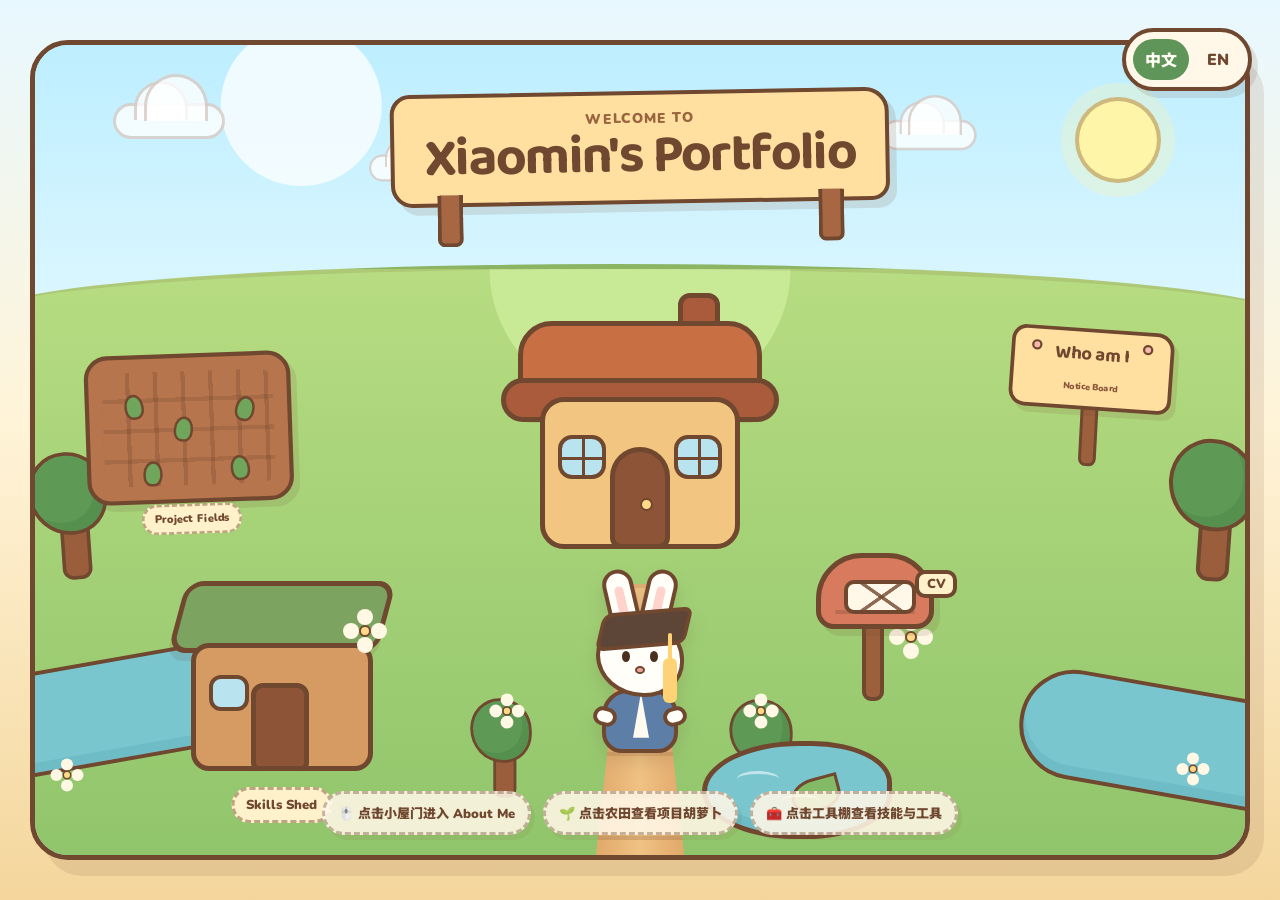
<file: index.html>
<!DOCTYPE html>
<html lang="zh-CN">
<head>
  <meta charset="UTF-8" />
  <meta name="viewport" content="width=device-width, initial-scale=1.0" />
  <title>Xiaomin's Portfolio Farm</title>
  <meta name="description" content="Xiaomin's cozy 2D hand-drawn portfolio farm homepage." />
  <link rel="preconnect" href="https://fonts.googleapis.com">
  <link rel="preconnect" href="https://fonts.gstatic.com" crossorigin>
  <link href="https://fonts.googleapis.com/css2?family=Baloo+2:wght@600;700;800&family=Nunito:wght@600;700;800;900;1000&family=Noto+Sans+SC:wght@500;700;900&display=swap" rel="stylesheet">
  <link rel="stylesheet" href="style.css" />
</head>

<body class="home-page">
  <div class="global-lang-toggle" aria-label="Language switcher">
    <button class="global-lang-btn active" type="button" data-lang="zh" data-i18n-site="lang.zh">中文</button>
    <button class="global-lang-btn" type="button" data-lang="en" data-i18n-site="lang.en">EN</button>
  </div>

  <main class="home-map" id="top">
    <section class="farm-map-card" aria-label="Xiaomin's portfolio farm map">
      <div class="sky">
        <span class="sun"></span>
        <span class="cloud cloud-1"></span>
        <span class="cloud cloud-2"></span>
        <span class="cloud cloud-3"></span>
      </div>

      <div class="welcome-sign">
        <p data-i18n-site="home.welcome.p">Welcome to</p>
        <h1 data-i18n-site="home.welcome.h1">Xiaomin's Portfolio</h1>
      </div>

      <div class="map-ground">
        <div class="river river-left"></div>
        <div class="river river-right"></div>

        <!-- Main cottage -->
        <a class="cottage-zone hotspot" href="about.html" aria-label="Enter About Me cottage">
          <span class="hover-label" data-i18n-site="home.cottage.hover">Enter the cottage · About Me</span>
          <span class="cottage-roof"></span>
          <span class="cottage-body"></span>
          <span class="cottage-door"></span>
          <span class="cottage-window cottage-window-left"></span>
          <span class="cottage-window cottage-window-right"></span>
          <span class="chimney"></span>
        </a>

        <!-- Interactive mailbox: resume download + email -->
        <div class="home-mailbox hotspot" aria-label="Mailbox contact actions">
          <span class="hover-label mailbox-hover" data-i18n-site="home.mailbox.hover">Contact Mailbox</span>
          <span class="mailbox-post"></span>
          <span class="mailbox-box">
            <span class="mailbox-flag">CV</span>
            <span class="mailbox-door"></span>
          </span>
          <div class="mailbox-menu" aria-label="Mailbox actions">
            <!-- Replace "xiaomin-resume.pdf" with your real resume file name later.
                 Put the resume PDF in the same folder as index.html. -->
            <a href="Resume.pdf" download data-i18n-site="home.resume">📄 下载简历</a>
            <a href="mailto:15924306583@163.com" data-i18n-site="home.email">✉️ 给我发邮件</a>
          </div>
        </div>

        <!-- Bunny -->
        <div class="graduate-bunny home-bunny" aria-hidden="true" data-greeting="Hi, I'm Xiaomin">
          <span class="bunny-ear left"></span>
          <span class="bunny-ear right"></span>
          <span class="bunny-cap"></span>
          <span class="bunny-head"></span>
          <span class="bunny-eye left"></span>
          <span class="bunny-eye right"></span>
          <span class="bunny-nose"></span>
          <span class="bunny-body"></span>
          <span class="bunny-paw left"></span>
          <span class="bunny-paw right"></span>
        </div>

        <!-- Paths -->
        <span class="main-path"></span>

        <!-- Interactive area: Project field -->
        <a class="field-zone hotspot" href="project-farm.html" aria-label="Enter Project Fields">
          <span class="hover-label" data-i18n-site="home.field.hover">Enter Project Fields</span>
          <span class="zone-title" data-i18n-site="home.field.title">Project Fields</span>
          <span class="field-row row-1"></span>
          <span class="field-row row-2"></span>
          <span class="field-row row-3"></span>
          <span class="crop crop-1"></span>
          <span class="crop crop-2"></span>
          <span class="crop crop-3"></span>
          <span class="crop crop-4"></span>
          <span class="crop crop-5"></span>
        </a>

        <!-- Interactive area: Quest board -->
        <a class="quest-board-zone hotspot who-board-zone" href="#quest-note" aria-label="Open Who am I introduction">
          <span class="hover-label who-hover"><strong data-i18n-site="home.who.hover.title">Who am I</strong><em data-i18n-site="home.who.hover.text">Quick intro about Xiaomin</em></span>
          <span class="board-post"></span>
          <span class="board-panel">
            <strong data-i18n-site="home.who.board.title">Who am I</strong>
            <em data-i18n-site="home.who.board.sub">Notice Board</em>
          </span>
          <span class="pin pin-1"></span>
          <span class="pin pin-2"></span>
        </a>

        <!-- Interactive area: Tool shed -->
        <a class="shed-zone hotspot skills-shed-link" href="skills.html" aria-label="Open Skills and Tools shed">
          <span class="hover-label skills-hover"><strong data-i18n-site="home.shed.hover.title">Skills & Tools</strong><em data-i18n-site="home.shed.hover.text">Data · Research · AI · Design · Operations · Communication</em></span>
          <span class="shed-roof"></span>
          <span class="shed-body"></span>
          <span class="shed-door"></span>
          <span class="shed-window"></span>
          <span class="zone-title" data-i18n-site="home.shed.title">Skills Shed</span>
        </a>

        <!-- Decorations -->
        <span class="tree tree-1"><i></i></span>
        <span class="tree tree-2"><i></i></span>
        <span class="tree tree-3"><i></i></span>
        <span class="tree tree-4"><i></i></span>

        <span class="flower flower-1"></span>
        <span class="flower flower-2"></span>
        <span class="flower flower-3"></span>
        <span class="flower flower-4"></span>
        <span class="flower flower-5"></span>
        <span class="flower flower-6"></span>

        <span class="pond">
          <i class="lily"></i>
          <i class="ripple ripple-1"></i>
          <i class="ripple ripple-2"></i>
        </span>
      </div>

      <div class="map-hint">
        <span data-i18n-site="home.mapHint.1">🖱️ Click the cottage door to enter About Me</span>
        <span data-i18n-site="home.mapHint.2">🌱 Click the field to view project carrots</span><span data-i18n-site="home.mapHint.3">🧰 Click the shed to view skills & tools</span>
      </div>
    </section>

    <!-- CSS-only click panels for homepage placeholders -->
    <aside class="map-note-panel who-am-i-panel" id="quest-note">
      <a class="close-note" href="#top" aria-label="Close">×</a>
      <h2 data-i18n-site="home.who.title">💻 我是谁 / Who I Am</h2>
      <p data-i18n-site="home.who.p1">
        我是 Xiaomin，拥有 Finance 与 Business Analytics 的学习背景。
        我对数据洞察、用户需求、AI工具、品牌表达和网页设计很感兴趣。
        我喜欢把复杂的信息整理成清晰、有逻辑、也有视觉记忆点的内容。
      </p>
      <p data-i18n-site="home.who.p2">
        我喜欢将人工智能作为创意与分析的合作伙伴：无论是拆解商业难题、构思视觉方向、规划作品集页面，还是将创意转化为实际成果。
      </p>
      <div class="who-tags">
        <span data-i18n-site="home.tag.ba">Business Analytics</span>
        <span data-i18n-site="home.tag.ai">AI-assisted Design</span>
        <span data-i18n-site="home.tag.user">User Insight</span>
        <span data-i18n-site="home.tag.story">Data Storytelling</span>
      </div>
    </aside>
  </main>

  <script>
    const globalTranslations = {
      zh: {
        "home.welcome.p": "Welcome to",
        "home.welcome.h1": "Xiaomin's Portfolio",
        "home.mapHint.1": "🖱️ 点击小屋门进入 About Me",
        "home.mapHint.2": "🌱 点击农田查看项目胡萝卜",
        "home.mapHint.3": "🧰 点击工具棚查看技能与工具",
        "home.who.title": "💻 我是谁 / Who I Am",
        "home.who.p1": "我是 Xiaomin，拥有 Finance 与 Business Analytics 的学习背景。我对数据洞察、用户需求、AI工具、品牌表达和网页设计很感兴趣。我喜欢把复杂的信息整理成清晰、有逻辑、也有视觉记忆点的内容。",
        "home.who.p2": "我乐于将人工智能作为创意与分析的合作伙伴：无论是拆解商业难题、构思视觉方向、规划作品集页面，还是将创意转化为实际成果。",
        "about.board": "About Me",
        "about.hint1": "💻 点击电脑：查看个人介绍",
        "about.hint2": "🖼️ 点击毕业照：查看毕业服兔兔",
        "about.popup.title": "💻 我的个人介绍",
        "about.step1.title": "背景经历",
        "about.step1.text": "我拥有金融与商业分析的学习背景，对数据、商业洞察、用户需求和新兴技术都很感兴趣。过去几年在英国的学习经历，让我逐渐形成了更开放的视角，也更习惯从不同文化和行业中观察问题。",
        "about.step2.title": "我的工作方式",
        "about.step2.text": "我喜欢把复杂的信息整理成清晰的结构，也享受从一个想法出发，把它变成可落地的方案。无论是做商业分析、品牌页面、AI 应用案例，还是研究一个新的行业，我都希望自己是真的理解背后的逻辑和价值。",
        "about.step3.title": "兴趣与观察",
        "about.step3.text": "在生活中，我喜欢旅行、阅读和拼图，也持续关注动漫、网文和内容行业。这些兴趣让我保持好奇心，也训练我观察人与故事、产品和市场之间关系的能力。",
        "about.core.title": "📚 核心优势 / Core Strengths",
        "about.core1.title": "商业分析",
        "about.core1.text": "能够将商业问题拆解为结构化分析，并形成清晰的建议。",
        "about.core2.title": "AI 应用",
        "about.core2.text": "长期使用 AI 工具进行创意构思、文案写作和视觉方向。",
        "about.core3.title": "用户洞察",
        "about.core3.text": "关注用户在真实服务场景中如何感知信任、共情、清晰度和价值。",
        "about.core4.title": "沟通表达",
        "about.core4.text": "能够把复杂概念转化为清楚、友好、有视觉叙事感的内容。",
        "about.grad.title": "🎓 Graduation Bunny",
        "skills.title": "技能与工具",
        "skills.lead": "这个页面像一个动森感工具棚：每一组技能都是一件工具，代表我在分析、研究、AI创作、内容设计、商业运营和沟通表达中的能力。",
        "projects.title": "Each carrot grows one project"
      },
      en: {
        "home.welcome.p": "Welcome to",
        "home.welcome.h1": "Xiaomin's Portfolio",
        "home.mapHint.1": "🖱️ Click the cottage door to enter About Me",
        "home.mapHint.2": "🌱 Click the field to view project carrots",
        "home.mapHint.3": "🧰 Click the shed to view skills & tools",
        "home.who.title": "💻 Who I Am",
        "home.who.p1": "I am Xiaomin, with an academic background in Finance and Business Analytics. I am interested in data insight, user needs, AI tools, brand expression and web design. I enjoy turning complex information into clear, logical and visually memorable content.",
        "home.who.p2": "I enjoy using AI as a creative and analytical partner: from breaking down business problems, generating visual directions, structuring portfolio pages, to turning ideas into clean HTML/CSS outputs.",
        "about.board": "About Me",
        "about.hint1": "💻 Click the computer: personal introduction",
        "about.hint2": "🖼️ Click the graduation photo: graduation bunny",
        "about.popup.title": "💻 Personal Introduction",
        "about.step1.title": "Background",
        "about.step1.text": "I have a background in Finance and Business Analytics, and I am interested in data, business insight, user needs and emerging technologies. My years of study in the UK helped me develop a more open perspective and become more used to observing problems across different cultures and industries.",
        "about.step2.title": "How I Work",
        "about.step2.text": "I like organizing complex information into clear structures, and I enjoy turning an idea into a practical solution. Whether I am working on business analysis, brand pages, AI application cases or researching a new industry, I want to truly understand the logic and value behind it.",
        "about.step3.title": "Interests & Observation",
        "about.step3.text": "In daily life, I enjoy travelling, reading and puzzles, and I also follow anime, web novels and content industries. These interests keep me curious and train my ability to observe relationships between people, stories, products and markets.",
        "about.core.title": "📚 Core Strengths",
        "about.core1.title": "Business Analysis",
        "about.core1.text": "Able to break business problems into structured analysis and clear recommendations.",
        "about.core2.title": "AI Application",
        "about.core2.text": "Long-term use of AI tools for creative thinking, copywriting and visual direction.",
        "about.core3.title": "User Insight",
        "about.core3.text": "Focused on how users perceive trust, empathy, clarity and value in real service scenarios.",
        "about.core4.title": "Communication",
        "about.core4.text": "Able to turn complex concepts into clear, friendly and visually narrative content.",
        "about.grad.title": "🎓 Graduation Bunny",
        "skills.title": "Skills & Tools",
        "skills.lead": "This page works like a cozy tool shed: each skill group is a tool that represents my abilities in analysis, research, AI creation, content design, business operations and communication.",
        "projects.title": "Each carrot grows one project"
      }
    };

    function applyGlobalLang(lang) {
      document.documentElement.lang = lang === "zh" ? "zh-CN" : "en";
      localStorage.setItem("portfolioLanguage", lang);
      document.querySelectorAll("[data-i18n-global]").forEach((el) => {
        const key = el.getAttribute("data-i18n-global");
        if (globalTranslations[lang] && globalTranslations[lang][key]) {
          el.innerHTML = globalTranslations[lang][key];
        }
      });
      document.querySelectorAll(".global-lang-btn").forEach((btn) => {
        btn.classList.toggle("active", btn.dataset.lang === lang);
      });
    }

    document.querySelectorAll(".global-lang-btn").forEach((btn) => {
      btn.addEventListener("click", () => applyGlobalLang(btn.dataset.lang));
    });

    applyGlobalLang(localStorage.getItem("portfolioLanguage") || "zh");
  </script>

<script>
(function () {
  const siteTranslations = {
  "zh": {
    "lang.zh": "中文",
    "lang.en": "EN",
    "home.welcome.p": "Welcome to",
    "home.welcome.h1": "Xiaomin's Portfolio",
    "home.cottage.hover": "进入小屋 · About Me",
    "home.mailbox.hover": "Contact Mailbox",
    "home.resume": "📄 下载简历",
    "home.email": "✉️ 给我发邮件",
    "home.bunny.greeting": "Hi, I'm Xiaomin",
    "home.who.hover.title": "Who am I",
    "home.who.hover.text": "Quick intro about Xiaomin",
    "home.who.board.title": "Who am I",
    "home.who.board.sub": "Notice Board",
    "home.field.title": "Project Fields",
    "home.field.hover": "Enter Project Fields",
    "home.shed.title": "Skills Shed",
    "home.shed.hover.title": "Skills & Tools",
    "home.shed.hover.text": "Data · Research · AI · Design · Operations · Communication",
    "home.mapHint.1": "🖱️ 点击小屋门进入 About Me",
    "home.mapHint.2": "🌱 点击农田查看项目胡萝卜",
    "home.mapHint.3": "🧰 点击工具棚查看技能与工具",
    "home.who.title": "💻 我是谁 / Who I Am",
    "home.who.p1": "我是 Xiaomin，拥有 Finance 与 Business Analytics 的学习背景。我对数据洞察、用户需求、AI工具、品牌表达和网页设计很感兴趣。我喜欢把复杂的信息整理成清晰、有逻辑、也有视觉记忆点的内容。",
    "home.who.p2": "我乐于将人工智能作为创意与分析的合作伙伴：无论是拆解商业难题、构思视觉方向、规划作品集页面，还是将创意转化为实际成果。",
    "home.tag.ba": "Business Analytics",
    "home.tag.ai": "AI-assisted Design",
    "home.tag.user": "User Insight",
    "home.tag.story": "Data Storytelling",
    "about.entering": "Entering the cottage...",
    "about.board": "About Me",
    "about.bookshelf.hover": "Hover / Click Core Strengths",
    "about.sticky.title": "Notes",
    "about.click.frame": "Click the frame",
    "about.click.computer": "Click the computer",
    "about.screen": "Hello!",
    "about.hint1": "💻 点击电脑：查看个人介绍",
    "about.hint2": "🖼️ 点击毕业照：查看毕业服兔兔",
    "about.popup.title": "💻 我的个人介绍",
    "about.step1.title": "背景经历",
    "about.step1.text": "我拥有金融与商业分析的学习背景，对数据、商业洞察、用户需求和新兴技术都很感兴趣。过去几年在英国的学习经历，让我逐渐形成了更开放的视角，也更习惯从不同文化和行业中观察问题。",
    "about.step2.title": "我的工作方式",
    "about.step2.text": "我喜欢把复杂的信息整理成清晰的结构，也享受从一个想法出发，把它变成可落地的方案。无论是做商业分析、品牌页面、AI 应用案例，还是研究一个新的行业，我都希望自己是真的理解背后的逻辑和价值。",
    "about.step3.title": "兴趣与观察",
    "about.step3.text": "在生活中，我喜欢旅行、阅读和拼图，也持续关注动漫、网文和内容行业。这些兴趣让我保持好奇心，也训练我观察人与故事、产品和市场之间关系的能力。",
    "about.core.title": "📚 核心优势 / Core Strengths",
    "about.core1.title": "商业分析",
    "about.core1.text": "能够将商业问题拆解为结构化分析，并形成清晰的建议。",
    "about.core2.title": "AI 应用",
    "about.core2.text": "长期使用 AI 工具进行创意构思、文案写作和视觉方向。",
    "about.core3.title": "用户洞察",
    "about.core3.text": "关注用户在真实服务场景中如何感知信任、共情、清晰度和价值。",
    "about.core4.title": "沟通表达",
    "about.core4.text": "能够把复杂概念转化为清楚、友好、有视觉叙事感的内容。",
    "about.grad.title": "🎓 Graduation Bunny",
    "about.grad.caption": "这张毕业照延续了网站里兔兔主角的风格，并把 University of Bristol 和 The University of Manchester 放进了同一个温暖的校园场景里。",
    "skills.board": "Skills",
    "skills.eyebrow": "Tool Shed · Skills & Tools",
    "skills.title": "技能与工具",
    "skills.lead": "这个页面像一个动森感工具棚：每一组技能都是一件工具，代表我在分析、研究、AI创作、内容设计、商业运营和沟通表达中的能力。",
    "skills.data.title": "数据分析",
    "skills.data.1": "R, Python, Excel, Microsoft Office",
    "skills.data.2": "Regression Analysis",
    "skills.data.3": "Marketing Analytics",
    "skills.research.title": "研究能力",
    "skills.research.1": "Qualitative Interviews",
    "skills.research.2": "Thematic Analysis",
    "skills.research.3": "User Insight",
    "skills.research.4": "Market Research",
    "skills.ai.title": "AI 与创作",
    "skills.ai.1": "ChatGPT",
    "skills.ai.2": "AI-assisted Writing",
    "skills.ai.3": "AI Image Editing",
    "skills.ai.4": "AI Website Generation",
    "skills.design.title": "内容与设计",
    "skills.design.1": "Canva",
    "skills.design.2": "PowerPoint",
    "skills.design.3": "Website Layout",
    "skills.business.title": "商业与运营",
    "skills.business.1": "Supplier Communication",
    "skills.business.2": "Marketing Analysis",
    "skills.business.3": "Operations Awareness",
    "skills.comm.title": "沟通表达",
    "skills.comm.1": "Writing Skills",
    "skills.comm.2": "Project Storytelling",
    "skills.comm.3": "Presentation Design",
    "skills.comm.4": "Cross-cultural Communication",
    "skills.note.title": "How I use these tools",
    "skills.note.text": "我更关注工具背后的应用场景：用数据理解问题，用研究发现需求，用 AI 提高表达效率，再用设计和沟通把复杂内容变成清晰、可展示、可落地的作品。",
    "pf.board": "Project Fields",
    "pf.sign.p": "Pick a carrot",
    "pf.sign.h1": "Each carrot grows one project",
    "pf.project.1.title": "猫主粮品类视觉策略设计项目",
    "pf.project.1.desc": "将价格带、目标人群、购买痛点和卖点优先级转化为 AI 辅助视觉方案。",
    "pf.project.2.title": "Healthcare AI Response Research",
    "pf.project.2.desc": "毕业论文项目：比较人工回复与 ChatGPT 回复在医疗差评中的感知差异。",
    "pf.project.3.title": "简谟生物品牌矩阵与宠物食品市场竞争分析项目",
    "pf.project.3.desc": "拆解简谟生物多品牌矩阵、诚实一口主品牌定位、竞品格局与信任风险。",
    "pf.project.4.title": "NGS 实验室流程仿真项目",
    "pf.project.4.desc": "使用离散事件仿真分析 NGS 实验室流程瓶颈，并测试周转时间优化方案。",
    "pf.corner": "<strong>Hover</strong> 看简介 · <strong>Click</strong> 进入详情页",
    "health.board": "Project",
    "health.kicker": "Xiaomin's Project Carrot",
    "health.title": "Healthcare AI Response Research",
    "health.subtitle": "围绕医疗差评回复展开的毕业论文项目，比较人工回复与 ChatGPT 回复在同一场景下的用户感知差异。",
    "health.brief.title": "Project Brief",
    "health.brief": "项目研究英国医疗服务场景下，消费者如何看待人工撰写与 ChatGPT 生成的负面评论管理回复。研究关注共情、语气、可信度、语言线索和 AI 接受度。",
    "health.role.title": "My Role",
    "health.role": "我设计访谈问题、整理场景材料、进行半结构化访谈，并通过主题分析提炼关键发现。",
    "health.output.title": "Final Output",
    "health.output": "毕业论文研究框架、访谈分析、主题发现和对医疗服务回复策略的建议。",
    "health.process.title": "Process",
    "health.process.1": "确定医疗负面评论与管理回复的研究场景。",
    "health.process.2": "设计人工回复与 AI 回复的盲测比较。",
    "health.process.3": "围绕 empathy、tone、credibility、preference 进行编码。",
    "health.process.4": "总结用户对 AI 辅助回复的接受条件。",
    "health.insights.title": "Key Insights",
    "health.insights.1": "AI 回复常被认为更温暖，但也容易被质疑模板化。",
    "health.insights.2": "人工回复如果解释清楚原因和行动，会带来更强可信度。",
    "health.insights.3": "医疗服务场景中，AI 更适合作为草稿工具，需要人工审核。",
    "health.reflection.title": "Reflection",
    "health.reflection": "这个项目体现了我将 AI 议题、用户感知和服务管理结合起来分析的能力，也展示了我对定性研究和用户洞察的兴趣。",
    "health.back.field": "Back to Project Field",
    "health.back.home": "Back to Farm Home"
  },
  "en": {
    "lang.zh": "中文",
    "lang.en": "EN",
    "home.welcome.p": "Welcome to",
    "home.welcome.h1": "Xiaomin's Portfolio",
    "home.cottage.hover": "Enter the cottage · About Me",
    "home.mailbox.hover": "Contact Mailbox",
    "home.resume": "📄 Download Resume",
    "home.email": "✉️ Email Me",
    "home.bunny.greeting": "Hi, I'm Xiaomin",
    "home.who.hover.title": "Who am I",
    "home.who.hover.text": "Quick intro about Xiaomin",
    "home.who.board.title": "Who am I",
    "home.who.board.sub": "Notice Board",
    "home.field.title": "Project Fields",
    "home.field.hover": "Enter Project Fields",
    "home.shed.title": "Skills Shed",
    "home.shed.hover.title": "Skills & Tools",
    "home.shed.hover.text": "Data · Research · AI · Design · Operations · Communication",
    "home.mapHint.1": "🖱️ Click the cottage door to enter About Me",
    "home.mapHint.2": "🌱 Click the field to view project carrots",
    "home.mapHint.3": "🧰 Click the shed to view skills & tools",
    "home.who.title": "💻 Who I Am",
    "home.who.p1": "I am Xiaomin, with an academic background in Finance and Business Analytics. I am interested in data insight, user needs, AI tools, brand expression and web design. I enjoy turning complex information into clear, logical and visually memorable content.",
    "home.who.p2": "I enjoy using AI as a creative and analytical partner: from breaking down business problems, generating visual directions, structuring portfolio pages, to turning ideas into clean HTML/CSS outputs.",
    "home.tag.ba": "Business Analytics",
    "home.tag.ai": "AI-assisted Design",
    "home.tag.user": "User Insight",
    "home.tag.story": "Data Storytelling",
    "about.entering": "Entering the cottage...",
    "about.board": "About Me",
    "about.bookshelf.hover": "Hover / Click Core Strengths",
    "about.sticky.title": "Notes",
    "about.click.frame": "Click the frame",
    "about.click.computer": "Click the computer",
    "about.screen": "Hello!",
    "about.hint1": "💻 Click the computer: personal introduction",
    "about.hint2": "🖼️ Click the graduation photo: graduation bunny",
    "about.popup.title": "💻 Personal Introduction",
    "about.step1.title": "Background",
    "about.step1.text": "I have a background in Finance and Business Analytics, and I am interested in data, business insight, user needs and emerging technologies. My years of study in the UK helped me develop a more open perspective and become more used to observing problems across different cultures and industries.",
    "about.step2.title": "How I Work",
    "about.step2.text": "I like organizing complex information into clear structures, and I enjoy turning an idea into a practical solution. Whether I am working on business analysis, brand pages, AI application cases or researching a new industry, I want to truly understand the logic and value behind it.",
    "about.step3.title": "Interests & Observation",
    "about.step3.text": "In daily life, I enjoy travelling, reading and puzzles, and I also follow anime, web novels and content industries. These interests keep me curious and train my ability to observe relationships between people, stories, products and markets.",
    "about.core.title": "📚 Core Strengths",
    "about.core1.title": "Business Analysis",
    "about.core1.text": "Able to break business problems into structured analysis and clear recommendations.",
    "about.core2.title": "AI Application",
    "about.core2.text": "Long-term use of AI tools for creative thinking, copywriting and visual direction.",
    "about.core3.title": "User Insight",
    "about.core3.text": "Focused on how users perceive trust, empathy, clarity and value in real service scenarios.",
    "about.core4.title": "Communication",
    "about.core4.text": "Able to turn complex concepts into clear, friendly and visually narrative content.",
    "about.grad.title": "🎓 Graduation Bunny",
    "about.grad.caption": "This graduation photo keeps the same bunny character style as the website and places both the University of Bristol and The University of Manchester in one warm campus scene.",
    "skills.board": "Skills",
    "skills.eyebrow": "Tool Shed · Skills & Tools",
    "skills.title": "Skills & Tools",
    "skills.lead": "This page works like a cozy tool shed: each skill group is a tool that represents my abilities in analysis, research, AI creation, content design, business operations and communication.",
    "skills.data.title": "Data Analysis",
    "skills.data.1": "R, Python, Excel, Microsoft Office",
    "skills.data.2": "Regression Analysis",
    "skills.data.3": "Marketing Analytics",
    "skills.research.title": "Research Skills",
    "skills.research.1": "Qualitative Interviews",
    "skills.research.2": "Thematic Analysis",
    "skills.research.3": "User Insight",
    "skills.research.4": "Market Research",
    "skills.ai.title": "AI & Creation",
    "skills.ai.1": "ChatGPT",
    "skills.ai.2": "AI-assisted Writing",
    "skills.ai.3": "AI Image Editing",
    "skills.ai.4": "AI Website Generation",
    "skills.design.title": "Content & Design",
    "skills.design.1": "Canva",
    "skills.design.2": "PowerPoint",
    "skills.design.3": "Website Layout",
    "skills.business.title": "Business & Operations",
    "skills.business.1": "Supplier Communication",
    "skills.business.2": "Marketing Analysis",
    "skills.business.3": "Operations Awareness",
    "skills.comm.title": "Communication",
    "skills.comm.1": "Writing Skills",
    "skills.comm.2": "Project Storytelling",
    "skills.comm.3": "Presentation Design",
    "skills.comm.4": "Cross-cultural Communication",
    "skills.note.title": "How I use these tools",
    "skills.note.text": "I care more about how tools are used in real scenarios: using data to understand problems, research to discover needs, AI to improve expression efficiency, and design plus communication to turn complex content into clear, presentable and practical work.",
    "pf.board": "Project Fields",
    "pf.sign.p": "Pick a carrot",
    "pf.sign.h1": "Each carrot grows one project",
    "pf.project.1.title": "Cat Food Visual Strategy",
    "pf.project.1.desc": "Translating price tiers, target users, purchase concerns and selling-point priorities into AI-assisted visual concepts.",
    "pf.project.2.title": "Healthcare AI Response Research",
    "pf.project.2.desc": "A dissertation project comparing human-written and ChatGPT-generated responses to negative healthcare reviews.",
    "pf.project.3.title": "Jianmo Bio Brand Matrix & Pet Food Market Analysis",
    "pf.project.3.desc": "Analyzing Jianmo Bio’s multi-brand portfolio, Honest Bite’s core positioning, competitors and trust risks.",
    "pf.project.4.title": "NGS Laboratory Workflow Simulation",
    "pf.project.4.desc": "Using discrete-event simulation to identify bottlenecks in an NGS laboratory workflow and test turnaround-time improvements.",
    "pf.corner": "<strong>Hover</strong> for preview · <strong>Click</strong> for details",
    "health.board": "Project",
    "health.kicker": "Xiaomin's Project Carrot",
    "health.title": "Healthcare AI Response Research",
    "health.subtitle": "A dissertation project comparing how people perceive human-written and ChatGPT-generated responses to negative healthcare reviews.",
    "health.brief.title": "Project Brief",
    "health.brief": "This project studies how consumers perceive human-written and ChatGPT-generated managerial responses to negative online reviews in UK healthcare. It focuses on empathy, tone, credibility, language cues and acceptance of AI use.",
    "health.role.title": "My Role",
    "health.role": "I designed interview questions, prepared response scenarios, conducted semi-structured interviews and used thematic analysis to develop key findings.",
    "health.output.title": "Final Output",
    "health.output": "A dissertation research framework, interview analysis, thematic findings and practical recommendations for healthcare service recovery responses.",
    "health.process.title": "Process",
    "health.process.1": "Defined the healthcare negative-review and managerial-response scenario.",
    "health.process.2": "Designed a blind comparison between human-written and AI-generated responses.",
    "health.process.3": "Coded themes around empathy, tone, credibility and preference.",
    "health.process.4": "Summarized the conditions under which users accept AI-assisted responses.",
    "health.insights.title": "Key Insights",
    "health.insights.1": "AI responses were often perceived as warmer, but could also feel templated.",
    "health.insights.2": "Human responses gained credibility when they explained reasons and concrete actions clearly.",
    "health.insights.3": "In healthcare service recovery, AI is more suitable as a drafting tool with human review.",
    "health.reflection.title": "Reflection",
    "health.reflection": "This project demonstrates my ability to connect AI, user perception and service management, while also showing my interest in qualitative research and user insight.",
    "health.back.field": "Back to Project Field",
    "health.back.home": "Back to Farm Home"
  }
};

  function translateByAttr(selector, lang, dictionary) {
    if (!dictionary || !dictionary[lang]) return;
    document.querySelectorAll(selector).forEach((el) => {
      const key = el.getAttribute(selector.slice(1, -1).split('=')[0]);
      if (key && Object.prototype.hasOwnProperty.call(dictionary[lang], key)) {
        el.innerHTML = dictionary[lang][key];
      }
    });
  }

  function setActiveButtons(lang) {
    document.querySelectorAll('.global-lang-btn, .cat-lang-btn, .case-lang-btn').forEach((btn) => {
      btn.classList.toggle('active', btn.dataset.lang === lang);
    });
  }

  window.setPortfolioLanguage = function(lang) {
    lang = lang === 'en' ? 'en' : 'zh';
    document.documentElement.lang = lang === 'zh' ? 'zh-CN' : 'en';
    localStorage.setItem('portfolioLanguage', lang);

    // 1) Unified site-level translations added for all pages.
    document.querySelectorAll('[data-i18n-site]').forEach((el) => {
      const key = el.getAttribute('data-i18n-site');
      if (siteTranslations[lang] && siteTranslations[lang][key]) el.innerHTML = siteTranslations[lang][key];
    });

    // 2) Older global translations that already existed on earlier pages.
    try {
      if (typeof globalTranslations !== 'undefined' && globalTranslations[lang]) {
        document.querySelectorAll('[data-i18n-global]').forEach((el) => {
          const key = el.getAttribute('data-i18n-global');
          if (globalTranslations[lang][key]) el.innerHTML = globalTranslations[lang][key];
        });
      }
    } catch (e) {}

    // 3) Existing project-page translations, e.g. cat food / Jianmo / NGS pages.
    try {
      if (typeof translations !== 'undefined' && translations[lang]) {
        document.querySelectorAll('[data-i18n]').forEach((el) => {
          const key = el.getAttribute('data-i18n');
          if (translations[lang][key]) el.innerHTML = translations[lang][key];
        });
      }
    } catch (e) {}

    setActiveButtons(lang);
  };

  document.querySelectorAll('.global-lang-btn, .cat-lang-btn, .case-lang-btn').forEach((btn) => {
    btn.addEventListener('click', (event) => {
      event.preventDefault();
      window.setPortfolioLanguage(btn.dataset.lang);
    });
  });

  window.setPortfolioLanguage(localStorage.getItem('portfolioLanguage') || 'zh');
})();

document.querySelector('.home-mailbox').addEventListener('click', function(){
  this.querySelector('.mailbox-menu').classList.toggle('visible');
});

</script>

</body>
</html>
</file>
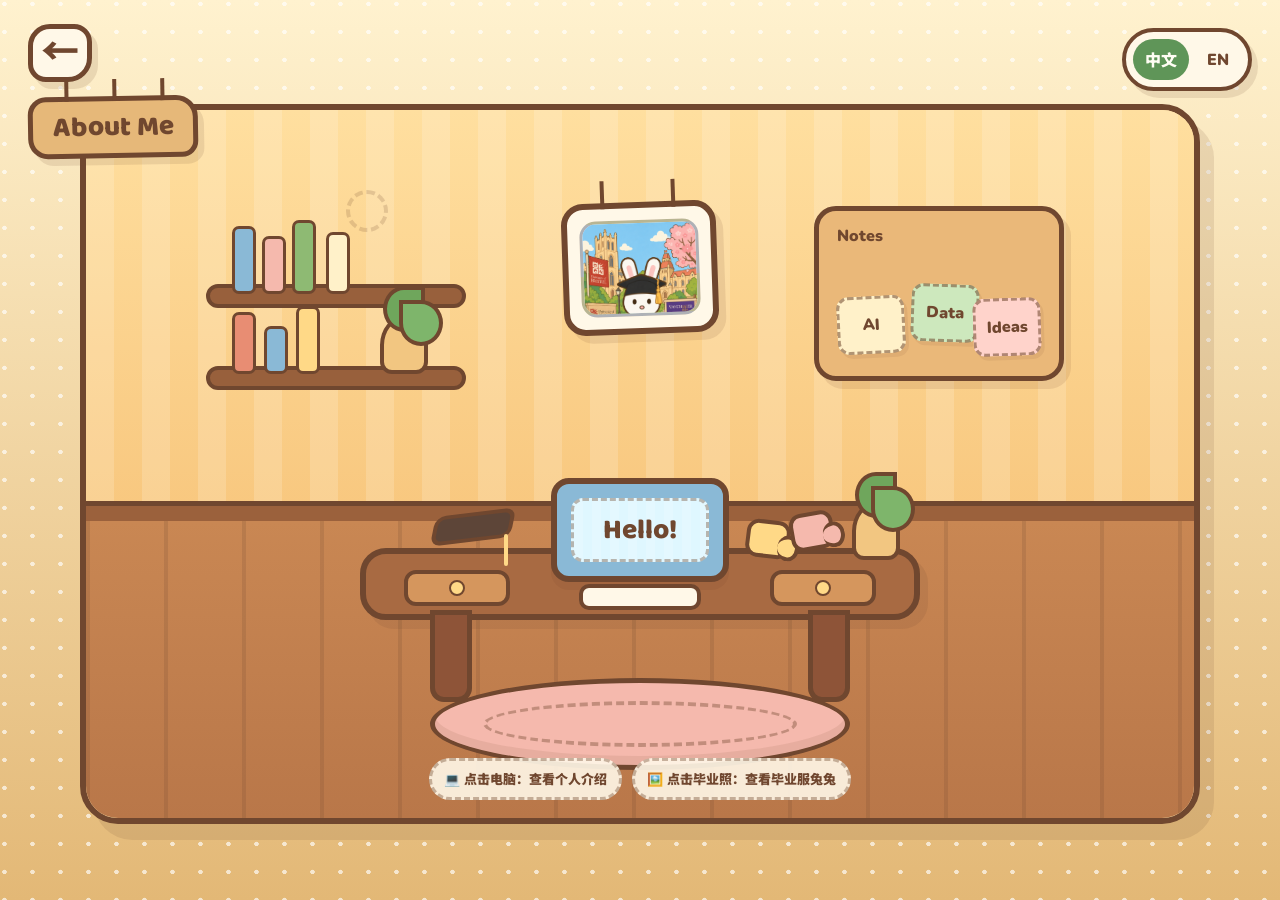
<file: about.html>
<!DOCTYPE html>
<html lang="zh-CN">
<head>
  <meta charset="UTF-8" />
  <meta name="viewport" content="width=device-width, initial-scale=1.0" />
  <title>About Me · Xiaomin's Cottage</title>
  <meta name="description" content="About Me cottage interior page for Xiaomin's portfolio." />
  <link rel="preconnect" href="https://fonts.googleapis.com">
  <link rel="preconnect" href="https://fonts.gstatic.com" crossorigin>
  <link href="https://fonts.googleapis.com/css2?family=Baloo+2:wght@600;700;800&family=Nunito:wght@600;700;800;900;1000&family=Noto+Sans+SC:wght@500;700;900&display=swap" rel="stylesheet">
  <link rel="stylesheet" href="style.css" />
</head>

<body class="about-page">
  <div class="enter-animation" aria-hidden="true">
    <div class="outside-cottage">
      <span class="outside-roof"></span>
      <span class="outside-body"></span>
      <span class="outside-door"></span>
    </div>
    <p data-i18n-site="about.entering">Entering the cottage...</p>
  </div>

  <div class="global-lang-toggle" aria-label="Language switcher">
    <button class="global-lang-btn active" type="button" data-lang="zh" data-i18n-site="lang.zh">中文</button>
    <button class="global-lang-btn" type="button" data-lang="en" data-i18n-site="lang.en">EN</button>
  </div>

  <main class="cottage-interior" id="room">
    <a class="cartoon-back" href="index.html" aria-label="Back to farm map">
      <span>←</span>
    </a>

    <div class="page-board">
      <span data-i18n-site="about.board">About Me</span>
    </div>

    <section class="room-scene" aria-label="About Me cottage room">
      <div class="wall">
        <span class="wall-pattern pattern-1"></span>
        <span class="wall-pattern pattern-2"></span>
      </div>

      <div class="floor"></div>

      <!-- Book shelf -->
      <a class="bookshelf clickable-bookshelf" href="#core-strengths" aria-label="Open core strengths">
        <span class="click-label bookshelf-label" data-i18n-site="about.bookshelf.hover">Hover / Click Core Strengths</span>
        <span class="shelf-plank top"></span>
        <span class="shelf-plank bottom"></span>
        <span class="book b1"></span>
        <span class="book b2"></span>
        <span class="book b3"></span>
        <span class="book b4"></span>
        <span class="book b5"></span>
        <span class="book b6"></span>
        <span class="book b7"></span>
        <span class="tiny-plant shelf-plant"><i></i></span>
      </a>

      <!-- Sticky notes -->
      <div class="sticky-board">
        <span class="sticky-title" data-i18n-site="about.sticky.title">Notes</span>
        <span class="sticky sticky-1">AI</span>
        <span class="sticky sticky-2">Data</span>
        <span class="sticky sticky-3">Ideas</span>
      </div>

      <!-- Clickable graduation photo frame -->
      <a class="grad-frame clickable-object" href="#bunny-frame" aria-label="Open graduation bunny frame">
        <span class="click-label" data-i18n-site="about.click.frame">Click the frame</span>
        <span class="frame-inner photo-frame-inner">
          <img src="graduation-bunny-campus.png" alt="Graduation bunny with University of Bristol and The University of Manchester signs" />
        </span>
      </a>

      <!-- Desk -->
      <div class="wood-desk">
        <span class="desk-top"></span>
        <span class="desk-leg left"></span>
        <span class="desk-leg right"></span>
        <span class="desk-drawer drawer-1"></span>
        <span class="desk-drawer drawer-2"></span>

        <!-- Clickable computer -->
        <a class="computer clickable-object" href="#who-am-i" aria-label="Open personal introduction">
          <span class="click-label" data-i18n-site="about.click.computer">Click the computer</span>
          <span class="screen">
            <em data-i18n-site="about.screen">Hello!</em>
          </span>
          <span class="keyboard"></span>
        </a>

        <span class="desk-grad-cap"></span>
        <span class="puzzle-piece piece-1"></span>
        <span class="puzzle-piece piece-2"></span>
        <span class="desk-plant"><i></i></span>
      </div>

      <div class="rug">
        <span></span>
      </div>

      <div class="room-hint">
        <span data-i18n-site="about.hint1">💻 点击电脑：查看个人介绍</span>
        <span data-i18n-site="about.hint2">🖼️ 点击毕业照：查看毕业服兔兔</span>
      </div>
    </section>


    <!-- Bookshelf panel -->
    <aside class="room-popup core-strengths-popup" id="core-strengths">
      <a class="close-room-popup" href="#room" aria-label="Close">×</a>
      <h2 data-i18n-site="about.core.title">📚 核心优势 / Core Strengths</h2>

      <div class="core-strength-grid">
        <article class="core-card">
          <span class="core-number">01</span>
          <h3 data-i18n-site="about.core1.title">商业分析</h3>
          <p data-i18n-site="about.core1.text">能够将商业问题拆解为结构化分析，并形成清晰的建议。</p>
        </article>

        <article class="core-card">
          <span class="core-number">02</span>
          <h3 data-i18n-site="about.core2.title">AI 应用</h3>
          <p data-i18n-site="about.core2.text">长期使用 AI 工具进行创意构思、文案写作和视觉方向。</p>
        </article>

        <article class="core-card">
          <span class="core-number">03</span>
          <h3 data-i18n-site="about.core3.title">用户洞察</h3>
          <p data-i18n-site="about.core3.text">关注用户在真实服务场景中如何感知信任、共情、清晰度和价值。</p>
        </article>

        <article class="core-card">
          <span class="core-number">04</span>
          <h3 data-i18n-site="about.core4.title">沟通表达</h3>
          <p data-i18n-site="about.core4.text">能够把复杂概念转化为清楚、友好、有视觉叙事感的内容。</p>
        </article>
      </div>
    </aside>

    <!-- Computer panel -->
    <aside class="room-popup personal-intro-popup" id="who-am-i">
      <a class="close-room-popup" href="#room" aria-label="Close">×</a>
      <h2 data-i18n-site="about.popup.title">💻 我的个人介绍</h2>

      <div class="intro-step-card">
        <span class="intro-number">01</span>
        <h3 data-i18n-site="about.step1.title">背景经历</h3>
        <p data-i18n-site="about.step1.text">
          我拥有金融与商业分析的学习背景，对数据、商业洞察、用户需求和新兴技术都很感兴趣。
          过去几年在英国的学习经历，让我逐渐形成了更开放的视角，也更习惯从不同文化和行业中观察问题。
        </p>
      </div>

      <div class="intro-step-card">
        <span class="intro-number">02</span>
        <h3 data-i18n-site="about.step2.title">我的工作方式</h3>
        <p data-i18n-site="about.step2.text">
          我喜欢把复杂的信息整理成清晰的结构，也享受从一个想法出发，把它变成可落地的方案。
          无论是做商业分析、品牌页面、AI 应用案例，还是研究一个新的行业，
          我都希望自己是真的理解背后的逻辑和价值。
        </p>
      </div>

      <div class="intro-step-card">
        <span class="intro-number">03</span>
        <h3 data-i18n-site="about.step3.title">兴趣与观察</h3>
        <p data-i18n-site="about.step3.text">
          在生活中，我喜欢旅行、阅读和拼图，也持续关注动漫、网文和内容行业。
          这些兴趣让我保持好奇心，也训练我观察人与故事、产品和市场之间关系的能力。
        </p>
      </div>
    </aside>

    <!-- Frame panel -->
    <aside class="room-popup bunny-popup" id="bunny-frame">
      <a class="close-room-popup" href="#room" aria-label="Close">×</a>
      <h2 data-i18n-site="about.grad.title">🎓 Graduation Bunny</h2>
      <div class="big-bunny-card photo-popup-card">
        <img class="popup-grad-photo" src="graduation-bunny-campus.png" alt="Graduation bunny with University of Bristol and The University of Manchester signs" />
      </div>
    </aside>
  </main>

  <script>
    const globalTranslations = {
      zh: {
        "home.welcome.p": "Welcome to",
        "home.welcome.h1": "Xiaomin's Portfolio",
        "home.mapHint.1": "🖱️ 点击小屋门进入 About Me",
        "home.mapHint.2": "🌱 点击农田查看项目胡萝卜",
        "home.mapHint.3": "🧰 点击工具棚查看技能与工具",
        "home.who.title": "💻 我是谁 / Who I Am",
        "home.who.p1": "我是 Xiaomin，拥有 Finance 与 Business Analytics 的学习背景。我对数据洞察、用户需求、AI工具、品牌表达和网页设计很感兴趣。我喜欢把复杂的信息整理成清晰、有逻辑、也有视觉记忆点的内容。",
        "home.who.p2": "I enjoy using AI as a creative and analytical partner: from breaking down business problems, generating visual directions, structuring portfolio pages, to turning ideas into clean HTML/CSS outputs.",
        "about.board": "About Me",
        "about.hint1": "💻 点击电脑：查看个人介绍",
        "about.hint2": "🖼️ 点击毕业照：查看毕业服兔兔",
        "about.popup.title": "💻 我的个人介绍",
        "about.step1.title": "背景经历",
        "about.step1.text": "我拥有金融与商业分析的学习背景，对数据、商业洞察、用户需求和新兴技术都很感兴趣。过去几年在英国的学习经历，让我逐渐形成了更开放的视角，也更习惯从不同文化和行业中观察问题。",
        "about.step2.title": "我的工作方式",
        "about.step2.text": "我喜欢把复杂的信息整理成清晰的结构，也享受从一个想法出发，把它变成可落地的方案。无论是做商业分析、品牌页面、AI 应用案例，还是研究一个新的行业，我都希望自己是真的理解背后的逻辑和价值。",
        "about.step3.title": "兴趣与观察",
        "about.step3.text": "在生活中，我喜欢旅行、阅读和拼图，也持续关注动漫、网文和内容行业。这些兴趣让我保持好奇心，也训练我观察人与故事、产品和市场之间关系的能力。",
        "about.core.title": "📚 核心优势 / Core Strengths",
        "about.core1.title": "商业分析",
        "about.core1.text": "能够将商业问题拆解为结构化分析，并形成清晰的建议。",
        "about.core2.title": "AI 应用",
        "about.core2.text": "长期使用 AI 工具进行创意构思、文案写作和视觉方向。",
        "about.core3.title": "用户洞察",
        "about.core3.text": "关注用户在真实服务场景中如何感知信任、共情、清晰度和价值。",
        "about.core4.title": "沟通表达",
        "about.core4.text": "能够把复杂概念转化为清楚、友好、有视觉叙事感的内容。",
        "about.grad.title": "🎓 Graduation Bunny",
        "skills.title": "技能与工具",
        "skills.lead": "这个页面像一个动森感工具棚：每一组技能都是一件工具，代表我在分析、研究、AI创作、内容设计、商业运营和沟通表达中的能力。",
        "projects.title": "Each carrot grows one project"
      },
      en: {
        "home.welcome.p": "Welcome to",
        "home.welcome.h1": "Xiaomin's Portfolio",
        "home.mapHint.1": "🖱️ Click the cottage door to enter About Me",
        "home.mapHint.2": "🌱 Click the field to view project carrots",
        "home.mapHint.3": "🧰 Click the shed to view skills & tools",
        "home.who.title": "💻 Who I Am",
        "home.who.p1": "I am Xiaomin, with an academic background in Finance and Business Analytics. I am interested in data insight, user needs, AI tools, brand expression and web design. I enjoy turning complex information into clear, logical and visually memorable content.",
        "home.who.p2": "I enjoy using AI as a creative and analytical partner: from breaking down business problems, generating visual directions, structuring portfolio pages, to turning ideas into clean HTML/CSS outputs.",
        "about.board": "About Me",
        "about.hint1": "💻 Click the computer: personal introduction",
        "about.hint2": "🖼️ Click the graduation photo: graduation bunny",
        "about.popup.title": "💻 Personal Introduction",
        "about.step1.title": "Background",
        "about.step1.text": "I have a background in Finance and Business Analytics, and I am interested in data, business insight, user needs and emerging technologies. My years of study in the UK helped me develop a more open perspective and become more used to observing problems across different cultures and industries.",
        "about.step2.title": "How I Work",
        "about.step2.text": "I like organizing complex information into clear structures, and I enjoy turning an idea into a practical solution. Whether I am working on business analysis, brand pages, AI application cases or researching a new industry, I want to truly understand the logic and value behind it.",
        "about.step3.title": "Interests & Observation",
        "about.step3.text": "In daily life, I enjoy travelling, reading and puzzles, and I also follow anime, web novels and content industries. These interests keep me curious and train my ability to observe relationships between people, stories, products and markets.",
        "about.core.title": "📚 Core Strengths",
        "about.core1.title": "Business Analysis",
        "about.core1.text": "Able to break business problems into structured analysis and clear recommendations.",
        "about.core2.title": "AI Application",
        "about.core2.text": "Long-term use of AI tools for creative thinking, copywriting and visual direction.",
        "about.core3.title": "User Insight",
        "about.core3.text": "Focused on how users perceive trust, empathy, clarity and value in real service scenarios.",
        "about.core4.title": "Communication",
        "about.core4.text": "Able to turn complex concepts into clear, friendly and visually narrative content.",
        "about.grad.title": "🎓 Graduation Bunny",
        "skills.title": "Skills & Tools",
        "skills.lead": "This page works like a cozy tool shed: each skill group is a tool that represents my abilities in analysis, research, AI creation, content design, business operations and communication.",
        "projects.title": "Each carrot grows one project"
      }
    };

    function applyGlobalLang(lang) {
      document.documentElement.lang = lang === "zh" ? "zh-CN" : "en";
      localStorage.setItem("portfolioLanguage", lang);
      document.querySelectorAll("[data-i18n-global]").forEach((el) => {
        const key = el.getAttribute("data-i18n-global");
        if (globalTranslations[lang] && globalTranslations[lang][key]) {
          el.innerHTML = globalTranslations[lang][key];
        }
      });
      document.querySelectorAll(".global-lang-btn").forEach((btn) => {
        btn.classList.toggle("active", btn.dataset.lang === lang);
      });
    }

    document.querySelectorAll(".global-lang-btn").forEach((btn) => {
      btn.addEventListener("click", () => applyGlobalLang(btn.dataset.lang));
    });

    applyGlobalLang(localStorage.getItem("portfolioLanguage") || "zh");
  </script>

<script>
(function () {
  const siteTranslations = {
  "zh": {
    "lang.zh": "中文",
    "lang.en": "EN",
    "home.welcome.p": "Welcome to",
    "home.welcome.h1": "Xiaomin's Portfolio",
    "home.cottage.hover": "进入小屋 · About Me",
    "home.mailbox.hover": "Contact Mailbox",
    "home.resume": "📄 下载简历",
    "home.email": "✉️ 给我发邮件",
    "home.bunny.greeting": "Hi, I'm Xiaomin",
    "home.who.hover.title": "Who am I",
    "home.who.hover.text": "Quick intro about Xiaomin",
    "home.who.board.title": "Who am I",
    "home.who.board.sub": "Notice Board",
    "home.field.title": "Project Fields",
    "home.field.hover": "Enter Project Fields",
    "home.shed.title": "Skills Shed",
    "home.shed.hover.title": "Skills & Tools",
    "home.shed.hover.text": "Data · Research · AI · Design · Operations · Communication",
    "home.mapHint.1": "🖱️ 点击小屋门进入 About Me",
    "home.mapHint.2": "🌱 点击农田查看项目胡萝卜",
    "home.mapHint.3": "🧰 点击工具棚查看技能与工具",
    "home.who.title": "💻 我是谁 / Who I Am",
    "home.who.p1": "我是 Xiaomin，拥有 Finance 与 Business Analytics 的学习背景。我对数据洞察、用户需求、AI工具、品牌表达和网页设计很感兴趣。我喜欢把复杂的信息整理成清晰、有逻辑、也有视觉记忆点的内容。",
    "home.who.p2": "I enjoy using AI as a creative and analytical partner: from breaking down business problems, generating visual directions, structuring portfolio pages, to turning ideas into clean HTML/CSS outputs.",
    "home.tag.ba": "Business Analytics",
    "home.tag.ai": "AI-assisted Design",
    "home.tag.user": "User Insight",
    "home.tag.story": "Data Storytelling",
    "about.entering": "Entering the cottage...",
    "about.board": "About Me",
    "about.bookshelf.hover": "Hover / Click Core Strengths",
    "about.sticky.title": "Notes",
    "about.click.frame": "Click the frame",
    "about.click.computer": "Click the computer",
    "about.screen": "Hello!",
    "about.hint1": "💻 点击电脑：查看个人介绍",
    "about.hint2": "🖼️ 点击毕业照：查看毕业服兔兔",
    "about.popup.title": "💻 我的个人介绍",
    "about.step1.title": "背景经历",
    "about.step1.text": "我拥有金融与商业分析的学习背景，对数据、商业洞察、用户需求和新兴技术都很感兴趣。过去几年在英国的学习经历，让我逐渐形成了更开放的视角，也更习惯从不同文化和行业中观察问题。",
    "about.step2.title": "我的工作方式",
    "about.step2.text": "我喜欢把复杂的信息整理成清晰的结构，也享受从一个想法出发，把它变成可落地的方案。无论是做商业分析、品牌页面、AI 应用案例，还是研究一个新的行业，我都希望自己是真的理解背后的逻辑和价值。",
    "about.step3.title": "兴趣与观察",
    "about.step3.text": "在生活中，我喜欢旅行、阅读和拼图，也持续关注动漫、网文和内容行业。这些兴趣让我保持好奇心，也训练我观察人与故事、产品和市场之间关系的能力。",
    "about.core.title": "📚 核心优势 / Core Strengths",
    "about.core1.title": "商业分析",
    "about.core1.text": "能够将商业问题拆解为结构化分析，并形成清晰的建议。",
    "about.core2.title": "AI 应用",
    "about.core2.text": "长期使用 AI 工具进行创意构思、文案写作和视觉方向。",
    "about.core3.title": "用户洞察",
    "about.core3.text": "关注用户在真实服务场景中如何感知信任、共情、清晰度和价值。",
    "about.core4.title": "沟通表达",
    "about.core4.text": "能够把复杂概念转化为清楚、友好、有视觉叙事感的内容。",
    "about.grad.title": "🎓 Graduation Bunny",
    "skills.board": "Skills",
    "skills.eyebrow": "Tool Shed · Skills & Tools",
    "skills.title": "技能与工具",
    "skills.lead": "这个页面像一个动森感工具棚：每一组技能都是一件工具，代表我在分析、研究、AI创作、内容设计、商业运营和沟通表达中的能力。",
    "skills.data.title": "数据分析",
    "skills.data.1": "R, Python, Excel, Microsoft Office",
    "skills.data.2": "Regression Analysis",
    "skills.data.3": "Marketing Analytics",
    "skills.research.title": "研究能力",
    "skills.research.1": "Qualitative Interviews",
    "skills.research.2": "Thematic Analysis",
    "skills.research.3": "User Insight",
    "skills.research.4": "Market Research",
    "skills.ai.title": "AI 与创作",
    "skills.ai.1": "ChatGPT",
    "skills.ai.2": "AI-assisted Writing",
    "skills.ai.3": "AI Image Editing",
    "skills.ai.4": "AI Website Generation",
    "skills.design.title": "内容与设计",
    "skills.design.1": "Canva",
    "skills.design.2": "PowerPoint",
    "skills.design.3": "Website Layout",
    "skills.business.title": "商业与运营",
    "skills.business.1": "Supplier Communication",
    "skills.business.2": "Marketing Analysis",
    "skills.business.3": "Operations Awareness",
    "skills.comm.title": "沟通表达",
    "skills.comm.1": "Writing Skills",
    "skills.comm.2": "Project Storytelling",
    "skills.comm.3": "Presentation Design",
    "skills.comm.4": "Cross-cultural Communication",
    "skills.note.title": "How I use these tools",
    "skills.note.text": "我更关注工具背后的应用场景：用数据理解问题，用研究发现需求，用 AI 提高表达效率，再用设计和沟通把复杂内容变成清晰、可展示、可落地的作品。",
    "pf.board": "Project Fields",
    "pf.sign.p": "Pick a carrot",
    "pf.sign.h1": "Each carrot grows one project",
    "pf.project.1.title": "猫主粮品类视觉策略设计项目",
    "pf.project.1.desc": "将价格带、目标人群、购买痛点和卖点优先级转化为 AI 辅助视觉方案。",
    "pf.project.2.title": "Healthcare AI Response Research",
    "pf.project.2.desc": "毕业论文项目：比较人工回复与 ChatGPT 回复在医疗差评中的感知差异。",
    "pf.project.3.title": "简谟生物品牌矩阵与宠物食品市场竞争分析项目",
    "pf.project.3.desc": "拆解简谟生物多品牌矩阵、诚实一口主品牌定位、竞品格局与信任风险。",
    "pf.project.4.title": "NGS 实验室流程仿真项目",
    "pf.project.4.desc": "使用离散事件仿真分析 NGS 实验室流程瓶颈，并测试周转时间优化方案。",
    "pf.corner": "<strong>Hover</strong> 看简介 · <strong>Click</strong> 进入详情页",
    "health.board": "Project",
    "health.kicker": "Xiaomin's Project Carrot",
    "health.title": "Healthcare AI Response Research",
    "health.subtitle": "围绕医疗差评回复展开的毕业论文项目，比较人工回复与 ChatGPT 回复在同一场景下的用户感知差异。",
    "health.brief.title": "Project Brief",
    "health.brief": "项目研究英国医疗服务场景下，消费者如何看待人工撰写与 ChatGPT 生成的负面评论管理回复。研究关注共情、语气、可信度、语言线索和 AI 接受度。",
    "health.role.title": "My Role",
    "health.role": "我设计访谈问题、整理场景材料、进行半结构化访谈，并通过主题分析提炼关键发现。",
    "health.output.title": "Final Output",
    "health.output": "毕业论文研究框架、访谈分析、主题发现和对医疗服务回复策略的建议。",
    "health.process.title": "Process",
    "health.process.1": "确定医疗负面评论与管理回复的研究场景。",
    "health.process.2": "设计人工回复与 AI 回复的盲测比较。",
    "health.process.3": "围绕 empathy、tone、credibility、preference 进行编码。",
    "health.process.4": "总结用户对 AI 辅助回复的接受条件。",
    "health.insights.title": "Key Insights",
    "health.insights.1": "AI 回复常被认为更温暖，但也容易被质疑模板化。",
    "health.insights.2": "人工回复如果解释清楚原因和行动，会带来更强可信度。",
    "health.insights.3": "医疗服务场景中，AI 更适合作为草稿工具，需要人工审核。",
    "health.reflection.title": "Reflection",
    "health.reflection": "这个项目体现了我将 AI 议题、用户感知和服务管理结合起来分析的能力，也展示了我对定性研究和用户洞察的兴趣。",
    "health.back.field": "Back to Project Field",
    "health.back.home": "Back to Farm Home"
  },
  "en": {
    "lang.zh": "中文",
    "lang.en": "EN",
    "home.welcome.p": "Welcome to",
    "home.welcome.h1": "Xiaomin's Portfolio",
    "home.cottage.hover": "Enter the cottage · About Me",
    "home.mailbox.hover": "Contact Mailbox",
    "home.resume": "📄 Download Resume",
    "home.email": "✉️ Email Me",
    "home.bunny.greeting": "Hi, I'm Xiaomin",
    "home.who.hover.title": "Who am I",
    "home.who.hover.text": "Quick intro about Xiaomin",
    "home.who.board.title": "Who am I",
    "home.who.board.sub": "Notice Board",
    "home.field.title": "Project Fields",
    "home.field.hover": "Enter Project Fields",
    "home.shed.title": "Skills Shed",
    "home.shed.hover.title": "Skills & Tools",
    "home.shed.hover.text": "Data · Research · AI · Design · Operations · Communication",
    "home.mapHint.1": "🖱️ Click the cottage door to enter About Me",
    "home.mapHint.2": "🌱 Click the field to view project carrots",
    "home.mapHint.3": "🧰 Click the shed to view skills & tools",
    "home.who.title": "💻 Who I Am",
    "home.who.p1": "I am Xiaomin, with an academic background in Finance and Business Analytics. I am interested in data insight, user needs, AI tools, brand expression and web design. I enjoy turning complex information into clear, logical and visually memorable content.",
    "home.who.p2": "I enjoy using AI as a creative and analytical partner: from breaking down business problems, generating visual directions, structuring portfolio pages, to turning ideas into clean HTML/CSS outputs.",
    "home.tag.ba": "Business Analytics",
    "home.tag.ai": "AI-assisted Design",
    "home.tag.user": "User Insight",
    "home.tag.story": "Data Storytelling",
    "about.entering": "Entering the cottage...",
    "about.board": "About Me",
    "about.bookshelf.hover": "Hover / Click Core Strengths",
    "about.sticky.title": "Notes",
    "about.click.frame": "Click the frame",
    "about.click.computer": "Click the computer",
    "about.screen": "Hello!",
    "about.hint1": "💻 Click the computer: personal introduction",
    "about.hint2": "🖼️ Click the graduation photo: graduation bunny",
    "about.popup.title": "💻 Personal Introduction",
    "about.step1.title": "Background",
    "about.step1.text": "I have a background in Finance and Business Analytics, and I am interested in data, business insight, user needs and emerging technologies. My years of study in the UK helped me develop a more open perspective and become more used to observing problems across different cultures and industries.",
    "about.step2.title": "How I Work",
    "about.step2.text": "I like organizing complex information into clear structures, and I enjoy turning an idea into a practical solution. Whether I am working on business analysis, brand pages, AI application cases or researching a new industry, I want to truly understand the logic and value behind it.",
    "about.step3.title": "Interests & Observation",
    "about.step3.text": "In daily life, I enjoy travelling, reading and puzzles, and I also follow anime, web novels and content industries. These interests keep me curious and train my ability to observe relationships between people, stories, products and markets.",
    "about.core.title": "📚 Core Strengths",
    "about.core1.title": "Business Analysis",
    "about.core1.text": "Able to break business problems into structured analysis and clear recommendations.",
    "about.core2.title": "AI Application",
    "about.core2.text": "Long-term use of AI tools for creative thinking, copywriting and visual direction.",
    "about.core3.title": "User Insight",
    "about.core3.text": "Focused on how users perceive trust, empathy, clarity and value in real service scenarios.",
    "about.core4.title": "Communication",
    "about.core4.text": "Able to turn complex concepts into clear, friendly and visually narrative content.",
    "about.grad.title": "🎓 Graduation Bunny",
    "skills.board": "Skills",
    "skills.eyebrow": "Tool Shed · Skills & Tools",
    "skills.title": "Skills & Tools",
    "skills.lead": "This page works like a cozy tool shed: each skill group is a tool that represents my abilities in analysis, research, AI creation, content design, business operations and communication.",
    "skills.data.title": "Data Analysis",
    "skills.data.1": "R, Python, Excel, Microsoft Office",
    "skills.data.2": "Regression Analysis",
    "skills.data.3": "Marketing Analytics",
    "skills.research.title": "Research Skills",
    "skills.research.1": "Qualitative Interviews",
    "skills.research.2": "Thematic Analysis",
    "skills.research.3": "User Insight",
    "skills.research.4": "Market Research",
    "skills.ai.title": "AI & Creation",
    "skills.ai.1": "ChatGPT",
    "skills.ai.2": "AI-assisted Writing",
    "skills.ai.3": "AI Image Editing",
    "skills.ai.4": "AI Website Generation",
    "skills.design.title": "Content & Design",
    "skills.design.1": "Canva",
    "skills.design.2": "PowerPoint",
    "skills.design.3": "Website Layout",
    "skills.business.title": "Business & Operations",
    "skills.business.1": "Supplier Communication",
    "skills.business.2": "Marketing Analysis",
    "skills.business.3": "Operations Awareness",
    "skills.comm.title": "Communication",
    "skills.comm.1": "Writing Skills",
    "skills.comm.2": "Project Storytelling",
    "skills.comm.3": "Presentation Design",
    "skills.comm.4": "Cross-cultural Communication",
    "skills.note.title": "How I use these tools",
    "skills.note.text": "I care more about how tools are used in real scenarios: using data to understand problems, research to discover needs, AI to improve expression efficiency, and design plus communication to turn complex content into clear, presentable and practical work.",
    "pf.board": "Project Fields",
    "pf.sign.p": "Pick a carrot",
    "pf.sign.h1": "Each carrot grows one project",
    "pf.project.1.title": "Cat Food Visual Strategy",
    "pf.project.1.desc": "Translating price tiers, target users, purchase concerns and selling-point priorities into AI-assisted visual concepts.",
    "pf.project.2.title": "Healthcare AI Response Research",
    "pf.project.2.desc": "A dissertation project comparing human-written and ChatGPT-generated responses to negative healthcare reviews.",
    "pf.project.3.title": "Jianmo Bio Brand Matrix & Pet Food Market Analysis",
    "pf.project.3.desc": "Analyzing Jianmo Bio’s multi-brand portfolio, Honest Bite’s core positioning, competitors and trust risks.",
    "pf.project.4.title": "NGS Laboratory Workflow Simulation",
    "pf.project.4.desc": "Using discrete-event simulation to identify bottlenecks in an NGS laboratory workflow and test turnaround-time improvements.",
    "pf.corner": "<strong>Hover</strong> for preview · <strong>Click</strong> for details",
    "health.board": "Project",
    "health.kicker": "Xiaomin's Project Carrot",
    "health.title": "Healthcare AI Response Research",
    "health.subtitle": "A dissertation project comparing how people perceive human-written and ChatGPT-generated responses to negative healthcare reviews.",
    "health.brief.title": "Project Brief",
    "health.brief": "This project studies how consumers perceive human-written and ChatGPT-generated managerial responses to negative online reviews in UK healthcare. It focuses on empathy, tone, credibility, language cues and acceptance of AI use.",
    "health.role.title": "My Role",
    "health.role": "I designed interview questions, prepared response scenarios, conducted semi-structured interviews and used thematic analysis to develop key findings.",
    "health.output.title": "Final Output",
    "health.output": "A dissertation research framework, interview analysis, thematic findings and practical recommendations for healthcare service recovery responses.",
    "health.process.title": "Process",
    "health.process.1": "Defined the healthcare negative-review and managerial-response scenario.",
    "health.process.2": "Designed a blind comparison between human-written and AI-generated responses.",
    "health.process.3": "Coded themes around empathy, tone, credibility and preference.",
    "health.process.4": "Summarized the conditions under which users accept AI-assisted responses.",
    "health.insights.title": "Key Insights",
    "health.insights.1": "AI responses were often perceived as warmer, but could also feel templated.",
    "health.insights.2": "Human responses gained credibility when they explained reasons and concrete actions clearly.",
    "health.insights.3": "In healthcare service recovery, AI is more suitable as a drafting tool with human review.",
    "health.reflection.title": "Reflection",
    "health.reflection": "This project demonstrates my ability to connect AI, user perception and service management, while also showing my interest in qualitative research and user insight.",
    "health.back.field": "Back to Project Field",
    "health.back.home": "Back to Farm Home"
  }
};

  function translateByAttr(selector, lang, dictionary) {
    if (!dictionary || !dictionary[lang]) return;
    document.querySelectorAll(selector).forEach((el) => {
      const key = el.getAttribute(selector.slice(1, -1).split('=')[0]);
      if (key && Object.prototype.hasOwnProperty.call(dictionary[lang], key)) {
        el.innerHTML = dictionary[lang][key];
      }
    });
  }

  function setActiveButtons(lang) {
    document.querySelectorAll('.global-lang-btn, .cat-lang-btn, .case-lang-btn').forEach((btn) => {
      btn.classList.toggle('active', btn.dataset.lang === lang);
    });
  }

  window.setPortfolioLanguage = function(lang) {
    lang = lang === 'en' ? 'en' : 'zh';
    document.documentElement.lang = lang === 'zh' ? 'zh-CN' : 'en';
    localStorage.setItem('portfolioLanguage', lang);

    // 1) Unified site-level translations added for all pages.
    document.querySelectorAll('[data-i18n-site]').forEach((el) => {
      const key = el.getAttribute('data-i18n-site');
      if (siteTranslations[lang] && siteTranslations[lang][key]) el.innerHTML = siteTranslations[lang][key];
    });

    // 2) Older global translations that already existed on earlier pages.
    try {
      if (typeof globalTranslations !== 'undefined' && globalTranslations[lang]) {
        document.querySelectorAll('[data-i18n-global]').forEach((el) => {
          const key = el.getAttribute('data-i18n-global');
          if (globalTranslations[lang][key]) el.innerHTML = globalTranslations[lang][key];
        });
      }
    } catch (e) {}

    // 3) Existing project-page translations, e.g. cat food / Jianmo / NGS pages.
    try {
      if (typeof translations !== 'undefined' && translations[lang]) {
        document.querySelectorAll('[data-i18n]').forEach((el) => {
          const key = el.getAttribute('data-i18n');
          if (translations[lang][key]) el.innerHTML = translations[lang][key];
        });
      }
    } catch (e) {}

    setActiveButtons(lang);
  };

  document.querySelectorAll('.global-lang-btn, .cat-lang-btn, .case-lang-btn').forEach((btn) => {
    btn.addEventListener('click', (event) => {
      event.preventDefault();
      window.setPortfolioLanguage(btn.dataset.lang);
    });
  });

  window.setPortfolioLanguage(localStorage.getItem('portfolioLanguage') || 'zh');
})();
</script>

</body>
</html>
</file>
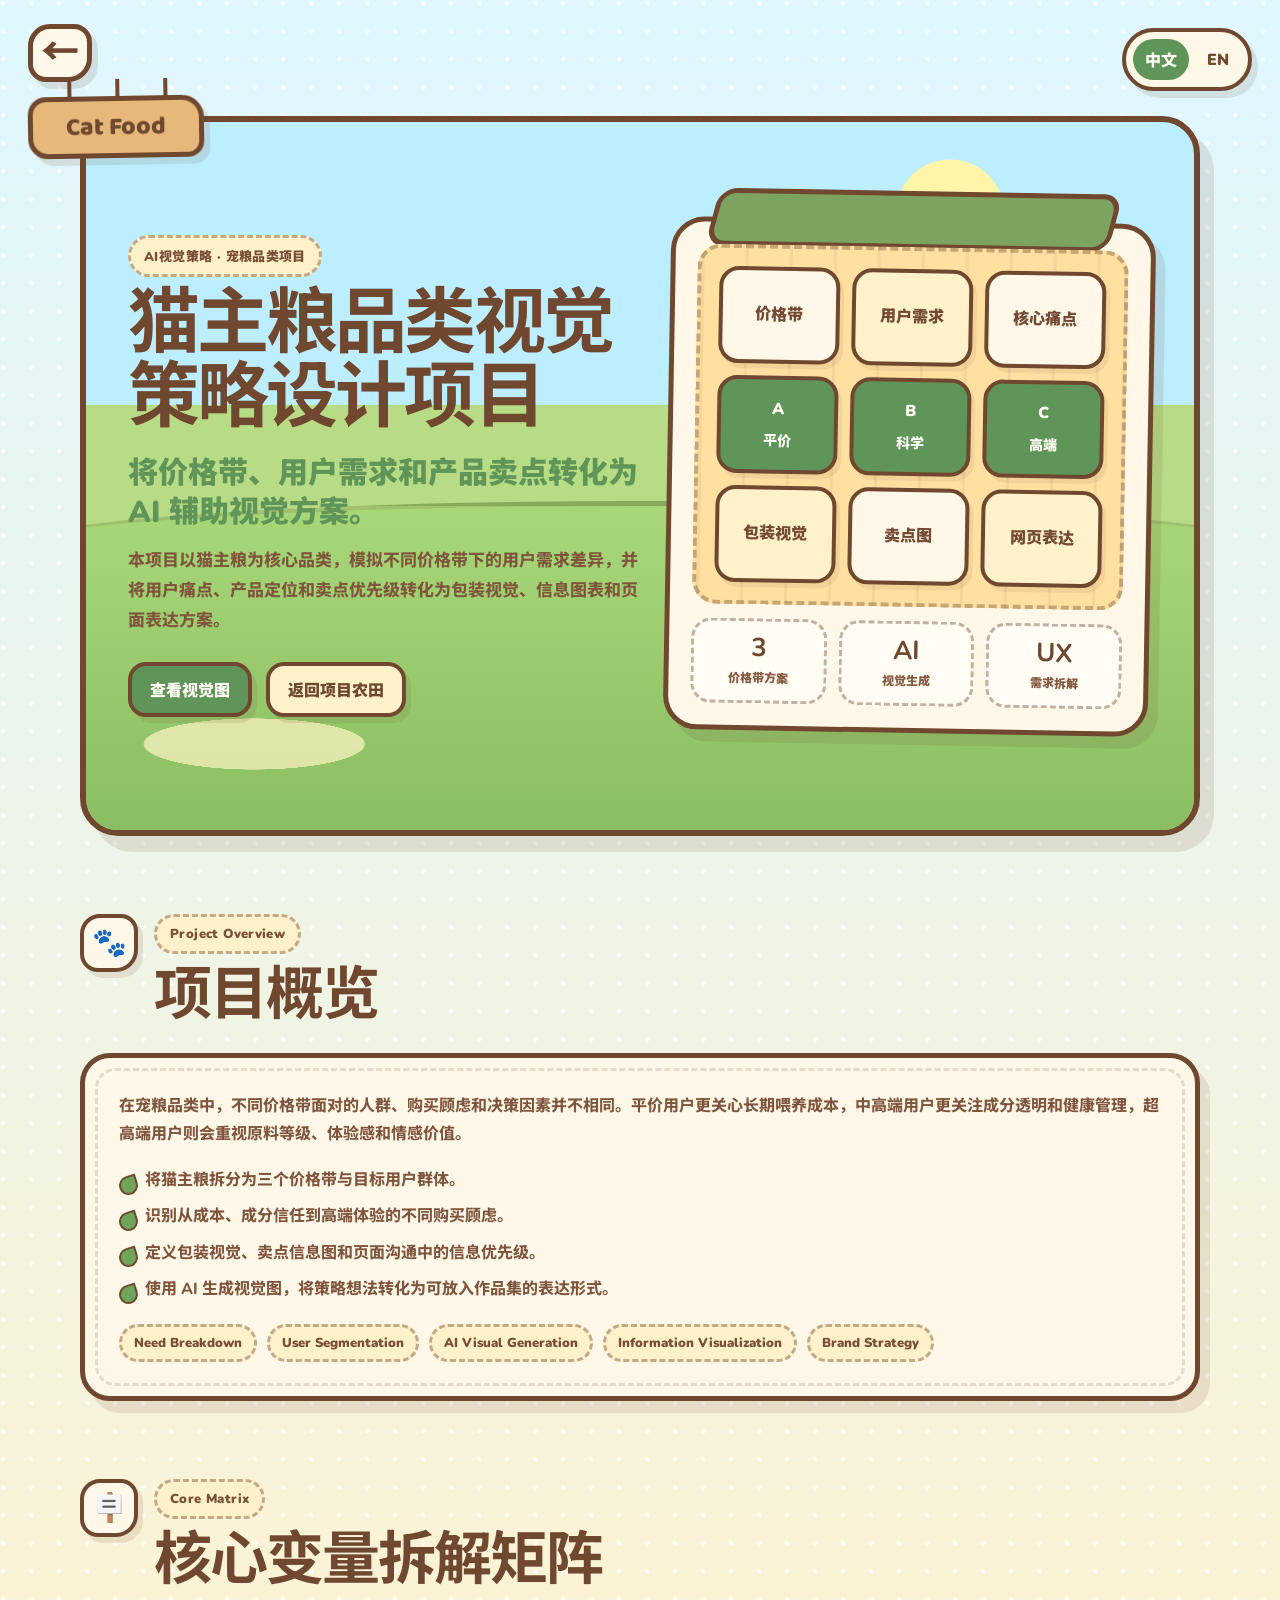
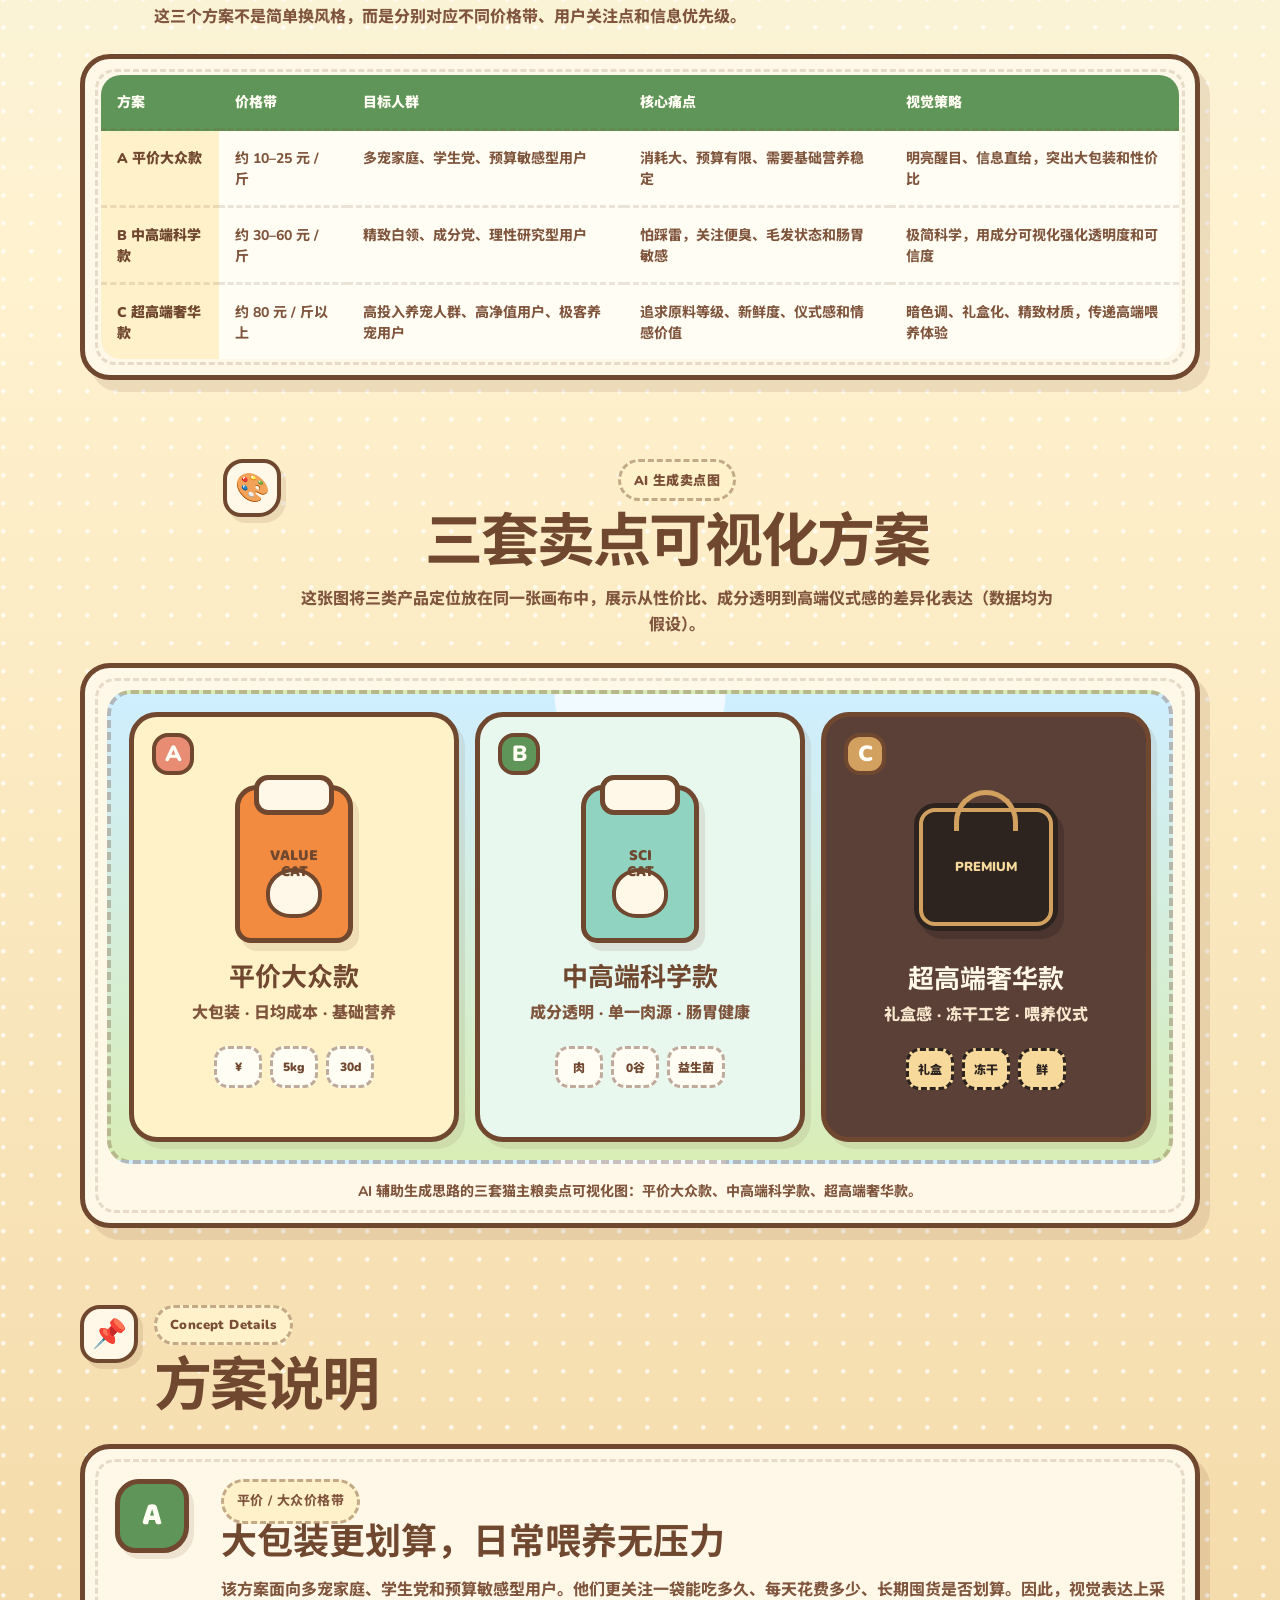
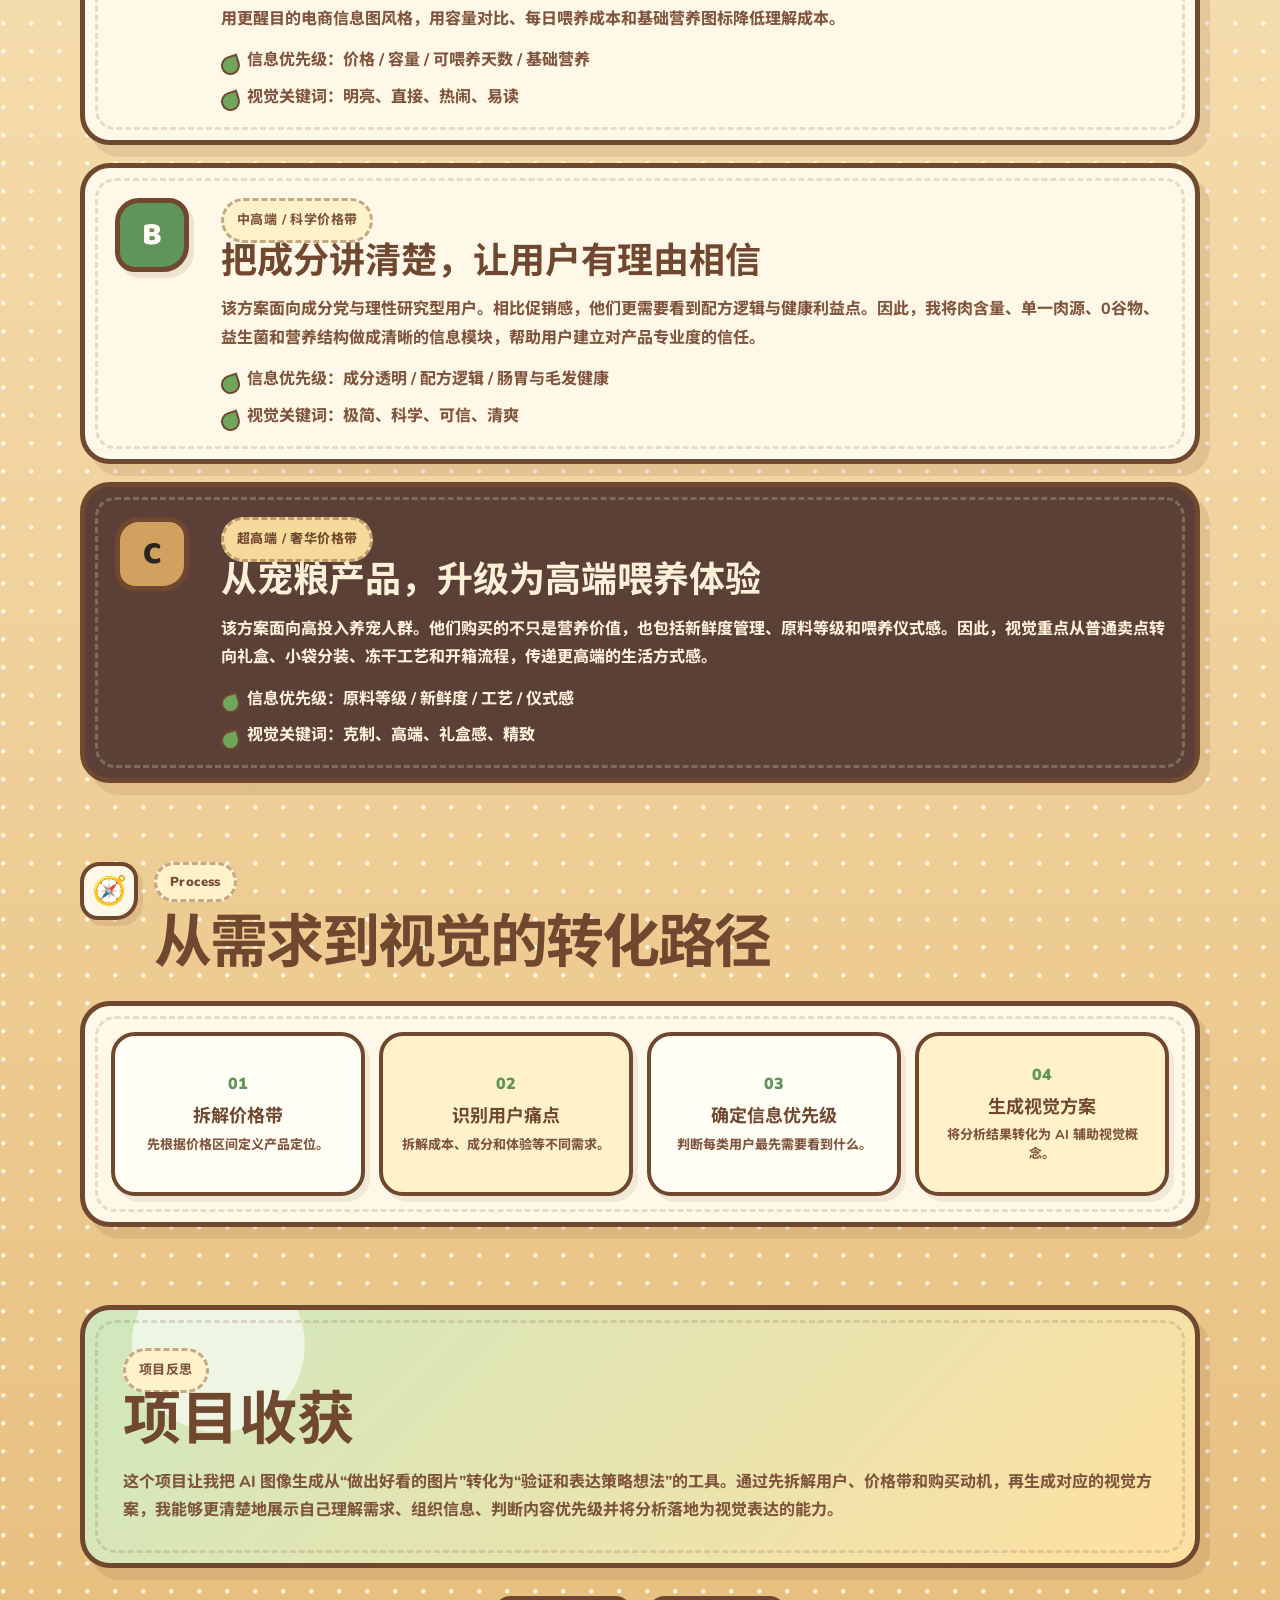
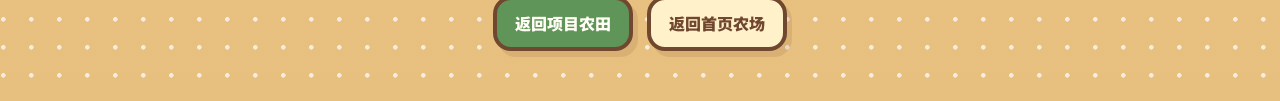
<file: project-cat-food.html>
<!DOCTYPE html>
<html lang="zh-CN">
<head>
  <meta charset="UTF-8" />
  <meta name="viewport" content="width=device-width, initial-scale=1.0" />
  <title>猫主粮品类视觉策略设计项目 · Xiaomin's Portfolio</title>
  <meta name="description" content="猫主粮品类视觉策略设计项目：基于价格带、用户需求和产品卖点的 AI 辅助视觉策略作品集页面。" />
  <link rel="preconnect" href="https://fonts.googleapis.com">
  <link rel="preconnect" href="https://fonts.gstatic.com" crossorigin>
  <link href="https://fonts.googleapis.com/css2?family=Baloo+2:wght@600;700;800&family=Nunito:wght@600;700;800;900;1000&family=Noto+Sans+SC:wght@500;700;900&display=swap" rel="stylesheet">
  <link rel="stylesheet" href="style.css" />
</head>

<body class="cat-case-page">
  <main class="cat-case-main" id="top">
    <a class="cartoon-back" href="project-farm.html" aria-label="Back to project field">
      <span>←</span>
    </a>

    <div class="page-board project-board cat-page-board">
      <span data-i18n="board.title">Cat Food</span>
    </div>

    <div class="cat-lang-toggle" aria-label="Language switcher">
      <button class="cat-lang-btn active" type="button" data-lang="zh" data-i18n-site="lang.zh">中文</button>
      <button class="cat-lang-btn" type="button" data-lang="en" data-i18n-site="lang.en">EN</button>
    </div>

    <section class="cat-hero">
      <div class="cat-hero-copy">
        <p class="farm-eyebrow" data-i18n="hero.eyebrow">AI视觉策略 · 宠粮品类项目</p>
        <h1 data-i18n="hero.title">猫主粮品类视觉策略设计项目</h1>
        <p class="cat-subtitle" data-i18n="hero.subtitle">
          将价格带、用户需求和产品卖点转化为 AI 辅助视觉方案。
        </p>
        <p class="cat-text" data-i18n="hero.text">
          本项目以猫主粮为核心品类，模拟不同价格带下的用户需求差异，并将用户痛点、产品定位和卖点优先级转化为包装视觉、信息图表和页面表达方案。
        </p>

        <div class="cat-actions">
          <a class="farm-btn primary" href="#visuals" data-i18n="buttons.viewVisuals">查看视觉图</a>
          <a class="farm-btn" href="project-farm.html" data-i18n="buttons.back">返回项目农田</a>
        </div>
      </div>

      <aside class="cat-strategy-map" aria-label="Strategy breakdown visual">
        <div class="cat-map-roof"></div>
        <div class="cat-map-board">
          <div class="cat-node" data-i18n="graphic.node1">价格带</div>
          <div class="cat-node warm" data-i18n="graphic.node2">用户需求</div>
          <div class="cat-node" data-i18n="graphic.node3">核心痛点</div>

          <div class="cat-node strong">A<br><span data-i18n="graphic.a">平价</span></div>
          <div class="cat-node strong">B<br><span data-i18n="graphic.b">科学</span></div>
          <div class="cat-node strong">C<br><span data-i18n="graphic.c">高端</span></div>

          <div class="cat-node warm" data-i18n="graphic.packaging">包装视觉</div>
          <div class="cat-node" data-i18n="graphic.infographic">卖点图</div>
          <div class="cat-node warm" data-i18n="graphic.web">网页表达</div>
        </div>

        <div class="cat-kpis">
          <div><strong>3</strong><span data-i18n="hero.kpi1">价格带方案</span></div>
          <div><strong>AI</strong><span data-i18n="hero.kpi2">视觉生成</span></div>
          <div><strong>UX</strong><span data-i18n="hero.kpi3">需求拆解</span></div>
        </div>
      </aside>
    </section>

    <section class="cat-section" id="overview">
      <div class="cat-section-title">
        <span class="cat-icon-sign">🐾</span>
        <div>
          <p class="farm-eyebrow" data-i18n="overview.eyebrow">Project Overview</p>
          <h2 data-i18n="overview.title">项目概览</h2>
        </div>
      </div>

      <div class="cat-paper-card overview-card">
        <p data-i18n="overview.text">
          在宠粮品类中，不同价格带面对的人群、购买顾虑和决策因素并不相同。平价用户更关心长期喂养成本，中高端用户更关注成分透明和健康管理，超高端用户则会重视原料等级、体验感和情感价值。
        </p>

        <ul class="leaf-list">
          <li data-i18n="overview.li1">将猫主粮拆分为三个价格带与目标用户群体。</li>
          <li data-i18n="overview.li2">识别从成本、成分信任到高端体验的不同购买顾虑。</li>
          <li data-i18n="overview.li3">定义包装视觉、卖点信息图和页面沟通中的信息优先级。</li>
          <li data-i18n="overview.li4">使用 AI 生成视觉图，将策略想法转化为可放入作品集的表达形式。</li>
        </ul>

        <div class="cat-tags">
          <span>Need Breakdown</span>
          <span>User Segmentation</span>
          <span>AI Visual Generation</span>
          <span>Information Visualization</span>
          <span>Brand Strategy</span>
        </div>
      </div>
    </section>

    <section class="cat-section" id="matrix">
      <div class="cat-section-title">
        <span class="cat-icon-sign">🪧</span>
        <div>
          <p class="farm-eyebrow" data-i18n="matrix.eyebrow">Core Matrix</p>
          <h2 data-i18n="matrix.title">核心变量拆解矩阵</h2>
          <p class="cat-section-desc" data-i18n="matrix.desc">这三个方案不是简单换风格，而是分别对应不同价格带、用户关注点和信息优先级。</p>
        </div>
      </div>

      <div class="cat-table-wrap">
        <table class="cat-table">
          <thead>
            <tr>
              <th data-i18n="table.concept">方案</th>
              <th data-i18n="table.price">价格带</th>
              <th data-i18n="table.users">目标人群</th>
              <th data-i18n="table.pain">核心痛点</th>
              <th data-i18n="table.strategy">视觉策略</th>
            </tr>
          </thead>
          <tbody>
            <tr>
              <td data-i18n="matrix.a.concept">A 平价大众款</td>
              <td data-i18n="matrix.a.price">约 10–25 元 / 斤</td>
              <td data-i18n="matrix.a.users">多宠家庭、学生党、预算敏感型用户</td>
              <td data-i18n="matrix.a.pain">消耗大、预算有限、需要基础营养稳定</td>
              <td data-i18n="matrix.a.strategy">明亮醒目、信息直给，突出大包装和性价比</td>
            </tr>
            <tr>
              <td data-i18n="matrix.b.concept">B 中高端科学款</td>
              <td data-i18n="matrix.b.price">约 30–60 元 / 斤</td>
              <td data-i18n="matrix.b.users">精致白领、成分党、理性研究型用户</td>
              <td data-i18n="matrix.b.pain">怕踩雷，关注便臭、毛发状态和肠胃敏感</td>
              <td data-i18n="matrix.b.strategy">极简科学，用成分可视化强化透明度和可信度</td>
            </tr>
            <tr>
              <td data-i18n="matrix.c.concept">C 超高端奢华款</td>
              <td data-i18n="matrix.c.price">约 80 元 / 斤以上</td>
              <td data-i18n="matrix.c.users">高投入养宠人群、高净值用户、极客养宠用户</td>
              <td data-i18n="matrix.c.pain">追求原料等级、新鲜度、仪式感和情感价值</td>
              <td data-i18n="matrix.c.strategy">暗色调、礼盒化、精致材质，传递高端喂养体验</td>
            </tr>
          </tbody>
        </table>
      </div>
    </section>

    <section class="cat-section" id="visuals">
      <div class="cat-section-title center-title">
        <span class="cat-icon-sign">🎨</span>
        <div>
          <p class="farm-eyebrow" data-i18n="visuals.eyebrow">AI 生成卖点图</p>
          <h2 data-i18n="visuals.title">三套卖点可视化方案</h2>
          <p class="cat-section-desc" data-i18n="visuals.desc">这张图将三类产品定位放在同一张画布中，展示从性价比、成分透明到高端仪式感的差异化表达（数据均为假设）。</p>
        </div>
      </div>

      <figure class="ac-poster-card">
        <div class="selling-poster" aria-label="Three AI-assisted cat food selling-point infographic concepts">
          <article class="poster-column budget">
            <span class="poster-label">A</span>
            <div class="cat-food-bag bag-budget"><span>VALUE<br>CAT</span></div>
            <h3 data-i18n="poster.a.title">平价大众款</h3>
            <p data-i18n="poster.a.text">大包装 · 日均成本 · 基础营养</p>
            <div class="poster-icons"><i>¥</i><i>5kg</i><i>30d</i></div>
          </article>

          <article class="poster-column science">
            <span class="poster-label">B</span>
            <div class="cat-food-bag bag-science"><span>SCI<br>CAT</span></div>
            <h3 data-i18n="poster.b.title">中高端科学款</h3>
            <p data-i18n="poster.b.text">成分透明 · 单一肉源 · 肠胃健康</p>
            <div class="poster-icons"><i>肉</i><i>0谷</i><i>益生菌</i></div>
          </article>

          <article class="poster-column luxury">
            <span class="poster-label">C</span>
            <div class="cat-gift-box"><span>PREMIUM</span></div>
            <h3 data-i18n="poster.c.title">超高端奢华款</h3>
            <p data-i18n="poster.c.text">礼盒感 · 冻干工艺 · 喂养仪式</p>
            <div class="poster-icons"><i>礼盒</i><i>冻干</i><i>鲜</i></div>
          </article>
        </div>
        <figcaption data-i18n="visuals.caption">AI 辅助生成思路的三套猫主粮卖点可视化图：平价大众款、中高端科学款、超高端奢华款。</figcaption>
      </figure>
    </section>

    <section class="cat-section" id="concepts">
      <div class="cat-section-title">
        <span class="cat-icon-sign">📌</span>
        <div>
          <p class="farm-eyebrow" data-i18n="concepts.eyebrow">Concept Details</p>
          <h2 data-i18n="concepts.title">方案说明</h2>
        </div>
      </div>

      <div class="cat-concept-grid">
        <article class="cat-concept-card">
          <div class="concept-stamp">A</div>
          <div>
            <p class="farm-eyebrow" data-i18n="a.eyebrow">平价 / 大众价格带</p>
            <h3 data-i18n="a.title">大包装更划算，日常喂养无压力</h3>
            <p data-i18n="a.text">该方案面向多宠家庭、学生党和预算敏感型用户。他们更关注一袋能吃多久、每天花费多少、长期囤货是否划算。因此，视觉表达上采用更醒目的电商信息图风格，用容量对比、每日喂养成本和基础营养图标降低理解成本。</p>
            <ul class="leaf-list compact">
              <li data-i18n="a.li1">信息优先级：价格 / 容量 / 可喂养天数 / 基础营养</li>
              <li data-i18n="a.li2">视觉关键词：明亮、直接、热闹、易读</li>
            </ul>
          </div>
        </article>

        <article class="cat-concept-card">
          <div class="concept-stamp">B</div>
          <div>
            <p class="farm-eyebrow" data-i18n="b.eyebrow">中高端 / 科学价格带</p>
            <h3 data-i18n="b.title">把成分讲清楚，让用户有理由相信</h3>
            <p data-i18n="b.text">该方案面向成分党与理性研究型用户。相比促销感，他们更需要看到配方逻辑与健康利益点。因此，我将肉含量、单一肉源、0谷物、益生菌和营养结构做成清晰的信息模块，帮助用户建立对产品专业度的信任。</p>
            <ul class="leaf-list compact">
              <li data-i18n="b.li1">信息优先级：成分透明 / 配方逻辑 / 肠胃与毛发健康</li>
              <li data-i18n="b.li2">视觉关键词：极简、科学、可信、清爽</li>
            </ul>
          </div>
        </article>

        <article class="cat-concept-card premium-card">
          <div class="concept-stamp">C</div>
          <div>
            <p class="farm-eyebrow" data-i18n="c.eyebrow">超高端 / 奢华价格带</p>
            <h3 data-i18n="c.title">从宠粮产品，升级为高端喂养体验</h3>
            <p data-i18n="c.text">该方案面向高投入养宠人群。他们购买的不只是营养价值，也包括新鲜度管理、原料等级和喂养仪式感。因此，视觉重点从普通卖点转向礼盒、小袋分装、冻干工艺和开箱流程，传递更高端的生活方式感。</p>
            <ul class="leaf-list compact">
              <li data-i18n="c.li1">信息优先级：原料等级 / 新鲜度 / 工艺 / 仪式感</li>
              <li data-i18n="c.li2">视觉关键词：克制、高端、礼盒感、精致</li>
            </ul>
          </div>
        </article>
      </div>
    </section>

    <section class="cat-section" id="logic">
      <div class="cat-section-title">
        <span class="cat-icon-sign">🧭</span>
        <div>
          <p class="farm-eyebrow" data-i18n="logic.eyebrow">Process</p>
          <h2 data-i18n="logic.title">从需求到视觉的转化路径</h2>
        </div>
      </div>

      <div class="process-path-card">
        <div class="cat-process-step">
          <span>01</span>
          <strong data-i18n="logic.s1.title">拆解价格带</strong>
          <p data-i18n="logic.s1.text">先根据价格区间定义产品定位。</p>
        </div>
        <div class="cat-process-step warm">
          <span>02</span>
          <strong data-i18n="logic.s2.title">识别用户痛点</strong>
          <p data-i18n="logic.s2.text">拆解成本、成分和体验等不同需求。</p>
        </div>
        <div class="cat-process-step">
          <span>03</span>
          <strong data-i18n="logic.s3.title">确定信息优先级</strong>
          <p data-i18n="logic.s3.text">判断每类用户最先需要看到什么。</p>
        </div>
        <div class="cat-process-step warm">
          <span>04</span>
          <strong data-i18n="logic.s4.title">生成视觉方案</strong>
          <p data-i18n="logic.s4.text">将分析结果转化为 AI 辅助视觉概念。</p>
        </div>
      </div>
    </section>

    <section class="cat-section" id="reflection">
      <div class="cat-reflection-card">
        <p class="farm-eyebrow" data-i18n="reflection.eyebrow">项目反思</p>
        <h2 data-i18n="reflection.title">项目收获</h2>
        <p data-i18n="reflection.text">
          这个项目让我把 AI 图像生成从“做出好看的图片”转化为“验证和表达策略想法”的工具。通过先拆解用户、价格带和购买动机，再生成对应的视觉方案，我能够更清楚地展示自己理解需求、组织信息、判断内容优先级并将分析落地为视觉表达的能力。
        </p>
      </div>

      <div class="cat-actions bottom-actions">
        <a class="farm-btn primary" href="project-farm.html" data-i18n="buttons.backField">返回项目农田</a>
        <a class="farm-btn" href="index.html" data-i18n="buttons.backHome">返回首页农场</a>
      </div>
    </section>
  </main>

  <script>
    const translations = {
      zh: {
        "board.title": "Cat Food",
        "hero.eyebrow": "AI视觉策略 · 宠粮品类项目",
        "hero.title": "猫主粮品类视觉策略设计项目",
        "hero.subtitle": "将价格带、用户需求和产品卖点转化为 AI 辅助视觉方案。",
        "hero.text": "本项目以猫主粮为核心品类，模拟不同价格带下的用户需求差异，并将用户痛点、产品定位和卖点优先级转化为包装视觉、信息图表和页面表达方案。",
        "buttons.viewVisuals": "查看视觉图",
        "buttons.back": "返回项目农田",
        "buttons.backField": "返回项目农田",
        "buttons.backHome": "返回首页农场",
        "graphic.node1": "价格带",
        "graphic.node2": "用户需求",
        "graphic.node3": "核心痛点",
        "graphic.a": "平价",
        "graphic.b": "科学",
        "graphic.c": "高端",
        "graphic.packaging": "包装视觉",
        "graphic.infographic": "卖点图",
        "graphic.web": "网页表达",
        "hero.kpi1": "价格带方案",
        "hero.kpi2": "视觉生成",
        "hero.kpi3": "需求拆解",
        "overview.eyebrow": "Project Overview",
        "overview.title": "项目概览",
        "overview.text": "在宠粮品类中，不同价格带面对的人群、购买顾虑和决策因素并不相同。平价用户更关心长期喂养成本，中高端用户更关注成分透明和健康管理，超高端用户则会重视原料等级、体验感和情感价值。",
        "overview.li1": "将猫主粮拆分为三个价格带与目标用户群体。",
        "overview.li2": "识别从成本、成分信任到高端体验的不同购买顾虑。",
        "overview.li3": "定义包装视觉、卖点信息图和页面沟通中的信息优先级。",
        "overview.li4": "使用 AI 生成视觉图，将策略想法转化为可放入作品集的表达形式。",
        "matrix.eyebrow": "Core Matrix",
        "matrix.title": "核心变量拆解矩阵",
        "matrix.desc": "这三个方案不是简单换风格，而是分别对应不同价格带、用户关注点和信息优先级。",
        "table.concept": "方案",
        "table.price": "价格带",
        "table.users": "目标人群",
        "table.pain": "核心痛点",
        "table.strategy": "视觉策略",
        "matrix.a.concept": "A 平价大众款",
        "matrix.a.price": "约 10–25 元 / 斤",
        "matrix.a.users": "多宠家庭、学生党、预算敏感型用户",
        "matrix.a.pain": "消耗大、预算有限、需要基础营养稳定",
        "matrix.a.strategy": "明亮醒目、信息直给，突出大包装和性价比",
        "matrix.b.concept": "B 中高端科学款",
        "matrix.b.price": "约 30–60 元 / 斤",
        "matrix.b.users": "精致白领、成分党、理性研究型用户",
        "matrix.b.pain": "怕踩雷，关注便臭、毛发状态和肠胃敏感",
        "matrix.b.strategy": "极简科学，用成分可视化强化透明度和可信度",
        "matrix.c.concept": "C 超高端奢华款",
        "matrix.c.price": "约 80 元 / 斤以上",
        "matrix.c.users": "高投入养宠人群、高净值用户、极客养宠用户",
        "matrix.c.pain": "追求原料等级、新鲜度、仪式感和情感价值",
        "matrix.c.strategy": "暗色调、礼盒化、精致材质，传递高端喂养体验",
        "visuals.eyebrow": "AI 生成卖点图",
        "visuals.title": "三套卖点可视化方案",
        "visuals.desc": "这张图将三类产品定位放在同一张画布中，展示从性价比、成分透明到高端仪式感的差异化表达（数据均为假设）。",
        "poster.a.title": "平价大众款",
        "poster.a.text": "大包装 · 日均成本 · 基础营养",
        "poster.b.title": "中高端科学款",
        "poster.b.text": "成分透明 · 单一肉源 · 肠胃健康",
        "poster.c.title": "超高端奢华款",
        "poster.c.text": "礼盒感 · 冻干工艺 · 喂养仪式",
        "visuals.caption": "AI 辅助生成思路的三套猫主粮卖点可视化图：平价大众款、中高端科学款、超高端奢华款。",
        "concepts.eyebrow": "Concept Details",
        "concepts.title": "方案说明",
        "a.eyebrow": "平价 / 大众价格带",
        "a.title": "大包装更划算，日常喂养无压力",
        "a.text": "该方案面向多宠家庭、学生党和预算敏感型用户。他们更关注一袋能吃多久、每天花费多少、长期囤货是否划算。因此，视觉表达上采用更醒目的电商信息图风格，用容量对比、每日喂养成本和基础营养图标降低理解成本。",
        "a.li1": "信息优先级：价格 / 容量 / 可喂养天数 / 基础营养",
        "a.li2": "视觉关键词：明亮、直接、热闹、易读",
        "b.eyebrow": "中高端 / 科学价格带",
        "b.title": "把成分讲清楚，让用户有理由相信",
        "b.text": "该方案面向成分党与理性研究型用户。相比促销感，他们更需要看到配方逻辑与健康利益点。因此，我将肉含量、单一肉源、0谷物、益生菌和营养结构做成清晰的信息模块，帮助用户建立对产品专业度的信任。",
        "b.li1": "信息优先级：成分透明 / 配方逻辑 / 肠胃与毛发健康",
        "b.li2": "视觉关键词：极简、科学、可信、清爽",
        "c.eyebrow": "超高端 / 奢华价格带",
        "c.title": "从宠粮产品，升级为高端喂养体验",
        "c.text": "该方案面向高投入养宠人群。他们购买的不只是营养价值，也包括新鲜度管理、原料等级和喂养仪式感。因此，视觉重点从普通卖点转向礼盒、小袋分装、冻干工艺和开箱流程，传递更高端的生活方式感。",
        "c.li1": "信息优先级：原料等级 / 新鲜度 / 工艺 / 仪式感",
        "c.li2": "视觉关键词：克制、高端、礼盒感、精致",
        "logic.eyebrow": "Process",
        "logic.title": "从需求到视觉的转化路径",
        "logic.s1.title": "拆解价格带",
        "logic.s1.text": "先根据价格区间定义产品定位。",
        "logic.s2.title": "识别用户痛点",
        "logic.s2.text": "拆解成本、成分和体验等不同需求。",
        "logic.s3.title": "确定信息优先级",
        "logic.s3.text": "判断每类用户最先需要看到什么。",
        "logic.s4.title": "生成视觉方案",
        "logic.s4.text": "将分析结果转化为 AI 辅助视觉概念。",
        "reflection.eyebrow": "项目反思",
        "reflection.title": "项目收获",
        "reflection.text": "这个项目让我把 AI 图像生成从“做出好看的图片”转化为“验证和表达策略想法”的工具。通过先拆解用户、价格带和购买动机，再生成对应的视觉方案，我能够更清楚地展示自己理解需求、组织信息、判断内容优先级并将分析落地为视觉表达的能力。"
      },
      en: {
        "board.title": "Cat Food",
        "hero.eyebrow": "AI Visual Strategy · Pet Food Category",
        "hero.title": "Cat Food Visual Strategy",
        "hero.subtitle": "Translating price tiers, user needs and product selling points into AI-assisted visual concepts.",
        "hero.text": "This project uses dry cat food as the core category, explores user needs across different price segments, and translates pain points, product positioning and selling-point priorities into visual communication outputs.",
        "buttons.viewVisuals": "View Visuals",
        "buttons.back": "Back to Project Field",
        "buttons.backField": "Back to Project Field",
        "buttons.backHome": "Back to Farm Home",
        "graphic.node1": "Price Tier",
        "graphic.node2": "User Need",
        "graphic.node3": "Pain Point",
        "graphic.a": "Budget",
        "graphic.b": "Scientific",
        "graphic.c": "Luxury",
        "graphic.packaging": "Packaging",
        "graphic.infographic": "Infographic",
        "graphic.web": "Web Visual",
        "hero.kpi1": "Price-tier concepts",
        "hero.kpi2": "Visual generation",
        "hero.kpi3": "Need breakdown",
        "overview.eyebrow": "Project Overview",
        "overview.title": "Project Overview",
        "overview.text": "In the pet food category, different price tiers involve different user groups, concerns and decision drivers. Budget users care about long-term feeding cost, mid-to-high-end users value ingredient transparency and health management, while ultra-premium users focus on ingredient quality, experience and emotional value.",
        "overview.li1": "Segmented dry cat food into three price tiers and user groups.",
        "overview.li2": "Identified different purchase concerns, from cost to ingredient trust and premium experience.",
        "overview.li3": "Defined visual priorities for packaging, selling-point infographics and webpage communication.",
        "overview.li4": "Used AI-generated visuals to express strategic ideas in a portfolio-ready format.",
        "matrix.eyebrow": "Core Matrix",
        "matrix.title": "Core Variable Breakdown Matrix",
        "matrix.desc": "The three concepts are not just different visual styles. Each one is based on a different price tier, user concern and information priority.",
        "table.concept": "Concept",
        "table.price": "Price Tier",
        "table.users": "Target Users",
        "table.pain": "Core Pain Points",
        "table.strategy": "Visual Strategy",
        "matrix.a.concept": "A Budget Mass-market",
        "matrix.a.price": "Approx. ¥10–25 / 500g",
        "matrix.a.users": "Multi-cat households, students, budget-sensitive users",
        "matrix.a.pain": "High consumption, limited budget, stable basic nutrition",
        "matrix.a.strategy": "Bright, eye-catching and direct, emphasizing value packs and cost performance",
        "matrix.b.concept": "B Mid-high Scientific",
        "matrix.b.price": "Approx. ¥30–60 / 500g",
        "matrix.b.users": "Young professionals, ingredient-conscious users, rational researchers",
        "matrix.b.pain": "Fear of unsafe food, concerns about stool odor, fur condition and sensitive digestion",
        "matrix.b.strategy": "Minimal and scientific, using ingredient visualization to build transparency and trust",
        "matrix.c.concept": "C Ultra-premium Luxury",
        "matrix.c.price": "Approx. above ¥80 / 500g",
        "matrix.c.users": "High-investment pet owners, high-net-worth users, pet-care enthusiasts",
        "matrix.c.pain": "Ingredient quality, freshness, ritual and emotional value",
        "matrix.c.strategy": "Dark tones, gift-box format and refined textures, communicating a premium feeding experience",
        "visuals.eyebrow": "AI Generated Selling-point Visuals",
        "visuals.title": "Three Selling-point Visuals",
        "visuals.desc": "This visual places the three product positions on one canvas, showing differentiated communication from cost performance and ingredient transparency to premium ritual experience (All data are hypothetical).",
        "poster.a.title": "Budget Mass-market",
        "poster.a.text": "Value pack · Daily cost · Basic nutrition",
        "poster.b.title": "Mid-high Scientific",
        "poster.b.text": "Transparent ingredients · Single protein · Digestive health",
        "poster.c.title": "Ultra-premium Luxury",
        "poster.c.text": "Gift-box feel · Freeze-dried process · Feeding ritual",
        "visuals.caption": "AI-assisted selling-point infographic concepts for three dry cat food tiers: budget mass-market, mid-high scientific, and ultra-premium luxury.",
        "concepts.eyebrow": "Concept Details",
        "concepts.title": "Concept Details",
        "a.eyebrow": "Budget / Mass-market",
        "a.title": "Better Value for Daily Feeding",
        "a.text": "This concept targets multi-cat households, students and budget-sensitive users. Their key questions are how long one bag lasts, how much daily feeding costs and whether bulk purchase is worthwhile. The visual therefore uses an eye-catching e-commerce infographic style, with pack-size comparison, daily cost and basic nutrition icons to reduce decision effort.",
        "a.li1": "Information priority: price / pack size / feeding duration / basic nutrition",
        "a.li2": "Visual keywords: bright, direct, lively, easy to read",
        "b.eyebrow": "Mid-high / Scientific",
        "b.title": "Make Ingredients Clear and Trustworthy",
        "b.text": "This concept targets ingredient-conscious and rational users. Instead of promotional messaging, they need to understand the formula logic and health benefits. I visualized meat percentage, single protein source, grain-free formula, probiotics and nutrition structure as clear information modules to build trust in product professionalism.",
        "b.li1": "Information priority: ingredient transparency / formula logic / digestive and fur health",
        "b.li2": "Visual keywords: minimal, scientific, trustworthy, clean",
        "c.eyebrow": "Ultra-premium / Luxury",
        "c.title": "From Cat Food to a Premium Feeding Experience",
        "c.text": "This concept targets high-investment pet owners. They are not only purchasing nutrition, but also freshness management, ingredient quality and feeding ritual. The visual focus therefore moves from ordinary selling points to gift boxes, single-meal sachets, freeze-drying process and unboxing flow, communicating a more premium lifestyle experience.",
        "c.li1": "Information priority: ingredient quality / freshness / process / ritual",
        "c.li2": "Visual keywords: restrained, premium, gift-box feel, refined",
        "logic.eyebrow": "Process",
        "logic.title": "From User Needs to Visual Outputs",
        "logic.s1.title": "Segment Price Tiers",
        "logic.s1.text": "Define product positions by price range.",
        "logic.s2.title": "Identify Pain Points",
        "logic.s2.text": "Break down cost, ingredients and experience needs.",
        "logic.s3.title": "Prioritize Information",
        "logic.s3.text": "Decide what each user group needs to see first.",
        "logic.s4.title": "Generate Visuals",
        "logic.s4.text": "Translate the analysis into AI-assisted visual concepts.",
        "reflection.eyebrow": "Reflection",
        "reflection.title": "What I Learned",
        "reflection.text": "This project helped me use AI image generation not only as a tool for making attractive visuals, but also as a way to test and communicate strategic ideas. By analyzing users, price tiers and purchase motivations before generating visuals, I can better demonstrate my ability to understand needs, organize information, prioritize content and translate analysis into visual communication."
      }
    };

    function setLanguage(lang) {
      document.documentElement.lang = lang === "zh" ? "zh-CN" : "en";
      localStorage.setItem("portfolioLanguage", lang);

      document.querySelectorAll("[data-i18n]").forEach((element) => {
        const key = element.getAttribute("data-i18n");
        if (translations[lang][key]) element.innerHTML = translations[lang][key];
      });

      document.querySelectorAll(".cat-lang-btn").forEach((button) => {
        button.classList.toggle("active", button.dataset.lang === lang);
      });
    }

    document.querySelectorAll(".cat-lang-btn").forEach((button) => {
      button.addEventListener("click", () => setLanguage(button.dataset.lang));
    });

    setLanguage(localStorage.getItem("portfolioLanguage") || "zh");
  </script>

<script>
(function () {
  const siteTranslations = {
  "zh": {
    "lang.zh": "中文",
    "lang.en": "EN",
    "home.welcome.p": "Welcome to",
    "home.welcome.h1": "Xiaomin's Portfolio",
    "home.cottage.hover": "进入小屋 · About Me",
    "home.mailbox.hover": "Contact Mailbox",
    "home.resume": "📄 下载简历",
    "home.email": "✉️ 给我发邮件",
    "home.bunny.greeting": "Hi, I'm Xiaomin",
    "home.who.hover.title": "Who am I",
    "home.who.hover.text": "Quick intro about Xiaomin",
    "home.who.board.title": "Who am I",
    "home.who.board.sub": "Notice Board",
    "home.field.title": "Project Fields",
    "home.field.hover": "Enter Project Fields",
    "home.shed.title": "Skills Shed",
    "home.shed.hover.title": "Skills & Tools",
    "home.shed.hover.text": "Data · Research · AI · Design · Operations · Communication",
    "home.mapHint.1": "🖱️ 点击小屋门进入 About Me",
    "home.mapHint.2": "🌱 点击农田查看项目胡萝卜",
    "home.mapHint.3": "🧰 点击工具棚查看技能与工具",
    "home.who.title": "💻 我是谁 / Who I Am",
    "home.who.p1": "我是 Xiaomin，拥有 Finance 与 Business Analytics 的学习背景。我对数据洞察、用户需求、AI工具、品牌表达和网页设计很感兴趣。我喜欢把复杂的信息整理成清晰、有逻辑、也有视觉记忆点的内容。",
    "home.who.p2": "I enjoy using AI as a creative and analytical partner: from breaking down business problems, generating visual directions, structuring portfolio pages, to turning ideas into clean HTML/CSS outputs.",
    "home.tag.ba": "Business Analytics",
    "home.tag.ai": "AI-assisted Design",
    "home.tag.user": "User Insight",
    "home.tag.story": "Data Storytelling",
    "about.entering": "Entering the cottage...",
    "about.board": "About Me",
    "about.bookshelf.hover": "Hover / Click Core Strengths",
    "about.sticky.title": "Notes",
    "about.click.frame": "Click the frame",
    "about.click.computer": "Click the computer",
    "about.screen": "Hello!",
    "about.hint1": "💻 点击电脑：查看个人介绍",
    "about.hint2": "🖼️ 点击毕业照：查看毕业服兔兔",
    "about.popup.title": "💻 我的个人介绍",
    "about.step1.title": "背景经历",
    "about.step1.text": "我拥有金融与商业分析的学习背景，对数据、商业洞察、用户需求和新兴技术都很感兴趣。过去几年在英国的学习经历，让我逐渐形成了更开放的视角，也更习惯从不同文化和行业中观察问题。",
    "about.step2.title": "我的工作方式",
    "about.step2.text": "我喜欢把复杂的信息整理成清晰的结构，也享受从一个想法出发，把它变成可落地的方案。无论是做商业分析、品牌页面、AI 应用案例，还是研究一个新的行业，我都希望自己是真的理解背后的逻辑和价值。",
    "about.step3.title": "兴趣与观察",
    "about.step3.text": "在生活中，我喜欢旅行、阅读和拼图，也持续关注动漫、网文和内容行业。这些兴趣让我保持好奇心，也训练我观察人与故事、产品和市场之间关系的能力。",
    "about.core.title": "📚 核心优势 / Core Strengths",
    "about.core1.title": "商业分析",
    "about.core1.text": "能够将商业问题拆解为结构化分析，并形成清晰的建议。",
    "about.core2.title": "AI 应用",
    "about.core2.text": "长期使用 AI 工具进行创意构思、文案写作和视觉方向。",
    "about.core3.title": "用户洞察",
    "about.core3.text": "关注用户在真实服务场景中如何感知信任、共情、清晰度和价值。",
    "about.core4.title": "沟通表达",
    "about.core4.text": "能够把复杂概念转化为清楚、友好、有视觉叙事感的内容。",
    "about.grad.title": "🎓 Graduation Bunny",
    "about.grad.caption": "这张毕业照延续了网站里兔兔主角的风格，并把 University of Bristol 和 The University of Manchester 放进了同一个温暖的校园场景里。",
    "skills.board": "Skills",
    "skills.eyebrow": "Tool Shed · Skills & Tools",
    "skills.title": "技能与工具",
    "skills.lead": "这个页面像一个动森感工具棚：每一组技能都是一件工具，代表我在分析、研究、AI创作、内容设计、商业运营和沟通表达中的能力。",
    "skills.data.title": "数据分析",
    "skills.data.1": "R, Python, Excel, Microsoft Office",
    "skills.data.2": "Regression Analysis",
    "skills.data.3": "Marketing Analytics",
    "skills.research.title": "研究能力",
    "skills.research.1": "Qualitative Interviews",
    "skills.research.2": "Thematic Analysis",
    "skills.research.3": "User Insight",
    "skills.research.4": "Market Research",
    "skills.ai.title": "AI 与创作",
    "skills.ai.1": "ChatGPT",
    "skills.ai.2": "AI-assisted Writing",
    "skills.ai.3": "AI Image Editing",
    "skills.ai.4": "AI Website Generation",
    "skills.design.title": "内容与设计",
    "skills.design.1": "Canva",
    "skills.design.2": "PowerPoint",
    "skills.design.3": "Website Layout",
    "skills.business.title": "商业与运营",
    "skills.business.1": "Supplier Communication",
    "skills.business.2": "Marketing Analysis",
    "skills.business.3": "Operations Awareness",
    "skills.comm.title": "沟通表达",
    "skills.comm.1": "Writing Skills",
    "skills.comm.2": "Project Storytelling",
    "skills.comm.3": "Presentation Design",
    "skills.comm.4": "Cross-cultural Communication",
    "skills.note.title": "How I use these tools",
    "skills.note.text": "我更关注工具背后的应用场景：用数据理解问题，用研究发现需求，用 AI 提高表达效率，再用设计和沟通把复杂内容变成清晰、可展示、可落地的作品。",
    "pf.board": "Project Fields",
    "pf.sign.p": "Pick a carrot",
    "pf.sign.h1": "Each carrot grows one project",
    "pf.project.1.title": "猫主粮品类视觉策略设计项目",
    "pf.project.1.desc": "将价格带、目标人群、购买痛点和卖点优先级转化为 AI 辅助视觉方案。",
    "pf.project.2.title": "Healthcare AI Response Research",
    "pf.project.2.desc": "毕业论文项目：比较人工回复与 ChatGPT 回复在医疗差评中的感知差异。",
    "pf.project.3.title": "简谟生物品牌矩阵与宠物食品市场竞争分析项目",
    "pf.project.3.desc": "拆解简谟生物多品牌矩阵、诚实一口主品牌定位、竞品格局与信任风险。",
    "pf.project.4.title": "NGS 实验室流程仿真项目",
    "pf.project.4.desc": "使用离散事件仿真分析 NGS 实验室流程瓶颈，并测试周转时间优化方案。",
    "pf.corner": "<strong>Hover</strong> 看简介 · <strong>Click</strong> 进入详情页",
    "health.board": "Project",
    "health.kicker": "Xiaomin's Project Carrot",
    "health.title": "Healthcare AI Response Research",
    "health.subtitle": "围绕医疗差评回复展开的毕业论文项目，比较人工回复与 ChatGPT 回复在同一场景下的用户感知差异。",
    "health.brief.title": "Project Brief",
    "health.brief": "项目研究英国医疗服务场景下，消费者如何看待人工撰写与 ChatGPT 生成的负面评论管理回复。研究关注共情、语气、可信度、语言线索和 AI 接受度。",
    "health.role.title": "My Role",
    "health.role": "我设计访谈问题、整理场景材料、进行半结构化访谈，并通过主题分析提炼关键发现。",
    "health.output.title": "Final Output",
    "health.output": "毕业论文研究框架、访谈分析、主题发现和对医疗服务回复策略的建议。",
    "health.process.title": "Process",
    "health.process.1": "确定医疗负面评论与管理回复的研究场景。",
    "health.process.2": "设计人工回复与 AI 回复的盲测比较。",
    "health.process.3": "围绕 empathy、tone、credibility、preference 进行编码。",
    "health.process.4": "总结用户对 AI 辅助回复的接受条件。",
    "health.insights.title": "Key Insights",
    "health.insights.1": "AI 回复常被认为更温暖，但也容易被质疑模板化。",
    "health.insights.2": "人工回复如果解释清楚原因和行动，会带来更强可信度。",
    "health.insights.3": "医疗服务场景中，AI 更适合作为草稿工具，需要人工审核。",
    "health.reflection.title": "Reflection",
    "health.reflection": "这个项目体现了我将 AI 议题、用户感知和服务管理结合起来分析的能力，也展示了我对定性研究和用户洞察的兴趣。",
    "health.back.field": "Back to Project Field",
    "health.back.home": "Back to Farm Home"
  },
  "en": {
    "lang.zh": "中文",
    "lang.en": "EN",
    "home.welcome.p": "Welcome to",
    "home.welcome.h1": "Xiaomin's Portfolio",
    "home.cottage.hover": "Enter the cottage · About Me",
    "home.mailbox.hover": "Contact Mailbox",
    "home.resume": "📄 Download Resume",
    "home.email": "✉️ Email Me",
    "home.bunny.greeting": "Hi, I'm Xiaomin",
    "home.who.hover.title": "Who am I",
    "home.who.hover.text": "Quick intro about Xiaomin",
    "home.who.board.title": "Who am I",
    "home.who.board.sub": "Notice Board",
    "home.field.title": "Project Fields",
    "home.field.hover": "Enter Project Fields",
    "home.shed.title": "Skills Shed",
    "home.shed.hover.title": "Skills & Tools",
    "home.shed.hover.text": "Data · Research · AI · Design · Operations · Communication",
    "home.mapHint.1": "🖱️ Click the cottage door to enter About Me",
    "home.mapHint.2": "🌱 Click the field to view project carrots",
    "home.mapHint.3": "🧰 Click the shed to view skills & tools",
    "home.who.title": "💻 Who I Am",
    "home.who.p1": "I am Xiaomin, with an academic background in Finance and Business Analytics. I am interested in data insight, user needs, AI tools, brand expression and web design. I enjoy turning complex information into clear, logical and visually memorable content.",
    "home.who.p2": "I enjoy using AI as a creative and analytical partner: from breaking down business problems, generating visual directions, structuring portfolio pages, to turning ideas into clean HTML/CSS outputs.",
    "home.tag.ba": "Business Analytics",
    "home.tag.ai": "AI-assisted Design",
    "home.tag.user": "User Insight",
    "home.tag.story": "Data Storytelling",
    "about.entering": "Entering the cottage...",
    "about.board": "About Me",
    "about.bookshelf.hover": "Hover / Click Core Strengths",
    "about.sticky.title": "Notes",
    "about.click.frame": "Click the frame",
    "about.click.computer": "Click the computer",
    "about.screen": "Hello!",
    "about.hint1": "💻 Click the computer: personal introduction",
    "about.hint2": "🖼️ Click the graduation photo: graduation bunny",
    "about.popup.title": "💻 Personal Introduction",
    "about.step1.title": "Background",
    "about.step1.text": "I have a background in Finance and Business Analytics, and I am interested in data, business insight, user needs and emerging technologies. My years of study in the UK helped me develop a more open perspective and become more used to observing problems across different cultures and industries.",
    "about.step2.title": "How I Work",
    "about.step2.text": "I like organizing complex information into clear structures, and I enjoy turning an idea into a practical solution. Whether I am working on business analysis, brand pages, AI application cases or researching a new industry, I want to truly understand the logic and value behind it.",
    "about.step3.title": "Interests & Observation",
    "about.step3.text": "In daily life, I enjoy travelling, reading and puzzles, and I also follow anime, web novels and content industries. These interests keep me curious and train my ability to observe relationships between people, stories, products and markets.",
    "about.core.title": "📚 Core Strengths",
    "about.core1.title": "Business Analysis",
    "about.core1.text": "Able to break business problems into structured analysis and clear recommendations.",
    "about.core2.title": "AI Application",
    "about.core2.text": "Long-term use of AI tools for creative thinking, copywriting and visual direction.",
    "about.core3.title": "User Insight",
    "about.core3.text": "Focused on how users perceive trust, empathy, clarity and value in real service scenarios.",
    "about.core4.title": "Communication",
    "about.core4.text": "Able to turn complex concepts into clear, friendly and visually narrative content.",
    "about.grad.title": "🎓 Graduation Bunny",
    "about.grad.caption": "This graduation photo keeps the same bunny character style as the website and places both the University of Bristol and The University of Manchester in one warm campus scene.",
    "skills.board": "Skills",
    "skills.eyebrow": "Tool Shed · Skills & Tools",
    "skills.title": "Skills & Tools",
    "skills.lead": "This page works like a cozy tool shed: each skill group is a tool that represents my abilities in analysis, research, AI creation, content design, business operations and communication.",
    "skills.data.title": "Data Analysis",
    "skills.data.1": "R, Python, Excel, Microsoft Office",
    "skills.data.2": "Regression Analysis",
    "skills.data.3": "Marketing Analytics",
    "skills.research.title": "Research Skills",
    "skills.research.1": "Qualitative Interviews",
    "skills.research.2": "Thematic Analysis",
    "skills.research.3": "User Insight",
    "skills.research.4": "Market Research",
    "skills.ai.title": "AI & Creation",
    "skills.ai.1": "ChatGPT",
    "skills.ai.2": "AI-assisted Writing",
    "skills.ai.3": "AI Image Editing",
    "skills.ai.4": "AI Website Generation",
    "skills.design.title": "Content & Design",
    "skills.design.1": "Canva",
    "skills.design.2": "PowerPoint",
    "skills.design.3": "Website Layout",
    "skills.business.title": "Business & Operations",
    "skills.business.1": "Supplier Communication",
    "skills.business.2": "Marketing Analysis",
    "skills.business.3": "Operations Awareness",
    "skills.comm.title": "Communication",
    "skills.comm.1": "Writing Skills",
    "skills.comm.2": "Project Storytelling",
    "skills.comm.3": "Presentation Design",
    "skills.comm.4": "Cross-cultural Communication",
    "skills.note.title": "How I use these tools",
    "skills.note.text": "I care more about how tools are used in real scenarios: using data to understand problems, research to discover needs, AI to improve expression efficiency, and design plus communication to turn complex content into clear, presentable and practical work.",
    "pf.board": "Project Fields",
    "pf.sign.p": "Pick a carrot",
    "pf.sign.h1": "Each carrot grows one project",
    "pf.project.1.title": "Cat Food Visual Strategy",
    "pf.project.1.desc": "Translating price tiers, target users, purchase concerns and selling-point priorities into AI-assisted visual concepts.",
    "pf.project.2.title": "Healthcare AI Response Research",
    "pf.project.2.desc": "A dissertation project comparing human-written and ChatGPT-generated responses to negative healthcare reviews.",
    "pf.project.3.title": "Jianmo Bio Brand Matrix & Pet Food Market Analysis",
    "pf.project.3.desc": "Analyzing Jianmo Bio’s multi-brand portfolio, Honest Bite’s core positioning, competitors and trust risks.",
    "pf.project.4.title": "NGS Laboratory Workflow Simulation",
    "pf.project.4.desc": "Using discrete-event simulation to identify bottlenecks in an NGS laboratory workflow and test turnaround-time improvements.",
    "pf.corner": "<strong>Hover</strong> for preview · <strong>Click</strong> for details",
    "health.board": "Project",
    "health.kicker": "Xiaomin's Project Carrot",
    "health.title": "Healthcare AI Response Research",
    "health.subtitle": "A dissertation project comparing how people perceive human-written and ChatGPT-generated responses to negative healthcare reviews.",
    "health.brief.title": "Project Brief",
    "health.brief": "This project studies how consumers perceive human-written and ChatGPT-generated managerial responses to negative online reviews in UK healthcare. It focuses on empathy, tone, credibility, language cues and acceptance of AI use.",
    "health.role.title": "My Role",
    "health.role": "I designed interview questions, prepared response scenarios, conducted semi-structured interviews and used thematic analysis to develop key findings.",
    "health.output.title": "Final Output",
    "health.output": "A dissertation research framework, interview analysis, thematic findings and practical recommendations for healthcare service recovery responses.",
    "health.process.title": "Process",
    "health.process.1": "Defined the healthcare negative-review and managerial-response scenario.",
    "health.process.2": "Designed a blind comparison between human-written and AI-generated responses.",
    "health.process.3": "Coded themes around empathy, tone, credibility and preference.",
    "health.process.4": "Summarized the conditions under which users accept AI-assisted responses.",
    "health.insights.title": "Key Insights",
    "health.insights.1": "AI responses were often perceived as warmer, but could also feel templated.",
    "health.insights.2": "Human responses gained credibility when they explained reasons and concrete actions clearly.",
    "health.insights.3": "In healthcare service recovery, AI is more suitable as a drafting tool with human review.",
    "health.reflection.title": "Reflection",
    "health.reflection": "This project demonstrates my ability to connect AI, user perception and service management, while also showing my interest in qualitative research and user insight.",
    "health.back.field": "Back to Project Field",
    "health.back.home": "Back to Farm Home"
  }
};

  function translateByAttr(selector, lang, dictionary) {
    if (!dictionary || !dictionary[lang]) return;
    document.querySelectorAll(selector).forEach((el) => {
      const key = el.getAttribute(selector.slice(1, -1).split('=')[0]);
      if (key && Object.prototype.hasOwnProperty.call(dictionary[lang], key)) {
        el.innerHTML = dictionary[lang][key];
      }
    });
  }

  function setActiveButtons(lang) {
    document.querySelectorAll('.global-lang-btn, .cat-lang-btn, .case-lang-btn').forEach((btn) => {
      btn.classList.toggle('active', btn.dataset.lang === lang);
    });
  }

  window.setPortfolioLanguage = function(lang) {
    lang = lang === 'en' ? 'en' : 'zh';
    document.documentElement.lang = lang === 'zh' ? 'zh-CN' : 'en';
    localStorage.setItem('portfolioLanguage', lang);

    // 1) Unified site-level translations added for all pages.
    document.querySelectorAll('[data-i18n-site]').forEach((el) => {
      const key = el.getAttribute('data-i18n-site');
      if (siteTranslations[lang] && siteTranslations[lang][key]) el.innerHTML = siteTranslations[lang][key];
    });

    // 2) Older global translations that already existed on earlier pages.
    try {
      if (typeof globalTranslations !== 'undefined' && globalTranslations[lang]) {
        document.querySelectorAll('[data-i18n-global]').forEach((el) => {
          const key = el.getAttribute('data-i18n-global');
          if (globalTranslations[lang][key]) el.innerHTML = globalTranslations[lang][key];
        });
      }
    } catch (e) {}

    // 3) Existing project-page translations, e.g. cat food / Jianmo / NGS pages.
    try {
      if (typeof translations !== 'undefined' && translations[lang]) {
        document.querySelectorAll('[data-i18n]').forEach((el) => {
          const key = el.getAttribute('data-i18n');
          if (translations[lang][key]) el.innerHTML = translations[lang][key];
        });
      }
    } catch (e) {}

    setActiveButtons(lang);
  };

  document.querySelectorAll('.global-lang-btn, .cat-lang-btn, .case-lang-btn').forEach((btn) => {
    btn.addEventListener('click', (event) => {
      event.preventDefault();
      window.setPortfolioLanguage(btn.dataset.lang);
    });
  });

  window.setPortfolioLanguage(localStorage.getItem('portfolioLanguage') || 'zh');
})();
</script>

</body>
</html>
</file>
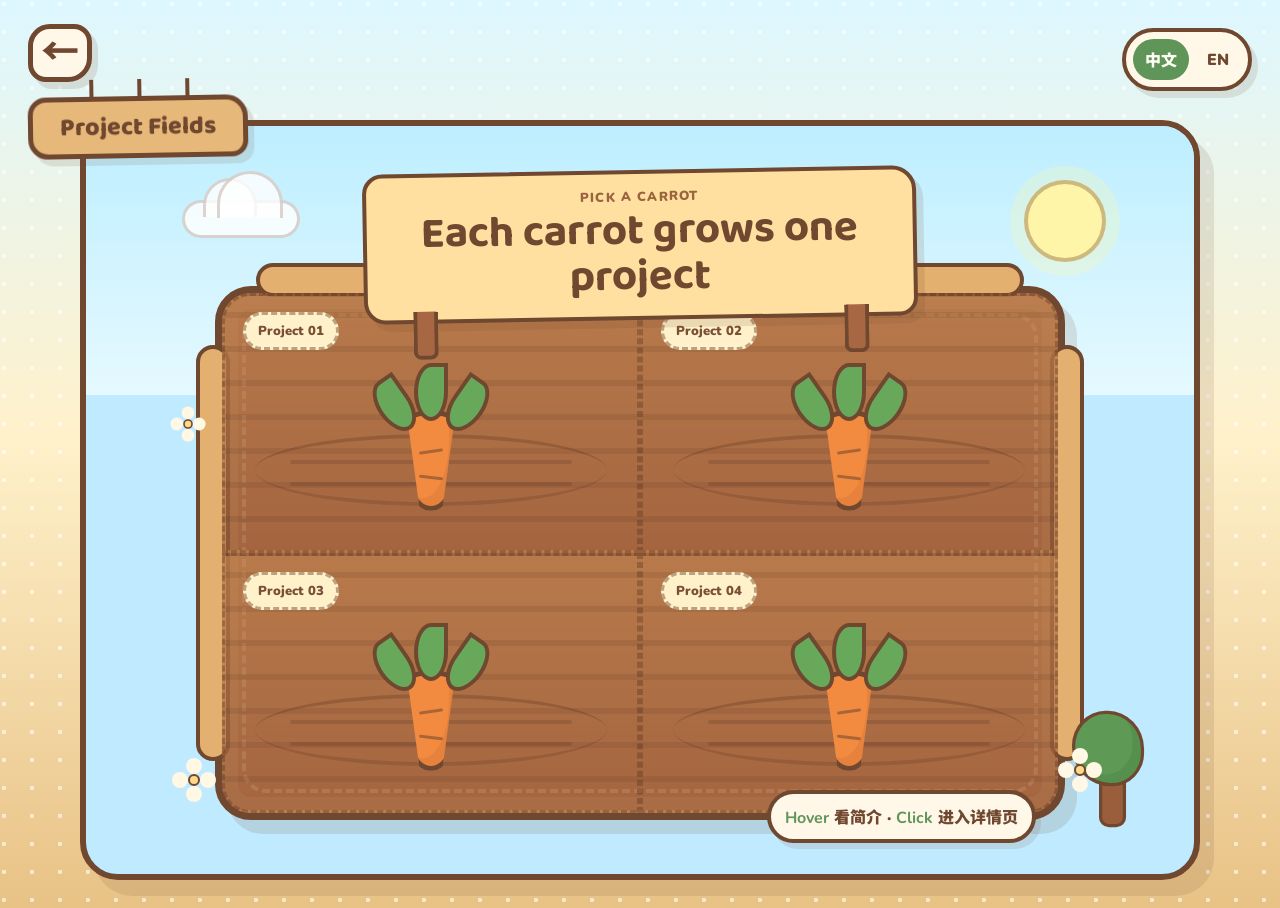
<file: project-farm.html>
<!DOCTYPE html>
<html lang="zh-CN">
<head>
  <meta charset="UTF-8" />
  <meta name="viewport" content="width=device-width, initial-scale=1.0" />
  <title>Project Fields · Xiaomin's Portfolio Farm</title>
  <meta name="description" content="A zoomed-in cartoon project field with four interactive carrots." />
  <link rel="preconnect" href="https://fonts.googleapis.com">
  <link rel="preconnect" href="https://fonts.gstatic.com" crossorigin>
  <link href="https://fonts.googleapis.com/css2?family=Baloo+2:wght@600;700;800&family=Nunito:wght@600;700;800;900;1000&family=Noto+Sans+SC:wght@500;700;900&display=swap" rel="stylesheet">
  <link rel="stylesheet" href="style.css" />
</head>

<body class="project-farm-page">
  <div class="global-lang-toggle" aria-label="Language switcher">
    <button class="global-lang-btn active" type="button" data-lang="zh" data-i18n-site="lang.zh">中文</button>
    <button class="global-lang-btn" type="button" data-lang="en" data-i18n-site="lang.en">EN</button>
  </div>

  <main class="project-farm-main" id="project-field">
    <a class="cartoon-back" href="index.html" aria-label="Back to farm map">
      <span>←</span>
    </a>

    <div class="page-board project-board">
      <span data-i18n-site="pf.board">Project Fields</span>
    </div>

    <section class="project-field-scene" aria-label="Zoomed-in project field">
      <div class="field-sky">
        <span class="field-sun"></span>
        <span class="field-cloud cloud-a"></span>
        <span class="field-cloud cloud-b"></span>
      </div>

      <div class="field-intro-sign">
        <p data-i18n-site="pf.sign.p">Pick a carrot</p>
        <h1 data-i18n-site="pf.sign.h1">Each carrot grows one project</h1>
      </div>

      <div class="big-field">
        <span class="field-fence fence-top"></span>
        <span class="field-fence fence-left"></span>
        <span class="field-fence fence-right"></span>

        <div class="field-grid">
          <a class="carrot-plot plot-1" href="project-cat-food.html" aria-label="Open Cat Food Visual Strategy project">
            <span class="soil-lines"></span>
            <span class="carrot">
              <i class="leaf leaf-1"></i>
              <i class="leaf leaf-2"></i>
              <i class="leaf leaf-3"></i>
              <i class="root"></i>
            </span>
            <span class="plot-tag">Project 01</span>
            <span class="carrot-preview">
              <strong data-i18n-site="pf.project.1.title">猫主粮品类视觉策略设计项目</strong>
              <em data-i18n-site="pf.project.1.desc">将价格带、目标人群、购买痛点和卖点优先级转化为 AI 辅助视觉方案。</em>
            </span>
          </a>

          <a class="carrot-plot plot-2" href="project-healthcare.html" aria-label="Open Healthcare AI Response Research project">
            <span class="soil-lines"></span>
            <span class="carrot">
              <i class="leaf leaf-1"></i>
              <i class="leaf leaf-2"></i>
              <i class="leaf leaf-3"></i>
              <i class="root"></i>
            </span>
            <span class="plot-tag">Project 02</span>
            <span class="carrot-preview">
              <strong data-i18n-site="pf.project.2.title">Healthcare AI Response Research</strong>
              <em data-i18n-site="pf.project.2.desc">毕业论文项目：比较人工回复与 ChatGPT 回复在医疗差评中的感知差异。</em>
            </span>
          </a>

          <a class="carrot-plot plot-3" href="project-jianmo.html" aria-label="Open Jianmo Bio Brand Matrix and Pet Food Market Analysis project">
            <span class="soil-lines"></span>
            <span class="carrot">
              <i class="leaf leaf-1"></i>
              <i class="leaf leaf-2"></i>
              <i class="leaf leaf-3"></i>
              <i class="root"></i>
            </span>
            <span class="plot-tag">Project 03</span>
            <span class="carrot-preview">
              <strong data-i18n-site="pf.project.3.title">简谟生物品牌矩阵与宠物食品市场竞争分析项目</strong>
              <em data-i18n-site="pf.project.3.desc">拆解简谟生物多品牌矩阵、诚实一口主品牌定位、竞品格局与信任风险。</em>
            </span>
          </a>

          <a class="carrot-plot plot-4" href="project-ngs.html" aria-label="Open NGS Laboratory Workflow Simulation project">
            <span class="soil-lines"></span>
            <span class="carrot">
              <i class="leaf leaf-1"></i>
              <i class="leaf leaf-2"></i>
              <i class="leaf leaf-3"></i>
              <i class="root"></i>
            </span>
            <span class="plot-tag">Project 04</span>
            <span class="carrot-preview">
              <strong data-i18n-site="pf.project.4.title">NGS 实验室流程仿真项目</strong>
              <em data-i18n-site="pf.project.4.desc">使用离散事件仿真分析 NGS 实验室流程瓶颈，并测试周转时间优化方案。</em>
            </span>
          </a>
        </div>

        <div class="field-corner-note" data-i18n-site="pf.corner"><strong>Hover</strong> 看简介 · <strong>Click</strong> 进入详情页</div>
      </div>

      <span class="field-deco flower pf-1"></span>
      <span class="field-deco flower pf-2"></span>
      <span class="field-deco flower pf-3"></span>
      <span class="field-deco tree pf-tree"><i></i></span>
    </section>
  </main>

  <script>
    const globalTranslations = {
      zh: {
        "home.welcome.p": "Welcome to",
        "home.welcome.h1": "Xiaomin's Portfolio",
        "home.mapHint.1": "🖱️ 点击小屋门进入 About Me",
        "home.mapHint.2": "🌱 点击农田查看项目胡萝卜",
        "home.mapHint.3": "🧰 点击工具棚查看技能与工具",
        "home.who.title": "💻 我是谁 / Who I Am",
        "home.who.p1": "我是 Xiaomin，拥有 Finance 与 Business Analytics 的学习背景。我对数据洞察、用户需求、AI工具、品牌表达和网页设计很感兴趣。我喜欢把复杂的信息整理成清晰、有逻辑、也有视觉记忆点的内容。",
        "home.who.p2": "I enjoy using AI as a creative and analytical partner: from breaking down business problems, generating visual directions, structuring portfolio pages, to turning ideas into clean HTML/CSS outputs.",
        "about.board": "About Me",
        "about.hint1": "💻 点击电脑：查看个人介绍",
        "about.hint2": "🖼️ 点击毕业照：查看毕业服兔兔",
        "about.popup.title": "💻 我的个人介绍",
        "about.step1.title": "背景经历",
        "about.step1.text": "我拥有金融与商业分析的学习背景，对数据、商业洞察、用户需求和新兴技术都很感兴趣。过去几年在英国的学习经历，让我逐渐形成了更开放的视角，也更习惯从不同文化和行业中观察问题。",
        "about.step2.title": "我的工作方式",
        "about.step2.text": "我喜欢把复杂的信息整理成清晰的结构，也享受从一个想法出发，把它变成可落地的方案。无论是做商业分析、品牌页面、AI 应用案例，还是研究一个新的行业，我都希望自己是真的理解背后的逻辑和价值。",
        "about.step3.title": "兴趣与观察",
        "about.step3.text": "在生活中，我喜欢旅行、阅读和拼图，也持续关注动漫、网文和内容行业。这些兴趣让我保持好奇心，也训练我观察人与故事、产品和市场之间关系的能力。",
        "about.core.title": "📚 核心优势 / Core Strengths",
        "about.core1.title": "商业分析",
        "about.core1.text": "能够将商业问题拆解为结构化分析，并形成清晰的建议。",
        "about.core2.title": "AI 应用",
        "about.core2.text": "长期使用 AI 工具进行创意构思、文案写作和视觉方向。",
        "about.core3.title": "用户洞察",
        "about.core3.text": "关注用户在真实服务场景中如何感知信任、共情、清晰度和价值。",
        "about.core4.title": "沟通表达",
        "about.core4.text": "能够把复杂概念转化为清楚、友好、有视觉叙事感的内容。",
        "about.grad.title": "🎓 Graduation Bunny",
        "skills.title": "技能与工具",
        "skills.lead": "这个页面像一个动森感工具棚：每一组技能都是一件工具，代表我在分析、研究、AI创作、内容设计、商业运营和沟通表达中的能力。",
        "projects.title": "Each carrot grows one project"
      },
      en: {
        "home.welcome.p": "Welcome to",
        "home.welcome.h1": "Xiaomin's Portfolio",
        "home.mapHint.1": "🖱️ Click the cottage door to enter About Me",
        "home.mapHint.2": "🌱 Click the field to view project carrots",
        "home.mapHint.3": "🧰 Click the shed to view skills & tools",
        "home.who.title": "💻 Who I Am",
        "home.who.p1": "I am Xiaomin, with an academic background in Finance and Business Analytics. I am interested in data insight, user needs, AI tools, brand expression and web design. I enjoy turning complex information into clear, logical and visually memorable content.",
        "home.who.p2": "I enjoy using AI as a creative and analytical partner: from breaking down business problems, generating visual directions, structuring portfolio pages, to turning ideas into clean HTML/CSS outputs.",
        "about.board": "About Me",
        "about.hint1": "💻 Click the computer: personal introduction",
        "about.hint2": "🖼️ Click the graduation photo: graduation bunny",
        "about.popup.title": "💻 Personal Introduction",
        "about.step1.title": "Background",
        "about.step1.text": "I have a background in Finance and Business Analytics, and I am interested in data, business insight, user needs and emerging technologies. My years of study in the UK helped me develop a more open perspective and become more used to observing problems across different cultures and industries.",
        "about.step2.title": "How I Work",
        "about.step2.text": "I like organizing complex information into clear structures, and I enjoy turning an idea into a practical solution. Whether I am working on business analysis, brand pages, AI application cases or researching a new industry, I want to truly understand the logic and value behind it.",
        "about.step3.title": "Interests & Observation",
        "about.step3.text": "In daily life, I enjoy travelling, reading and puzzles, and I also follow anime, web novels and content industries. These interests keep me curious and train my ability to observe relationships between people, stories, products and markets.",
        "about.core.title": "📚 Core Strengths",
        "about.core1.title": "Business Analysis",
        "about.core1.text": "Able to break business problems into structured analysis and clear recommendations.",
        "about.core2.title": "AI Application",
        "about.core2.text": "Long-term use of AI tools for creative thinking, copywriting and visual direction.",
        "about.core3.title": "User Insight",
        "about.core3.text": "Focused on how users perceive trust, empathy, clarity and value in real service scenarios.",
        "about.core4.title": "Communication",
        "about.core4.text": "Able to turn complex concepts into clear, friendly and visually narrative content.",
        "about.grad.title": "🎓 Graduation Bunny",
        "skills.title": "Skills & Tools",
        "skills.lead": "This page works like a cozy tool shed: each skill group is a tool that represents my abilities in analysis, research, AI creation, content design, business operations and communication.",
        "projects.title": "Each carrot grows one project"
      }
    };

    function applyGlobalLang(lang) {
      document.documentElement.lang = lang === "zh" ? "zh-CN" : "en";
      localStorage.setItem("portfolioLanguage", lang);
      document.querySelectorAll("[data-i18n-global]").forEach((el) => {
        const key = el.getAttribute("data-i18n-global");
        if (globalTranslations[lang] && globalTranslations[lang][key]) {
          el.innerHTML = globalTranslations[lang][key];
        }
      });
      document.querySelectorAll(".global-lang-btn").forEach((btn) => {
        btn.classList.toggle("active", btn.dataset.lang === lang);
      });
    }

    document.querySelectorAll(".global-lang-btn").forEach((btn) => {
      btn.addEventListener("click", () => applyGlobalLang(btn.dataset.lang));
    });

    applyGlobalLang(localStorage.getItem("portfolioLanguage") || "zh");
  </script>

<script>
(function () {
  const siteTranslations = {
  "zh": {
    "lang.zh": "中文",
    "lang.en": "EN",
    "home.welcome.p": "Welcome to",
    "home.welcome.h1": "Xiaomin's Portfolio",
    "home.cottage.hover": "进入小屋 · About Me",
    "home.mailbox.hover": "Contact Mailbox",
    "home.resume": "📄 下载简历",
    "home.email": "✉️ 给我发邮件",
    "home.bunny.greeting": "Hi, I'm Xiaomin",
    "home.who.hover.title": "Who am I",
    "home.who.hover.text": "Quick intro about Xiaomin",
    "home.who.board.title": "Who am I",
    "home.who.board.sub": "Notice Board",
    "home.field.title": "Project Fields",
    "home.field.hover": "Enter Project Fields",
    "home.shed.title": "Skills Shed",
    "home.shed.hover.title": "Skills & Tools",
    "home.shed.hover.text": "Data · Research · AI · Design · Operations · Communication",
    "home.mapHint.1": "🖱️ 点击小屋门进入 About Me",
    "home.mapHint.2": "🌱 点击农田查看项目胡萝卜",
    "home.mapHint.3": "🧰 点击工具棚查看技能与工具",
    "home.who.title": "💻 我是谁 / Who I Am",
    "home.who.p1": "我是 Xiaomin，拥有 Finance 与 Business Analytics 的学习背景。我对数据洞察、用户需求、AI工具、品牌表达和网页设计很感兴趣。我喜欢把复杂的信息整理成清晰、有逻辑、也有视觉记忆点的内容。",
    "home.who.p2": "I enjoy using AI as a creative and analytical partner: from breaking down business problems, generating visual directions, structuring portfolio pages, to turning ideas into clean HTML/CSS outputs.",
    "home.tag.ba": "Business Analytics",
    "home.tag.ai": "AI-assisted Design",
    "home.tag.user": "User Insight",
    "home.tag.story": "Data Storytelling",
    "about.entering": "Entering the cottage...",
    "about.board": "About Me",
    "about.bookshelf.hover": "Hover / Click Core Strengths",
    "about.sticky.title": "Notes",
    "about.click.frame": "Click the frame",
    "about.click.computer": "Click the computer",
    "about.screen": "Hello!",
    "about.hint1": "💻 点击电脑：查看个人介绍",
    "about.hint2": "🖼️ 点击毕业照：查看毕业服兔兔",
    "about.popup.title": "💻 我的个人介绍",
    "about.step1.title": "背景经历",
    "about.step1.text": "我拥有金融与商业分析的学习背景，对数据、商业洞察、用户需求和新兴技术都很感兴趣。过去几年在英国的学习经历，让我逐渐形成了更开放的视角，也更习惯从不同文化和行业中观察问题。",
    "about.step2.title": "我的工作方式",
    "about.step2.text": "我喜欢把复杂的信息整理成清晰的结构，也享受从一个想法出发，把它变成可落地的方案。无论是做商业分析、品牌页面、AI 应用案例，还是研究一个新的行业，我都希望自己是真的理解背后的逻辑和价值。",
    "about.step3.title": "兴趣与观察",
    "about.step3.text": "在生活中，我喜欢旅行、阅读和拼图，也持续关注动漫、网文和内容行业。这些兴趣让我保持好奇心，也训练我观察人与故事、产品和市场之间关系的能力。",
    "about.core.title": "📚 核心优势 / Core Strengths",
    "about.core1.title": "商业分析",
    "about.core1.text": "能够将商业问题拆解为结构化分析，并形成清晰的建议。",
    "about.core2.title": "AI 应用",
    "about.core2.text": "长期使用 AI 工具进行创意构思、文案写作和视觉方向。",
    "about.core3.title": "用户洞察",
    "about.core3.text": "关注用户在真实服务场景中如何感知信任、共情、清晰度和价值。",
    "about.core4.title": "沟通表达",
    "about.core4.text": "能够把复杂概念转化为清楚、友好、有视觉叙事感的内容。",
    "about.grad.title": "🎓 Graduation Bunny",
    "about.grad.caption": "这张毕业照延续了网站里兔兔主角的风格，并把 University of Bristol 和 The University of Manchester 放进了同一个温暖的校园场景里。",
    "skills.board": "Skills",
    "skills.eyebrow": "Tool Shed · Skills & Tools",
    "skills.title": "技能与工具",
    "skills.lead": "这个页面像一个动森感工具棚：每一组技能都是一件工具，代表我在分析、研究、AI创作、内容设计、商业运营和沟通表达中的能力。",
    "skills.data.title": "数据分析",
    "skills.data.1": "R, Python, Excel, Microsoft Office",
    "skills.data.2": "Regression Analysis",
    "skills.data.3": "Marketing Analytics",
    "skills.research.title": "研究能力",
    "skills.research.1": "Qualitative Interviews",
    "skills.research.2": "Thematic Analysis",
    "skills.research.3": "User Insight",
    "skills.research.4": "Market Research",
    "skills.ai.title": "AI 与创作",
    "skills.ai.1": "ChatGPT",
    "skills.ai.2": "AI-assisted Writing",
    "skills.ai.3": "AI Image Editing",
    "skills.ai.4": "AI Website Generation",
    "skills.design.title": "内容与设计",
    "skills.design.1": "Canva",
    "skills.design.2": "PowerPoint",
    "skills.design.3": "Website Layout",
    "skills.business.title": "商业与运营",
    "skills.business.1": "Supplier Communication",
    "skills.business.2": "Marketing Analysis",
    "skills.business.3": "Operations Awareness",
    "skills.comm.title": "沟通表达",
    "skills.comm.1": "Writing Skills",
    "skills.comm.2": "Project Storytelling",
    "skills.comm.3": "Presentation Design",
    "skills.comm.4": "Cross-cultural Communication",
    "skills.note.title": "How I use these tools",
    "skills.note.text": "我更关注工具背后的应用场景：用数据理解问题，用研究发现需求，用 AI 提高表达效率，再用设计和沟通把复杂内容变成清晰、可展示、可落地的作品。",
    "pf.board": "Project Fields",
    "pf.sign.p": "Pick a carrot",
    "pf.sign.h1": "Each carrot grows one project",
    "pf.project.1.title": "猫主粮品类视觉策略设计项目",
    "pf.project.1.desc": "将价格带、目标人群、购买痛点和卖点优先级转化为 AI 辅助视觉方案。",
    "pf.project.2.title": "Healthcare AI Response Research",
    "pf.project.2.desc": "毕业论文项目：比较人工回复与 ChatGPT 回复在医疗差评中的感知差异。",
    "pf.project.3.title": "简谟生物品牌矩阵与宠物食品市场竞争分析项目",
    "pf.project.3.desc": "拆解简谟生物多品牌矩阵、诚实一口主品牌定位、竞品格局与信任风险。",
    "pf.project.4.title": "NGS 实验室流程仿真项目",
    "pf.project.4.desc": "使用离散事件仿真分析 NGS 实验室流程瓶颈，并测试周转时间优化方案。",
    "pf.corner": "<strong>Hover</strong> 看简介 · <strong>Click</strong> 进入详情页",
    "health.board": "Project",
    "health.kicker": "Xiaomin's Project Carrot",
    "health.title": "Healthcare AI Response Research",
    "health.subtitle": "围绕医疗差评回复展开的毕业论文项目，比较人工回复与 ChatGPT 回复在同一场景下的用户感知差异。",
    "health.brief.title": "Project Brief",
    "health.brief": "项目研究英国医疗服务场景下，消费者如何看待人工撰写与 ChatGPT 生成的负面评论管理回复。研究关注共情、语气、可信度、语言线索和 AI 接受度。",
    "health.role.title": "My Role",
    "health.role": "我设计访谈问题、整理场景材料、进行半结构化访谈，并通过主题分析提炼关键发现。",
    "health.output.title": "Final Output",
    "health.output": "毕业论文研究框架、访谈分析、主题发现和对医疗服务回复策略的建议。",
    "health.process.title": "Process",
    "health.process.1": "确定医疗负面评论与管理回复的研究场景。",
    "health.process.2": "设计人工回复与 AI 回复的盲测比较。",
    "health.process.3": "围绕 empathy、tone、credibility、preference 进行编码。",
    "health.process.4": "总结用户对 AI 辅助回复的接受条件。",
    "health.insights.title": "Key Insights",
    "health.insights.1": "AI 回复常被认为更温暖，但也容易被质疑模板化。",
    "health.insights.2": "人工回复如果解释清楚原因和行动，会带来更强可信度。",
    "health.insights.3": "医疗服务场景中，AI 更适合作为草稿工具，需要人工审核。",
    "health.reflection.title": "Reflection",
    "health.reflection": "这个项目体现了我将 AI 议题、用户感知和服务管理结合起来分析的能力，也展示了我对定性研究和用户洞察的兴趣。",
    "health.back.field": "Back to Project Field",
    "health.back.home": "Back to Farm Home"
  },
  "en": {
    "lang.zh": "中文",
    "lang.en": "EN",
    "home.welcome.p": "Welcome to",
    "home.welcome.h1": "Xiaomin's Portfolio",
    "home.cottage.hover": "Enter the cottage · About Me",
    "home.mailbox.hover": "Contact Mailbox",
    "home.resume": "📄 Download Resume",
    "home.email": "✉️ Email Me",
    "home.bunny.greeting": "Hi, I'm Xiaomin",
    "home.who.hover.title": "Who am I",
    "home.who.hover.text": "Quick intro about Xiaomin",
    "home.who.board.title": "Who am I",
    "home.who.board.sub": "Notice Board",
    "home.field.title": "Project Fields",
    "home.field.hover": "Enter Project Fields",
    "home.shed.title": "Skills Shed",
    "home.shed.hover.title": "Skills & Tools",
    "home.shed.hover.text": "Data · Research · AI · Design · Operations · Communication",
    "home.mapHint.1": "🖱️ Click the cottage door to enter About Me",
    "home.mapHint.2": "🌱 Click the field to view project carrots",
    "home.mapHint.3": "🧰 Click the shed to view skills & tools",
    "home.who.title": "💻 Who I Am",
    "home.who.p1": "I am Xiaomin, with an academic background in Finance and Business Analytics. I am interested in data insight, user needs, AI tools, brand expression and web design. I enjoy turning complex information into clear, logical and visually memorable content.",
    "home.who.p2": "I enjoy using AI as a creative and analytical partner: from breaking down business problems, generating visual directions, structuring portfolio pages, to turning ideas into clean HTML/CSS outputs.",
    "home.tag.ba": "Business Analytics",
    "home.tag.ai": "AI-assisted Design",
    "home.tag.user": "User Insight",
    "home.tag.story": "Data Storytelling",
    "about.entering": "Entering the cottage...",
    "about.board": "About Me",
    "about.bookshelf.hover": "Hover / Click Core Strengths",
    "about.sticky.title": "Notes",
    "about.click.frame": "Click the frame",
    "about.click.computer": "Click the computer",
    "about.screen": "Hello!",
    "about.hint1": "💻 Click the computer: personal introduction",
    "about.hint2": "🖼️ Click the graduation photo: graduation bunny",
    "about.popup.title": "💻 Personal Introduction",
    "about.step1.title": "Background",
    "about.step1.text": "I have a background in Finance and Business Analytics, and I am interested in data, business insight, user needs and emerging technologies. My years of study in the UK helped me develop a more open perspective and become more used to observing problems across different cultures and industries.",
    "about.step2.title": "How I Work",
    "about.step2.text": "I like organizing complex information into clear structures, and I enjoy turning an idea into a practical solution. Whether I am working on business analysis, brand pages, AI application cases or researching a new industry, I want to truly understand the logic and value behind it.",
    "about.step3.title": "Interests & Observation",
    "about.step3.text": "In daily life, I enjoy travelling, reading and puzzles, and I also follow anime, web novels and content industries. These interests keep me curious and train my ability to observe relationships between people, stories, products and markets.",
    "about.core.title": "📚 Core Strengths",
    "about.core1.title": "Business Analysis",
    "about.core1.text": "Able to break business problems into structured analysis and clear recommendations.",
    "about.core2.title": "AI Application",
    "about.core2.text": "Long-term use of AI tools for creative thinking, copywriting and visual direction.",
    "about.core3.title": "User Insight",
    "about.core3.text": "Focused on how users perceive trust, empathy, clarity and value in real service scenarios.",
    "about.core4.title": "Communication",
    "about.core4.text": "Able to turn complex concepts into clear, friendly and visually narrative content.",
    "about.grad.title": "🎓 Graduation Bunny",
    "about.grad.caption": "This graduation photo keeps the same bunny character style as the website and places both the University of Bristol and The University of Manchester in one warm campus scene.",
    "skills.board": "Skills",
    "skills.eyebrow": "Tool Shed · Skills & Tools",
    "skills.title": "Skills & Tools",
    "skills.lead": "This page works like a cozy tool shed: each skill group is a tool that represents my abilities in analysis, research, AI creation, content design, business operations and communication.",
    "skills.data.title": "Data Analysis",
    "skills.data.1": "R, Python, Excel, Microsoft Office",
    "skills.data.2": "Regression Analysis",
    "skills.data.3": "Marketing Analytics",
    "skills.research.title": "Research Skills",
    "skills.research.1": "Qualitative Interviews",
    "skills.research.2": "Thematic Analysis",
    "skills.research.3": "User Insight",
    "skills.research.4": "Market Research",
    "skills.ai.title": "AI & Creation",
    "skills.ai.1": "ChatGPT",
    "skills.ai.2": "AI-assisted Writing",
    "skills.ai.3": "AI Image Editing",
    "skills.ai.4": "AI Website Generation",
    "skills.design.title": "Content & Design",
    "skills.design.1": "Canva",
    "skills.design.2": "PowerPoint",
    "skills.design.3": "Website Layout",
    "skills.business.title": "Business & Operations",
    "skills.business.1": "Supplier Communication",
    "skills.business.2": "Marketing Analysis",
    "skills.business.3": "Operations Awareness",
    "skills.comm.title": "Communication",
    "skills.comm.1": "Writing Skills",
    "skills.comm.2": "Project Storytelling",
    "skills.comm.3": "Presentation Design",
    "skills.comm.4": "Cross-cultural Communication",
    "skills.note.title": "How I use these tools",
    "skills.note.text": "I care more about how tools are used in real scenarios: using data to understand problems, research to discover needs, AI to improve expression efficiency, and design plus communication to turn complex content into clear, presentable and practical work.",
    "pf.board": "Project Fields",
    "pf.sign.p": "Pick a carrot",
    "pf.sign.h1": "Each carrot grows one project",
    "pf.project.1.title": "Cat Food Visual Strategy",
    "pf.project.1.desc": "Translating price tiers, target users, purchase concerns and selling-point priorities into AI-assisted visual concepts.",
    "pf.project.2.title": "Healthcare AI Response Research",
    "pf.project.2.desc": "A dissertation project comparing human-written and ChatGPT-generated responses to negative healthcare reviews.",
    "pf.project.3.title": "Jianmo Bio Brand Matrix & Pet Food Market Analysis",
    "pf.project.3.desc": "Analyzing Jianmo Bio’s multi-brand portfolio, Honest Bite’s core positioning, competitors and trust risks.",
    "pf.project.4.title": "NGS Laboratory Workflow Simulation",
    "pf.project.4.desc": "Using discrete-event simulation to identify bottlenecks in an NGS laboratory workflow and test turnaround-time improvements.",
    "pf.corner": "<strong>Hover</strong> for preview · <strong>Click</strong> for details",
    "health.board": "Project",
    "health.kicker": "Xiaomin's Project Carrot",
    "health.title": "Healthcare AI Response Research",
    "health.subtitle": "A dissertation project comparing how people perceive human-written and ChatGPT-generated responses to negative healthcare reviews.",
    "health.brief.title": "Project Brief",
    "health.brief": "This project studies how consumers perceive human-written and ChatGPT-generated managerial responses to negative online reviews in UK healthcare. It focuses on empathy, tone, credibility, language cues and acceptance of AI use.",
    "health.role.title": "My Role",
    "health.role": "I designed interview questions, prepared response scenarios, conducted semi-structured interviews and used thematic analysis to develop key findings.",
    "health.output.title": "Final Output",
    "health.output": "A dissertation research framework, interview analysis, thematic findings and practical recommendations for healthcare service recovery responses.",
    "health.process.title": "Process",
    "health.process.1": "Defined the healthcare negative-review and managerial-response scenario.",
    "health.process.2": "Designed a blind comparison between human-written and AI-generated responses.",
    "health.process.3": "Coded themes around empathy, tone, credibility and preference.",
    "health.process.4": "Summarized the conditions under which users accept AI-assisted responses.",
    "health.insights.title": "Key Insights",
    "health.insights.1": "AI responses were often perceived as warmer, but could also feel templated.",
    "health.insights.2": "Human responses gained credibility when they explained reasons and concrete actions clearly.",
    "health.insights.3": "In healthcare service recovery, AI is more suitable as a drafting tool with human review.",
    "health.reflection.title": "Reflection",
    "health.reflection": "This project demonstrates my ability to connect AI, user perception and service management, while also showing my interest in qualitative research and user insight.",
    "health.back.field": "Back to Project Field",
    "health.back.home": "Back to Farm Home"
  }
};

  function translateByAttr(selector, lang, dictionary) {
    if (!dictionary || !dictionary[lang]) return;
    document.querySelectorAll(selector).forEach((el) => {
      const key = el.getAttribute(selector.slice(1, -1).split('=')[0]);
      if (key && Object.prototype.hasOwnProperty.call(dictionary[lang], key)) {
        el.innerHTML = dictionary[lang][key];
      }
    });
  }

  function setActiveButtons(lang) {
    document.querySelectorAll('.global-lang-btn, .cat-lang-btn, .case-lang-btn').forEach((btn) => {
      btn.classList.toggle('active', btn.dataset.lang === lang);
    });
  }

  window.setPortfolioLanguage = function(lang) {
    lang = lang === 'en' ? 'en' : 'zh';
    document.documentElement.lang = lang === 'zh' ? 'zh-CN' : 'en';
    localStorage.setItem('portfolioLanguage', lang);

    // 1) Unified site-level translations added for all pages.
    document.querySelectorAll('[data-i18n-site]').forEach((el) => {
      const key = el.getAttribute('data-i18n-site');
      if (siteTranslations[lang] && siteTranslations[lang][key]) el.innerHTML = siteTranslations[lang][key];
    });

    // 2) Older global translations that already existed on earlier pages.
    try {
      if (typeof globalTranslations !== 'undefined' && globalTranslations[lang]) {
        document.querySelectorAll('[data-i18n-global]').forEach((el) => {
          const key = el.getAttribute('data-i18n-global');
          if (globalTranslations[lang][key]) el.innerHTML = globalTranslations[lang][key];
        });
      }
    } catch (e) {}

    // 3) Existing project-page translations, e.g. cat food / Jianmo / NGS pages.
    try {
      if (typeof translations !== 'undefined' && translations[lang]) {
        document.querySelectorAll('[data-i18n]').forEach((el) => {
          const key = el.getAttribute('data-i18n');
          if (translations[lang][key]) el.innerHTML = translations[lang][key];
        });
      }
    } catch (e) {}

    setActiveButtons(lang);
  };

  document.querySelectorAll('.global-lang-btn, .cat-lang-btn, .case-lang-btn').forEach((btn) => {
    btn.addEventListener('click', (event) => {
      event.preventDefault();
      window.setPortfolioLanguage(btn.dataset.lang);
    });
  });

  window.setPortfolioLanguage(localStorage.getItem('portfolioLanguage') || 'zh');
})();
</script>

</body>
</html>
</file>
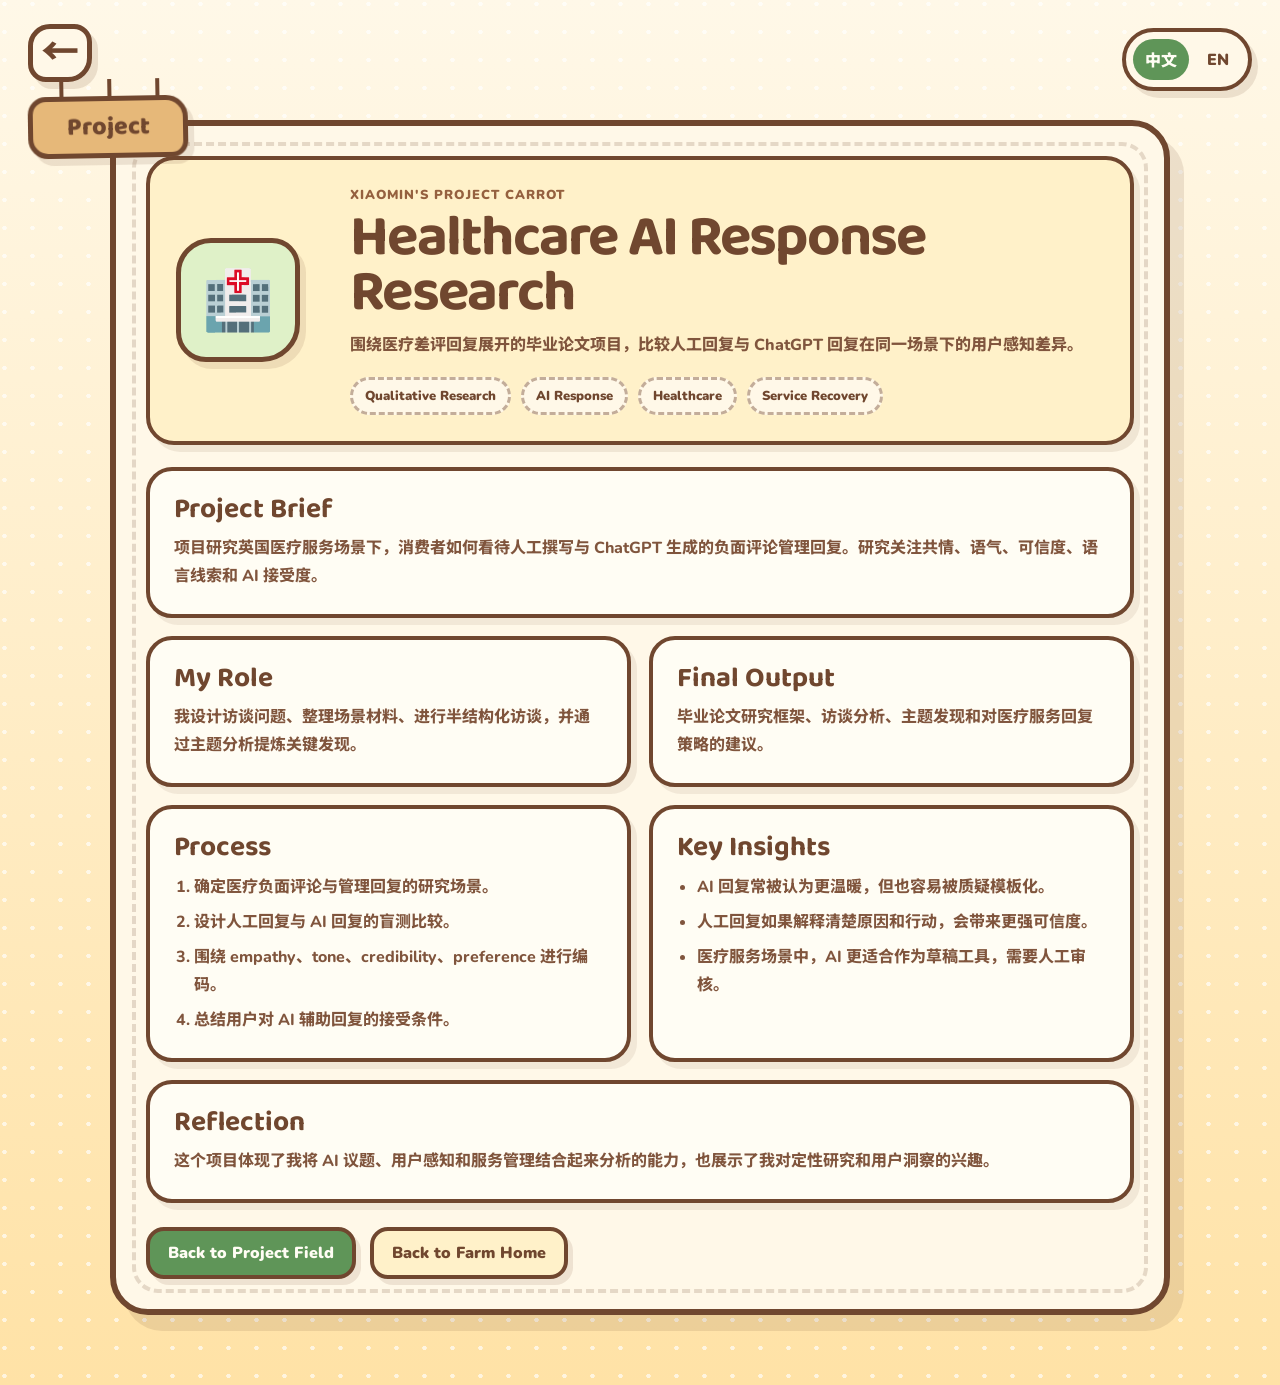
<file: project-healthcare.html>
<!DOCTYPE html>
<html lang="zh-CN">
<head>
  <meta charset="UTF-8" />
  <meta name="viewport" content="width=device-width, initial-scale=1.0" />
  <title>Healthcare AI Response Research · Xiaomin's Portfolio</title>
  <meta name="description" content="Healthcare AI response research project detail page." />
  <link rel="preconnect" href="https://fonts.googleapis.com">
  <link rel="preconnect" href="https://fonts.gstatic.com" crossorigin>
  <link href="https://fonts.googleapis.com/css2?family=Baloo+2:wght@600;700;800&family=Nunito:wght@600;700;800;900;1000&family=Noto+Sans+SC:wght@500;700;900&display=swap" rel="stylesheet">
  <link rel="stylesheet" href="style.css" />
</head>

<body class="project-detail-page">
  <div class="global-lang-toggle" aria-label="Language switcher">
    <button class="global-lang-btn active" type="button" data-lang="zh" data-i18n-site="lang.zh">中文</button>
    <button class="global-lang-btn" type="button" data-lang="en" data-i18n-site="lang.en">EN</button>
  </div>

  <main class="project-detail-main">
    <a class="cartoon-back" href="project-farm.html" aria-label="Back to project field">
      <span>←</span>
    </a>

    <div class="page-board project-board detail-board">
      <span data-i18n-site="health.board">Project</span>
    </div>

    <section class="project-notebook">
      <header class="notebook-hero">
        <div class="project-sticker">🏥</div>
        <div>
          <p class="notebook-kicker" data-i18n-site="health.kicker">Xiaomin's Project Carrot</p>
          <h1 data-i18n-site="health.title">Healthcare AI Response Research</h1>
          <p data-i18n-site="health.subtitle">围绕医疗差评回复展开的毕业论文项目，比较人工回复与 ChatGPT 回复在同一场景下的用户感知差异。</p>
          <div class="notebook-tags">
            <span>Qualitative Research</span>
            <span>AI Response</span>
            <span>Healthcare</span>
            <span>Service Recovery</span>
          </div>
        </div>
      </header>

      <div class="notebook-grid">
        <article class="notebook-card wide">
          <h2 data-i18n-site="health.brief.title">Project Brief</h2>
          <p data-i18n-site="health.brief">项目研究英国医疗服务场景下，消费者如何看待人工撰写与 ChatGPT 生成的负面评论管理回复。研究关注共情、语气、可信度、语言线索和 AI 接受度。</p>
        </article>

        <article class="notebook-card">
          <h2 data-i18n-site="health.role.title">My Role</h2>
          <p data-i18n-site="health.role">我设计访谈问题、整理场景材料、进行半结构化访谈，并通过主题分析提炼关键发现。</p>
        </article>

        <article class="notebook-card">
          <h2 data-i18n-site="health.output.title">Final Output</h2>
          <p data-i18n-site="health.output">毕业论文研究框架、访谈分析、主题发现和对医疗服务回复策略的建议。</p>
        </article>

        <article class="notebook-card">
          <h2 data-i18n-site="health.process.title">Process</h2>
          <ol>
            <li data-i18n-site="health.process.1">确定医疗负面评论与管理回复的研究场景。</li>
            <li data-i18n-site="health.process.2">设计人工回复与 AI 回复的盲测比较。</li>
            <li data-i18n-site="health.process.3">围绕 empathy、tone、credibility、preference 进行编码。</li>
            <li data-i18n-site="health.process.4">总结用户对 AI 辅助回复的接受条件。</li>
          </ol>
        </article>

        <article class="notebook-card">
          <h2 data-i18n-site="health.insights.title">Key Insights</h2>
          <ul>
            <li data-i18n-site="health.insights.1">AI 回复常被认为更温暖，但也容易被质疑模板化。</li>
            <li data-i18n-site="health.insights.2">人工回复如果解释清楚原因和行动，会带来更强可信度。</li>
            <li data-i18n-site="health.insights.3">医疗服务场景中，AI 更适合作为草稿工具，需要人工审核。</li>
          </ul>
        </article>

        <article class="notebook-card wide">
          <h2 data-i18n-site="health.reflection.title">Reflection</h2>
          <p data-i18n-site="health.reflection">这个项目体现了我将 AI 议题、用户感知和服务管理结合起来分析的能力，也展示了我对定性研究和用户洞察的兴趣。</p>
        </article>
      </div>

      <div class="detail-actions">
        <a class="farm-btn primary" href="project-farm.html" data-i18n-site="health.back.field">Back to Project Field</a>
        <a class="farm-btn" href="index.html" data-i18n-site="health.back.home">Back to Farm Home</a>
      </div>
    </section>
  </main>

<script>
(function () {
  const siteTranslations = {
  "zh": {
    "lang.zh": "中文",
    "lang.en": "EN",
    "home.welcome.p": "Welcome to",
    "home.welcome.h1": "Xiaomin's Portfolio",
    "home.cottage.hover": "进入小屋 · About Me",
    "home.mailbox.hover": "Contact Mailbox",
    "home.resume": "📄 下载简历",
    "home.email": "✉️ 给我发邮件",
    "home.bunny.greeting": "Hi, I'm Xiaomin",
    "home.who.hover.title": "Who am I",
    "home.who.hover.text": "Quick intro about Xiaomin",
    "home.who.board.title": "Who am I",
    "home.who.board.sub": "Notice Board",
    "home.field.title": "Project Fields",
    "home.field.hover": "Enter Project Fields",
    "home.shed.title": "Skills Shed",
    "home.shed.hover.title": "Skills & Tools",
    "home.shed.hover.text": "Data · Research · AI · Design · Operations · Communication",
    "home.mapHint.1": "🖱️ 点击小屋门进入 About Me",
    "home.mapHint.2": "🌱 点击农田查看项目胡萝卜",
    "home.mapHint.3": "🧰 点击工具棚查看技能与工具",
    "home.who.title": "💻 我是谁 / Who I Am",
    "home.who.p1": "我是 Xiaomin，拥有 Finance 与 Business Analytics 的学习背景。我对数据洞察、用户需求、AI工具、品牌表达和网页设计很感兴趣。我喜欢把复杂的信息整理成清晰、有逻辑、也有视觉记忆点的内容。",
    "home.who.p2": "I enjoy using AI as a creative and analytical partner: from breaking down business problems, generating visual directions, structuring portfolio pages, to turning ideas into clean HTML/CSS outputs.",
    "home.tag.ba": "Business Analytics",
    "home.tag.ai": "AI-assisted Design",
    "home.tag.user": "User Insight",
    "home.tag.story": "Data Storytelling",
    "about.entering": "Entering the cottage...",
    "about.board": "About Me",
    "about.bookshelf.hover": "Hover / Click Core Strengths",
    "about.sticky.title": "Notes",
    "about.click.frame": "Click the frame",
    "about.click.computer": "Click the computer",
    "about.screen": "Hello!",
    "about.hint1": "💻 点击电脑：查看个人介绍",
    "about.hint2": "🖼️ 点击毕业照：查看毕业服兔兔",
    "about.popup.title": "💻 我的个人介绍",
    "about.step1.title": "背景经历",
    "about.step1.text": "我拥有金融与商业分析的学习背景，对数据、商业洞察、用户需求和新兴技术都很感兴趣。过去几年在英国的学习经历，让我逐渐形成了更开放的视角，也更习惯从不同文化和行业中观察问题。",
    "about.step2.title": "我的工作方式",
    "about.step2.text": "我喜欢把复杂的信息整理成清晰的结构，也享受从一个想法出发，把它变成可落地的方案。无论是做商业分析、品牌页面、AI 应用案例，还是研究一个新的行业，我都希望自己是真的理解背后的逻辑和价值。",
    "about.step3.title": "兴趣与观察",
    "about.step3.text": "在生活中，我喜欢旅行、阅读和拼图，也持续关注动漫、网文和内容行业。这些兴趣让我保持好奇心，也训练我观察人与故事、产品和市场之间关系的能力。",
    "about.core.title": "📚 核心优势 / Core Strengths",
    "about.core1.title": "商业分析",
    "about.core1.text": "能够将商业问题拆解为结构化分析，并形成清晰的建议。",
    "about.core2.title": "AI 应用",
    "about.core2.text": "长期使用 AI 工具进行创意构思、文案写作和视觉方向。",
    "about.core3.title": "用户洞察",
    "about.core3.text": "关注用户在真实服务场景中如何感知信任、共情、清晰度和价值。",
    "about.core4.title": "沟通表达",
    "about.core4.text": "能够把复杂概念转化为清楚、友好、有视觉叙事感的内容。",
    "about.grad.title": "🎓 Graduation Bunny",
    "about.grad.caption": "这张毕业照延续了网站里兔兔主角的风格，并把 University of Bristol 和 The University of Manchester 放进了同一个温暖的校园场景里。",
    "skills.board": "Skills",
    "skills.eyebrow": "Tool Shed · Skills & Tools",
    "skills.title": "技能与工具",
    "skills.lead": "这个页面像一个动森感工具棚：每一组技能都是一件工具，代表我在分析、研究、AI创作、内容设计、商业运营和沟通表达中的能力。",
    "skills.data.title": "数据分析",
    "skills.data.1": "R, Python, Excel, Microsoft Office",
    "skills.data.2": "Regression Analysis",
    "skills.data.3": "Marketing Analytics",
    "skills.research.title": "研究能力",
    "skills.research.1": "Qualitative Interviews",
    "skills.research.2": "Thematic Analysis",
    "skills.research.3": "User Insight",
    "skills.research.4": "Market Research",
    "skills.ai.title": "AI 与创作",
    "skills.ai.1": "ChatGPT",
    "skills.ai.2": "AI-assisted Writing",
    "skills.ai.3": "AI Image Editing",
    "skills.ai.4": "AI Website Generation",
    "skills.design.title": "内容与设计",
    "skills.design.1": "Canva",
    "skills.design.2": "PowerPoint",
    "skills.design.3": "Website Layout",
    "skills.business.title": "商业与运营",
    "skills.business.1": "Supplier Communication",
    "skills.business.2": "Marketing Analysis",
    "skills.business.3": "Operations Awareness",
    "skills.comm.title": "沟通表达",
    "skills.comm.1": "Writing Skills",
    "skills.comm.2": "Project Storytelling",
    "skills.comm.3": "Presentation Design",
    "skills.comm.4": "Cross-cultural Communication",
    "skills.note.title": "How I use these tools",
    "skills.note.text": "我更关注工具背后的应用场景：用数据理解问题，用研究发现需求，用 AI 提高表达效率，再用设计和沟通把复杂内容变成清晰、可展示、可落地的作品。",
    "pf.board": "Project Fields",
    "pf.sign.p": "Pick a carrot",
    "pf.sign.h1": "Each carrot grows one project",
    "pf.project.1.title": "猫主粮品类视觉策略设计项目",
    "pf.project.1.desc": "将价格带、目标人群、购买痛点和卖点优先级转化为 AI 辅助视觉方案。",
    "pf.project.2.title": "Healthcare AI Response Research",
    "pf.project.2.desc": "毕业论文项目：比较人工回复与 ChatGPT 回复在医疗差评中的感知差异。",
    "pf.project.3.title": "简谟生物品牌矩阵与宠物食品市场竞争分析项目",
    "pf.project.3.desc": "拆解简谟生物多品牌矩阵、诚实一口主品牌定位、竞品格局与信任风险。",
    "pf.project.4.title": "NGS 实验室流程仿真项目",
    "pf.project.4.desc": "使用离散事件仿真分析 NGS 实验室流程瓶颈，并测试周转时间优化方案。",
    "pf.corner": "<strong>Hover</strong> 看简介 · <strong>Click</strong> 进入详情页",
    "health.board": "Project",
    "health.kicker": "Xiaomin's Project Carrot",
    "health.title": "Healthcare AI Response Research",
    "health.subtitle": "围绕医疗差评回复展开的毕业论文项目，比较人工回复与 ChatGPT 回复在同一场景下的用户感知差异。",
    "health.brief.title": "Project Brief",
    "health.brief": "项目研究英国医疗服务场景下，消费者如何看待人工撰写与 ChatGPT 生成的负面评论管理回复。研究关注共情、语气、可信度、语言线索和 AI 接受度。",
    "health.role.title": "My Role",
    "health.role": "我设计访谈问题、整理场景材料、进行半结构化访谈，并通过主题分析提炼关键发现。",
    "health.output.title": "Final Output",
    "health.output": "毕业论文研究框架、访谈分析、主题发现和对医疗服务回复策略的建议。",
    "health.process.title": "Process",
    "health.process.1": "确定医疗负面评论与管理回复的研究场景。",
    "health.process.2": "设计人工回复与 AI 回复的盲测比较。",
    "health.process.3": "围绕 empathy、tone、credibility、preference 进行编码。",
    "health.process.4": "总结用户对 AI 辅助回复的接受条件。",
    "health.insights.title": "Key Insights",
    "health.insights.1": "AI 回复常被认为更温暖，但也容易被质疑模板化。",
    "health.insights.2": "人工回复如果解释清楚原因和行动，会带来更强可信度。",
    "health.insights.3": "医疗服务场景中，AI 更适合作为草稿工具，需要人工审核。",
    "health.reflection.title": "Reflection",
    "health.reflection": "这个项目体现了我将 AI 议题、用户感知和服务管理结合起来分析的能力，也展示了我对定性研究和用户洞察的兴趣。",
    "health.back.field": "Back to Project Field",
    "health.back.home": "Back to Farm Home"
  },
  "en": {
    "lang.zh": "中文",
    "lang.en": "EN",
    "home.welcome.p": "Welcome to",
    "home.welcome.h1": "Xiaomin's Portfolio",
    "home.cottage.hover": "Enter the cottage · About Me",
    "home.mailbox.hover": "Contact Mailbox",
    "home.resume": "📄 Download Resume",
    "home.email": "✉️ Email Me",
    "home.bunny.greeting": "Hi, I'm Xiaomin",
    "home.who.hover.title": "Who am I",
    "home.who.hover.text": "Quick intro about Xiaomin",
    "home.who.board.title": "Who am I",
    "home.who.board.sub": "Notice Board",
    "home.field.title": "Project Fields",
    "home.field.hover": "Enter Project Fields",
    "home.shed.title": "Skills Shed",
    "home.shed.hover.title": "Skills & Tools",
    "home.shed.hover.text": "Data · Research · AI · Design · Operations · Communication",
    "home.mapHint.1": "🖱️ Click the cottage door to enter About Me",
    "home.mapHint.2": "🌱 Click the field to view project carrots",
    "home.mapHint.3": "🧰 Click the shed to view skills & tools",
    "home.who.title": "💻 Who I Am",
    "home.who.p1": "I am Xiaomin, with an academic background in Finance and Business Analytics. I am interested in data insight, user needs, AI tools, brand expression and web design. I enjoy turning complex information into clear, logical and visually memorable content.",
    "home.who.p2": "I enjoy using AI as a creative and analytical partner: from breaking down business problems, generating visual directions, structuring portfolio pages, to turning ideas into clean HTML/CSS outputs.",
    "home.tag.ba": "Business Analytics",
    "home.tag.ai": "AI-assisted Design",
    "home.tag.user": "User Insight",
    "home.tag.story": "Data Storytelling",
    "about.entering": "Entering the cottage...",
    "about.board": "About Me",
    "about.bookshelf.hover": "Hover / Click Core Strengths",
    "about.sticky.title": "Notes",
    "about.click.frame": "Click the frame",
    "about.click.computer": "Click the computer",
    "about.screen": "Hello!",
    "about.hint1": "💻 Click the computer: personal introduction",
    "about.hint2": "🖼️ Click the graduation photo: graduation bunny",
    "about.popup.title": "💻 Personal Introduction",
    "about.step1.title": "Background",
    "about.step1.text": "I have a background in Finance and Business Analytics, and I am interested in data, business insight, user needs and emerging technologies. My years of study in the UK helped me develop a more open perspective and become more used to observing problems across different cultures and industries.",
    "about.step2.title": "How I Work",
    "about.step2.text": "I like organizing complex information into clear structures, and I enjoy turning an idea into a practical solution. Whether I am working on business analysis, brand pages, AI application cases or researching a new industry, I want to truly understand the logic and value behind it.",
    "about.step3.title": "Interests & Observation",
    "about.step3.text": "In daily life, I enjoy travelling, reading and puzzles, and I also follow anime, web novels and content industries. These interests keep me curious and train my ability to observe relationships between people, stories, products and markets.",
    "about.core.title": "📚 Core Strengths",
    "about.core1.title": "Business Analysis",
    "about.core1.text": "Able to break business problems into structured analysis and clear recommendations.",
    "about.core2.title": "AI Application",
    "about.core2.text": "Long-term use of AI tools for creative thinking, copywriting and visual direction.",
    "about.core3.title": "User Insight",
    "about.core3.text": "Focused on how users perceive trust, empathy, clarity and value in real service scenarios.",
    "about.core4.title": "Communication",
    "about.core4.text": "Able to turn complex concepts into clear, friendly and visually narrative content.",
    "about.grad.title": "🎓 Graduation Bunny",
    "about.grad.caption": "This graduation photo keeps the same bunny character style as the website and places both the University of Bristol and The University of Manchester in one warm campus scene.",
    "skills.board": "Skills",
    "skills.eyebrow": "Tool Shed · Skills & Tools",
    "skills.title": "Skills & Tools",
    "skills.lead": "This page works like a cozy tool shed: each skill group is a tool that represents my abilities in analysis, research, AI creation, content design, business operations and communication.",
    "skills.data.title": "Data Analysis",
    "skills.data.1": "R, Python, Excel, Microsoft Office",
    "skills.data.2": "Regression Analysis",
    "skills.data.3": "Marketing Analytics",
    "skills.research.title": "Research Skills",
    "skills.research.1": "Qualitative Interviews",
    "skills.research.2": "Thematic Analysis",
    "skills.research.3": "User Insight",
    "skills.research.4": "Market Research",
    "skills.ai.title": "AI & Creation",
    "skills.ai.1": "ChatGPT",
    "skills.ai.2": "AI-assisted Writing",
    "skills.ai.3": "AI Image Editing",
    "skills.ai.4": "AI Website Generation",
    "skills.design.title": "Content & Design",
    "skills.design.1": "Canva",
    "skills.design.2": "PowerPoint",
    "skills.design.3": "Website Layout",
    "skills.business.title": "Business & Operations",
    "skills.business.1": "Supplier Communication",
    "skills.business.2": "Marketing Analysis",
    "skills.business.3": "Operations Awareness",
    "skills.comm.title": "Communication",
    "skills.comm.1": "Writing Skills",
    "skills.comm.2": "Project Storytelling",
    "skills.comm.3": "Presentation Design",
    "skills.comm.4": "Cross-cultural Communication",
    "skills.note.title": "How I use these tools",
    "skills.note.text": "I care more about how tools are used in real scenarios: using data to understand problems, research to discover needs, AI to improve expression efficiency, and design plus communication to turn complex content into clear, presentable and practical work.",
    "pf.board": "Project Fields",
    "pf.sign.p": "Pick a carrot",
    "pf.sign.h1": "Each carrot grows one project",
    "pf.project.1.title": "Cat Food Visual Strategy",
    "pf.project.1.desc": "Translating price tiers, target users, purchase concerns and selling-point priorities into AI-assisted visual concepts.",
    "pf.project.2.title": "Healthcare AI Response Research",
    "pf.project.2.desc": "A dissertation project comparing human-written and ChatGPT-generated responses to negative healthcare reviews.",
    "pf.project.3.title": "Jianmo Bio Brand Matrix & Pet Food Market Analysis",
    "pf.project.3.desc": "Analyzing Jianmo Bio’s multi-brand portfolio, Honest Bite’s core positioning, competitors and trust risks.",
    "pf.project.4.title": "NGS Laboratory Workflow Simulation",
    "pf.project.4.desc": "Using discrete-event simulation to identify bottlenecks in an NGS laboratory workflow and test turnaround-time improvements.",
    "pf.corner": "<strong>Hover</strong> for preview · <strong>Click</strong> for details",
    "health.board": "Project",
    "health.kicker": "Xiaomin's Project Carrot",
    "health.title": "Healthcare AI Response Research",
    "health.subtitle": "A dissertation project comparing how people perceive human-written and ChatGPT-generated responses to negative healthcare reviews.",
    "health.brief.title": "Project Brief",
    "health.brief": "This project studies how consumers perceive human-written and ChatGPT-generated managerial responses to negative online reviews in UK healthcare. It focuses on empathy, tone, credibility, language cues and acceptance of AI use.",
    "health.role.title": "My Role",
    "health.role": "I designed interview questions, prepared response scenarios, conducted semi-structured interviews and used thematic analysis to develop key findings.",
    "health.output.title": "Final Output",
    "health.output": "A dissertation research framework, interview analysis, thematic findings and practical recommendations for healthcare service recovery responses.",
    "health.process.title": "Process",
    "health.process.1": "Defined the healthcare negative-review and managerial-response scenario.",
    "health.process.2": "Designed a blind comparison between human-written and AI-generated responses.",
    "health.process.3": "Coded themes around empathy, tone, credibility and preference.",
    "health.process.4": "Summarized the conditions under which users accept AI-assisted responses.",
    "health.insights.title": "Key Insights",
    "health.insights.1": "AI responses were often perceived as warmer, but could also feel templated.",
    "health.insights.2": "Human responses gained credibility when they explained reasons and concrete actions clearly.",
    "health.insights.3": "In healthcare service recovery, AI is more suitable as a drafting tool with human review.",
    "health.reflection.title": "Reflection",
    "health.reflection": "This project demonstrates my ability to connect AI, user perception and service management, while also showing my interest in qualitative research and user insight.",
    "health.back.field": "Back to Project Field",
    "health.back.home": "Back to Farm Home"
  }
};

  function translateByAttr(selector, lang, dictionary) {
    if (!dictionary || !dictionary[lang]) return;
    document.querySelectorAll(selector).forEach((el) => {
      const key = el.getAttribute(selector.slice(1, -1).split('=')[0]);
      if (key && Object.prototype.hasOwnProperty.call(dictionary[lang], key)) {
        el.innerHTML = dictionary[lang][key];
      }
    });
  }

  function setActiveButtons(lang) {
    document.querySelectorAll('.global-lang-btn, .cat-lang-btn, .case-lang-btn').forEach((btn) => {
      btn.classList.toggle('active', btn.dataset.lang === lang);
    });
  }

  window.setPortfolioLanguage = function(lang) {
    lang = lang === 'en' ? 'en' : 'zh';
    document.documentElement.lang = lang === 'zh' ? 'zh-CN' : 'en';
    localStorage.setItem('portfolioLanguage', lang);

    // 1) Unified site-level translations added for all pages.
    document.querySelectorAll('[data-i18n-site]').forEach((el) => {
      const key = el.getAttribute('data-i18n-site');
      if (siteTranslations[lang] && siteTranslations[lang][key]) el.innerHTML = siteTranslations[lang][key];
    });

    // 2) Older global translations that already existed on earlier pages.
    try {
      if (typeof globalTranslations !== 'undefined' && globalTranslations[lang]) {
        document.querySelectorAll('[data-i18n-global]').forEach((el) => {
          const key = el.getAttribute('data-i18n-global');
          if (globalTranslations[lang][key]) el.innerHTML = globalTranslations[lang][key];
        });
      }
    } catch (e) {}

    // 3) Existing project-page translations, e.g. cat food / Jianmo / NGS pages.
    try {
      if (typeof translations !== 'undefined' && translations[lang]) {
        document.querySelectorAll('[data-i18n]').forEach((el) => {
          const key = el.getAttribute('data-i18n');
          if (translations[lang][key]) el.innerHTML = translations[lang][key];
        });
      }
    } catch (e) {}

    setActiveButtons(lang);
  };

  document.querySelectorAll('.global-lang-btn, .cat-lang-btn, .case-lang-btn').forEach((btn) => {
    btn.addEventListener('click', (event) => {
      event.preventDefault();
      window.setPortfolioLanguage(btn.dataset.lang);
    });
  });

  window.setPortfolioLanguage(localStorage.getItem('portfolioLanguage') || 'zh');
})();
</script>

</body>
</html>
</file>
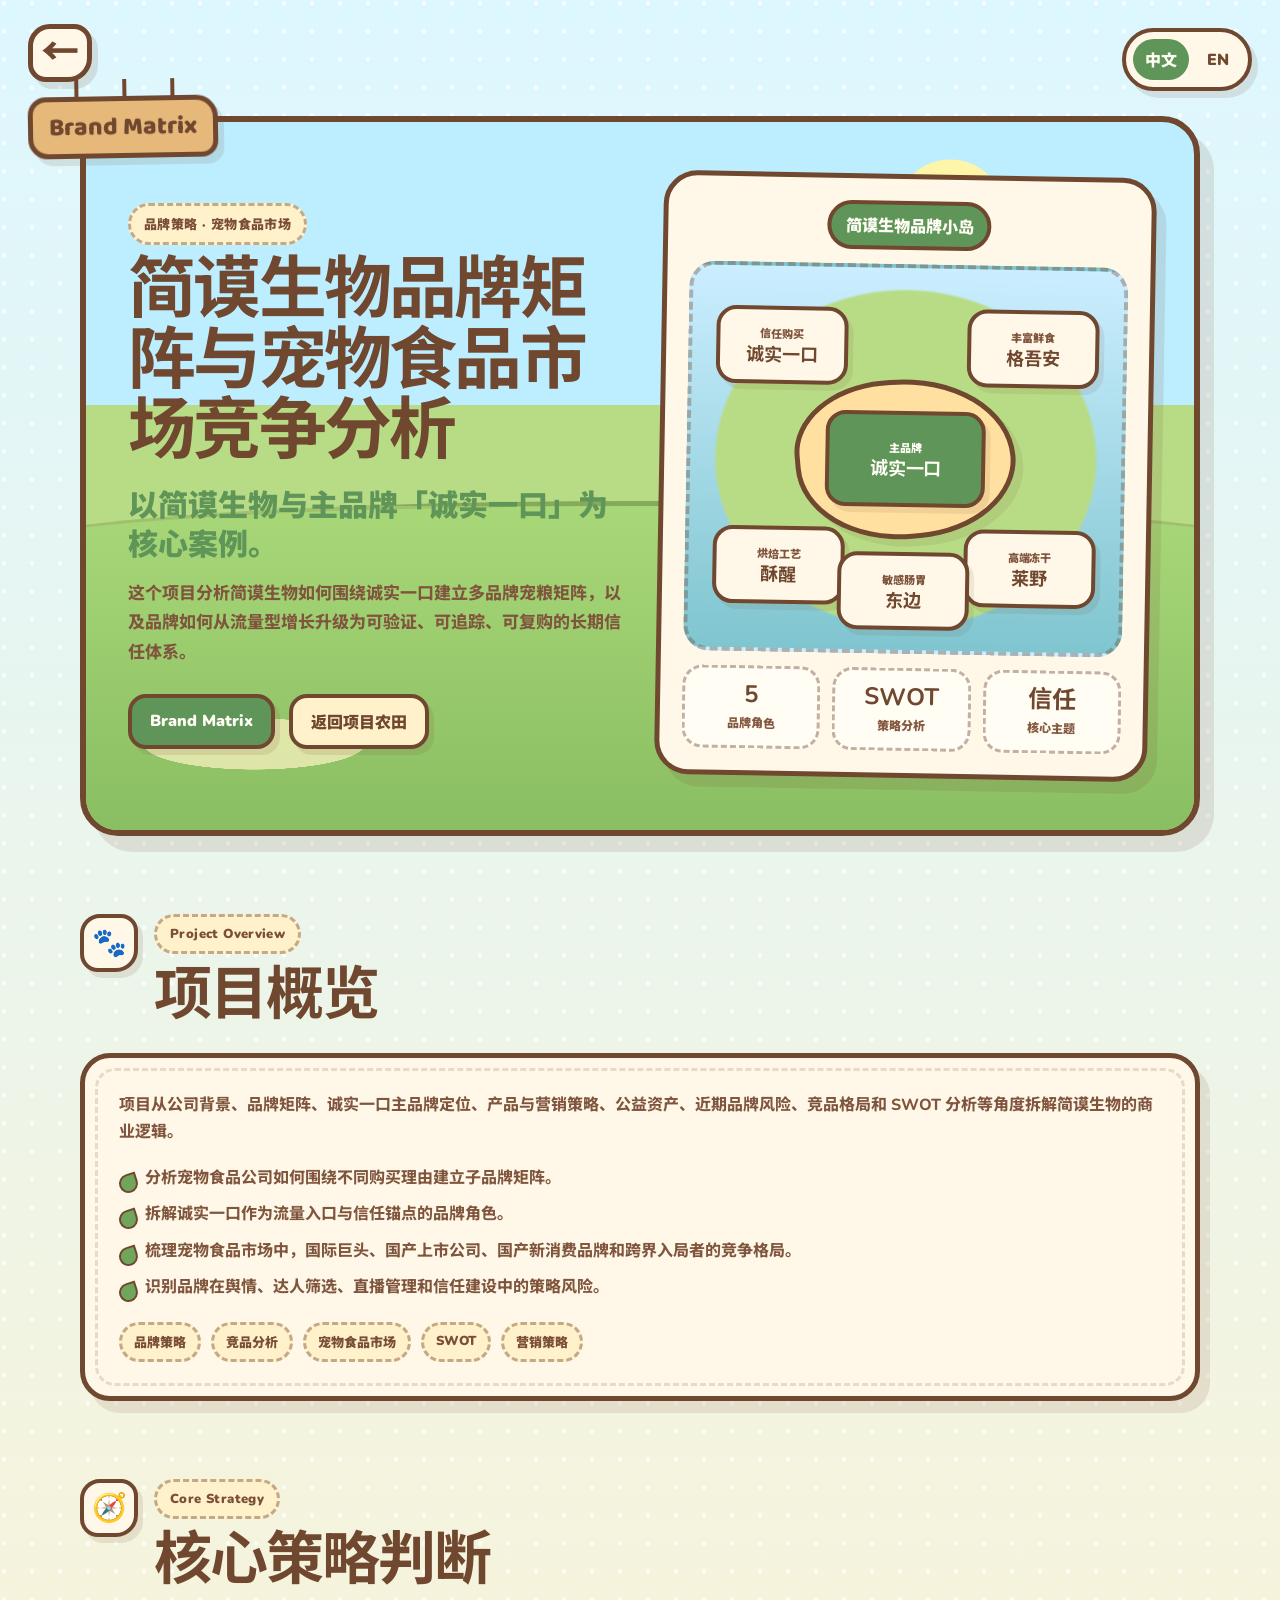
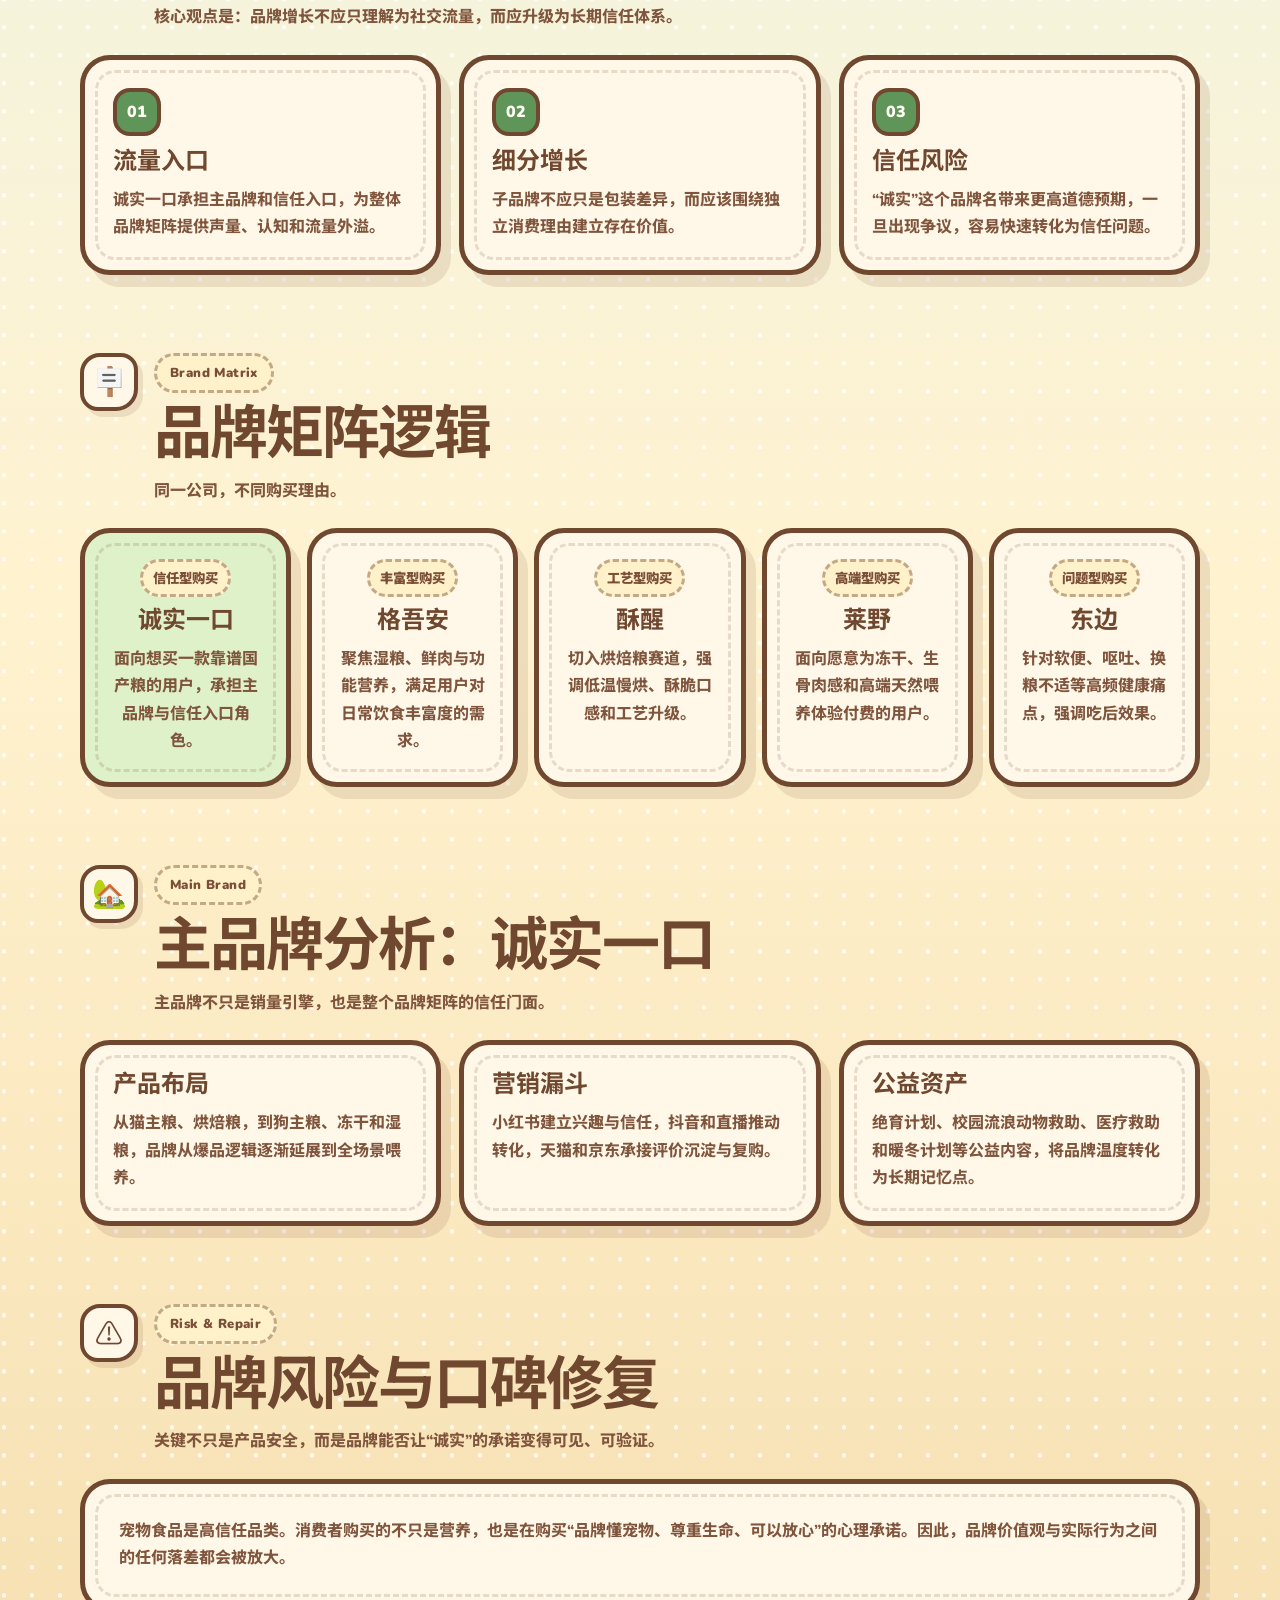
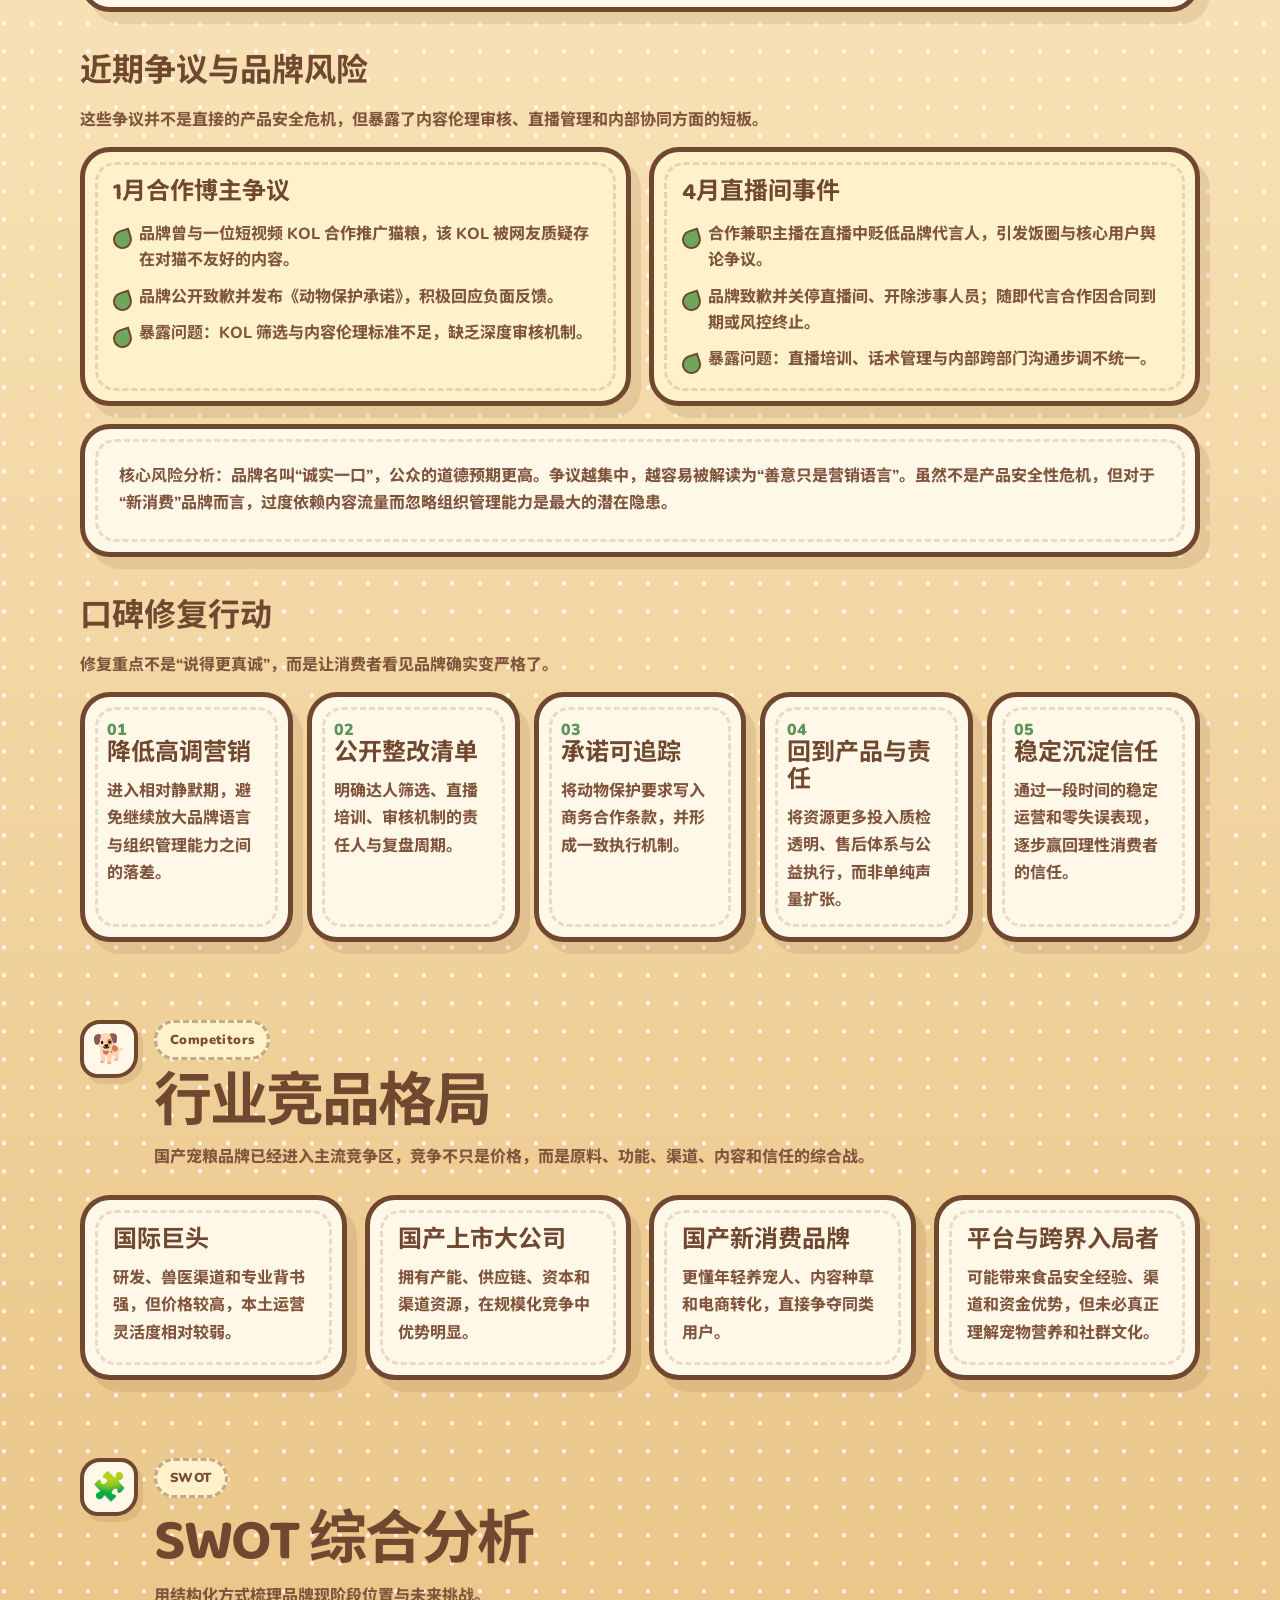
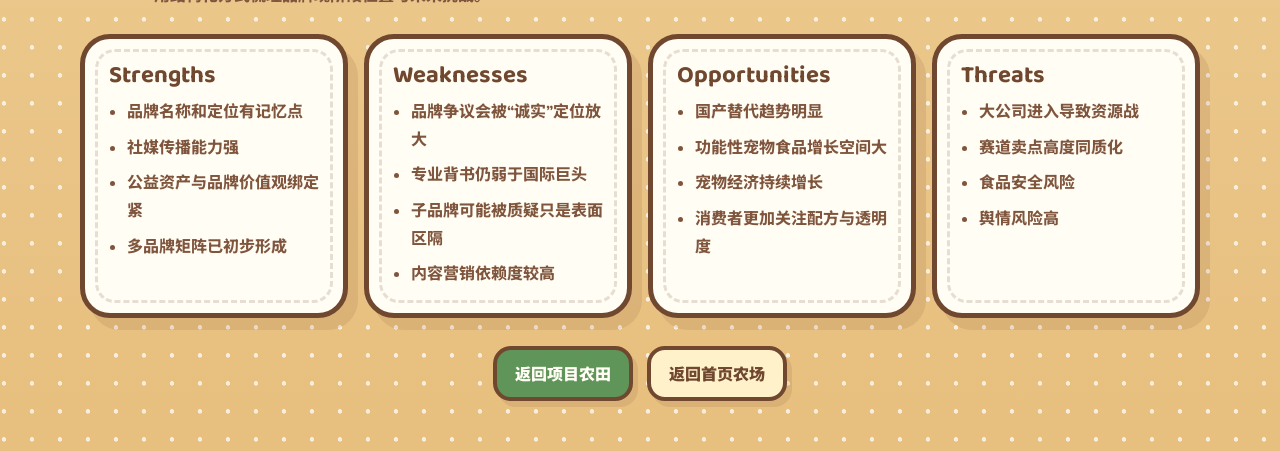
<file: project-jianmo.html>
<!DOCTYPE html>
<html lang="zh-CN">
<head>
  <meta charset="UTF-8" />
  <meta name="viewport" content="width=device-width, initial-scale=1.0" />
  <title>简谟生物品牌矩阵与宠物食品市场竞争分析项目 · Xiaomin's Portfolio</title>
  <meta name="description" content="简谟生物品牌矩阵与宠物食品市场竞争分析项目，动森风格作品集页面。" />
  <link rel="preconnect" href="https://fonts.googleapis.com">
  <link rel="preconnect" href="https://fonts.gstatic.com" crossorigin>
  <link href="https://fonts.googleapis.com/css2?family=Baloo+2:wght@600;700;800&family=Nunito:wght@600;700;800;900;1000&family=Noto+Sans+SC:wght@500;700;900&display=swap" rel="stylesheet">
  <link rel="stylesheet" href="style.css" />
</head>

<body class="forest-case-page jianmo-case-page">
  <main class="forest-case-main" id="top">
    <a class="cartoon-back" href="project-farm.html" aria-label="Back to project field"><span>←</span></a>

    <div class="page-board project-board forest-page-board">
      <span data-i18n="board.title">Brand Matrix</span>
    </div>

    <div class="case-lang-toggle" aria-label="Language switcher">
      <button class="case-lang-btn active" type="button" data-lang="zh" data-i18n-site="lang.zh">中文</button>
      <button class="case-lang-btn" type="button" data-lang="en" data-i18n-site="lang.en">EN</button>
    </div>

    <section class="forest-hero brand-hero">
      <div class="forest-hero-copy">
        <p class="farm-eyebrow" data-i18n="hero.eyebrow">品牌策略 · 宠物食品市场</p>
        <h1 data-i18n="hero.title">简谟生物品牌矩阵与宠物食品市场竞争分析</h1>
        <p class="forest-subtitle" data-i18n="hero.subtitle">以简谟生物与主品牌「诚实一口」为核心案例。</p>
        <p class="forest-text" data-i18n="hero.text">这个项目分析简谟生物如何围绕诚实一口建立多品牌宠粮矩阵，以及公司如何从流量驱动增长走向可验证的长期信任体系。</p>
        <div class="forest-actions">
          <a class="farm-btn primary" href="#matrix" data-i18n="section.matrix">Brand Matrix</a>
          <a class="farm-btn" href="project-farm.html" data-i18n="buttons.backField">返回项目农田</a>
        </div>
      </div>

      <aside class="brand-island-card" aria-label="Brand portfolio map">
        <div class="island-title" data-i18n="visual.mapTitle">简谟生物品牌小岛</div>
        <div class="brand-island-map">
          <div class="island-node core"><span data-i18n="visual.core">Core Brand</span><strong data-i18n="visual.honest">Honest Bite</strong></div>
          <div class="island-node n1"><span data-i18n="visual.reason1">Trust</span><strong>诚实一口</strong></div>
          <div class="island-node n2"><span data-i18n="visual.reason2">Fresh Wet Food</span><strong>格吾安</strong></div>
          <div class="island-node n3"><span data-i18n="visual.reason3">Baking Process</span><strong>酥醒</strong></div>
          <div class="island-node n4"><span data-i18n="visual.reason4">Premium Freeze-dried</span><strong>莱野</strong></div>
          <div class="island-node n5"><span data-i18n="visual.reason5">Sensitive Digestion</span><strong>东边</strong></div>
        </div>
        <div class="forest-kpis">
          <div><strong data-i18n="hero.kpi1.num">5</strong><span data-i18n="hero.kpi1.text">品牌角色</span></div>
          <div><strong data-i18n="hero.kpi2.num">SWOT</strong><span data-i18n="hero.kpi2.text">策略分析</span></div>
          <div><strong data-i18n="hero.kpi3.num">Trust</strong><span data-i18n="hero.kpi3.text">核心主题</span></div>
        </div>
      </aside>
    </section>

    <section class="forest-section" id="overview">
      <div class="forest-section-title">
        <span class="cat-icon-sign">🐾</span>
        <div><p class="farm-eyebrow" data-i18n="section.overview">Project Overview</p><h2 data-i18n="overview.title">Project Overview</h2></div>
      </div>
      <div class="forest-paper-card">
        <p data-i18n="overview.text"></p>
        <ul class="leaf-list">
          <li data-i18n="overview.li1"></li>
          <li data-i18n="overview.li2"></li>
          <li data-i18n="overview.li3"></li>
          <li data-i18n="overview.li4"></li>
        </ul>
        <div class="cat-tags">
          <span data-i18n="tag.brand">Brand Strategy</span>
          <span data-i18n="tag.competitor">Competitor Analysis</span>
          <span data-i18n="tag.pet">Pet Food Market</span>
          <span>SWOT</span>
          <span data-i18n="tag.marketing">Marketing Strategy</span>
        </div>
      </div>
    </section>

    <section class="forest-section" id="summary">
      <div class="forest-section-title">
        <span class="cat-icon-sign">🧭</span>
        <div><p class="farm-eyebrow" data-i18n="section.strategy">Core Strategy</p><h2 data-i18n="summary.title">Core Strategic View</h2><p class="forest-section-desc" data-i18n="summary.desc"></p></div>
      </div>
      <div class="forest-card-grid three">
        <article class="forest-mini-card"><span>01</span><h3 data-i18n="summary.s1.title"></h3><p data-i18n="summary.s1.text"></p></article>
        <article class="forest-mini-card"><span>02</span><h3 data-i18n="summary.s2.title"></h3><p data-i18n="summary.s2.text"></p></article>
        <article class="forest-mini-card"><span>03</span><h3 data-i18n="summary.s3.title"></h3><p data-i18n="summary.s3.text"></p></article>
      </div>
    </section>

    <section class="forest-section" id="matrix">
      <div class="forest-section-title">
        <span class="cat-icon-sign">🪧</span>
        <div><p class="farm-eyebrow" data-i18n="section.matrix">Brand Matrix</p><h2 data-i18n="matrix.title">Brand Matrix Logic</h2><p class="forest-section-desc" data-i18n="matrix.desc"></p></div>
      </div>
      <div class="brand-matrix-cards">
        <article class="brand-matrix-card main"><small data-i18n="matrix.m1.label"></small><h3 data-i18n="matrix.m1.title">诚实一口</h3><p data-i18n="matrix.m1.text"></p></article>
        <article class="brand-matrix-card"><small data-i18n="matrix.m2.label"></small><h3 data-i18n="matrix.m2.title">格吾安</h3><p data-i18n="matrix.m2.text"></p></article>
        <article class="brand-matrix-card"><small data-i18n="matrix.m3.label"></small><h3 data-i18n="matrix.m3.title">酥醒</h3><p data-i18n="matrix.m3.text"></p></article>
        <article class="brand-matrix-card"><small data-i18n="matrix.m4.label"></small><h3 data-i18n="matrix.m4.title">莱野</h3><p data-i18n="matrix.m4.text"></p></article>
        <article class="brand-matrix-card"><small data-i18n="matrix.m5.label"></small><h3 data-i18n="matrix.m5.title">东边</h3><p data-i18n="matrix.m5.text"></p></article>
      </div>
    </section>

    <section class="forest-section" id="honest-bite">
      <div class="forest-section-title">
        <span class="cat-icon-sign">🏡</span>
        <div><p class="farm-eyebrow" data-i18n="section.honest">Main Brand</p><h2 data-i18n="honest.title"></h2><p class="forest-section-desc" data-i18n="honest.desc"></p></div>
      </div>
      <div class="forest-card-grid three">
        <article class="forest-mini-card"><h3 data-i18n="honest.c1.title"></h3><p data-i18n="honest.c1.text"></p></article>
        <article class="forest-mini-card"><h3 data-i18n="honest.c2.title"></h3><p data-i18n="honest.c2.text"></p></article>
        <article class="forest-mini-card"><h3 data-i18n="honest.c3.title"></h3><p data-i18n="honest.c3.text"></p></article>
      </div>
    </section>

    <section class="forest-section" id="risk">
      <div class="forest-section-title">
        <span class="cat-icon-sign">⚠️</span>
        <div><p class="farm-eyebrow" data-i18n="section.risk">Risk & Repair</p><h2 data-i18n="risk.title"></h2><p class="forest-section-desc" data-i18n="risk.desc"></p></div>
      </div>
      <div class="forest-paper-card"><p data-i18n="risk.text"></p></div>

      <div class="forest-subtitle-block">
        <h3 data-i18n="risk.controversyTitle"></h3>
        <p data-i18n="risk.controversyDesc"></p>
      </div>

      <div class="forest-card-grid two">
        <article class="forest-mini-card warning"><h3 data-i18n="risk.dispute1.title"></h3><ul class="leaf-list compact"><li data-i18n="risk.dispute1.li1"></li><li data-i18n="risk.dispute1.li2"></li><li data-i18n="risk.dispute1.li3"></li></ul></article>
        <article class="forest-mini-card warning"><h3 data-i18n="risk.dispute2.title"></h3><ul class="leaf-list compact"><li data-i18n="risk.dispute2.li1"></li><li data-i18n="risk.dispute2.li2"></li><li data-i18n="risk.dispute2.li3"></li></ul></article>
      </div>

      <div class="forest-paper-card small-gap"><p data-i18n="risk.summary"></p></div>

      <div class="forest-subtitle-block">
        <h3 data-i18n="repair.title"></h3>
        <p data-i18n="repair.desc"></p>
      </div>

      <div class="repair-path-grid">
        <article><span>01</span><h3 data-i18n="repair.r1.title"></h3><p data-i18n="repair.r1.text"></p></article>
        <article><span>02</span><h3 data-i18n="repair.r2.title"></h3><p data-i18n="repair.r2.text"></p></article>
        <article><span>03</span><h3 data-i18n="repair.r3.title"></h3><p data-i18n="repair.r3.text"></p></article>
        <article><span>04</span><h3 data-i18n="repair.r4.title"></h3><p data-i18n="repair.r4.text"></p></article>
        <article><span>05</span><h3 data-i18n="repair.r5.title"></h3><p data-i18n="repair.r5.text"></p></article>
      </div>
    </section>

    <section class="forest-section" id="competitors">
      <div class="forest-section-title">
        <span class="cat-icon-sign">🐕</span>
        <div><p class="farm-eyebrow" data-i18n="section.competitors">Competitors</p><h2 data-i18n="competitors.title"></h2><p class="forest-section-desc" data-i18n="competitors.desc"></p></div>
      </div>
      <div class="forest-card-grid four">
        <article class="forest-mini-card"><h3 data-i18n="competitors.c1.title"></h3><p data-i18n="competitors.c1.text"></p></article>
        <article class="forest-mini-card"><h3 data-i18n="competitors.c2.title"></h3><p data-i18n="competitors.c2.text"></p></article>
        <article class="forest-mini-card"><h3 data-i18n="competitors.c3.title"></h3><p data-i18n="competitors.c3.text"></p></article>
        <article class="forest-mini-card"><h3 data-i18n="competitors.c4.title"></h3><p data-i18n="competitors.c4.text"></p></article>
      </div>
    </section>

    <section class="forest-section" id="swot">
      <div class="forest-section-title">
        <span class="cat-icon-sign">🧩</span>
        <div><p class="farm-eyebrow" data-i18n="section.swot">SWOT</p><h2 data-i18n="swot.title"></h2><p class="forest-section-desc" data-i18n="swot.desc"></p></div>
      </div>
      <div class="swot-wood-grid">
        <article><h3 data-i18n="swot.strengths">Strengths</h3><ul><li data-i18n="swot.s.li1"></li><li data-i18n="swot.s.li2"></li><li data-i18n="swot.s.li3"></li><li data-i18n="swot.s.li4"></li></ul></article>
        <article><h3 data-i18n="swot.weaknesses">Weaknesses</h3><ul><li data-i18n="swot.w.li1"></li><li data-i18n="swot.w.li2"></li><li data-i18n="swot.w.li3"></li><li data-i18n="swot.w.li4"></li></ul></article>
        <article><h3 data-i18n="swot.opportunities">Opportunities</h3><ul><li data-i18n="swot.o.li1"></li><li data-i18n="swot.o.li2"></li><li data-i18n="swot.o.li3"></li><li data-i18n="swot.o.li4"></li></ul></article>
        <article><h3 data-i18n="swot.threats">Threats</h3><ul><li data-i18n="swot.t.li1"></li><li data-i18n="swot.t.li2"></li><li data-i18n="swot.t.li3"></li><li data-i18n="swot.t.li4"></li></ul></article>
      </div>
      <div class="forest-actions bottom-actions">
        <a class="farm-btn primary" href="project-farm.html" data-i18n="buttons.backField">返回项目农田</a>
        <a class="farm-btn" href="index.html" data-i18n="buttons.backHome">返回首页农场</a>
      </div>
    </section>
  </main>

  <script>
    const translations = {
      "en": {
            "nav.about": "About",
            "nav.projects": "Projects",
            "nav.skills": "Skills",
            "nav.contact": "Contact",
            "hero.eyebrow": "Brand Strategy · Pet Food Market",
            "hero.title": "Brand Portfolio & Pet Food Market Analysis",
            "hero.subtitle": "A strategic case study of Jianmo Bio and Honest Bite.",
            "hero.text": "This project analyses how Jianmo Bio builds a multi-brand pet food portfolio around Honest Bite, and how the company can move from traffic-driven growth to a verifiable long-term trust system.",
            "hero.kpi1.num": "5",
            "hero.kpi1.text": "brand roles",
            "hero.kpi2.text": "strategy analysis",
            "hero.kpi3.num": "Trust",
            "hero.kpi3.text": "core theme",
            "visual.core": "Core Brand",
            "visual.honest": "Honest Bite",
            "visual.reason1": "Trust",
            "visual.reason2": "Fresh Wet Food",
            "visual.reason3": "Baking Process",
            "visual.reason4": "Premium Freeze-dried",
            "visual.reason5": "Sensitive Digestion",
            "buttons.view": "View Report PDF",
            "buttons.back": "Back to Projects",
            "overview.title": "Project Overview",
            "overview.text": "The project examines Jianmo Bio’s business logic through company background, brand portfolio, Honest Bite’s positioning, product and marketing strategy, public-welfare assets, recent brand risks, competitor landscape and SWOT analysis.",
            "overview.li1": "Analysed how a pet food company builds different sub-brands around different purchase reasons.",
            "overview.li2": "Explored Honest Bite as the traffic entrance and trust anchor of the portfolio.",
            "overview.li3": "Mapped the pet food market competition across international giants, domestic listed companies, new consumer brands and cross-industry entrants.",
            "overview.li4": "Identified strategic risks around public opinion, influencer screening, live-streaming management and trust-building.",
            "tag.brand": "Brand Strategy",
            "tag.competitor": "Competitor Analysis",
            "tag.pet": "Pet Food Market",
            "tag.marketing": "Marketing Strategy",
            "summary.title": "Core Strategic View",
            "summary.desc": "The key argument is that growth should not only be understood as social-media traffic, but as a shift toward a long-term trust system.",
            "summary.s1.title": "Traffic Entrance",
            "summary.s1.text": "Honest Bite functions as the main brand and trust entrance, helping the wider portfolio gain awareness and traffic spillover.",
            "summary.s2.title": "Segmented Growth",
            "summary.s2.text": "Sub-brands should not simply be packaging differences. Each one needs an independent consumer reason to exist.",
            "summary.s3.title": "Trust Risk",
            "summary.s3.text": "The name ‘Honest’ raises public moral expectations, so controversies can quickly become trust issues.",
            "matrix.title": "Brand Matrix Logic",
            "matrix.desc": "Same company, different purchase reasons.",
            "matrix.m1.label": "Trust-based Purchase",
            "matrix.m1.text": "For users who want a reliable domestic pet food brand with clear positioning and social trust.",
            "matrix.m2.label": "Richer Feeding",
            "matrix.m2.text": "Focuses on wet food, fresh meat and functional nutrition, meeting richer daily feeding needs.",
            "matrix.m3.label": "Process Upgrade",
            "matrix.m3.text": "Cuts into the baked food category, emphasising low-temperature baking and palatability.",
            "matrix.m4.label": "Premium Naturalness",
            "matrix.m4.text": "Targets users willing to pay for freeze-dried, raw-meat-inspired and high-end natural feeding.",
            "matrix.m5.label": "Problem-solving Purchase",
            "matrix.m5.text": "Addresses high-frequency health concerns such as soft stool, vomiting and food transition discomfort.",
            "honest.title": "Main Brand Analysis: Honest Bite",
            "honest.desc": "The main brand is not only a sales engine, but also the portfolio’s trust interface.",
            "honest.c1.title": "Product Portfolio",
            "honest.c1.text": "From cat staple food and baked food to dog food, freeze-dried products and wet food, the brand expands from hero SKUs to full feeding scenarios.",
            "honest.c2.title": "Marketing Funnel",
            "honest.c2.text": "Xiaohongshu builds interest and trust, Douyin and live-streaming drive conversion, while Tmall and JD accumulate reviews and repeat purchase.",
            "honest.c3.title": "Public-welfare Assets",
            "honest.c3.text": "Animal rescue, neutering plans, campus stray animal support and winter-aid initiatives help turn warmth into long-term brand memory.",
            "risk.title": "Brand Risk & Reputation Repair",
            "risk.desc": "The key issue is not only product safety, but whether the brand can make its promise of honesty visible and verifiable.",
            "risk.text": "Pet food is a high-trust category. Consumers are buying not only nutrition, but also the psychological promise that the brand understands pets, respects life and can be trusted. Therefore, any gap between brand values and actual behaviour can be amplified.",
            "risk.controversyTitle": "Recent Controversies",
            "risk.controversyDesc": "The recent controversies were not direct product safety crises, but they exposed weaknesses in content ethics review, live-streaming management and internal coordination.",
            "risk.dispute1.title": "January KOL Collaboration Controversy",
            "risk.dispute1.li1": "The brand once collaborated with a short-video KOL to promote cat food, but the KOL was later questioned by users for content considered unfriendly to cats.",
            "risk.dispute1.li2": "The brand publicly apologised and released an animal protection commitment to respond to negative feedback.",
            "risk.dispute1.li3": "<strong>Exposed issue:</strong> insufficient KOL screening, weak content ethics standards and lack of deeper review mechanisms.",
            "risk.dispute2.title": "April Live-streaming Incident",
            "risk.dispute2.li1": "A part-time live-streaming host made negative comments about the brand ambassador, triggering controversy among fandom communities and core users.",
            "risk.dispute2.li2": "The brand apologised, closed the live room and dismissed the related staff; the endorsement cooperation was later ended due to contract expiration or risk control.",
            "risk.dispute2.li3": "<strong>Exposed issue:</strong> inconsistent live-streaming training, script management and cross-department coordination.",
            "risk.summary": "<strong>Core risk analysis:</strong> because the brand name itself contains the promise of “honesty”, public moral expectations are higher. The more concentrated the controversies become, the easier they are to be interpreted as a gap between brand values and actual behaviour. Although this is not a product safety crisis, over-reliance on content traffic while neglecting organisational management capability is the biggest hidden risk for a new consumer brand.",
            "repair.title": "Reputation Repair Actions",
            "repair.desc": "The focus is not to sound more sincere, but to let consumers see that the brand has become stricter and more accountable.",
            "repair.r1.title": "Reduce High-profile Marketing",
            "repair.r1.text": "Enter a quieter period and avoid further widening the gap between brand language and management capability.",
            "repair.r2.title": "Publish a Rectification List",
            "repair.r2.text": "Clarify responsibilities, review cycles and standards for influencer screening and live-streaming management.",
            "repair.r3.title": "Make Commitments Traceable",
            "repair.r3.text": "Write animal-protection requirements into business collaboration terms and enforce them consistently.",
            "repair.r4.title": "Return to Product & Responsibility",
            "repair.r4.text": "Shift resources toward testing transparency, after-sales systems and public-welfare execution.",
            "repair.r5.title": "Rebuild Trust Slowly",
            "repair.r5.text": "Let reliable operations and zero-mistake performance gradually rebuild rational consumer trust.",
            "competitors.title": "Competitor Landscape",
            "competitors.desc": "Domestic pet food brands are entering the mainstream competitive zone, where the battle is about ingredients, function, channel, content and trust.",
            "competitors.c1.title": "International Giants",
            "competitors.c1.text": "Strong R&D, veterinary channels and professional endorsement, but with higher prices and less flexible local operations.",
            "competitors.c2.title": "Domestic Listed Companies",
            "competitors.c2.text": "Backed by manufacturing capacity, supply chains, capital and channel resources.",
            "competitors.c3.title": "Domestic New Consumer Brands",
            "competitors.c3.text": "Understand young pet owners, social-media seeding and e-commerce conversion.",
            "competitors.c4.title": "Platform & Cross-industry Entrants",
            "competitors.c4.text": "May bring food safety experience, channel resources and capital, but may lack pet nutrition and community understanding.",
            "swot.title": "SWOT Analysis",
            "swot.desc": "A structured view of the brand’s current position and future challenges.",
            "swot.s.li1": "Memorable brand name and positioning",
            "swot.s.li2": "Strong social-media communication",
            "swot.s.li3": "Public-welfare assets linked to brand values",
            "swot.s.li4": "Initial multi-brand portfolio already formed",
            "swot.w.li1": "Controversies amplified by the ‘honest’ positioning",
            "swot.w.li2": "Professional endorsement weaker than international giants",
            "swot.w.li3": "Sub-brands may be questioned as superficial differentiation",
            "swot.w.li4": "High dependency on content marketing",
            "swot.o.li1": "Domestic substitution trend",
            "swot.o.li2": "Growth of functional pet food",
            "swot.o.li3": "Continued pet economy expansion",
            "swot.o.li4": "Consumers care more about formula transparency",
            "swot.t.li1": "Resource competition from larger companies",
            "swot.t.li2": "High similarity of category selling points",
            "swot.t.li3": "Food safety concerns",
            "swot.t.li4": "Public opinion risk",
            "footer.text": "Portfolio website in progress.",
            "board.title": "Brand Matrix",
            "buttons.backField": "Back to Project Field",
            "buttons.backHome": "Back to Farm Home",
            "hero.kpi2.num": "SWOT",
            "section.overview": "Project Overview",
            "section.strategy": "Core Strategy",
            "section.matrix": "Brand Matrix",
            "section.honest": "Main Brand",
            "section.risk": "Risk & Repair",
            "section.competitors": "Competitors",
            "section.swot": "SWOT",
            "matrix.m1.title": "Honest Bite",
            "matrix.m2.title": "Gewuan",
            "matrix.m3.title": "Suxing",
            "matrix.m4.title": "Laiye",
            "matrix.m5.title": "Dongbian",
            "visual.mapTitle": "Jianmo Bio Brand Island",
            "visual.support": "Multi-brand role system",
            "swot.strengths": "Strengths",
            "swot.weaknesses": "Weaknesses",
            "swot.opportunities": "Opportunities",
            "swot.threats": "Threats"
      },
      "zh": {
            "nav.about": "关于我",
            "nav.projects": "作品集",
            "nav.skills": "技能",
            "nav.contact": "联系我",
            "hero.eyebrow": "品牌策略 · 宠物食品市场",
            "hero.title": "简谟生物品牌矩阵与宠物食品市场竞争分析",
            "hero.subtitle": "以简谟生物与主品牌「诚实一口」为核心案例。",
            "hero.text": "这个项目分析简谟生物如何围绕诚实一口建立多品牌宠粮矩阵，以及品牌如何从流量型增长升级为可验证、可追踪、可复购的长期信任体系。",
            "hero.kpi1.num": "5",
            "hero.kpi1.text": "品牌角色",
            "hero.kpi2.text": "策略分析",
            "hero.kpi3.num": "信任",
            "hero.kpi3.text": "核心主题",
            "visual.core": "主品牌",
            "visual.honest": "诚实一口",
            "visual.reason1": "信任购买",
            "visual.reason2": "丰富鲜食",
            "visual.reason3": "烘焙工艺",
            "visual.reason4": "高端冻干",
            "visual.reason5": "敏感肠胃",
            "buttons.view": "查看分析报告PDF",
            "buttons.back": "返回作品集",
            "overview.title": "项目概览",
            "overview.text": "项目从公司背景、品牌矩阵、诚实一口主品牌定位、产品与营销策略、公益资产、近期品牌风险、竞品格局和 SWOT 分析等角度拆解简谟生物的商业逻辑。",
            "overview.li1": "分析宠物食品公司如何围绕不同购买理由建立子品牌矩阵。",
            "overview.li2": "拆解诚实一口作为流量入口与信任锚点的品牌角色。",
            "overview.li3": "梳理宠物食品市场中，国际巨头、国产上市公司、国产新消费品牌和跨界入局者的竞争格局。",
            "overview.li4": "识别品牌在舆情、达人筛选、直播管理和信任建设中的策略风险。",
            "tag.brand": "品牌策略",
            "tag.competitor": "竞品分析",
            "tag.pet": "宠物食品市场",
            "tag.marketing": "营销策略",
            "summary.title": "核心策略判断",
            "summary.desc": "核心观点是：品牌增长不应只理解为社交流量，而应升级为长期信任体系。",
            "summary.s1.title": "流量入口",
            "summary.s1.text": "诚实一口承担主品牌和信任入口，为整体品牌矩阵提供声量、认知和流量外溢。",
            "summary.s2.title": "细分增长",
            "summary.s2.text": "子品牌不应只是包装差异，而应该围绕独立消费理由建立存在价值。",
            "summary.s3.title": "信任风险",
            "summary.s3.text": "“诚实”这个品牌名带来更高道德预期，一旦出现争议，容易快速转化为信任问题。",
            "matrix.title": "品牌矩阵逻辑",
            "matrix.desc": "同一公司，不同购买理由。",
            "matrix.m1.label": "信任型购买",
            "matrix.m1.text": "面向想买一款靠谱国产粮的用户，承担主品牌与信任入口角色。",
            "matrix.m2.label": "丰富型购买",
            "matrix.m2.text": "聚焦湿粮、鲜肉与功能营养，满足用户对日常饮食丰富度的需求。",
            "matrix.m3.label": "工艺型购买",
            "matrix.m3.text": "切入烘焙粮赛道，强调低温慢烘、酥脆口感和工艺升级。",
            "matrix.m4.label": "高端型购买",
            "matrix.m4.text": "面向愿意为冻干、生骨肉感和高端天然喂养体验付费的用户。",
            "matrix.m5.label": "问题型购买",
            "matrix.m5.text": "针对软便、呕吐、换粮不适等高频健康痛点，强调吃后效果。",
            "honest.title": "主品牌分析：诚实一口",
            "honest.desc": "主品牌不只是销量引擎，也是整个品牌矩阵的信任门面。",
            "honest.c1.title": "产品布局",
            "honest.c1.text": "从猫主粮、烘焙粮，到狗主粮、冻干和湿粮，品牌从爆品逻辑逐渐延展到全场景喂养。",
            "honest.c2.title": "营销漏斗",
            "honest.c2.text": "小红书建立兴趣与信任，抖音和直播推动转化，天猫和京东承接评价沉淀与复购。",
            "honest.c3.title": "公益资产",
            "honest.c3.text": "绝育计划、校园流浪动物救助、医疗救助和暖冬计划等公益内容，将品牌温度转化为长期记忆点。",
            "risk.title": "品牌风险与口碑修复",
            "risk.desc": "关键不只是产品安全，而是品牌能否让“诚实”的承诺变得可见、可验证。",
            "risk.text": "宠物食品是高信任品类。消费者购买的不只是营养，也是在购买“品牌懂宠物、尊重生命、可以放心”的心理承诺。因此，品牌价值观与实际行为之间的任何落差都会被放大。",
            "risk.controversyTitle": "近期争议与品牌风险",
            "risk.controversyDesc": "这些争议并不是直接的产品安全危机，但暴露了内容伦理审核、直播管理和内部协同方面的短板。",
            "risk.dispute1.title": "1月合作博主争议",
            "risk.dispute1.li1": "品牌曾与一位短视频 KOL 合作推广猫粮，该 KOL 被网友质疑存在对猫不友好的内容。",
            "risk.dispute1.li2": "品牌公开致歉并发布《动物保护承诺》，积极回应负面反馈。",
            "risk.dispute1.li3": "<strong>暴露问题：</strong>KOL 筛选与内容伦理标准不足，缺乏深度审核机制。",
            "risk.dispute2.title": "4月直播间事件",
            "risk.dispute2.li1": "合作兼职主播在直播中贬低品牌代言人，引发饭圈与核心用户舆论争议。",
            "risk.dispute2.li2": "品牌致歉并关停直播间、开除涉事人员；随即代言合作因合同到期或风控终止。",
            "risk.dispute2.li3": "<strong>暴露问题：</strong>直播培训、话术管理与内部跨部门沟通步调不统一。",
            "risk.summary": "<strong>核心风险分析：</strong>品牌名叫“诚实一口”，公众的道德预期更高。争议越集中，越容易被解读为“善意只是营销语言”。虽然不是产品安全性危机，但对于“新消费”品牌而言，过度依赖内容流量而忽略组织管理能力是最大的潜在隐患。",
            "repair.title": "口碑修复行动",
            "repair.desc": "修复重点不是“说得更真诚”，而是让消费者看见品牌确实变严格了。",
            "repair.r1.title": "降低高调营销",
            "repair.r1.text": "进入相对静默期，避免继续放大品牌语言与组织管理能力之间的落差。",
            "repair.r2.title": "公开整改清单",
            "repair.r2.text": "明确达人筛选、直播培训、审核机制的责任人与复盘周期。",
            "repair.r3.title": "承诺可追踪",
            "repair.r3.text": "将动物保护要求写入商务合作条款，并形成一致执行机制。",
            "repair.r4.title": "回到产品与责任",
            "repair.r4.text": "将资源更多投入质检透明、售后体系与公益执行，而非单纯声量扩张。",
            "repair.r5.title": "稳定沉淀信任",
            "repair.r5.text": "通过一段时间的稳定运营和零失误表现，逐步赢回理性消费者的信任。",
            "competitors.title": "行业竞品格局",
            "competitors.desc": "国产宠粮品牌已经进入主流竞争区，竞争不只是价格，而是原料、功能、渠道、内容和信任的综合战。",
            "competitors.c1.title": "国际巨头",
            "competitors.c1.text": "研发、兽医渠道和专业背书强，但价格较高，本土运营灵活度相对较弱。",
            "competitors.c2.title": "国产上市大公司",
            "competitors.c2.text": "拥有产能、供应链、资本和渠道资源，在规模化竞争中优势明显。",
            "competitors.c3.title": "国产新消费品牌",
            "competitors.c3.text": "更懂年轻养宠人、内容种草和电商转化，直接争夺同类用户。",
            "competitors.c4.title": "平台与跨界入局者",
            "competitors.c4.text": "可能带来食品安全经验、渠道和资金优势，但未必真正理解宠物营养和社群文化。",
            "swot.title": "SWOT 综合分析",
            "swot.desc": "用结构化方式梳理品牌现阶段位置与未来挑战。",
            "swot.s.li1": "品牌名称和定位有记忆点",
            "swot.s.li2": "社媒传播能力强",
            "swot.s.li3": "公益资产与品牌价值观绑定紧",
            "swot.s.li4": "多品牌矩阵已初步形成",
            "swot.w.li1": "品牌争议会被“诚实”定位放大",
            "swot.w.li2": "专业背书仍弱于国际巨头",
            "swot.w.li3": "子品牌可能被质疑只是表面区隔",
            "swot.w.li4": "内容营销依赖度较高",
            "swot.o.li1": "国产替代趋势明显",
            "swot.o.li2": "功能性宠物食品增长空间大",
            "swot.o.li3": "宠物经济持续增长",
            "swot.o.li4": "消费者更加关注配方与透明度",
            "swot.t.li1": "大公司进入导致资源战",
            "swot.t.li2": "赛道卖点高度同质化",
            "swot.t.li3": "食品安全风险",
            "swot.t.li4": "舆情风险高",
            "footer.text": "个人作品集网站持续更新中。",
            "board.title": "Brand Matrix",
            "buttons.backField": "返回项目农田",
            "buttons.backHome": "返回首页农场",
            "hero.kpi2.num": "SWOT",
            "section.overview": "Project Overview",
            "section.strategy": "Core Strategy",
            "section.matrix": "Brand Matrix",
            "section.honest": "Main Brand",
            "section.risk": "Risk & Repair",
            "section.competitors": "Competitors",
            "section.swot": "SWOT",
            "matrix.m1.title": "诚实一口",
            "matrix.m2.title": "格吾安",
            "matrix.m3.title": "酥醒",
            "matrix.m4.title": "莱野",
            "matrix.m5.title": "东边",
            "visual.mapTitle": "简谟生物品牌小岛",
            "visual.support": "多品牌角色分工",
            "swot.strengths": "Strengths",
            "swot.weaknesses": "Weaknesses",
            "swot.opportunities": "Opportunities",
            "swot.threats": "Threats"
      }
};

    function setLanguage(lang) {
      document.documentElement.lang = lang === "zh" ? "zh-CN" : "en";
      localStorage.setItem("portfolioLanguage", lang);

      document.querySelectorAll("[data-i18n]").forEach((element) => {
        const key = element.getAttribute("data-i18n");
        if (translations[lang] && translations[lang][key]) {
          element.innerHTML = translations[lang][key];
        }
      });

      document.querySelectorAll(".case-lang-btn").forEach((button) => {
        button.classList.toggle("active", button.dataset.lang === lang);
      });
    }

    document.querySelectorAll(".case-lang-btn").forEach((button) => {
      button.addEventListener("click", () => setLanguage(button.dataset.lang));
    });

    setLanguage(localStorage.getItem("portfolioLanguage") || "zh");
  </script>


<script>
(function () {
  const siteTranslations = {
  "zh": {
    "lang.zh": "中文",
    "lang.en": "EN",
    "home.welcome.p": "Welcome to",
    "home.welcome.h1": "Xiaomin's Portfolio",
    "home.cottage.hover": "进入小屋 · About Me",
    "home.mailbox.hover": "Contact Mailbox",
    "home.resume": "📄 下载简历",
    "home.email": "✉️ 给我发邮件",
    "home.bunny.greeting": "Hi, I'm Xiaomin",
    "home.who.hover.title": "Who am I",
    "home.who.hover.text": "Quick intro about Xiaomin",
    "home.who.board.title": "Who am I",
    "home.who.board.sub": "Notice Board",
    "home.field.title": "Project Fields",
    "home.field.hover": "Enter Project Fields",
    "home.shed.title": "Skills Shed",
    "home.shed.hover.title": "Skills & Tools",
    "home.shed.hover.text": "Data · Research · AI · Design · Operations · Communication",
    "home.mapHint.1": "🖱️ 点击小屋门进入 About Me",
    "home.mapHint.2": "🌱 点击农田查看项目胡萝卜",
    "home.mapHint.3": "🧰 点击工具棚查看技能与工具",
    "home.who.title": "💻 我是谁 / Who I Am",
    "home.who.p1": "我是 Xiaomin，拥有 Finance 与 Business Analytics 的学习背景。我对数据洞察、用户需求、AI工具、品牌表达和网页设计很感兴趣。我喜欢把复杂的信息整理成清晰、有逻辑、也有视觉记忆点的内容。",
    "home.who.p2": "I enjoy using AI as a creative and analytical partner: from breaking down business problems, generating visual directions, structuring portfolio pages, to turning ideas into clean HTML/CSS outputs.",
    "home.tag.ba": "Business Analytics",
    "home.tag.ai": "AI-assisted Design",
    "home.tag.user": "User Insight",
    "home.tag.story": "Data Storytelling",
    "about.entering": "Entering the cottage...",
    "about.board": "About Me",
    "about.bookshelf.hover": "Hover / Click Core Strengths",
    "about.sticky.title": "Notes",
    "about.click.frame": "Click the frame",
    "about.click.computer": "Click the computer",
    "about.screen": "Hello!",
    "about.hint1": "💻 点击电脑：查看个人介绍",
    "about.hint2": "🖼️ 点击毕业照：查看毕业服兔兔",
    "about.popup.title": "💻 我的个人介绍",
    "about.step1.title": "背景经历",
    "about.step1.text": "我拥有金融与商业分析的学习背景，对数据、商业洞察、用户需求和新兴技术都很感兴趣。过去几年在英国的学习经历，让我逐渐形成了更开放的视角，也更习惯从不同文化和行业中观察问题。",
    "about.step2.title": "我的工作方式",
    "about.step2.text": "我喜欢把复杂的信息整理成清晰的结构，也享受从一个想法出发，把它变成可落地的方案。无论是做商业分析、品牌页面、AI 应用案例，还是研究一个新的行业，我都希望自己是真的理解背后的逻辑和价值。",
    "about.step3.title": "兴趣与观察",
    "about.step3.text": "在生活中，我喜欢旅行、阅读和拼图，也持续关注动漫、网文和内容行业。这些兴趣让我保持好奇心，也训练我观察人与故事、产品和市场之间关系的能力。",
    "about.core.title": "📚 核心优势 / Core Strengths",
    "about.core1.title": "商业分析",
    "about.core1.text": "能够将商业问题拆解为结构化分析，并形成清晰的建议。",
    "about.core2.title": "AI 应用",
    "about.core2.text": "长期使用 AI 工具进行创意构思、文案写作和视觉方向。",
    "about.core3.title": "用户洞察",
    "about.core3.text": "关注用户在真实服务场景中如何感知信任、共情、清晰度和价值。",
    "about.core4.title": "沟通表达",
    "about.core4.text": "能够把复杂概念转化为清楚、友好、有视觉叙事感的内容。",
    "about.grad.title": "🎓 Graduation Bunny",
    "about.grad.caption": "这张毕业照延续了网站里兔兔主角的风格，并把 University of Bristol 和 The University of Manchester 放进了同一个温暖的校园场景里。",
    "skills.board": "Skills",
    "skills.eyebrow": "Tool Shed · Skills & Tools",
    "skills.title": "技能与工具",
    "skills.lead": "这个页面像一个动森感工具棚：每一组技能都是一件工具，代表我在分析、研究、AI创作、内容设计、商业运营和沟通表达中的能力。",
    "skills.data.title": "数据分析",
    "skills.data.1": "R, Python, Excel, Microsoft Office",
    "skills.data.2": "Regression Analysis",
    "skills.data.3": "Marketing Analytics",
    "skills.research.title": "研究能力",
    "skills.research.1": "Qualitative Interviews",
    "skills.research.2": "Thematic Analysis",
    "skills.research.3": "User Insight",
    "skills.research.4": "Market Research",
    "skills.ai.title": "AI 与创作",
    "skills.ai.1": "ChatGPT",
    "skills.ai.2": "AI-assisted Writing",
    "skills.ai.3": "AI Image Editing",
    "skills.ai.4": "AI Website Generation",
    "skills.design.title": "内容与设计",
    "skills.design.1": "Canva",
    "skills.design.2": "PowerPoint",
    "skills.design.3": "Website Layout",
    "skills.business.title": "商业与运营",
    "skills.business.1": "Supplier Communication",
    "skills.business.2": "Marketing Analysis",
    "skills.business.3": "Operations Awareness",
    "skills.comm.title": "沟通表达",
    "skills.comm.1": "Writing Skills",
    "skills.comm.2": "Project Storytelling",
    "skills.comm.3": "Presentation Design",
    "skills.comm.4": "Cross-cultural Communication",
    "skills.note.title": "How I use these tools",
    "skills.note.text": "我更关注工具背后的应用场景：用数据理解问题，用研究发现需求，用 AI 提高表达效率，再用设计和沟通把复杂内容变成清晰、可展示、可落地的作品。",
    "pf.board": "Project Fields",
    "pf.sign.p": "Pick a carrot",
    "pf.sign.h1": "Each carrot grows one project",
    "pf.project.1.title": "猫主粮品类视觉策略设计项目",
    "pf.project.1.desc": "将价格带、目标人群、购买痛点和卖点优先级转化为 AI 辅助视觉方案。",
    "pf.project.2.title": "Healthcare AI Response Research",
    "pf.project.2.desc": "毕业论文项目：比较人工回复与 ChatGPT 回复在医疗差评中的感知差异。",
    "pf.project.3.title": "简谟生物品牌矩阵与宠物食品市场竞争分析项目",
    "pf.project.3.desc": "拆解简谟生物多品牌矩阵、诚实一口主品牌定位、竞品格局与信任风险。",
    "pf.project.4.title": "NGS 实验室流程仿真项目",
    "pf.project.4.desc": "使用离散事件仿真分析 NGS 实验室流程瓶颈，并测试周转时间优化方案。",
    "pf.corner": "<strong>Hover</strong> 看简介 · <strong>Click</strong> 进入详情页",
    "health.board": "Project",
    "health.kicker": "Xiaomin's Project Carrot",
    "health.title": "Healthcare AI Response Research",
    "health.subtitle": "围绕医疗差评回复展开的毕业论文项目，比较人工回复与 ChatGPT 回复在同一场景下的用户感知差异。",
    "health.brief.title": "Project Brief",
    "health.brief": "项目研究英国医疗服务场景下，消费者如何看待人工撰写与 ChatGPT 生成的负面评论管理回复。研究关注共情、语气、可信度、语言线索和 AI 接受度。",
    "health.role.title": "My Role",
    "health.role": "我设计访谈问题、整理场景材料、进行半结构化访谈，并通过主题分析提炼关键发现。",
    "health.output.title": "Final Output",
    "health.output": "毕业论文研究框架、访谈分析、主题发现和对医疗服务回复策略的建议。",
    "health.process.title": "Process",
    "health.process.1": "确定医疗负面评论与管理回复的研究场景。",
    "health.process.2": "设计人工回复与 AI 回复的盲测比较。",
    "health.process.3": "围绕 empathy、tone、credibility、preference 进行编码。",
    "health.process.4": "总结用户对 AI 辅助回复的接受条件。",
    "health.insights.title": "Key Insights",
    "health.insights.1": "AI 回复常被认为更温暖，但也容易被质疑模板化。",
    "health.insights.2": "人工回复如果解释清楚原因和行动，会带来更强可信度。",
    "health.insights.3": "医疗服务场景中，AI 更适合作为草稿工具，需要人工审核。",
    "health.reflection.title": "Reflection",
    "health.reflection": "这个项目体现了我将 AI 议题、用户感知和服务管理结合起来分析的能力，也展示了我对定性研究和用户洞察的兴趣。",
    "health.back.field": "Back to Project Field",
    "health.back.home": "Back to Farm Home"
  },
  "en": {
    "lang.zh": "中文",
    "lang.en": "EN",
    "home.welcome.p": "Welcome to",
    "home.welcome.h1": "Xiaomin's Portfolio",
    "home.cottage.hover": "Enter the cottage · About Me",
    "home.mailbox.hover": "Contact Mailbox",
    "home.resume": "📄 Download Resume",
    "home.email": "✉️ Email Me",
    "home.bunny.greeting": "Hi, I'm Xiaomin",
    "home.who.hover.title": "Who am I",
    "home.who.hover.text": "Quick intro about Xiaomin",
    "home.who.board.title": "Who am I",
    "home.who.board.sub": "Notice Board",
    "home.field.title": "Project Fields",
    "home.field.hover": "Enter Project Fields",
    "home.shed.title": "Skills Shed",
    "home.shed.hover.title": "Skills & Tools",
    "home.shed.hover.text": "Data · Research · AI · Design · Operations · Communication",
    "home.mapHint.1": "🖱️ Click the cottage door to enter About Me",
    "home.mapHint.2": "🌱 Click the field to view project carrots",
    "home.mapHint.3": "🧰 Click the shed to view skills & tools",
    "home.who.title": "💻 Who I Am",
    "home.who.p1": "I am Xiaomin, with an academic background in Finance and Business Analytics. I am interested in data insight, user needs, AI tools, brand expression and web design. I enjoy turning complex information into clear, logical and visually memorable content.",
    "home.who.p2": "I enjoy using AI as a creative and analytical partner: from breaking down business problems, generating visual directions, structuring portfolio pages, to turning ideas into clean HTML/CSS outputs.",
    "home.tag.ba": "Business Analytics",
    "home.tag.ai": "AI-assisted Design",
    "home.tag.user": "User Insight",
    "home.tag.story": "Data Storytelling",
    "about.entering": "Entering the cottage...",
    "about.board": "About Me",
    "about.bookshelf.hover": "Hover / Click Core Strengths",
    "about.sticky.title": "Notes",
    "about.click.frame": "Click the frame",
    "about.click.computer": "Click the computer",
    "about.screen": "Hello!",
    "about.hint1": "💻 Click the computer: personal introduction",
    "about.hint2": "🖼️ Click the graduation photo: graduation bunny",
    "about.popup.title": "💻 Personal Introduction",
    "about.step1.title": "Background",
    "about.step1.text": "I have a background in Finance and Business Analytics, and I am interested in data, business insight, user needs and emerging technologies. My years of study in the UK helped me develop a more open perspective and become more used to observing problems across different cultures and industries.",
    "about.step2.title": "How I Work",
    "about.step2.text": "I like organizing complex information into clear structures, and I enjoy turning an idea into a practical solution. Whether I am working on business analysis, brand pages, AI application cases or researching a new industry, I want to truly understand the logic and value behind it.",
    "about.step3.title": "Interests & Observation",
    "about.step3.text": "In daily life, I enjoy travelling, reading and puzzles, and I also follow anime, web novels and content industries. These interests keep me curious and train my ability to observe relationships between people, stories, products and markets.",
    "about.core.title": "📚 Core Strengths",
    "about.core1.title": "Business Analysis",
    "about.core1.text": "Able to break business problems into structured analysis and clear recommendations.",
    "about.core2.title": "AI Application",
    "about.core2.text": "Long-term use of AI tools for creative thinking, copywriting and visual direction.",
    "about.core3.title": "User Insight",
    "about.core3.text": "Focused on how users perceive trust, empathy, clarity and value in real service scenarios.",
    "about.core4.title": "Communication",
    "about.core4.text": "Able to turn complex concepts into clear, friendly and visually narrative content.",
    "about.grad.title": "🎓 Graduation Bunny",
    "about.grad.caption": "This graduation photo keeps the same bunny character style as the website and places both the University of Bristol and The University of Manchester in one warm campus scene.",
    "skills.board": "Skills",
    "skills.eyebrow": "Tool Shed · Skills & Tools",
    "skills.title": "Skills & Tools",
    "skills.lead": "This page works like a cozy tool shed: each skill group is a tool that represents my abilities in analysis, research, AI creation, content design, business operations and communication.",
    "skills.data.title": "Data Analysis",
    "skills.data.1": "R, Python, Excel, Microsoft Office",
    "skills.data.2": "Regression Analysis",
    "skills.data.3": "Marketing Analytics",
    "skills.research.title": "Research Skills",
    "skills.research.1": "Qualitative Interviews",
    "skills.research.2": "Thematic Analysis",
    "skills.research.3": "User Insight",
    "skills.research.4": "Market Research",
    "skills.ai.title": "AI & Creation",
    "skills.ai.1": "ChatGPT",
    "skills.ai.2": "AI-assisted Writing",
    "skills.ai.3": "AI Image Editing",
    "skills.ai.4": "AI Website Generation",
    "skills.design.title": "Content & Design",
    "skills.design.1": "Canva",
    "skills.design.2": "PowerPoint",
    "skills.design.3": "Website Layout",
    "skills.business.title": "Business & Operations",
    "skills.business.1": "Supplier Communication",
    "skills.business.2": "Marketing Analysis",
    "skills.business.3": "Operations Awareness",
    "skills.comm.title": "Communication",
    "skills.comm.1": "Writing Skills",
    "skills.comm.2": "Project Storytelling",
    "skills.comm.3": "Presentation Design",
    "skills.comm.4": "Cross-cultural Communication",
    "skills.note.title": "How I use these tools",
    "skills.note.text": "I care more about how tools are used in real scenarios: using data to understand problems, research to discover needs, AI to improve expression efficiency, and design plus communication to turn complex content into clear, presentable and practical work.",
    "pf.board": "Project Fields",
    "pf.sign.p": "Pick a carrot",
    "pf.sign.h1": "Each carrot grows one project",
    "pf.project.1.title": "Cat Food Visual Strategy",
    "pf.project.1.desc": "Translating price tiers, target users, purchase concerns and selling-point priorities into AI-assisted visual concepts.",
    "pf.project.2.title": "Healthcare AI Response Research",
    "pf.project.2.desc": "A dissertation project comparing human-written and ChatGPT-generated responses to negative healthcare reviews.",
    "pf.project.3.title": "Jianmo Bio Brand Matrix & Pet Food Market Analysis",
    "pf.project.3.desc": "Analyzing Jianmo Bio’s multi-brand portfolio, Honest Bite’s core positioning, competitors and trust risks.",
    "pf.project.4.title": "NGS Laboratory Workflow Simulation",
    "pf.project.4.desc": "Using discrete-event simulation to identify bottlenecks in an NGS laboratory workflow and test turnaround-time improvements.",
    "pf.corner": "<strong>Hover</strong> for preview · <strong>Click</strong> for details",
    "health.board": "Project",
    "health.kicker": "Xiaomin's Project Carrot",
    "health.title": "Healthcare AI Response Research",
    "health.subtitle": "A dissertation project comparing how people perceive human-written and ChatGPT-generated responses to negative healthcare reviews.",
    "health.brief.title": "Project Brief",
    "health.brief": "This project studies how consumers perceive human-written and ChatGPT-generated managerial responses to negative online reviews in UK healthcare. It focuses on empathy, tone, credibility, language cues and acceptance of AI use.",
    "health.role.title": "My Role",
    "health.role": "I designed interview questions, prepared response scenarios, conducted semi-structured interviews and used thematic analysis to develop key findings.",
    "health.output.title": "Final Output",
    "health.output": "A dissertation research framework, interview analysis, thematic findings and practical recommendations for healthcare service recovery responses.",
    "health.process.title": "Process",
    "health.process.1": "Defined the healthcare negative-review and managerial-response scenario.",
    "health.process.2": "Designed a blind comparison between human-written and AI-generated responses.",
    "health.process.3": "Coded themes around empathy, tone, credibility and preference.",
    "health.process.4": "Summarized the conditions under which users accept AI-assisted responses.",
    "health.insights.title": "Key Insights",
    "health.insights.1": "AI responses were often perceived as warmer, but could also feel templated.",
    "health.insights.2": "Human responses gained credibility when they explained reasons and concrete actions clearly.",
    "health.insights.3": "In healthcare service recovery, AI is more suitable as a drafting tool with human review.",
    "health.reflection.title": "Reflection",
    "health.reflection": "This project demonstrates my ability to connect AI, user perception and service management, while also showing my interest in qualitative research and user insight.",
    "health.back.field": "Back to Project Field",
    "health.back.home": "Back to Farm Home"
  }
};

  function translateByAttr(selector, lang, dictionary) {
    if (!dictionary || !dictionary[lang]) return;
    document.querySelectorAll(selector).forEach((el) => {
      const key = el.getAttribute(selector.slice(1, -1).split('=')[0]);
      if (key && Object.prototype.hasOwnProperty.call(dictionary[lang], key)) {
        el.innerHTML = dictionary[lang][key];
      }
    });
  }

  function setActiveButtons(lang) {
    document.querySelectorAll('.global-lang-btn, .cat-lang-btn, .case-lang-btn').forEach((btn) => {
      btn.classList.toggle('active', btn.dataset.lang === lang);
    });
  }

  window.setPortfolioLanguage = function(lang) {
    lang = lang === 'en' ? 'en' : 'zh';
    document.documentElement.lang = lang === 'zh' ? 'zh-CN' : 'en';
    localStorage.setItem('portfolioLanguage', lang);

    // 1) Unified site-level translations added for all pages.
    document.querySelectorAll('[data-i18n-site]').forEach((el) => {
      const key = el.getAttribute('data-i18n-site');
      if (siteTranslations[lang] && siteTranslations[lang][key]) el.innerHTML = siteTranslations[lang][key];
    });

    // 2) Older global translations that already existed on earlier pages.
    try {
      if (typeof globalTranslations !== 'undefined' && globalTranslations[lang]) {
        document.querySelectorAll('[data-i18n-global]').forEach((el) => {
          const key = el.getAttribute('data-i18n-global');
          if (globalTranslations[lang][key]) el.innerHTML = globalTranslations[lang][key];
        });
      }
    } catch (e) {}

    // 3) Existing project-page translations, e.g. cat food / Jianmo / NGS pages.
    try {
      if (typeof translations !== 'undefined' && translations[lang]) {
        document.querySelectorAll('[data-i18n]').forEach((el) => {
          const key = el.getAttribute('data-i18n');
          if (translations[lang][key]) el.innerHTML = translations[lang][key];
        });
      }
    } catch (e) {}

    setActiveButtons(lang);
  };

  document.querySelectorAll('.global-lang-btn, .cat-lang-btn, .case-lang-btn').forEach((btn) => {
    btn.addEventListener('click', (event) => {
      event.preventDefault();
      window.setPortfolioLanguage(btn.dataset.lang);
    });
  });

  window.setPortfolioLanguage(localStorage.getItem('portfolioLanguage') || 'zh');
})();
</script>

</body>
</html>
</file>
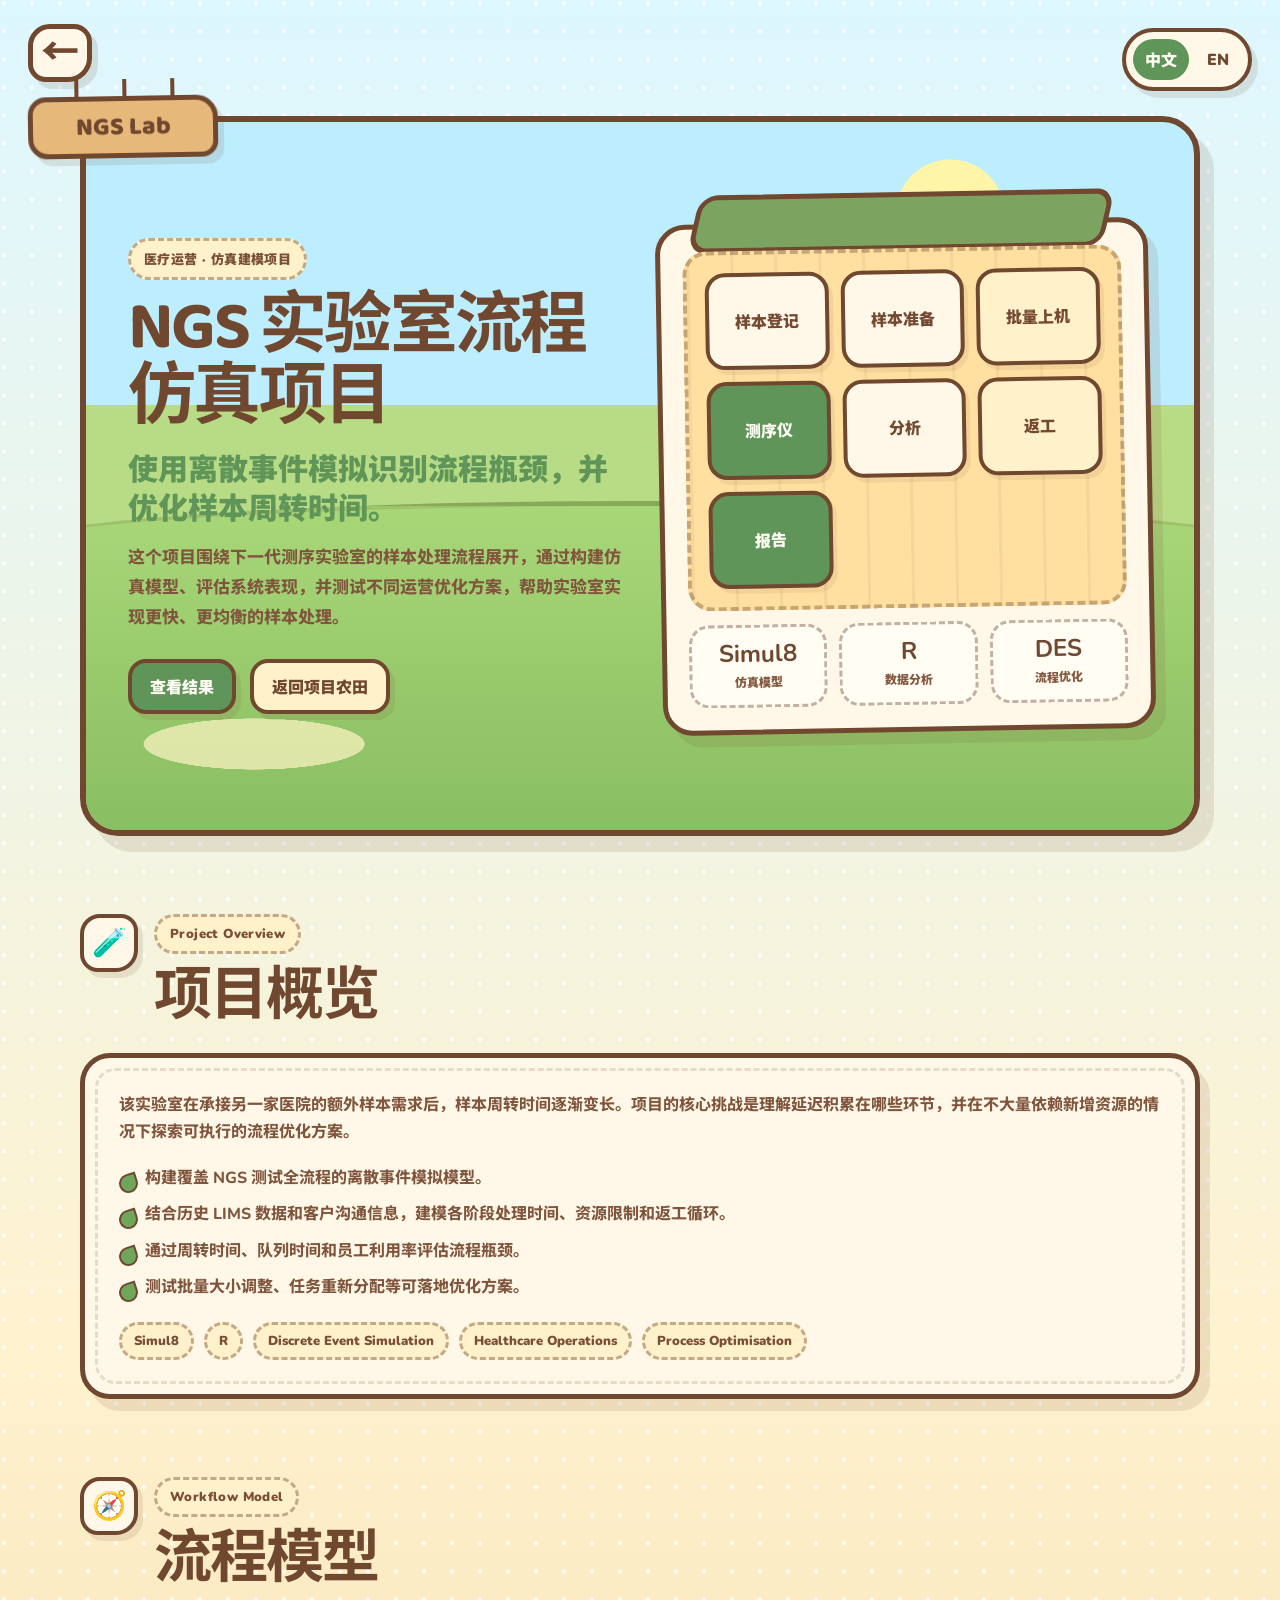
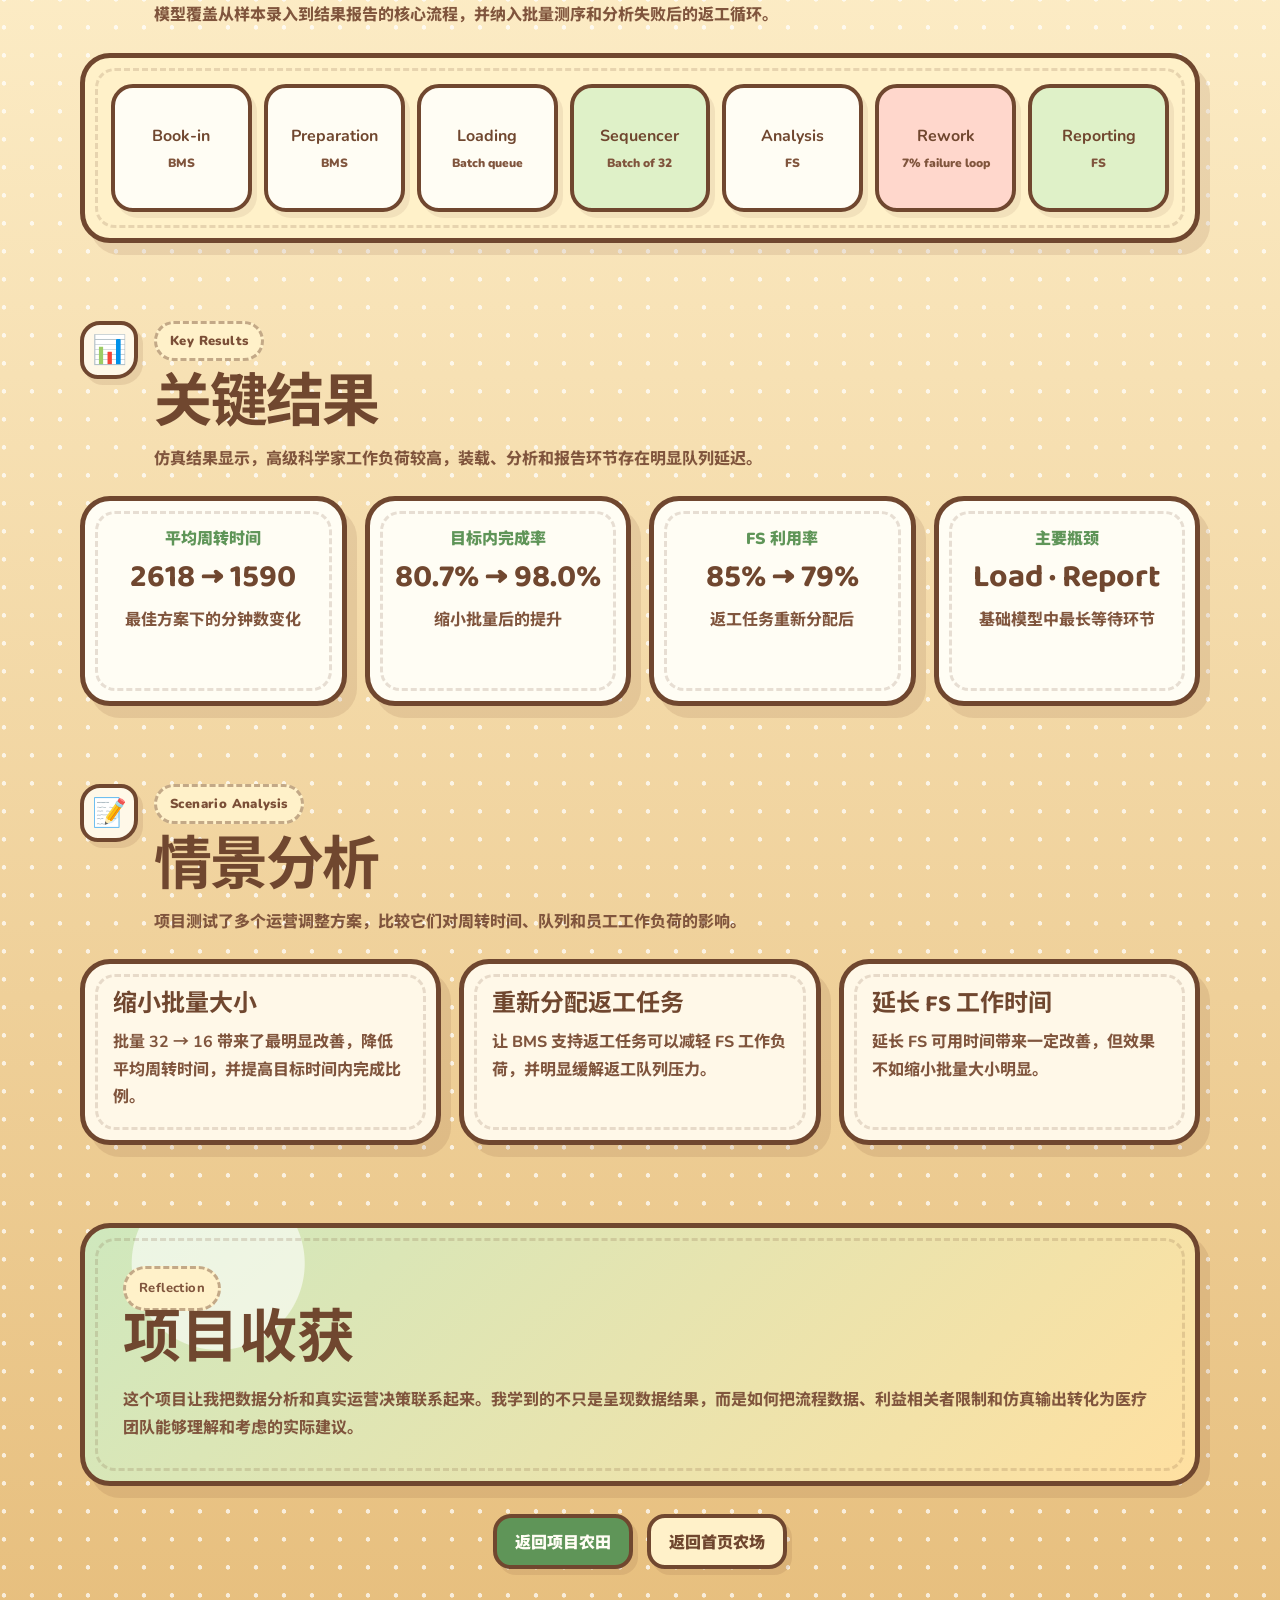
<file: project-ngs.html>
<!DOCTYPE html>
<html lang="zh-CN">
<head>
  <meta charset="UTF-8" />
  <meta name="viewport" content="width=device-width, initial-scale=1.0" />
  <title>NGS 实验室流程仿真项目 · Xiaomin's Portfolio</title>
  <meta name="description" content="NGS 实验室流程仿真项目，动森风格作品集页面。" />
  <link rel="preconnect" href="https://fonts.googleapis.com">
  <link rel="preconnect" href="https://fonts.gstatic.com" crossorigin>
  <link href="https://fonts.googleapis.com/css2?family=Baloo+2:wght@600;700;800&family=Nunito:wght@600;700;800;900;1000&family=Noto+Sans+SC:wght@500;700;900&display=swap" rel="stylesheet">
  <link rel="stylesheet" href="style.css" />
</head>

<body class="forest-case-page ngs-case-page">
  <main class="forest-case-main" id="top">
    <a class="cartoon-back" href="project-farm.html" aria-label="Back to project field"><span>←</span></a>

    <div class="page-board project-board forest-page-board">
      <span data-i18n="board.title">NGS Lab</span>
    </div>

    <div class="case-lang-toggle" aria-label="Language switcher">
      <button class="case-lang-btn active" type="button" data-lang="zh" data-i18n-site="lang.zh">中文</button>
      <button class="case-lang-btn" type="button" data-lang="en" data-i18n-site="lang.en">EN</button>
    </div>

    <section class="forest-hero ngs-hero">
      <div class="forest-hero-copy">
        <p class="farm-eyebrow" data-i18n="hero.eyebrow">医疗运营 · 仿真建模项目</p>
        <h1 data-i18n="hero.title">NGS 实验室流程仿真项目</h1>
        <p class="forest-subtitle" data-i18n="hero.subtitle">使用离散事件模拟识别流程瓶颈，并优化样本周转时间。</p>
        <p class="forest-text" data-i18n="hero.text">这个项目围绕下一代测序实验室的样本处理流程展开，通过构建仿真模型、评估系统表现，并测试不同运营优化方案，帮助实验室实现更快、更均衡的样本处理。</p>
        <div class="forest-actions">
          <a class="farm-btn primary" href="#results" data-i18n="buttons.viewResults">查看结果</a>
          <a class="farm-btn" href="project-farm.html" data-i18n="buttons.backField">返回项目农田</a>
        </div>
      </div>

      <aside class="lab-cottage-card" aria-label="NGS workflow visual">
        <div class="lab-roof"></div>
        <div class="lab-workflow">
          <div class="lab-node" data-i18n="workflow.book">样本登记</div>
          <div class="lab-node" data-i18n="workflow.prepare">样本准备</div>
          <div class="lab-node warning" data-i18n="workflow.load">批量上机</div>
          <div class="lab-node strong" data-i18n="workflow.seq">测序仪</div>
          <div class="lab-node" data-i18n="workflow.analysis">分析</div>
          <div class="lab-node warning" data-i18n="workflow.rework">返工</div>
          <div class="lab-node strong" data-i18n="workflow.report">报告</div>
        </div>
        <div class="forest-kpis">
          <div><strong>Simul8</strong><span data-i18n="hero.kpi1">仿真模型</span></div>
          <div><strong>R</strong><span data-i18n="hero.kpi2">数据分析</span></div>
          <div><strong>DES</strong><span data-i18n="hero.kpi3">流程优化</span></div>
        </div>
      </aside>
    </section>

    <section class="forest-section" id="overview">
      <div class="forest-section-title">
        <span class="cat-icon-sign">🧪</span>
        <div><p class="farm-eyebrow" data-i18n="section.overview">Project Overview</p><h2 data-i18n="overview.title"></h2></div>
      </div>
      <div class="forest-paper-card">
        <p data-i18n="overview.text"></p>
        <ul class="leaf-list">
          <li data-i18n="overview.li1"></li>
          <li data-i18n="overview.li2"></li>
          <li data-i18n="overview.li3"></li>
          <li data-i18n="overview.li4"></li>
        </ul>
        <div class="cat-tags">
          <span>Simul8</span><span>R</span><span>Discrete Event Simulation</span><span>Healthcare Operations</span><span>Process Optimisation</span>
        </div>
      </div>
    </section>

    <section class="forest-section" id="process">
      <div class="forest-section-title">
        <span class="cat-icon-sign">🧭</span>
        <div><p class="farm-eyebrow" data-i18n="section.workflow">Workflow Model</p><h2 data-i18n="process.title"></h2><p class="forest-section-desc" data-i18n="process.desc"></p></div>
      </div>
      <div class="ngs-process-card">
        <div class="ngs-step"><strong>Book-in</strong><span>BMS</span></div>
        <div class="ngs-step"><strong>Preparation</strong><span>BMS</span></div>
        <div class="ngs-step"><strong>Loading</strong><span>Batch queue</span></div>
        <div class="ngs-step strong"><strong>Sequencer</strong><span>Batch of 32</span></div>
        <div class="ngs-step"><strong>Analysis</strong><span>FS</span></div>
        <div class="ngs-step rework"><strong>Rework</strong><span>7% failure loop</span></div>
        <div class="ngs-step strong"><strong>Reporting</strong><span>FS</span></div>
      </div>
    </section>

    <section class="forest-section" id="results">
      <div class="forest-section-title">
        <span class="cat-icon-sign">📊</span>
        <div><p class="farm-eyebrow" data-i18n="section.results">Key Results</p><h2 data-i18n="results.title"></h2><p class="forest-section-desc" data-i18n="results.desc"></p></div>
      </div>
      <div class="ngs-kpi-grid">
        <article class="ngs-kpi"><span data-i18n="results.kpi1.label"></span><strong>2618 → 1590</strong><p data-i18n="results.kpi1.note"></p></article>
        <article class="ngs-kpi"><span data-i18n="results.kpi2.label"></span><strong>80.7% → 98.0%</strong><p data-i18n="results.kpi2.note"></p></article>
        <article class="ngs-kpi"><span data-i18n="results.kpi3.label"></span><strong>85% → 79%</strong><p data-i18n="results.kpi3.note"></p></article>
        <article class="ngs-kpi"><span data-i18n="results.kpi4.label"></span><strong>Load · Report</strong><p data-i18n="results.kpi4.note"></p></article>
      </div>
    </section>

    <section class="forest-section" id="scenarios">
      <div class="forest-section-title">
        <span class="cat-icon-sign">📝</span>
        <div><p class="farm-eyebrow" data-i18n="section.scenarios">Scenario Analysis</p><h2 data-i18n="scenario.title"></h2><p class="forest-section-desc" data-i18n="scenario.desc"></p></div>
      </div>
      <div class="forest-card-grid three">
        <article class="forest-mini-card"><h3 data-i18n="scenario.s1.title"></h3><p data-i18n="scenario.s1.text"></p></article>
        <article class="forest-mini-card"><h3 data-i18n="scenario.s2.title"></h3><p data-i18n="scenario.s2.text"></p></article>
        <article class="forest-mini-card"><h3 data-i18n="scenario.s3.title"></h3><p data-i18n="scenario.s3.text"></p></article>
      </div>
    </section>

    <section class="forest-section" id="reflection">
      <div class="cat-reflection-card">
        <p class="farm-eyebrow" data-i18n="section.reflection">Reflection</p>
        <h2 data-i18n="reflection.title"></h2>
        <p data-i18n="reflection.text"></p>
      </div>
      <div class="forest-actions bottom-actions">
        <a class="farm-btn primary" href="project-farm.html" data-i18n="buttons.backField">返回项目农田</a>
        <a class="farm-btn" href="index.html" data-i18n="buttons.backHome">返回首页农场</a>
      </div>
    </section>
  </main>

  <script>
    const translations = {
      "en": {
            "nav.about": "About",
            "nav.projects": "Projects",
            "nav.skills": "Skills",
            "nav.contact": "Contact",
            "hero.eyebrow": "Healthcare Operations · Simulation Project",
            "hero.title": "NGS Laboratory Workflow Simulation",
            "hero.subtitle": "Using discrete event simulation to identify bottlenecks and improve turnaround time.",
            "hero.text": "This project modelled a next-generation sequencing laboratory workflow, evaluated system performance, and tested operational improvement scenarios to support faster and more balanced sample processing.",
            "hero.kpi1": "Simulation model",
            "hero.kpi2": "Data analysis",
            "hero.kpi3": "Process optimisation",
            "buttons.viewResults": "View Results",
            "buttons.back": "Back to Projects",
            "overview.title": "Project Overview",
            "overview.text": "The laboratory was experiencing longer turnaround times after taking on additional sample demand from another hospital trust. The key challenge was to understand where delays were building up and how the workflow could be improved without relying heavily on new resources.",
            "overview.li1": "Built a discrete event simulation model for the end-to-end NGS testing pathway.",
            "overview.li2": "Used historical LIMS data and client clarification to model process timings, resources and rework loops.",
            "overview.li3": "Evaluated bottlenecks through turnaround time, queueing time and staff utilisation.",
            "overview.li4": "Tested practical improvement scenarios including batch size changes and task reallocation.",
            "process.title": "Workflow Model",
            "process.desc": "The model captured the core pathway from sample booking to reporting, including batch sequencing and rework after failed analysis.",
            "results.title": "Key Results",
            "results.desc": "The simulation identified workload pressure on the senior scientist and long queues around loading, analysis and reporting.",
            "results.kpi1.label": "Average TaT",
            "results.kpi1.note": "minutes under the best scenario",
            "results.kpi2.label": "Within Target",
            "results.kpi2.note": "after reducing batch size",
            "results.kpi3.label": "FS Utilisation",
            "results.kpi3.note": "when rework was reassigned",
            "results.kpi4.label": "Main Bottlenecks",
            "results.kpi4.note": "longest queues in base model",
            "scenario.title": "Scenario Analysis",
            "scenario.desc": "Several operational changes were tested to compare their impact on turnaround time, queues and staff workload.",
            "scenario.s1.title": "Reduce Batch Size",
            "scenario.s1.text": "<strong>Batch 32 → 16</strong> produced the strongest improvement, reducing average TaT and increasing the percentage of samples completed within target.",
            "scenario.s2.title": "Reassign Rework",
            "scenario.s2.text": "Allowing BMS to support rework reduced FS workload and helped relieve rework queue pressure.",
            "scenario.s3.title": "Extend FS Hours",
            "scenario.s3.text": "Extending FS availability gave moderate improvement, but was less effective than batch size adjustment.",
            "table.title": "Performance Comparison",
            "table.desc": "A simplified comparison of key scenarios from the simulation results.",
            "reflection.title": "What I Learned",
            "reflection.text": "This project helped me connect data analysis with real operational decision-making. Instead of only reporting numbers, I learned how to translate process data, stakeholder constraints and simulation outputs into practical recommendations that a healthcare team could understand and consider.",
            "footer.text": "Portfolio website in progress.",
            "board.title": "NGS Lab",
            "buttons.backField": "Back to Project Field",
            "buttons.backHome": "Back to Farm Home",
            "workflow.book": "Book-in",
            "workflow.prepare": "Preparation",
            "workflow.load": "Loading",
            "workflow.seq": "Sequencer",
            "workflow.analysis": "Analysis",
            "workflow.rework": "Rework",
            "workflow.report": "Reporting",
            "section.overview": "Project Overview",
            "section.workflow": "Workflow Model",
            "section.results": "Key Results",
            "section.scenarios": "Scenario Analysis",
            "section.reflection": "Reflection"
      },
      "zh": {
            "nav.about": "关于我",
            "nav.projects": "作品集",
            "nav.skills": "技能",
            "nav.contact": "联系我",
            "hero.eyebrow": "医疗运营 · 仿真建模项目",
            "hero.title": "NGS 实验室流程仿真项目",
            "hero.subtitle": "使用离散事件模拟识别流程瓶颈，并优化样本周转时间。",
            "hero.text": "这个项目围绕下一代测序实验室的样本处理流程展开，通过构建仿真模型、评估系统表现，并测试不同运营优化方案，帮助实验室实现更快、更均衡的样本处理。",
            "hero.kpi1": "仿真模型",
            "hero.kpi2": "数据分析",
            "hero.kpi3": "流程优化",
            "buttons.viewResults": "查看结果",
            "buttons.back": "返回作品集",
            "overview.title": "项目概览",
            "overview.text": "该实验室在承接另一家医院的额外样本需求后，样本周转时间逐渐变长。项目的核心挑战是理解延迟积累在哪些环节，并在不大量依赖新增资源的情况下探索可执行的流程优化方案。",
            "overview.li1": "构建覆盖 NGS 测试全流程的离散事件模拟模型。",
            "overview.li2": "结合历史 LIMS 数据和客户沟通信息，建模各阶段处理时间、资源限制和返工循环。",
            "overview.li3": "通过周转时间、队列时间和员工利用率评估流程瓶颈。",
            "overview.li4": "测试批量大小调整、任务重新分配等可落地优化方案。",
            "process.title": "流程模型",
            "process.desc": "模型覆盖从样本录入到结果报告的核心流程，并纳入批量测序和分析失败后的返工循环。",
            "results.title": "关键结果",
            "results.desc": "仿真结果显示，高级科学家工作负荷较高，装载、分析和报告环节存在明显队列延迟。",
            "results.kpi1.label": "平均周转时间",
            "results.kpi1.note": "最佳方案下的分钟数变化",
            "results.kpi2.label": "目标内完成率",
            "results.kpi2.note": "缩小批量后的提升",
            "results.kpi3.label": "FS 利用率",
            "results.kpi3.note": "返工任务重新分配后",
            "results.kpi4.label": "主要瓶颈",
            "results.kpi4.note": "基础模型中最长等待环节",
            "scenario.title": "情景分析",
            "scenario.desc": "项目测试了多个运营调整方案，比较它们对周转时间、队列和员工工作负荷的影响。",
            "scenario.s1.title": "缩小批量大小",
            "scenario.s1.text": "<strong>批量 32 → 16</strong> 带来了最明显改善，降低平均周转时间，并提高目标时间内完成比例。",
            "scenario.s2.title": "重新分配返工任务",
            "scenario.s2.text": "让 BMS 支持返工任务可以减轻 FS 工作负荷，并明显缓解返工队列压力。",
            "scenario.s3.title": "延长 FS 工作时间",
            "scenario.s3.text": "延长 FS 可用时间带来一定改善，但效果不如缩小批量大小明显。",
            "table.title": "方案表现对比",
            "table.desc": "下表简化展示了几个关键情景的模拟结果。",
            "reflection.title": "项目收获",
            "reflection.text": "这个项目让我把数据分析和真实运营决策联系起来。我学到的不只是呈现数据结果，而是如何把流程数据、利益相关者限制和仿真输出转化为医疗团队能够理解和考虑的实际建议。",
            "footer.text": "个人作品集网站持续更新中。",
            "board.title": "NGS Lab",
            "buttons.backField": "返回项目农田",
            "buttons.backHome": "返回首页农场",
            "workflow.book": "样本登记",
            "workflow.prepare": "样本准备",
            "workflow.load": "批量上机",
            "workflow.seq": "测序仪",
            "workflow.analysis": "分析",
            "workflow.rework": "返工",
            "workflow.report": "报告",
            "section.overview": "Project Overview",
            "section.workflow": "Workflow Model",
            "section.results": "Key Results",
            "section.scenarios": "Scenario Analysis",
            "section.reflection": "Reflection"
      }
};

    function setLanguage(lang) {
      document.documentElement.lang = lang === "zh" ? "zh-CN" : "en";
      localStorage.setItem("portfolioLanguage", lang);

      document.querySelectorAll("[data-i18n]").forEach((element) => {
        const key = element.getAttribute("data-i18n");
        if (translations[lang] && translations[lang][key]) {
          element.innerHTML = translations[lang][key];
        }
      });

      document.querySelectorAll(".case-lang-btn").forEach((button) => {
        button.classList.toggle("active", button.dataset.lang === lang);
      });
    }

    document.querySelectorAll(".case-lang-btn").forEach((button) => {
      button.addEventListener("click", () => setLanguage(button.dataset.lang));
    });

    setLanguage(localStorage.getItem("portfolioLanguage") || "zh");
  </script>


<script>
(function () {
  const siteTranslations = {
  "zh": {
    "lang.zh": "中文",
    "lang.en": "EN",
    "home.welcome.p": "Welcome to",
    "home.welcome.h1": "Xiaomin's Portfolio",
    "home.cottage.hover": "进入小屋 · About Me",
    "home.mailbox.hover": "Contact Mailbox",
    "home.resume": "📄 下载简历",
    "home.email": "✉️ 给我发邮件",
    "home.bunny.greeting": "Hi, I'm Xiaomin",
    "home.who.hover.title": "Who am I",
    "home.who.hover.text": "Quick intro about Xiaomin",
    "home.who.board.title": "Who am I",
    "home.who.board.sub": "Notice Board",
    "home.field.title": "Project Fields",
    "home.field.hover": "Enter Project Fields",
    "home.shed.title": "Skills Shed",
    "home.shed.hover.title": "Skills & Tools",
    "home.shed.hover.text": "Data · Research · AI · Design · Operations · Communication",
    "home.mapHint.1": "🖱️ 点击小屋门进入 About Me",
    "home.mapHint.2": "🌱 点击农田查看项目胡萝卜",
    "home.mapHint.3": "🧰 点击工具棚查看技能与工具",
    "home.who.title": "💻 我是谁 / Who I Am",
    "home.who.p1": "我是 Xiaomin，拥有 Finance 与 Business Analytics 的学习背景。我对数据洞察、用户需求、AI工具、品牌表达和网页设计很感兴趣。我喜欢把复杂的信息整理成清晰、有逻辑、也有视觉记忆点的内容。",
    "home.who.p2": "I enjoy using AI as a creative and analytical partner: from breaking down business problems, generating visual directions, structuring portfolio pages, to turning ideas into clean HTML/CSS outputs.",
    "home.tag.ba": "Business Analytics",
    "home.tag.ai": "AI-assisted Design",
    "home.tag.user": "User Insight",
    "home.tag.story": "Data Storytelling",
    "about.entering": "Entering the cottage...",
    "about.board": "About Me",
    "about.bookshelf.hover": "Hover / Click Core Strengths",
    "about.sticky.title": "Notes",
    "about.click.frame": "Click the frame",
    "about.click.computer": "Click the computer",
    "about.screen": "Hello!",
    "about.hint1": "💻 点击电脑：查看个人介绍",
    "about.hint2": "🖼️ 点击毕业照：查看毕业服兔兔",
    "about.popup.title": "💻 我的个人介绍",
    "about.step1.title": "背景经历",
    "about.step1.text": "我拥有金融与商业分析的学习背景，对数据、商业洞察、用户需求和新兴技术都很感兴趣。过去几年在英国的学习经历，让我逐渐形成了更开放的视角，也更习惯从不同文化和行业中观察问题。",
    "about.step2.title": "我的工作方式",
    "about.step2.text": "我喜欢把复杂的信息整理成清晰的结构，也享受从一个想法出发，把它变成可落地的方案。无论是做商业分析、品牌页面、AI 应用案例，还是研究一个新的行业，我都希望自己是真的理解背后的逻辑和价值。",
    "about.step3.title": "兴趣与观察",
    "about.step3.text": "在生活中，我喜欢旅行、阅读和拼图，也持续关注动漫、网文和内容行业。这些兴趣让我保持好奇心，也训练我观察人与故事、产品和市场之间关系的能力。",
    "about.core.title": "📚 核心优势 / Core Strengths",
    "about.core1.title": "商业分析",
    "about.core1.text": "能够将商业问题拆解为结构化分析，并形成清晰的建议。",
    "about.core2.title": "AI 应用",
    "about.core2.text": "长期使用 AI 工具进行创意构思、文案写作和视觉方向。",
    "about.core3.title": "用户洞察",
    "about.core3.text": "关注用户在真实服务场景中如何感知信任、共情、清晰度和价值。",
    "about.core4.title": "沟通表达",
    "about.core4.text": "能够把复杂概念转化为清楚、友好、有视觉叙事感的内容。",
    "about.grad.title": "🎓 Graduation Bunny",
    "about.grad.caption": "这张毕业照延续了网站里兔兔主角的风格，并把 University of Bristol 和 The University of Manchester 放进了同一个温暖的校园场景里。",
    "skills.board": "Skills",
    "skills.eyebrow": "Tool Shed · Skills & Tools",
    "skills.title": "技能与工具",
    "skills.lead": "这个页面像一个动森感工具棚：每一组技能都是一件工具，代表我在分析、研究、AI创作、内容设计、商业运营和沟通表达中的能力。",
    "skills.data.title": "数据分析",
    "skills.data.1": "R, Python, Excel, Microsoft Office",
    "skills.data.2": "Regression Analysis",
    "skills.data.3": "Marketing Analytics",
    "skills.research.title": "研究能力",
    "skills.research.1": "Qualitative Interviews",
    "skills.research.2": "Thematic Analysis",
    "skills.research.3": "User Insight",
    "skills.research.4": "Market Research",
    "skills.ai.title": "AI 与创作",
    "skills.ai.1": "ChatGPT",
    "skills.ai.2": "AI-assisted Writing",
    "skills.ai.3": "AI Image Editing",
    "skills.ai.4": "AI Website Generation",
    "skills.design.title": "内容与设计",
    "skills.design.1": "Canva",
    "skills.design.2": "PowerPoint",
    "skills.design.3": "Website Layout",
    "skills.business.title": "商业与运营",
    "skills.business.1": "Supplier Communication",
    "skills.business.2": "Marketing Analysis",
    "skills.business.3": "Operations Awareness",
    "skills.comm.title": "沟通表达",
    "skills.comm.1": "Writing Skills",
    "skills.comm.2": "Project Storytelling",
    "skills.comm.3": "Presentation Design",
    "skills.comm.4": "Cross-cultural Communication",
    "skills.note.title": "How I use these tools",
    "skills.note.text": "我更关注工具背后的应用场景：用数据理解问题，用研究发现需求，用 AI 提高表达效率，再用设计和沟通把复杂内容变成清晰、可展示、可落地的作品。",
    "pf.board": "Project Fields",
    "pf.sign.p": "Pick a carrot",
    "pf.sign.h1": "Each carrot grows one project",
    "pf.project.1.title": "猫主粮品类视觉策略设计项目",
    "pf.project.1.desc": "将价格带、目标人群、购买痛点和卖点优先级转化为 AI 辅助视觉方案。",
    "pf.project.2.title": "Healthcare AI Response Research",
    "pf.project.2.desc": "毕业论文项目：比较人工回复与 ChatGPT 回复在医疗差评中的感知差异。",
    "pf.project.3.title": "简谟生物品牌矩阵与宠物食品市场竞争分析项目",
    "pf.project.3.desc": "拆解简谟生物多品牌矩阵、诚实一口主品牌定位、竞品格局与信任风险。",
    "pf.project.4.title": "NGS 实验室流程仿真项目",
    "pf.project.4.desc": "使用离散事件仿真分析 NGS 实验室流程瓶颈，并测试周转时间优化方案。",
    "pf.corner": "<strong>Hover</strong> 看简介 · <strong>Click</strong> 进入详情页",
    "health.board": "Project",
    "health.kicker": "Xiaomin's Project Carrot",
    "health.title": "Healthcare AI Response Research",
    "health.subtitle": "围绕医疗差评回复展开的毕业论文项目，比较人工回复与 ChatGPT 回复在同一场景下的用户感知差异。",
    "health.brief.title": "Project Brief",
    "health.brief": "项目研究英国医疗服务场景下，消费者如何看待人工撰写与 ChatGPT 生成的负面评论管理回复。研究关注共情、语气、可信度、语言线索和 AI 接受度。",
    "health.role.title": "My Role",
    "health.role": "我设计访谈问题、整理场景材料、进行半结构化访谈，并通过主题分析提炼关键发现。",
    "health.output.title": "Final Output",
    "health.output": "毕业论文研究框架、访谈分析、主题发现和对医疗服务回复策略的建议。",
    "health.process.title": "Process",
    "health.process.1": "确定医疗负面评论与管理回复的研究场景。",
    "health.process.2": "设计人工回复与 AI 回复的盲测比较。",
    "health.process.3": "围绕 empathy、tone、credibility、preference 进行编码。",
    "health.process.4": "总结用户对 AI 辅助回复的接受条件。",
    "health.insights.title": "Key Insights",
    "health.insights.1": "AI 回复常被认为更温暖，但也容易被质疑模板化。",
    "health.insights.2": "人工回复如果解释清楚原因和行动，会带来更强可信度。",
    "health.insights.3": "医疗服务场景中，AI 更适合作为草稿工具，需要人工审核。",
    "health.reflection.title": "Reflection",
    "health.reflection": "这个项目体现了我将 AI 议题、用户感知和服务管理结合起来分析的能力，也展示了我对定性研究和用户洞察的兴趣。",
    "health.back.field": "Back to Project Field",
    "health.back.home": "Back to Farm Home"
  },
  "en": {
    "lang.zh": "中文",
    "lang.en": "EN",
    "home.welcome.p": "Welcome to",
    "home.welcome.h1": "Xiaomin's Portfolio",
    "home.cottage.hover": "Enter the cottage · About Me",
    "home.mailbox.hover": "Contact Mailbox",
    "home.resume": "📄 Download Resume",
    "home.email": "✉️ Email Me",
    "home.bunny.greeting": "Hi, I'm Xiaomin",
    "home.who.hover.title": "Who am I",
    "home.who.hover.text": "Quick intro about Xiaomin",
    "home.who.board.title": "Who am I",
    "home.who.board.sub": "Notice Board",
    "home.field.title": "Project Fields",
    "home.field.hover": "Enter Project Fields",
    "home.shed.title": "Skills Shed",
    "home.shed.hover.title": "Skills & Tools",
    "home.shed.hover.text": "Data · Research · AI · Design · Operations · Communication",
    "home.mapHint.1": "🖱️ Click the cottage door to enter About Me",
    "home.mapHint.2": "🌱 Click the field to view project carrots",
    "home.mapHint.3": "🧰 Click the shed to view skills & tools",
    "home.who.title": "💻 Who I Am",
    "home.who.p1": "I am Xiaomin, with an academic background in Finance and Business Analytics. I am interested in data insight, user needs, AI tools, brand expression and web design. I enjoy turning complex information into clear, logical and visually memorable content.",
    "home.who.p2": "I enjoy using AI as a creative and analytical partner: from breaking down business problems, generating visual directions, structuring portfolio pages, to turning ideas into clean HTML/CSS outputs.",
    "home.tag.ba": "Business Analytics",
    "home.tag.ai": "AI-assisted Design",
    "home.tag.user": "User Insight",
    "home.tag.story": "Data Storytelling",
    "about.entering": "Entering the cottage...",
    "about.board": "About Me",
    "about.bookshelf.hover": "Hover / Click Core Strengths",
    "about.sticky.title": "Notes",
    "about.click.frame": "Click the frame",
    "about.click.computer": "Click the computer",
    "about.screen": "Hello!",
    "about.hint1": "💻 Click the computer: personal introduction",
    "about.hint2": "🖼️ Click the graduation photo: graduation bunny",
    "about.popup.title": "💻 Personal Introduction",
    "about.step1.title": "Background",
    "about.step1.text": "I have a background in Finance and Business Analytics, and I am interested in data, business insight, user needs and emerging technologies. My years of study in the UK helped me develop a more open perspective and become more used to observing problems across different cultures and industries.",
    "about.step2.title": "How I Work",
    "about.step2.text": "I like organizing complex information into clear structures, and I enjoy turning an idea into a practical solution. Whether I am working on business analysis, brand pages, AI application cases or researching a new industry, I want to truly understand the logic and value behind it.",
    "about.step3.title": "Interests & Observation",
    "about.step3.text": "In daily life, I enjoy travelling, reading and puzzles, and I also follow anime, web novels and content industries. These interests keep me curious and train my ability to observe relationships between people, stories, products and markets.",
    "about.core.title": "📚 Core Strengths",
    "about.core1.title": "Business Analysis",
    "about.core1.text": "Able to break business problems into structured analysis and clear recommendations.",
    "about.core2.title": "AI Application",
    "about.core2.text": "Long-term use of AI tools for creative thinking, copywriting and visual direction.",
    "about.core3.title": "User Insight",
    "about.core3.text": "Focused on how users perceive trust, empathy, clarity and value in real service scenarios.",
    "about.core4.title": "Communication",
    "about.core4.text": "Able to turn complex concepts into clear, friendly and visually narrative content.",
    "about.grad.title": "🎓 Graduation Bunny",
    "about.grad.caption": "This graduation photo keeps the same bunny character style as the website and places both the University of Bristol and The University of Manchester in one warm campus scene.",
    "skills.board": "Skills",
    "skills.eyebrow": "Tool Shed · Skills & Tools",
    "skills.title": "Skills & Tools",
    "skills.lead": "This page works like a cozy tool shed: each skill group is a tool that represents my abilities in analysis, research, AI creation, content design, business operations and communication.",
    "skills.data.title": "Data Analysis",
    "skills.data.1": "R, Python, Excel, Microsoft Office",
    "skills.data.2": "Regression Analysis",
    "skills.data.3": "Marketing Analytics",
    "skills.research.title": "Research Skills",
    "skills.research.1": "Qualitative Interviews",
    "skills.research.2": "Thematic Analysis",
    "skills.research.3": "User Insight",
    "skills.research.4": "Market Research",
    "skills.ai.title": "AI & Creation",
    "skills.ai.1": "ChatGPT",
    "skills.ai.2": "AI-assisted Writing",
    "skills.ai.3": "AI Image Editing",
    "skills.ai.4": "AI Website Generation",
    "skills.design.title": "Content & Design",
    "skills.design.1": "Canva",
    "skills.design.2": "PowerPoint",
    "skills.design.3": "Website Layout",
    "skills.business.title": "Business & Operations",
    "skills.business.1": "Supplier Communication",
    "skills.business.2": "Marketing Analysis",
    "skills.business.3": "Operations Awareness",
    "skills.comm.title": "Communication",
    "skills.comm.1": "Writing Skills",
    "skills.comm.2": "Project Storytelling",
    "skills.comm.3": "Presentation Design",
    "skills.comm.4": "Cross-cultural Communication",
    "skills.note.title": "How I use these tools",
    "skills.note.text": "I care more about how tools are used in real scenarios: using data to understand problems, research to discover needs, AI to improve expression efficiency, and design plus communication to turn complex content into clear, presentable and practical work.",
    "pf.board": "Project Fields",
    "pf.sign.p": "Pick a carrot",
    "pf.sign.h1": "Each carrot grows one project",
    "pf.project.1.title": "Cat Food Visual Strategy",
    "pf.project.1.desc": "Translating price tiers, target users, purchase concerns and selling-point priorities into AI-assisted visual concepts.",
    "pf.project.2.title": "Healthcare AI Response Research",
    "pf.project.2.desc": "A dissertation project comparing human-written and ChatGPT-generated responses to negative healthcare reviews.",
    "pf.project.3.title": "Jianmo Bio Brand Matrix & Pet Food Market Analysis",
    "pf.project.3.desc": "Analyzing Jianmo Bio’s multi-brand portfolio, Honest Bite’s core positioning, competitors and trust risks.",
    "pf.project.4.title": "NGS Laboratory Workflow Simulation",
    "pf.project.4.desc": "Using discrete-event simulation to identify bottlenecks in an NGS laboratory workflow and test turnaround-time improvements.",
    "pf.corner": "<strong>Hover</strong> for preview · <strong>Click</strong> for details",
    "health.board": "Project",
    "health.kicker": "Xiaomin's Project Carrot",
    "health.title": "Healthcare AI Response Research",
    "health.subtitle": "A dissertation project comparing how people perceive human-written and ChatGPT-generated responses to negative healthcare reviews.",
    "health.brief.title": "Project Brief",
    "health.brief": "This project studies how consumers perceive human-written and ChatGPT-generated managerial responses to negative online reviews in UK healthcare. It focuses on empathy, tone, credibility, language cues and acceptance of AI use.",
    "health.role.title": "My Role",
    "health.role": "I designed interview questions, prepared response scenarios, conducted semi-structured interviews and used thematic analysis to develop key findings.",
    "health.output.title": "Final Output",
    "health.output": "A dissertation research framework, interview analysis, thematic findings and practical recommendations for healthcare service recovery responses.",
    "health.process.title": "Process",
    "health.process.1": "Defined the healthcare negative-review and managerial-response scenario.",
    "health.process.2": "Designed a blind comparison between human-written and AI-generated responses.",
    "health.process.3": "Coded themes around empathy, tone, credibility and preference.",
    "health.process.4": "Summarized the conditions under which users accept AI-assisted responses.",
    "health.insights.title": "Key Insights",
    "health.insights.1": "AI responses were often perceived as warmer, but could also feel templated.",
    "health.insights.2": "Human responses gained credibility when they explained reasons and concrete actions clearly.",
    "health.insights.3": "In healthcare service recovery, AI is more suitable as a drafting tool with human review.",
    "health.reflection.title": "Reflection",
    "health.reflection": "This project demonstrates my ability to connect AI, user perception and service management, while also showing my interest in qualitative research and user insight.",
    "health.back.field": "Back to Project Field",
    "health.back.home": "Back to Farm Home"
  }
};

  function translateByAttr(selector, lang, dictionary) {
    if (!dictionary || !dictionary[lang]) return;
    document.querySelectorAll(selector).forEach((el) => {
      const key = el.getAttribute(selector.slice(1, -1).split('=')[0]);
      if (key && Object.prototype.hasOwnProperty.call(dictionary[lang], key)) {
        el.innerHTML = dictionary[lang][key];
      }
    });
  }

  function setActiveButtons(lang) {
    document.querySelectorAll('.global-lang-btn, .cat-lang-btn, .case-lang-btn').forEach((btn) => {
      btn.classList.toggle('active', btn.dataset.lang === lang);
    });
  }

  window.setPortfolioLanguage = function(lang) {
    lang = lang === 'en' ? 'en' : 'zh';
    document.documentElement.lang = lang === 'zh' ? 'zh-CN' : 'en';
    localStorage.setItem('portfolioLanguage', lang);

    // 1) Unified site-level translations added for all pages.
    document.querySelectorAll('[data-i18n-site]').forEach((el) => {
      const key = el.getAttribute('data-i18n-site');
      if (siteTranslations[lang] && siteTranslations[lang][key]) el.innerHTML = siteTranslations[lang][key];
    });

    // 2) Older global translations that already existed on earlier pages.
    try {
      if (typeof globalTranslations !== 'undefined' && globalTranslations[lang]) {
        document.querySelectorAll('[data-i18n-global]').forEach((el) => {
          const key = el.getAttribute('data-i18n-global');
          if (globalTranslations[lang][key]) el.innerHTML = globalTranslations[lang][key];
        });
      }
    } catch (e) {}

    // 3) Existing project-page translations, e.g. cat food / Jianmo / NGS pages.
    try {
      if (typeof translations !== 'undefined' && translations[lang]) {
        document.querySelectorAll('[data-i18n]').forEach((el) => {
          const key = el.getAttribute('data-i18n');
          if (translations[lang][key]) el.innerHTML = translations[lang][key];
        });
      }
    } catch (e) {}

    setActiveButtons(lang);
  };

  document.querySelectorAll('.global-lang-btn, .cat-lang-btn, .case-lang-btn').forEach((btn) => {
    btn.addEventListener('click', (event) => {
      event.preventDefault();
      window.setPortfolioLanguage(btn.dataset.lang);
    });
  });

  window.setPortfolioLanguage(localStorage.getItem('portfolioLanguage') || 'zh');
})();
</script>

</body>
</html>
</file>
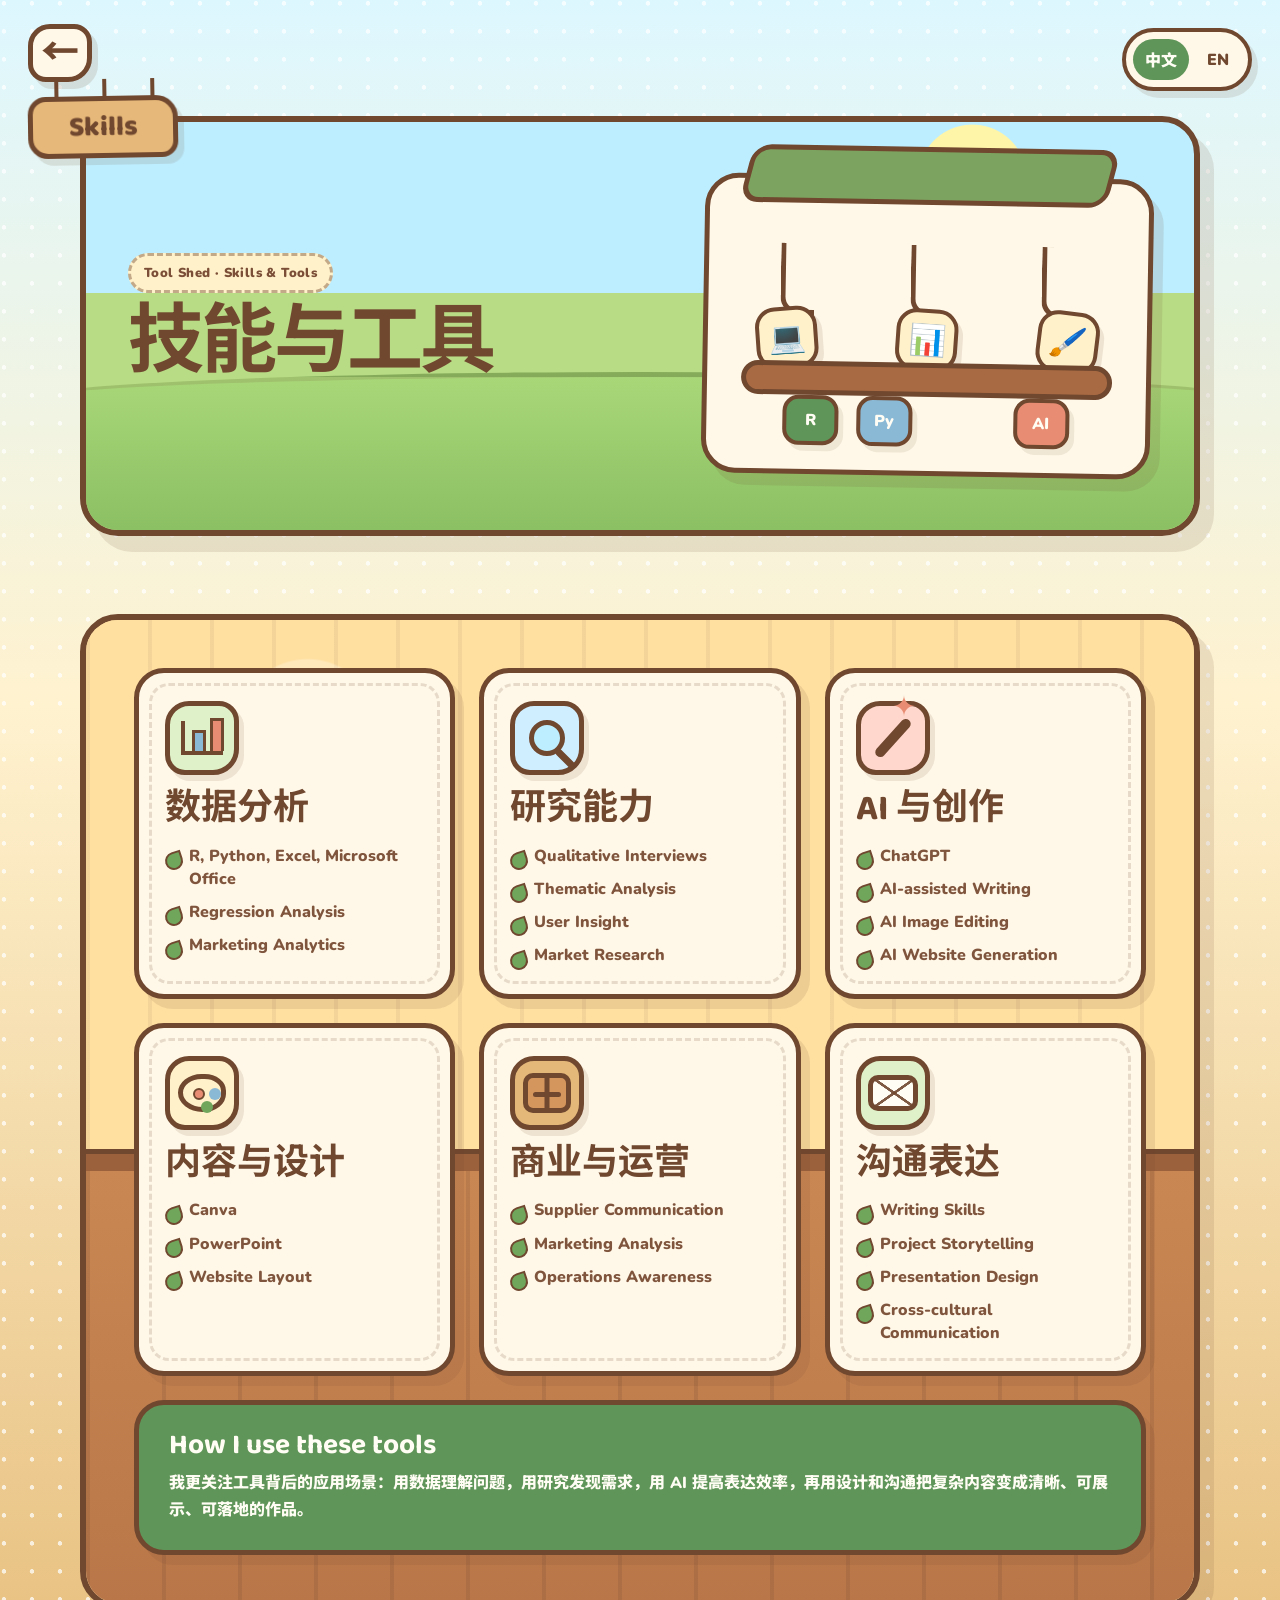
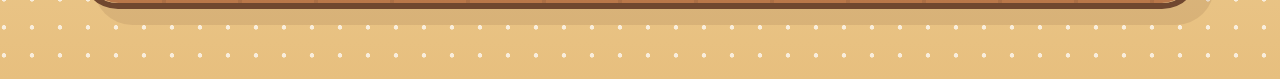
<file: skills.html>
<!DOCTYPE html>
<html lang="zh-CN">
<head>
  <meta charset="UTF-8" />
  <meta name="viewport" content="width=device-width, initial-scale=1.0" />
  <title>Skills & Tools · Xiaomin's Portfolio Shed</title>
  <meta name="description" content="Xiaomin's skills and tools page in a cozy 2D hand-drawn tool shed style." />
  <link rel="preconnect" href="https://fonts.googleapis.com">
  <link rel="preconnect" href="https://fonts.gstatic.com" crossorigin>
  <link href="https://fonts.googleapis.com/css2?family=Baloo+2:wght@600;700;800&family=Nunito:wght@600;700;800;900;1000&family=Noto+Sans+SC:wght@500;700;900&display=swap" rel="stylesheet">
  <link rel="stylesheet" href="style.css" />
</head>

<body class="skills-page">
  <div class="global-lang-toggle" aria-label="Language switcher">
    <button class="global-lang-btn active" type="button" data-lang="zh" data-i18n-site="lang.zh">中文</button>
    <button class="global-lang-btn" type="button" data-lang="en" data-i18n-site="lang.en">EN</button>
  </div>

  <main class="skills-main" id="top">
    <a class="cartoon-back" href="index.html" aria-label="Back to farm map">
      <span>←</span>
    </a>

    <div class="page-board skills-page-board">
      <span data-i18n-site="skills.board">Skills</span>
    </div>

    <section class="skills-hero">
      <div class="skills-hero-copy">
        <p class="farm-eyebrow" data-i18n-site="skills.eyebrow">Tool Shed · Skills & Tools</p>
        <h1 data-i18n-site="skills.title">技能与工具</h1>

        </p>
      </div>

      <div class="tool-shelf-visual" aria-label="Cartoon tool shelf">
        <span class="shelf-roof"></span>
        <span class="tool-hook hook-1"></span>
        <span class="tool-hook hook-2"></span>
        <span class="tool-hook hook-3"></span>
        <span class="hanging-tool laptop-tool">💻</span>
        <span class="hanging-tool chart-tool">📊</span>
        <span class="hanging-tool brush-tool">🖌️</span>
        <span class="shelf-plank-big"></span>
        <span class="tiny-box">R</span>
        <span class="tiny-box python">Py</span>
        <span class="tiny-box ai">AI</span>
      </div>
    </section>

    <section class="skills-shed-scene" aria-label="Skills and tools cards">
      <div class="skills-wall"></div>
      <div class="skills-floor"></div>

      <article class="tool-card data-card">
        <div class="tool-icon data-icon">
          <span class="mini-chart"></span>
        </div>
        <h2 data-i18n-site="skills.data.title">数据分析</h2>
        <ul>
          <li data-i18n-site="skills.data.1">R, Python, Excel, Microsoft Office</li>
          <li data-i18n-site="skills.data.2">Regression Analysis</li>
          <li data-i18n-site="skills.data.3">Marketing Analytics</li>
        </ul>
      </article>

      <article class="tool-card research-card">
        <div class="tool-icon research-icon">
          <span class="mini-magnifier"></span>
        </div>
        <h2 data-i18n-site="skills.research.title">研究能力</h2>
        <ul>
          <li data-i18n-site="skills.research.1">Qualitative Interviews</li>
          <li data-i18n-site="skills.research.2">Thematic Analysis</li>
          <li data-i18n-site="skills.research.3">User Insight</li>
          <li data-i18n-site="skills.research.4">Market Research</li>
        </ul>
      </article>

      <article class="tool-card ai-card">
        <div class="tool-icon ai-icon">
          <span class="mini-wand"></span>
        </div>
        <h2 data-i18n-site="skills.ai.title">AI 与创作</h2>
        <ul>
          <li data-i18n-site="skills.ai.1">ChatGPT</li>
          <li data-i18n-site="skills.ai.2">AI-assisted Writing</li>
          <li data-i18n-site="skills.ai.3">AI Image Editing</li>
          <li data-i18n-site="skills.ai.4">AI Website Generation</li>
        </ul>
      </article>

      <article class="tool-card design-card">
        <div class="tool-icon design-icon">
          <span class="mini-palette"></span>
        </div>
        <h2 data-i18n-site="skills.design.title">内容与设计</h2>
        <ul>
          <li data-i18n-site="skills.design.1">Canva</li>
          <li data-i18n-site="skills.design.2">PowerPoint</li>
          <li data-i18n-site="skills.design.3">Website Layout</li>
        </ul>
      </article>

      <article class="tool-card business-card">
        <div class="tool-icon business-icon">
          <span class="mini-crate"></span>
        </div>
        <h2 data-i18n-site="skills.business.title">商业与运营</h2>
        <ul>
          <li data-i18n-site="skills.business.1">Supplier Communication</li>
          <li data-i18n-site="skills.business.2">Marketing Analysis</li>
          <li data-i18n-site="skills.business.3">Operations Awareness</li>
        </ul>
      </article>

      <article class="tool-card communication-card">
        <div class="tool-icon communication-icon">
          <span class="mini-mail"></span>
        </div>
        <h2 data-i18n-site="skills.comm.title">沟通表达</h2>
        <ul>
          <li data-i18n-site="skills.comm.1">Writing Skills</li>
          <li data-i18n-site="skills.comm.2">Project Storytelling</li>
          <li data-i18n-site="skills.comm.3">Presentation Design</li>
          <li data-i18n-site="skills.comm.4">Cross-cultural Communication</li>
        </ul>
      </article>

      <div class="skills-note">
        <strong data-i18n-site="skills.note.title">How I use these tools</strong>
        <p data-i18n-site="skills.note.text">
          我更关注工具背后的应用场景：用数据理解问题，用研究发现需求，用 AI 提高表达效率，
          再用设计和沟通把复杂内容变成清晰、可展示、可落地的作品。
        </p>
      </div>
    </section>
  </main>

  <script>
    const globalTranslations = {
      zh: {
        "home.welcome.p": "Welcome to",
        "home.welcome.h1": "Xiaomin's Portfolio",
        "home.mapHint.1": "🖱️ 点击小屋门进入 About Me",
        "home.mapHint.2": "🌱 点击农田查看项目胡萝卜",
        "home.mapHint.3": "🧰 点击工具棚查看技能与工具",
        "home.who.title": "💻 我是谁 / Who I Am",
        "home.who.p1": "我是 Xiaomin，拥有 Finance 与 Business Analytics 的学习背景。我对数据洞察、用户需求、AI工具、品牌表达和网页设计很感兴趣。我喜欢把复杂的信息整理成清晰、有逻辑、也有视觉记忆点的内容。",
        "home.who.p2": "I enjoy using AI as a creative and analytical partner: from breaking down business problems, generating visual directions, structuring portfolio pages, to turning ideas into clean HTML/CSS outputs.",
        "about.board": "About Me",
        "about.hint1": "💻 点击电脑：查看个人介绍",
        "about.hint2": "🖼️ 点击毕业照：查看毕业服兔兔",
        "about.popup.title": "💻 我的个人介绍",
        "about.step1.title": "背景经历",
        "about.step1.text": "我拥有金融与商业分析的学习背景，对数据、商业洞察、用户需求和新兴技术都很感兴趣。过去几年在英国的学习经历，让我逐渐形成了更开放的视角，也更习惯从不同文化和行业中观察问题。",
        "about.step2.title": "我的工作方式",
        "about.step2.text": "我喜欢把复杂的信息整理成清晰的结构，也享受从一个想法出发，把它变成可落地的方案。无论是做商业分析、品牌页面、AI 应用案例，还是研究一个新的行业，我都希望自己是真的理解背后的逻辑和价值。",
        "about.step3.title": "兴趣与观察",
        "about.step3.text": "在生活中，我喜欢旅行、阅读和拼图，也持续关注动漫、网文和内容行业。这些兴趣让我保持好奇心，也训练我观察人与故事、产品和市场之间关系的能力。",
        "about.core.title": "📚 核心优势 / Core Strengths",
        "about.core1.title": "商业分析",
        "about.core1.text": "能够将商业问题拆解为结构化分析，并形成清晰的建议。",
        "about.core2.title": "AI 应用",
        "about.core2.text": "长期使用 AI 工具进行创意构思、文案写作和视觉方向。",
        "about.core3.title": "用户洞察",
        "about.core3.text": "关注用户在真实服务场景中如何感知信任、共情、清晰度和价值。",
        "about.core4.title": "沟通表达",
        "about.core4.text": "能够把复杂概念转化为清楚、友好、有视觉叙事感的内容。",
        "about.grad.title": "🎓 Graduation Bunny",
        "skills.title": "技能与工具",
        "projects.title": "Each carrot grows one project"
      },
      en: {
        "home.welcome.p": "Welcome to",
        "home.welcome.h1": "Xiaomin's Portfolio",
        "home.mapHint.1": "🖱️ Click the cottage door to enter About Me",
        "home.mapHint.2": "🌱 Click the field to view project carrots",
        "home.mapHint.3": "🧰 Click the shed to view skills & tools",
        "home.who.title": "💻 Who I Am",
        "home.who.p1": "I am Xiaomin, with an academic background in Finance and Business Analytics. I am interested in data insight, user needs, AI tools, brand expression and web design. I enjoy turning complex information into clear, logical and visually memorable content.",
        "home.who.p2": "I enjoy using AI as a creative and analytical partner: from breaking down business problems, generating visual directions, structuring portfolio pages, to turning ideas into clean HTML/CSS outputs.",
        "about.board": "About Me",
        "about.hint1": "💻 Click the computer: personal introduction",
        "about.hint2": "🖼️ Click the graduation photo: graduation bunny",
        "about.popup.title": "💻 Personal Introduction",
        "about.step1.title": "Background",
        "about.step1.text": "I have a background in Finance and Business Analytics, and I am interested in data, business insight, user needs and emerging technologies. My years of study in the UK helped me develop a more open perspective and become more used to observing problems across different cultures and industries.",
        "about.step2.title": "How I Work",
        "about.step2.text": "I like organizing complex information into clear structures, and I enjoy turning an idea into a practical solution. Whether I am working on business analysis, brand pages, AI application cases or researching a new industry, I want to truly understand the logic and value behind it.",
        "about.step3.title": "Interests & Observation",
        "about.step3.text": "In daily life, I enjoy travelling, reading and puzzles, and I also follow anime, web novels and content industries. These interests keep me curious and train my ability to observe relationships between people, stories, products and markets.",
        "about.core.title": "📚 Core Strengths",
        "about.core1.title": "Business Analysis",
        "about.core1.text": "Able to break business problems into structured analysis and clear recommendations.",
        "about.core2.title": "AI Application",
        "about.core2.text": "Long-term use of AI tools for creative thinking, copywriting and visual direction.",
        "about.core3.title": "User Insight",
        "about.core3.text": "Focused on how users perceive trust, empathy, clarity and value in real service scenarios.",
        "about.core4.title": "Communication",
        "about.core4.text": "Able to turn complex concepts into clear, friendly and visually narrative content.",
        "about.grad.title": "🎓 Graduation Bunny",
        "skills.title": "Skills & Tools",
        "projects.title": "Each carrot grows one project"
      }
    };

    function applyGlobalLang(lang) {
      document.documentElement.lang = lang === "zh" ? "zh-CN" : "en";
      localStorage.setItem("portfolioLanguage", lang);
      document.querySelectorAll("[data-i18n-global]").forEach((el) => {
        const key = el.getAttribute("data-i18n-global");
        if (globalTranslations[lang] && globalTranslations[lang][key]) {
          el.innerHTML = globalTranslations[lang][key];
        }
      });
      document.querySelectorAll(".global-lang-btn").forEach((btn) => {
        btn.classList.toggle("active", btn.dataset.lang === lang);
      });
    }

    document.querySelectorAll(".global-lang-btn").forEach((btn) => {
      btn.addEventListener("click", () => applyGlobalLang(btn.dataset.lang));
    });

    applyGlobalLang(localStorage.getItem("portfolioLanguage") || "zh");
  </script>

<script>
(function () {
  const siteTranslations = {
  "zh": {
    "lang.zh": "中文",
    "lang.en": "EN",
    "home.welcome.p": "Welcome to",
    "home.welcome.h1": "Xiaomin's Portfolio",
    "home.cottage.hover": "进入小屋 · About Me",
    "home.mailbox.hover": "Contact Mailbox",
    "home.resume": "📄 下载简历",
    "home.email": "✉️ 给我发邮件",
    "home.bunny.greeting": "Hi, I'm Xiaomin",
    "home.who.hover.title": "Who am I",
    "home.who.hover.text": "Quick intro about Xiaomin",
    "home.who.board.title": "Who am I",
    "home.who.board.sub": "Notice Board",
    "home.field.title": "Project Fields",
    "home.field.hover": "Enter Project Fields",
    "home.shed.title": "Skills Shed",
    "home.shed.hover.title": "Skills & Tools",
    "home.shed.hover.text": "Data · Research · AI · Design · Operations · Communication",
    "home.mapHint.1": "🖱️ 点击小屋门进入 About Me",
    "home.mapHint.2": "🌱 点击农田查看项目胡萝卜",
    "home.mapHint.3": "🧰 点击工具棚查看技能与工具",
    "home.who.title": "💻 我是谁 / Who I Am",
    "home.who.p1": "我是 Xiaomin，拥有 Finance 与 Business Analytics 的学习背景。我对数据洞察、用户需求、AI工具、品牌表达和网页设计很感兴趣。我喜欢把复杂的信息整理成清晰、有逻辑、也有视觉记忆点的内容。",
    "home.who.p2": "I enjoy using AI as a creative and analytical partner: from breaking down business problems, generating visual directions, structuring portfolio pages, to turning ideas into clean HTML/CSS outputs.",
    "home.tag.ba": "Business Analytics",
    "home.tag.ai": "AI-assisted Design",
    "home.tag.user": "User Insight",
    "home.tag.story": "Data Storytelling",
    "about.entering": "Entering the cottage...",
    "about.board": "About Me",
    "about.bookshelf.hover": "Hover / Click Core Strengths",
    "about.sticky.title": "Notes",
    "about.click.frame": "Click the frame",
    "about.click.computer": "Click the computer",
    "about.screen": "Hello!",
    "about.hint1": "💻 点击电脑：查看个人介绍",
    "about.hint2": "🖼️ 点击毕业照：查看毕业服兔兔",
    "about.popup.title": "💻 我的个人介绍",
    "about.step1.title": "背景经历",
    "about.step1.text": "我拥有金融与商业分析的学习背景，对数据、商业洞察、用户需求和新兴技术都很感兴趣。过去几年在英国的学习经历，让我逐渐形成了更开放的视角，也更习惯从不同文化和行业中观察问题。",
    "about.step2.title": "我的工作方式",
    "about.step2.text": "我喜欢把复杂的信息整理成清晰的结构，也享受从一个想法出发，把它变成可落地的方案。无论是做商业分析、品牌页面、AI 应用案例，还是研究一个新的行业，我都希望自己是真的理解背后的逻辑和价值。",
    "about.step3.title": "兴趣与观察",
    "about.step3.text": "在生活中，我喜欢旅行、阅读和拼图，也持续关注动漫、网文和内容行业。这些兴趣让我保持好奇心，也训练我观察人与故事、产品和市场之间关系的能力。",
    "about.core.title": "📚 核心优势 / Core Strengths",
    "about.core1.title": "商业分析",
    "about.core1.text": "能够将商业问题拆解为结构化分析，并形成清晰的建议。",
    "about.core2.title": "AI 应用",
    "about.core2.text": "长期使用 AI 工具进行创意构思、文案写作和视觉方向。",
    "about.core3.title": "用户洞察",
    "about.core3.text": "关注用户在真实服务场景中如何感知信任、共情、清晰度和价值。",
    "about.core4.title": "沟通表达",
    "about.core4.text": "能够把复杂概念转化为清楚、友好、有视觉叙事感的内容。",
    "about.grad.title": "🎓 Graduation Bunny",
    "about.grad.caption": "这张毕业照延续了网站里兔兔主角的风格，并把 University of Bristol 和 The University of Manchester 放进了同一个温暖的校园场景里。",
    "skills.board": "Skills",
    "skills.eyebrow": "Tool Shed · Skills & Tools",
    "skills.title": "技能与工具",
    "skills.data.title": "数据分析",
    "skills.data.1": "R, Python, Excel, Microsoft Office",
    "skills.data.2": "Regression Analysis",
    "skills.data.3": "Marketing Analytics",
    "skills.research.title": "研究能力",
    "skills.research.1": "Qualitative Interviews",
    "skills.research.2": "Thematic Analysis",
    "skills.research.3": "User Insight",
    "skills.research.4": "Market Research",
    "skills.ai.title": "AI 与创作",
    "skills.ai.1": "ChatGPT",
    "skills.ai.2": "AI-assisted Writing",
    "skills.ai.3": "AI Image Editing",
    "skills.ai.4": "AI Website Generation",
    "skills.design.title": "内容与设计",
    "skills.design.1": "Canva",
    "skills.design.2": "PowerPoint",
    "skills.design.3": "Website Layout",
    "skills.business.title": "商业与运营",
    "skills.business.1": "Supplier Communication",
    "skills.business.2": "Marketing Analysis",
    "skills.business.3": "Operations Awareness",
    "skills.comm.title": "沟通表达",
    "skills.comm.1": "Writing Skills",
    "skills.comm.2": "Project Storytelling",
    "skills.comm.3": "Presentation Design",
    "skills.comm.4": "Cross-cultural Communication",
    "skills.note.title": "How I use these tools",
    "skills.note.text": "我更关注工具背后的应用场景：用数据理解问题，用研究发现需求，用 AI 提高表达效率，再用设计和沟通把复杂内容变成清晰、可展示、可落地的作品。",
    "pf.board": "Project Fields",
    "pf.sign.p": "Pick a carrot",
    "pf.sign.h1": "Each carrot grows one project",
    "pf.project.1.title": "猫主粮品类视觉策略设计项目",
    "pf.project.1.desc": "将价格带、目标人群、购买痛点和卖点优先级转化为 AI 辅助视觉方案。",
    "pf.project.2.title": "Healthcare AI Response Research",
    "pf.project.2.desc": "毕业论文项目：比较人工回复与 ChatGPT 回复在医疗差评中的感知差异。",
    "pf.project.3.title": "简谟生物品牌矩阵与宠物食品市场竞争分析项目",
    "pf.project.3.desc": "拆解简谟生物多品牌矩阵、诚实一口主品牌定位、竞品格局与信任风险。",
    "pf.project.4.title": "NGS 实验室流程仿真项目",
    "pf.project.4.desc": "使用离散事件仿真分析 NGS 实验室流程瓶颈，并测试周转时间优化方案。",
    "pf.corner": "<strong>Hover</strong> 看简介 · <strong>Click</strong> 进入详情页",
    "health.board": "Project",
    "health.kicker": "Xiaomin's Project Carrot",
    "health.title": "Healthcare AI Response Research",
    "health.subtitle": "围绕医疗差评回复展开的毕业论文项目，比较人工回复与 ChatGPT 回复在同一场景下的用户感知差异。",
    "health.brief.title": "Project Brief",
    "health.brief": "项目研究英国医疗服务场景下，消费者如何看待人工撰写与 ChatGPT 生成的负面评论管理回复。研究关注共情、语气、可信度、语言线索和 AI 接受度。",
    "health.role.title": "My Role",
    "health.role": "我设计访谈问题、整理场景材料、进行半结构化访谈，并通过主题分析提炼关键发现。",
    "health.output.title": "Final Output",
    "health.output": "毕业论文研究框架、访谈分析、主题发现和对医疗服务回复策略的建议。",
    "health.process.title": "Process",
    "health.process.1": "确定医疗负面评论与管理回复的研究场景。",
    "health.process.2": "设计人工回复与 AI 回复的盲测比较。",
    "health.process.3": "围绕 empathy、tone、credibility、preference 进行编码。",
    "health.process.4": "总结用户对 AI 辅助回复的接受条件。",
    "health.insights.title": "Key Insights",
    "health.insights.1": "AI 回复常被认为更温暖，但也容易被质疑模板化。",
    "health.insights.2": "人工回复如果解释清楚原因和行动，会带来更强可信度。",
    "health.insights.3": "医疗服务场景中，AI 更适合作为草稿工具，需要人工审核。",
    "health.reflection.title": "Reflection",
    "health.reflection": "这个项目体现了我将 AI 议题、用户感知和服务管理结合起来分析的能力，也展示了我对定性研究和用户洞察的兴趣。",
    "health.back.field": "Back to Project Field",
    "health.back.home": "Back to Farm Home"
  },
  "en": {
    "lang.zh": "中文",
    "lang.en": "EN",
    "home.welcome.p": "Welcome to",
    "home.welcome.h1": "Xiaomin's Portfolio",
    "home.cottage.hover": "Enter the cottage · About Me",
    "home.mailbox.hover": "Contact Mailbox",
    "home.resume": "📄 Download Resume",
    "home.email": "✉️ Email Me",
    "home.bunny.greeting": "Hi, I'm Xiaomin",
    "home.who.hover.title": "Who am I",
    "home.who.hover.text": "Quick intro about Xiaomin",
    "home.who.board.title": "Who am I",
    "home.who.board.sub": "Notice Board",
    "home.field.title": "Project Fields",
    "home.field.hover": "Enter Project Fields",
    "home.shed.title": "Skills Shed",
    "home.shed.hover.title": "Skills & Tools",
    "home.shed.hover.text": "Data · Research · AI · Design · Operations · Communication",
    "home.mapHint.1": "🖱️ Click the cottage door to enter About Me",
    "home.mapHint.2": "🌱 Click the field to view project carrots",
    "home.mapHint.3": "🧰 Click the shed to view skills & tools",
    "home.who.title": "💻 Who I Am",
    "home.who.p1": "I am Xiaomin, with an academic background in Finance and Business Analytics. I am interested in data insight, user needs, AI tools, brand expression and web design. I enjoy turning complex information into clear, logical and visually memorable content.",
    "home.who.p2": "I enjoy using AI as a creative and analytical partner: from breaking down business problems, generating visual directions, structuring portfolio pages, to turning ideas into clean HTML/CSS outputs.",
    "home.tag.ba": "Business Analytics",
    "home.tag.ai": "AI-assisted Design",
    "home.tag.user": "User Insight",
    "home.tag.story": "Data Storytelling",
    "about.entering": "Entering the cottage...",
    "about.board": "About Me",
    "about.bookshelf.hover": "Hover / Click Core Strengths",
    "about.sticky.title": "Notes",
    "about.click.frame": "Click the frame",
    "about.click.computer": "Click the computer",
    "about.screen": "Hello!",
    "about.hint1": "💻 Click the computer: personal introduction",
    "about.hint2": "🖼️ Click the graduation photo: graduation bunny",
    "about.popup.title": "💻 Personal Introduction",
    "about.step1.title": "Background",
    "about.step1.text": "I have a background in Finance and Business Analytics, and I am interested in data, business insight, user needs and emerging technologies. My years of study in the UK helped me develop a more open perspective and become more used to observing problems across different cultures and industries.",
    "about.step2.title": "How I Work",
    "about.step2.text": "I like organizing complex information into clear structures, and I enjoy turning an idea into a practical solution. Whether I am working on business analysis, brand pages, AI application cases or researching a new industry, I want to truly understand the logic and value behind it.",
    "about.step3.title": "Interests & Observation",
    "about.step3.text": "In daily life, I enjoy travelling, reading and puzzles, and I also follow anime, web novels and content industries. These interests keep me curious and train my ability to observe relationships between people, stories, products and markets.",
    "about.core.title": "📚 Core Strengths",
    "about.core1.title": "Business Analysis",
    "about.core1.text": "Able to break business problems into structured analysis and clear recommendations.",
    "about.core2.title": "AI Application",
    "about.core2.text": "Long-term use of AI tools for creative thinking, copywriting and visual direction.",
    "about.core3.title": "User Insight",
    "about.core3.text": "Focused on how users perceive trust, empathy, clarity and value in real service scenarios.",
    "about.core4.title": "Communication",
    "about.core4.text": "Able to turn complex concepts into clear, friendly and visually narrative content.",
    "about.grad.title": "🎓 Graduation Bunny",
    "about.grad.caption": "This graduation photo keeps the same bunny character style as the website and places both the University of Bristol and The University of Manchester in one warm campus scene.",
    "skills.board": "Skills",
    "skills.eyebrow": "Tool Shed · Skills & Tools",
    "skills.title": "Skills & Tools",
    "skills.data.title": "Data Analysis",
    "skills.data.1": "R, Python, Excel, Microsoft Office",
    "skills.data.2": "Regression Analysis",
    "skills.data.3": "Marketing Analytics",
    "skills.research.title": "Research Skills",
    "skills.research.1": "Qualitative Interviews",
    "skills.research.2": "Thematic Analysis",
    "skills.research.3": "User Insight",
    "skills.research.4": "Market Research",
    "skills.ai.title": "AI & Creation",
    "skills.ai.1": "ChatGPT",
    "skills.ai.2": "AI-assisted Writing",
    "skills.ai.3": "AI Image Editing",
    "skills.ai.4": "AI Website Generation",
    "skills.design.title": "Content & Design",
    "skills.design.1": "Canva",
    "skills.design.2": "PowerPoint",
    "skills.design.3": "Website Layout",
    "skills.business.title": "Business & Operations",
    "skills.business.1": "Supplier Communication",
    "skills.business.2": "Marketing Analysis",
    "skills.business.3": "Operations Awareness",
    "skills.comm.title": "Communication",
    "skills.comm.1": "Writing Skills",
    "skills.comm.2": "Project Storytelling",
    "skills.comm.3": "Presentation Design",
    "skills.comm.4": "Cross-cultural Communication",
    "skills.note.title": "How I use these tools",
    "skills.note.text": "I care more about how tools are used in real scenarios: using data to understand problems, research to discover needs, AI to improve expression efficiency, and design plus communication to turn complex content into clear, presentable and practical work.",
    "pf.board": "Project Fields",
    "pf.sign.p": "Pick a carrot",
    "pf.sign.h1": "Each carrot grows one project",
    "pf.project.1.title": "Cat Food Visual Strategy",
    "pf.project.1.desc": "Translating price tiers, target users, purchase concerns and selling-point priorities into AI-assisted visual concepts.",
    "pf.project.2.title": "Healthcare AI Response Research",
    "pf.project.2.desc": "A dissertation project comparing human-written and ChatGPT-generated responses to negative healthcare reviews.",
    "pf.project.3.title": "Jianmo Bio Brand Matrix & Pet Food Market Analysis",
    "pf.project.3.desc": "Analyzing Jianmo Bio’s multi-brand portfolio, Honest Bite’s core positioning, competitors and trust risks.",
    "pf.project.4.title": "NGS Laboratory Workflow Simulation",
    "pf.project.4.desc": "Using discrete-event simulation to identify bottlenecks in an NGS laboratory workflow and test turnaround-time improvements.",
    "pf.corner": "<strong>Hover</strong> for preview · <strong>Click</strong> for details",
    "health.board": "Project",
    "health.kicker": "Xiaomin's Project Carrot",
    "health.title": "Healthcare AI Response Research",
    "health.subtitle": "A dissertation project comparing how people perceive human-written and ChatGPT-generated responses to negative healthcare reviews.",
    "health.brief.title": "Project Brief",
    "health.brief": "This project studies how consumers perceive human-written and ChatGPT-generated managerial responses to negative online reviews in UK healthcare. It focuses on empathy, tone, credibility, language cues and acceptance of AI use.",
    "health.role.title": "My Role",
    "health.role": "I designed interview questions, prepared response scenarios, conducted semi-structured interviews and used thematic analysis to develop key findings.",
    "health.output.title": "Final Output",
    "health.output": "A dissertation research framework, interview analysis, thematic findings and practical recommendations for healthcare service recovery responses.",
    "health.process.title": "Process",
    "health.process.1": "Defined the healthcare negative-review and managerial-response scenario.",
    "health.process.2": "Designed a blind comparison between human-written and AI-generated responses.",
    "health.process.3": "Coded themes around empathy, tone, credibility and preference.",
    "health.process.4": "Summarized the conditions under which users accept AI-assisted responses.",
    "health.insights.title": "Key Insights",
    "health.insights.1": "AI responses were often perceived as warmer, but could also feel templated.",
    "health.insights.2": "Human responses gained credibility when they explained reasons and concrete actions clearly.",
    "health.insights.3": "In healthcare service recovery, AI is more suitable as a drafting tool with human review.",
    "health.reflection.title": "Reflection",
    "health.reflection": "This project demonstrates my ability to connect AI, user perception and service management, while also showing my interest in qualitative research and user insight.",
    "health.back.field": "Back to Project Field",
    "health.back.home": "Back to Farm Home"
  }
};

  function translateByAttr(selector, lang, dictionary) {
    if (!dictionary || !dictionary[lang]) return;
    document.querySelectorAll(selector).forEach((el) => {
      const key = el.getAttribute(selector.slice(1, -1).split('=')[0]);
      if (key && Object.prototype.hasOwnProperty.call(dictionary[lang], key)) {
        el.innerHTML = dictionary[lang][key];
      }
    });
  }

  function setActiveButtons(lang) {
    document.querySelectorAll('.global-lang-btn, .cat-lang-btn, .case-lang-btn').forEach((btn) => {
      btn.classList.toggle('active', btn.dataset.lang === lang);
    });
  }

  window.setPortfolioLanguage = function(lang) {
    lang = lang === 'en' ? 'en' : 'zh';
    document.documentElement.lang = lang === 'zh' ? 'zh-CN' : 'en';
    localStorage.setItem('portfolioLanguage', lang);

    // 1) Unified site-level translations added for all pages.
    document.querySelectorAll('[data-i18n-site]').forEach((el) => {
      const key = el.getAttribute('data-i18n-site');
      if (siteTranslations[lang] && siteTranslations[lang][key]) el.innerHTML = siteTranslations[lang][key];
    });

    // 2) Older global translations that already existed on earlier pages.
    try {
      if (typeof globalTranslations !== 'undefined' && globalTranslations[lang]) {
        document.querySelectorAll('[data-i18n-global]').forEach((el) => {
          const key = el.getAttribute('data-i18n-global');
          if (globalTranslations[lang][key]) el.innerHTML = globalTranslations[lang][key];
        });
      }
    } catch (e) {}

    // 3) Existing project-page translations, e.g. cat food / Jianmo / NGS pages.
    try {
      if (typeof translations !== 'undefined' && translations[lang]) {
        document.querySelectorAll('[data-i18n]').forEach((el) => {
          const key = el.getAttribute('data-i18n');
          if (translations[lang][key]) el.innerHTML = translations[lang][key];
        });
      }
    } catch (e) {}

    setActiveButtons(lang);
  };

  document.querySelectorAll('.global-lang-btn, .cat-lang-btn, .case-lang-btn').forEach((btn) => {
    btn.addEventListener('click', (event) => {
      event.preventDefault();
      window.setPortfolioLanguage(btn.dataset.lang);
    });
  });

  window.setPortfolioLanguage(localStorage.getItem('portfolioLanguage') || 'zh');
})();
</script>

</body>
</html>
</file>
<file: style.css>
/* =========================================================
   Xiaomin's 2D Farm Portfolio
   Files:
   - index.html: interactive farm homepage
   - about.html: animated cottage interior About Me page
   - style.css
   ========================================================= */

:root{
  --cream:#fff4d9;
  --cream-light:#fffaf0;
  --paper:#fff7df;
  --paper-deep:#ffe5aa;
  --brown:#70472f;
  --brown-2:#93603f;
  --brown-3:#b6784d;
  --line:#70472f;
  --wood:#b87445;
  --wood-deep:#8e5438;
  --caramel:#d79658;
  --sage:#8eba73;
  --sage-dark:#5f9558;
  --grass:#93c46b;
  --grass-dark:#6fa053;
  --sky:#bfeaff;
  --pond:#79c6cf;
  --pink:#f5b9ad;
  --coral:#e88d73;
  --blue:#8ab9d6;
  --yellow:#ffd987;
  --shadow:rgba(87,52,30,.18);
  --soft-shadow:rgba(87,52,30,.11);
}

*{box-sizing:border-box;}

html{scroll-behavior:smooth;}

body{
  margin:0;
  font-family:"Nunito","Noto Sans SC",system-ui,-apple-system,BlinkMacSystemFont,"Segoe UI",sans-serif;
  color:var(--brown);
  background:
    radial-gradient(circle at 10% 10%, rgba(255,255,255,.55) 0 1px, transparent 1.2px) 0 0/22px 22px,
    linear-gradient(180deg,#fff8e8 0%,#ffeabd 100%);
  overflow-x:hidden;
}

a{color:inherit;text-decoration:none;}
button{font:inherit;}

/* ---------- Shared CSS drawings ---------- */

.graduate-bunny{
  position:absolute;
  width:120px;
  height:184px;
  z-index:10;
  filter:drop-shadow(0 10px 8px rgba(87,52,30,.13));
}

.bunny-ear{
  position:absolute;
  top:0;
  width:31px;
  height:74px;
  background:#fffef8;
  border:4px solid var(--line);
  border-radius:999px;
  z-index:1;
}

.bunny-ear::after{
  content:"";
  position:absolute;
  inset:13px 7px;
  background:#ffd3cb;
  border-radius:999px;
}

.bunny-ear.left{left:27px;transform:rotate(-13deg);}
.bunny-ear.right{right:27px;transform:rotate(13deg);}

.bunny-cap{
  position:absolute;
  top:38px;
  left:20px;
  width:80px;
  height:32px;
  z-index:5;
}

.bunny-cap::before{
  content:"";
  position:absolute;
  left:0;
  top:3px;
  width:80px;
  height:30px;
  background:#5d4538;
  border:4px solid var(--line);
  border-radius:9px;
  transform:skewX(-18deg) rotate(-5deg);
}

.bunny-cap::after{
  content:"";
  position:absolute;
  right:8px;
  top:26px;
  width:4px;
  height:35px;
  background:#ffd375;
  border-radius:999px;
  box-shadow:0 30px 0 5px #ffd375;
}

.bunny-head{
  position:absolute;
  left:16px;
  top:50px;
  width:88px;
  height:78px;
  background:#fffef8;
  border:4px solid var(--line);
  border-radius:47% 53% 45% 55%;
  z-index:3;
}

.bunny-eye{
  position:absolute;
  top:82px;
  width:8px;
  height:11px;
  background:#4b3022;
  border-radius:50%;
  z-index:6;
}

.bunny-eye.left{left:42px;}
.bunny-eye.right{right:42px;}

.bunny-nose{
  position:absolute;
  top:97px;
  left:55px;
  width:10px;
  height:8px;
  background:#f0a39b;
  border:2px solid var(--line);
  border-radius:50%;
  z-index:6;
}

.bunny-body{
  position:absolute;
  left:22px;
  top:120px;
  width:76px;
  height:64px;
  background:#5d7fa7;
  border:4px solid var(--line);
  border-radius:26px 26px 20px 20px;
  z-index:2;
}

.bunny-body::before{
  content:"";
  position:absolute;
  left:27px;
  top:0;
  width:16px;
  height:45px;
  background:#fffaf0;
  clip-path:polygon(50% 0,100% 100%,0 100%);
}

.bunny-paw{
  position:absolute;
  top:138px;
  width:24px;
  height:19px;
  background:#fffef8;
  border:4px solid var(--line);
  border-radius:999px;
  z-index:4;
}

.bunny-paw.left{left:13px;transform:rotate(15deg);}
.bunny-paw.right{right:13px;transform:rotate(-15deg);}

/* ---------- Homepage Map ---------- */

.home-page{
  min-height:100vh;
  background:
    linear-gradient(180deg,#e8f8ff 0%,#fff4d9 46%,#f4d69c 100%);
}

.home-map{
  min-height:100vh;
  padding:28px;
  display:grid;
  place-items:center;
}

.farm-map-card{
  position:relative;
  width:min(1220px,100%);
  min-height:820px;
  overflow:hidden;
  border:5px solid var(--line);
  border-radius:38px;
  background:#bfeaff;
  box-shadow:
    14px 16px 0 rgba(112,71,47,.12),
    inset 0 -14px 0 rgba(112,71,47,.08);
}

.sky{
  position:absolute;
  inset:0 0 auto;
  height:34%;
  background:
    radial-gradient(circle at 22% 22%,rgba(255,255,255,.75) 0 80px,transparent 81px),
    linear-gradient(180deg,#bdeeff 0%,#ddf7ff 100%);
}

.sun{
  position:absolute;
  right:84px;
  top:52px;
  width:86px;
  height:86px;
  background:#fff5a8;
  border:4px solid rgba(112,71,47,.35);
  border-radius:50%;
  box-shadow:0 0 0 14px rgba(255,245,168,.28);
}

.cloud{
  position:absolute;
  width:112px;
  height:36px;
  background:rgba(255,255,255,.78);
  border:3px solid rgba(112,71,47,.23);
  border-radius:999px;
}

.cloud::before,
.cloud::after{
  content:"";
  position:absolute;
  background:inherit;
  border:inherit;
  border-bottom:0;
  border-radius:999px 999px 0 0;
}

.cloud::before{
  width:48px;
  height:36px;
  left:18px;
  top:-25px;
}

.cloud::after{
  width:58px;
  height:44px;
  right:14px;
  top:-32px;
}

.cloud-1{left:78px;top:58px;}
.cloud-2{left:320px;top:105px;transform:scale(.75);}
.cloud-3{right:260px;top:72px;transform:scale(.85);}

.welcome-sign{
  position:absolute;
  left:50%;
  top:46px;
  z-index:20;
  transform:translateX(-50%) rotate(-1deg);
  text-align:center;
  padding:14px 30px 16px;
  background:#ffe0a1;
  border:4px solid var(--line);
  border-radius:20px 24px 18px 22px;
  box-shadow:7px 8px 0 rgba(112,71,47,.14);
}

.welcome-sign::before,
.welcome-sign::after{
  content:"";
  position:absolute;
  bottom:-44px;
  width:18px;
  height:48px;
  background:#a76743;
  border:4px solid var(--line);
  border-top:0;
  border-radius:0 0 8px 8px;
  z-index:-1;
}

.welcome-sign::before{left:42px;}
.welcome-sign::after{right:42px;}

.welcome-sign p{
  margin:0;
  font-size:14px;
  font-weight:1000;
  letter-spacing:.08em;
  text-transform:uppercase;
  color:#9a643f;
}

.welcome-sign h1{
  margin:2px 0 0;
  font-family:"Baloo 2","Nunito",sans-serif;
  font-size:clamp(28px,4.2vw,54px);
  line-height:1;
  letter-spacing:-.03em;
}

.map-ground{
  position:absolute;
  left:-4%;
  right:-4%;
  bottom:-3%;
  height:76%;
  background:
    radial-gradient(ellipse at 50% 0%, #c8e996 0 150px, transparent 151px),
    linear-gradient(180deg,#b7dc81 0%,#8fc46b 100%);
  border-top:5px solid rgba(112,71,47,.13);
  border-radius:48% 52% 0 0 / 8% 9% 0 0;
}

.river{
  position:absolute;
  background:#79c6cf;
  border:4px solid var(--line);
  box-shadow:inset 0 -10px 0 rgba(37,113,123,.12);
  z-index:1;
}

.river-left{
  left:-4px;
  bottom:116px;
  width:255px;
  height:104px;
  border-radius:0 999px 999px 0;
  transform:rotate(-10deg);
}

.river-right{
  right:-10px;
  bottom:84px;
  width:285px;
  height:110px;
  border-radius:999px 0 0 999px;
  transform:rotate(10deg);
}

.cottage-zone{
  position:absolute;
  left:50%;
  top:80px;
  width:300px;
  height:246px;
  transform:translateX(-50%);
  z-index:11;
}

.cottage-roof{
  position:absolute;
  left:28px;
  top:0;
  width:244px;
  height:92px;
  background:#c86f43;
  border:5px solid var(--line);
  border-radius:34px 34px 14px 14px;
  box-shadow:0 10px 0 rgba(112,71,47,.15);
}

.cottage-roof::before{
  content:"";
  position:absolute;
  left:-22px;
  right:-22px;
  top:52px;
  height:34px;
  background:#a95b3c;
  border:5px solid var(--line);
  border-radius:999px;
}

.chimney{
  position:absolute;
  right:70px;
  top:-28px;
  width:42px;
  height:68px;
  background:#a95b3c;
  border:5px solid var(--line);
  border-radius:12px 12px 4px 4px;
  z-index:-1;
}

.cottage-body{
  position:absolute;
  left:50px;
  top:76px;
  width:200px;
  height:152px;
  background:#f2c681;
  border:5px solid var(--line);
  border-radius:24px;
}

.cottage-door{
  position:absolute;
  left:120px;
  top:126px;
  width:60px;
  height:102px;
  background:#8e5438;
  border:5px solid var(--line);
  border-radius:32px 32px 12px 12px;
  transform-origin:left center;
  transition:.28s ease;
}

.cottage-door::after{
  content:"";
  position:absolute;
  right:12px;
  top:46px;
  width:9px;
  height:9px;
  border-radius:50%;
  background:#ffd987;
  border:2px solid var(--line);
}

.cottage-zone:hover .cottage-door{
  transform:perspective(180px) rotateY(-20deg);
}

.cottage-window{
  position:absolute;
  top:114px;
  width:48px;
  height:44px;
  background:#b9e3ee;
  border:4px solid var(--line);
  border-radius:14px;
  z-index:13;
}

.cottage-window::before,
.cottage-window::after{
  content:"";
  position:absolute;
  background:var(--line);
}

.cottage-window::before{left:50%;top:0;bottom:0;width:3px;}
.cottage-window::after{left:0;right:0;top:50%;height:3px;}

.cottage-window-left{left:68px;}
.cottage-window-right{right:68px;}

.home-bunny{
  left:50%;
  top:300px;
  transform:translateX(-50%);
  animation:home-bunny-bob 3s ease-in-out infinite;
}

@keyframes home-bunny-bob{
  0%,100%{transform:translateX(-50%) translateY(0);}
  50%{transform:translateX(-50%) translateY(-8px);}
}

.main-path{
  position:absolute;
  left:50%;
  top:315px;
  width:178px;
  height:390px;
  transform:translateX(-50%);
  z-index:3;
  background:
    repeating-linear-gradient(180deg,rgba(112,71,47,.14) 0 4px,transparent 4px 42px),
    linear-gradient(90deg,#d39155,#f0c283,#d39155);
  clip-path:polygon(42% 0,58% 0,82% 100%,18% 100%);
  border-left:4px solid rgba(112,71,47,.22);
  border-right:4px solid rgba(112,71,47,.22);
}

.path{
  position:absolute;
  height:88px;
  background:
    repeating-linear-gradient(90deg,rgba(112,71,47,.12) 0 4px,transparent 4px 42px),
    #e4b36f;
  border:4px solid rgba(112,71,47,.23);
  border-radius:999px;
  z-index:2;
}

.path-left{
  left:220px;
  top:360px;
  width:330px;
  transform:rotate(-17deg);
}

.path-right{
  right:215px;
  top:360px;
  width:330px;
  transform:rotate(17deg);
}

.path-bottom-left{
  left:230px;
  bottom:144px;
  width:350px;
  transform:rotate(14deg);
}

.path-bottom-right{
  right:240px;
  bottom:150px;
  width:350px;
  transform:rotate(-14deg);
}

.hotspot{
  transition:.22s ease;
  cursor:pointer;
}

.hotspot:hover{
  filter:brightness(1.04) saturate(1.03);
}

.hover-label{
  position:absolute;
  left:50%;
  top:-44px;
  transform:translateX(-50%) translateY(8px);
  white-space:nowrap;
  padding:8px 12px;
  background:#fff8e8;
  border:3px solid var(--line);
  border-radius:999px;
  box-shadow:4px 5px 0 rgba(112,71,47,.12);
  font-weight:1000;
  font-size:13px;
  opacity:0;
  pointer-events:none;
  transition:.2s ease;
  z-index:99;
}

.hotspot:hover .hover-label{
  opacity:1;
  transform:translateX(-50%) translateY(0);
}

.zone-title{
  position:absolute;
  left:50%;
  bottom:-36px;
  transform:translateX(-50%);
  min-width:max-content;
  padding:6px 12px;
  background:#fff1c9;
  border:3px dashed rgba(112,71,47,.45);
  border-radius:999px;
  font-weight:1000;
  font-size:13px;
}

/* Field */
.field-zone{
  position:absolute;
  left:88px;
  top:312px;
  width:246px;
  height:178px;
  background:#b7754d;
  border:5px solid var(--line);
  border-radius:28px;
  overflow:visible;
  z-index:6;
  box-shadow:7px 8px 0 rgba(112,71,47,.13);
}

.field-zone::before{
  content:"";
  position:absolute;
  inset:16px;
  background:
    repeating-linear-gradient(90deg,transparent 0 28px,rgba(70,43,28,.18) 28px 33px),
    repeating-linear-gradient(180deg,transparent 0 31px,rgba(70,43,28,.14) 31px 36px);
  border-radius:18px;
}

.crop{
  position:absolute;
  width:23px;
  height:30px;
  background:#6fa65c;
  border:3px solid var(--line);
  border-radius:999px 999px 10px 10px;
  z-index:2;
}

.crop-1{left:42px;top:42px;transform:rotate(-9deg);}
.crop-2{left:100px;top:70px;transform:rotate(8deg);}
.crop-3{left:174px;top:48px;transform:rotate(14deg);}
.crop-4{left:62px;top:122px;transform:rotate(4deg);}
.crop-5{left:166px;top:118px;transform:rotate(-7deg);}

/* Quest board */
.quest-board-zone{
  position:absolute;
  right:98px;
  top:314px;
  width:240px;
  height:184px;
  z-index:7;
}

.board-post{
  position:absolute;
  left:50%;
  top:90px;
  width:24px;
  height:96px;
  transform:translateX(-50%);
  background:#9c613c;
  border:4px solid var(--line);
  border-radius:0 0 10px 10px;
}

.board-panel{
  position:absolute;
  left:0;
  right:0;
  top:0;
  min-height:110px;
  display:grid;
  place-items:center;
  text-align:center;
  background:#e9b879;
  border:5px solid var(--line);
  border-radius:20px 24px 18px 22px;
  box-shadow:7px 8px 0 rgba(112,71,47,.13);
  transform:rotate(1deg);
}

.board-panel strong{
  font-family:"Baloo 2","Nunito",sans-serif;
  font-size:27px;
  line-height:1;
}

.board-panel em{
  font-style:normal;
  margin-top:-20px;
  color:#8c573b;
  font-weight:1000;
  font-size:13px;
}

.pin{
  position:absolute;
  top:18px;
  width:14px;
  height:14px;
  background:#f5b9ad;
  border:3px solid var(--line);
  border-radius:50%;
  z-index:3;
}

.pin-1{left:28px;}
.pin-2{right:28px;}

/* Shed */
.shed-zone{
  position:absolute;
  left:150px;
  bottom:92px;
  width:250px;
  height:206px;
  z-index:6;
}

.shed-roof{
  position:absolute;
  left:20px;
  top:0;
  width:210px;
  height:72px;
  background:#7ca35f;
  border:5px solid var(--line);
  border-radius:18px;
  transform:skewX(-15deg);
  box-shadow:0 8px 0 rgba(112,71,47,.13);
}

.shed-body{
  position:absolute;
  left:34px;
  top:62px;
  width:182px;
  height:128px;
  background:#d59b62;
  border:5px solid var(--line);
  border-radius:18px;
}

.shed-door{
  position:absolute;
  left:94px;
  top:102px;
  width:58px;
  height:88px;
  background:#8e5438;
  border:5px solid var(--line);
  border-radius:12px 12px 8px 8px;
}

.shed-window{
  position:absolute;
  left:52px;
  top:94px;
  width:40px;
  height:36px;
  background:#b9e3ee;
  border:4px solid var(--line);
  border-radius:12px;
}

/* Workbench */
.workbench-zone{
  position:absolute;
  right:152px;
  bottom:98px;
  width:270px;
  height:178px;
  z-index:8;
}

.bench-top{
  position:absolute;
  left:10px;
  top:60px;
  width:250px;
  height:50px;
  background:#a86a42;
  border:5px solid var(--line);
  border-radius:18px;
  box-shadow:6px 7px 0 rgba(112,71,47,.13);
}

.bench-leg{
  position:absolute;
  top:100px;
  width:26px;
  height:74px;
  background:#8e5438;
  border:4px solid var(--line);
  border-radius:0 0 10px 10px;
}

.leg-1{left:48px;}
.leg-2{right:48px;}

.bench-tool{
  position:absolute;
  top:12px;
  display:grid;
  place-items:center;
  width:50px;
  height:50px;
  background:#fff8e8;
  border:4px solid var(--line);
  border-radius:16px;
  font-size:24px;
  z-index:3;
}

.laptop{left:32px;}
.brush{left:110px;transform:rotate(-5deg);}
.note-icon{right:34px;transform:rotate(4deg);}

.tree{
  position:absolute;
  width:88px;
  height:142px;
  z-index:4;
}

.tree::before{
  content:"";
  position:absolute;
  left:33px;
  bottom:0;
  width:25px;
  height:58px;
  background:#9a5e3d;
  border:4px solid var(--line);
  border-radius:12px;
}

.tree i{
  position:absolute;
  inset:0 0 auto;
  height:92px;
  background:#5e9956;
  border:4px solid var(--line);
  border-radius:48% 52% 45% 55%;
  box-shadow:inset -10px -10px 0 rgba(42,99,46,.16);
}

.tree-1{left:38px;top:176px;transform:rotate(-4deg) scale(.9);}
.tree-2{right:38px;top:170px;transform:rotate(4deg) scale(1);}
.tree-3{left:470px;bottom:60px;transform:scale(.7);}
.tree-4{right:488px;bottom:58px;transform:scale(.72);}

.flower{
  position:absolute;
  width:36px;
  height:36px;
  z-index:8;
}

.flower::before{
  content:"";
  position:absolute;
  inset:12px;
  background:#ffd987;
  border:2px solid var(--line);
  border-radius:50%;
  box-shadow:
    0 -14px 0 2px #fff8e5,
    0 14px 0 2px #fff8e5,
    -14px 0 0 2px #fff8e5,
    14px 0 0 2px #fff8e5;
}

.flower-1{left:360px;top:344px;}
.flower-2{right:364px;top:350px;}
.flower-3{left:502px;bottom:150px;transform:scale(.8);}
.flower-4{right:514px;bottom:150px;transform:scale(.8);}
.flower-5{left:62px;bottom:86px;transform:scale(.75);}
.flower-6{right:82px;bottom:92px;transform:scale(.75);}

.pond{
  position:absolute;
  left:50%;
  bottom:40px;
  width:190px;
  height:98px;
  transform:translateX(-50%);
  background:#79c6cf;
  border:5px solid var(--line);
  border-radius:55% 45% 48% 52%;
  box-shadow:inset 0 -10px 0 rgba(37,113,123,.13);
  z-index:4;
}

.lily{
  position:absolute;
  right:46px;
  bottom:22px;
  width:50px;
  height:34px;
  background:#82ba65;
  border:3px solid var(--line);
  border-radius:50% 0 50% 50%;
  transform:rotate(-15deg);
}

.ripple{
  position:absolute;
  border-top:3px solid rgba(255,255,255,.55);
  border-radius:50%;
}

.ripple-1{left:30px;top:25px;width:42px;height:16px;}
.ripple-2{left:75px;top:48px;width:38px;height:14px;}

.map-hint{
  position:absolute;
  left:50%;
  bottom:20px;
  transform:translateX(-50%);
  z-index:30;
  display:flex;
  gap:12px;
  flex-wrap:wrap;
  justify-content:center;
  width:min(920px, calc(100% - 34px));
}

.map-hint span{
  padding:9px 13px;
  background:rgba(255,248,232,.88);
  border:3px dashed rgba(112,71,47,.38);
  border-radius:999px;
  font-weight:1000;
  font-size:13px;
  box-shadow:4px 5px 0 rgba(112,71,47,.08);
}

.map-note-panel{
  position:fixed;
  left:50%;
  bottom:34px;
  transform:translateX(-50%) translateY(24px);
  width:min(620px,calc(100% - 30px));
  z-index:80;
  padding:24px 26px;
  background:#fff8e8;
  border:5px solid var(--line);
  border-radius:26px;
  box-shadow:10px 12px 0 rgba(112,71,47,.14);
  opacity:0;
  pointer-events:none;
  transition:.24s ease;
}

.map-note-panel:target{
  opacity:1;
  pointer-events:auto;
  transform:translateX(-50%) translateY(0);
}

.map-note-panel h2{
  margin:0 0 8px;
  font-family:"Baloo 2","Nunito",sans-serif;
  font-size:30px;
}

.map-note-panel p{
  margin:0;
  font-weight:800;
  color:#83563d;
  line-height:1.7;
}

.close-note,
.close-room-popup{
  position:absolute;
  right:16px;
  top:14px;
  width:36px;
  height:36px;
  display:grid;
  place-items:center;
  border:3px solid var(--line);
  border-radius:50%;
  background:#fff1c9;
  font-size:24px;
  font-weight:1000;
  line-height:1;
}

/* ---------- About Interior Page ---------- */

.about-page{
  min-height:100vh;
  background:#1f1814;
  overflow:hidden;
}

.enter-animation{
  position:fixed;
  inset:0;
  z-index:999;
  display:grid;
  place-items:center;
  background:
    radial-gradient(circle at 50% 50%, rgba(255,246,214,.75) 0 110px, transparent 112px),
    linear-gradient(180deg,#bfeaff 0 40%,#91c66b 40% 100%);
  animation:enter-fade 2.35s ease forwards;
  pointer-events:none;
}

.enter-animation p{
  position:absolute;
  left:50%;
  bottom:17%;
  transform:translateX(-50%);
  margin:0;
  padding:10px 18px;
  color:#fff8e8;
  background:rgba(112,71,47,.72);
  border:3px solid rgba(255,248,232,.85);
  border-radius:999px;
  font-weight:1000;
  animation:enter-text 2.35s ease forwards;
}

.outside-cottage{
  position:relative;
  width:290px;
  height:235px;
  animation:zoom-cottage 2.35s ease forwards;
}

.outside-roof{
  position:absolute;
  left:25px;
  top:0;
  width:240px;
  height:90px;
  background:#c86f43;
  border:5px solid var(--line);
  border-radius:32px 32px 14px 14px;
}

.outside-roof::after{
  content:"";
  position:absolute;
  left:-22px;
  right:-22px;
  top:52px;
  height:34px;
  background:#a95b3c;
  border:5px solid var(--line);
  border-radius:999px;
}

.outside-body{
  position:absolute;
  left:48px;
  top:78px;
  width:194px;
  height:140px;
  background:#f2c681;
  border:5px solid var(--line);
  border-radius:24px;
}

.outside-door{
  position:absolute;
  left:116px;
  top:123px;
  width:58px;
  height:95px;
  background:#8e5438;
  border:5px solid var(--line);
  border-radius:32px 32px 12px 12px;
  animation:door-open 2.1s ease forwards;
  transform-origin:left center;
}

@keyframes zoom-cottage{
  0%{transform:scale(.75);filter:blur(0);opacity:1;}
  58%{transform:scale(1.18);filter:blur(0);opacity:1;}
  100%{transform:scale(4.6);filter:blur(4px);opacity:0;}
}

@keyframes door-open{
  0%,35%{transform:perspective(200px) rotateY(0);}
  78%,100%{transform:perspective(200px) rotateY(-72deg);}
}

@keyframes enter-fade{
  0%,78%{opacity:1;}
  100%{opacity:0;visibility:hidden;}
}

@keyframes enter-text{
  0%,55%{opacity:1;}
  100%{opacity:0;}
}

.cottage-interior{
  position:relative;
  min-height:100vh;
  padding:24px;
  background:
    radial-gradient(circle at 16% 14%,rgba(255,255,255,.65) 0 2px,transparent 2.5px) 0 0/28px 28px,
    linear-gradient(180deg,#fff2cf 0%,#e3b876 100%);
  animation:room-reveal 2.45s ease both;
}

@keyframes room-reveal{
  0%,65%{opacity:0;transform:scale(1.04);}
  100%{opacity:1;transform:scale(1);}
}

.cartoon-back{
  position:fixed;
  left:28px;
  top:24px;
  z-index:70;
  width:64px;
  height:58px;
  display:grid;
  place-items:center;
  background:#fff8e8;
  border:5px solid var(--line);
  border-radius:22px 18px 24px 18px;
  box-shadow:6px 7px 0 rgba(112,71,47,.14);
  transition:.18s ease;
}

.cartoon-back span{
  font-size:38px;
  font-weight:1000;
  line-height:1;
}

.cartoon-back:hover{
  transform:translateY(-3px) rotate(-4deg);
}

.page-board{
  position:fixed;
  left:28px;
  top:96px;
  z-index:69;
  width:170px;
  min-height:62px;
  display:grid;
  place-items:center;
  background:#e6b879;
  border:5px solid var(--line);
  border-radius:18px 22px 16px 20px;
  box-shadow:6px 7px 0 rgba(112,71,47,.13);
  transform:rotate(-1deg);
}

.page-board::after{
  content:"";
  position:absolute;
  top:-22px;
  left:50%;
  width:4px;
  height:22px;
  background:var(--line);
  box-shadow:48px 0 0 var(--line), -48px 0 0 var(--line);
}

.page-board span{
  font-family:"Baloo 2","Nunito",sans-serif;
  font-size:28px;
  font-weight:1000;
}

.room-scene{
  position:relative;
  width:min(1120px,100%);
  min-height:720px;
  margin:80px auto 0;
  overflow:hidden;
  border:6px solid var(--line);
  border-radius:38px;
  background:#ffe1a6;
  box-shadow:14px 16px 0 rgba(112,71,47,.13);
}

.wall{
  position:absolute;
  inset:0 0 auto;
  height:58%;
  background:
    linear-gradient(90deg,rgba(255,255,255,.16) 0 50%,transparent 50%) 0 0/56px 56px,
    linear-gradient(180deg,#ffdf9f,#f8c77e);
}

.wall::after{
  content:"";
  position:absolute;
  left:0;
  right:0;
  bottom:-8px;
  height:18px;
  background:#9b613c;
  border-top:5px solid var(--line);
  border-bottom:5px solid var(--line);
}

.wall-pattern{
  position:absolute;
  width:42px;
  height:42px;
  opacity:.18;
  border:4px dashed var(--line);
  border-radius:50%;
}

.pattern-1{left:260px;top:80px;}
.pattern-2{right:230px;top:150px;}

.floor{
  position:absolute;
  left:0;
  right:0;
  bottom:0;
  height:42%;
  background:
    repeating-linear-gradient(90deg, rgba(112,71,47,.19) 0 4px, transparent 4px 78px),
    linear-gradient(180deg,#c98753,#b97749);
}

.bookshelf{
  position:absolute;
  left:120px;
  top:92px;
  width:260px;
  height:190px;
  z-index:5;
}

.shelf-plank{
  position:absolute;
  left:0;
  right:0;
  height:24px;
  background:#98603c;
  border:4px solid var(--line);
  border-radius:999px;
}

.shelf-plank.top{top:82px;}
.shelf-plank.bottom{top:164px;}

.bookshelf .book{
  position:absolute;
  top:24px;
  width:24px;
  border:3px solid var(--line);
  border-radius:7px;
  z-index:2;
}

.bookshelf .b1{left:26px;height:68px;background:#8ab9d6;}
.bookshelf .b2{left:56px;top:34px;height:58px;background:#f5b9ad;}
.bookshelf .b3{left:86px;top:18px;height:74px;background:#8eba73;}
.bookshelf .b4{left:120px;top:30px;height:62px;background:#fff1c9;}
.bookshelf .b5{left:26px;top:110px;height:62px;background:#e88d73;}
.bookshelf .b6{left:58px;top:124px;height:48px;background:#8ab9d6;}
.bookshelf .b7{left:90px;top:104px;height:68px;background:#ffd987;}

.tiny-plant{
  position:absolute;
  right:38px;
  top:114px;
  width:48px;
  height:58px;
  background:#f2c681;
  border:4px solid var(--line);
  border-radius:50% 50% 12px 12px;
}

.tiny-plant i,
.desk-plant i{
  position:absolute;
  left:50%;
  bottom:38px;
  width:42px;
  height:46px;
  transform:translateX(-50%);
  background:#6fa65c;
  border:4px solid var(--line);
  border-radius:50% 0 50% 50%;
}

.tiny-plant i::after,
.desk-plant i::after{
  content:"";
  position:absolute;
  right:-22px;
  top:10px;
  width:36px;
  height:38px;
  background:#7eb56b;
  border:4px solid var(--line);
  border-radius:0 50% 50% 50%;
}

.sticky-board{
  position:absolute;
  right:130px;
  top:96px;
  width:250px;
  height:175px;
  background:#eab879;
  border:5px solid var(--line);
  border-radius:22px;
  box-shadow:7px 8px 0 rgba(112,71,47,.12);
  z-index:6;
}

.sticky-title{
  position:absolute;
  left:18px;
  top:14px;
  font-weight:1000;
}

.sticky{
  position:absolute;
  display:grid;
  place-items:center;
  width:68px;
  height:58px;
  border:3px dashed rgba(112,71,47,.55);
  border-radius:12px;
  font-weight:1000;
  box-shadow:3px 4px 0 rgba(112,71,47,.09);
}

.sticky-1{left:18px;bottom:22px;background:#fff1c9;transform:rotate(-3deg);}
.sticky-2{left:92px;bottom:34px;background:#cde8bd;transform:rotate(2deg);}
.sticky-3{right:18px;bottom:20px;background:#ffd3cb;transform:rotate(-2deg);}

.travel-photos{
  position:absolute;
  left:430px;
  top:86px;
  width:180px;
  height:170px;
  z-index:7;
}

.photo{
  position:absolute;
  display:grid;
  place-items:center;
  width:86px;
  height:72px;
  background:#fff8e8;
  border:4px solid var(--line);
  border-bottom-width:14px;
  border-radius:12px;
  font-weight:1000;
  box-shadow:4px 5px 0 rgba(112,71,47,.1);
}

.photo::before{
  content:"";
  position:absolute;
  left:12px;
  right:12px;
  top:12px;
  bottom:24px;
  background:
    radial-gradient(circle at 68% 28%,#fff7a4 0 9px,transparent 10px),
    linear-gradient(145deg,#91c7e6 0 48%,#88b765 49% 100%);
  border:2px solid rgba(112,71,47,.45);
  border-radius:8px;
}

.photo-1{left:0;top:0;transform:rotate(-5deg);}
.photo-2{right:0;top:28px;transform:rotate(4deg);}
.photo-3{left:42px;bottom:0;transform:rotate(-1deg);}

.grad-frame{
  position:absolute;
  right:440px;
  top:292px;
  width:155px;
  height:132px;
  background:#fff8e8;
  border:6px solid var(--line);
  border-radius:22px;
  box-shadow:7px 8px 0 rgba(112,71,47,.12);
  z-index:10;
  transform:rotate(-2deg);
}

.frame-inner{
  position:absolute;
  inset:12px;
  display:grid;
  place-items:center;
  text-align:center;
  background:#cfeaff;
  border:3px dashed rgba(112,71,47,.45);
  border-radius:16px;
  overflow:hidden;
}

.mini-bunny{
  position:relative;
  display:block;
  width:52px;
  height:62px;
  background:#fffef8;
  border:3px solid var(--line);
  border-radius:50% 50% 42% 42%;
  margin-top:8px;
}

.mini-bunny::before,
.mini-bunny::after{
  content:"";
  position:absolute;
  top:-28px;
  width:14px;
  height:36px;
  background:#fffef8;
  border:3px solid var(--line);
  border-radius:999px;
}

.mini-bunny::before{left:9px;transform:rotate(-12deg);}
.mini-bunny::after{right:9px;transform:rotate(12deg);}

.frame-inner strong{
  font-size:13px;
  line-height:1;
}

.wood-desk{
  position:absolute;
  left:50%;
  bottom:115px;
  width:560px;
  height:225px;
  transform:translateX(-50%);
  z-index:12;
}

.desk-top{
  position:absolute;
  left:0;
  right:0;
  top:70px;
  height:72px;
  background:#a86a42;
  border:6px solid var(--line);
  border-radius:26px;
  box-shadow:8px 9px 0 rgba(112,71,47,.13);
}

.desk-leg{
  position:absolute;
  top:132px;
  width:42px;
  height:92px;
  background:#8e5438;
  border:5px solid var(--line);
  border-radius:0 0 14px 14px;
}

.desk-leg.left{left:70px;}
.desk-leg.right{right:70px;}

.desk-drawer{
  position:absolute;
  top:92px;
  width:106px;
  height:36px;
  background:#d5965d;
  border:4px solid var(--line);
  border-radius:12px;
  z-index:2;
}

.desk-drawer::after{
  content:"";
  position:absolute;
  left:50%;
  top:50%;
  width:12px;
  height:12px;
  transform:translate(-50%,-50%);
  background:#ffd987;
  border:2px solid var(--line);
  border-radius:50%;
}

.drawer-1{left:44px;}
.drawer-2{right:44px;}

.computer{
  position:absolute;
  left:50%;
  top:0;
  width:178px;
  height:132px;
  transform:translateX(-50%);
  z-index:14;
}

.screen{
  position:absolute;
  left:0;
  top:0;
  width:178px;
  height:104px;
  display:grid;
  place-items:center;
  background:#8ab9d6;
  border:6px solid var(--line);
  border-radius:18px;
  box-shadow:0 8px 0 rgba(112,71,47,.12);
}

.screen::before{
  content:"";
  position:absolute;
  inset:14px;
  background:
    linear-gradient(90deg,rgba(255,255,255,.15) 0 50%,transparent 50%) 0 0/18px 18px,
    #dff7ff;
  border:3px dashed rgba(112,71,47,.38);
  border-radius:12px;
}

.screen em{
  position:relative;
  z-index:2;
  font-style:normal;
  font-family:"Baloo 2","Nunito",sans-serif;
  font-size:28px;
  font-weight:1000;
}

.keyboard{
  position:absolute;
  left:28px;
  bottom:0;
  width:122px;
  height:26px;
  background:#fff8e8;
  border:4px solid var(--line);
  border-radius:10px;
}

.clickable-object{
  transition:.22s ease;
}

.clickable-object:hover{
  transform:translateX(-50%) translateY(-4px) rotate(-1deg);
  filter:brightness(1.03);
}

.grad-frame.clickable-object:hover{
  transform:translateY(-4px) rotate(-4deg);
}

.click-label{
  position:absolute;
  left:50%;
  top:-42px;
  transform:translateX(-50%) translateY(8px);
  min-width:max-content;
  opacity:0;
  pointer-events:none;
  transition:.2s ease;
  padding:7px 12px;
  background:#fff8e8;
  border:3px solid var(--line);
  border-radius:999px;
  box-shadow:4px 5px 0 rgba(112,71,47,.1);
  font-weight:1000;
  font-size:13px;
  z-index:100;
}

.clickable-object:hover .click-label{
  opacity:1;
  transform:translateX(-50%) translateY(0);
}

.grad-frame.clickable-object:hover .click-label{
  transform:translateX(-50%) translateY(0);
}

.desk-grad-cap{
  position:absolute;
  left:74px;
  top:34px;
  width:78px;
  height:30px;
  z-index:14;
}

.desk-grad-cap::before{
  content:"";
  position:absolute;
  inset:0;
  background:#5d4538;
  border:4px solid var(--line);
  border-radius:10px;
  transform:skewX(-18deg) rotate(-7deg);
}

.desk-grad-cap::after{
  content:"";
  position:absolute;
  right:4px;
  top:22px;
  width:4px;
  height:32px;
  background:#ffd987;
  border-radius:999px;
}

.puzzle-piece{
  position:absolute;
  top:42px;
  width:44px;
  height:38px;
  background:#ffd987;
  border:4px solid var(--line);
  border-radius:12px;
  z-index:14;
}

.puzzle-piece::before{
  content:"";
  position:absolute;
  right:-14px;
  top:9px;
  width:18px;
  height:18px;
  background:inherit;
  border:4px solid var(--line);
  border-left:0;
  border-radius:50%;
}

.piece-1{right:130px;transform:rotate(7deg);}
.piece-2{right:86px;top:34px;background:#f5b9ad;transform:rotate(-10deg);}

.desk-plant{
  position:absolute;
  right:20px;
  top:24px;
  width:48px;
  height:58px;
  background:#f2c681;
  border:4px solid var(--line);
  border-radius:50% 50% 12px 12px;
  z-index:14;
}

.rug{
  position:absolute;
  left:50%;
  bottom:48px;
  width:420px;
  height:92px;
  transform:translateX(-50%);
  background:#f5b9ad;
  border:5px solid var(--line);
  border-radius:50%;
  z-index:4;
  box-shadow:inset 0 -9px 0 rgba(112,71,47,.1);
}

.rug span{
  position:absolute;
  inset:18px 48px;
  border:4px dashed rgba(112,71,47,.38);
  border-radius:50%;
}

.room-hint{
  position:absolute;
  left:50%;
  bottom:18px;
  transform:translateX(-50%);
  z-index:40;
  display:flex;
  flex-wrap:wrap;
  justify-content:center;
  gap:10px;
  width:min(780px,calc(100% - 30px));
}

.room-hint span{
  padding:8px 12px;
  background:rgba(255,248,232,.9);
  border:3px dashed rgba(112,71,47,.38);
  border-radius:999px;
  font-weight:1000;
  font-size:13px;
}

.room-popup{
  position:fixed;
  left:50%;
  top:50%;
  z-index:90;
  width:min(660px,calc(100% - 34px));
  max-height:calc(100vh - 70px);
  overflow:auto;
  padding:30px;
  transform:translate(-50%,-50%) scale(.96);
  opacity:0;
  pointer-events:none;
  background:#fff8e8;
  border:6px solid var(--line);
  border-radius:32px;
  box-shadow:
    0 0 0 100vmax rgba(45,30,22,.35),
    12px 14px 0 rgba(112,71,47,.15);
  transition:.22s ease;
}

.room-popup:target{
  opacity:1;
  pointer-events:auto;
  transform:translate(-50%,-50%) scale(1);
}

.room-popup h2{
  margin:0 46px 14px 0;
  font-family:"Baloo 2","Noto Sans SC",sans-serif;
  font-size:34px;
  line-height:1.1;
}

.room-popup p{
  margin:0 0 14px;
  color:#80553d;
  font-size:17px;
  line-height:1.75;
  font-weight:760;
}

.popup-tags{
  display:flex;
  flex-wrap:wrap;
  gap:10px;
  margin-top:18px;
}

.popup-tags span{
  padding:8px 12px;
  background:#fff1c9;
  border:3px dashed rgba(112,71,47,.42);
  border-radius:999px;
  font-weight:1000;
}

.big-bunny-card{
  position:relative;
  height:300px;
  display:grid;
  place-items:center;
  background:
    radial-gradient(circle at 50% 36%,rgba(255,255,255,.8) 0 74px,transparent 75px),
    linear-gradient(180deg,#cfeaff 0%,#cde8bd 100%);
  border:4px dashed rgba(112,71,47,.42);
  border-radius:24px;
  margin-bottom:18px;
}

.big-bunny{
  position:relative;
  left:auto;
  top:auto;
  transform:scale(1.2);
}

/* ---------- Responsive ---------- */

@media (max-width: 980px){
  .home-map{padding:16px;}
  .farm-map-card{min-height:760px;}

  .field-zone{left:42px;top:325px;transform:scale(.82);transform-origin:left top;}
  .quest-board-zone{right:40px;top:330px;transform:scale(.82);transform-origin:right top;}
  .shed-zone{left:52px;bottom:110px;transform:scale(.8);transform-origin:left bottom;}
  .workbench-zone{right:58px;bottom:112px;transform:scale(.8);transform-origin:right bottom;}

  .path-left{left:160px;width:260px;}
  .path-right{right:160px;width:260px;}
  .path-bottom-left{left:150px;width:280px;}
  .path-bottom-right{right:150px;width:280px;}

  .tree-3,.tree-4{display:none;}

  .room-scene{min-height:760px;margin-top:130px;}
  .bookshelf{left:60px;top:100px;transform:scale(.86);transform-origin:left top;}
  .sticky-board{right:60px;top:106px;transform:scale(.9);transform-origin:right top;}
  .travel-photos{left:50%;top:258px;transform:translateX(-50%) scale(.9);}
  .grad-frame{right:70px;top:308px;transform:scale(.9) rotate(-2deg);transform-origin:right top;}
  .wood-desk{bottom:125px;transform:translateX(-50%) scale(.88);}
}

@media (max-width: 720px){
  .home-map{padding:10px;}
  .farm-map-card{
    min-height:780px;
    border-radius:28px;
  }

  .welcome-sign{
    top:28px;
    width:calc(100% - 44px);
    padding:12px 14px;
  }

  .welcome-sign h1{font-size:32px;}

  .sun{right:22px;top:122px;width:58px;height:58px;}
  .cloud-2,.cloud-3{display:none;}

  .cottage-zone{
    top:124px;
    transform:translateX(-50%) scale(.78);
  }

  .home-bunny{
    top:324px;
    transform:translateX(-50%) scale(.78);
  }

  @keyframes home-bunny-bob{
    0%,100%{transform:translateX(-50%) scale(.78) translateY(0);}
    50%{transform:translateX(-50%) scale(.78) translateY(-7px);}
  }

  .main-path{
    top:338px;
    width:130px;
    height:350px;
  }

  .path{height:56px;}
  .path-left,.path-right,.path-bottom-left,.path-bottom-right{display:none;}

  .field-zone{
    left:18px;
    top:452px;
    transform:scale(.62);
  }

  .quest-board-zone{
    right:14px;
    top:448px;
    transform:scale(.62);
  }

  .shed-zone{
    left:8px;
    bottom:116px;
    transform:scale(.62);
  }

  .workbench-zone{
    right:12px;
    bottom:112px;
    transform:scale(.62);
  }

  .pond{
    width:138px;
    height:72px;
    bottom:66px;
  }

  .tree-1{left:0;top:235px;transform:scale(.58);}
  .tree-2{right:0;top:238px;transform:scale(.58);}
  .flower{display:none;}

  .river-left,.river-right{opacity:.55;transform:scale(.72);}
  .map-hint{bottom:12px;}
  .map-hint span{font-size:12px;padding:7px 10px;}

  .cottage-interior{padding:10px;}
  .cartoon-back{left:16px;top:14px;width:54px;height:50px;border-width:4px;}
  .cartoon-back span{font-size:32px;}
  .page-board{left:16px;top:76px;width:140px;min-height:54px;border-width:4px;}
  .page-board span{font-size:24px;}

  .room-scene{
    margin-top:140px;
    min-height:780px;
    border-radius:26px;
    border-width:5px;
  }

  .bookshelf{
    left:16px;
    top:72px;
    transform:scale(.64);
  }

  .sticky-board{
    right:14px;
    top:76px;
    transform:scale(.64);
  }

  .travel-photos{
    left:50%;
    top:228px;
    transform:translateX(-50%) scale(.65);
  }

  .grad-frame{
    right:14px;
    top:315px;
    transform:scale(.68) rotate(-2deg);
    transform-origin:right top;
  }

  .wood-desk{
    width:560px;
    bottom:160px;
    transform:translateX(-50%) scale(.62);
  }

  .rug{
    width:310px;
    height:72px;
    bottom:116px;
  }

  .room-hint{
    bottom:16px;
  }

  .room-hint span{
    font-size:12px;
    padding:7px 10px;
  }

  .room-popup{
    padding:24px 18px;
    border-width:5px;
  }

  .room-popup h2{
    font-size:28px;
  }
}

@media (prefers-reduced-motion: reduce){
  *{
    animation:none !important;
    transition:none !important;
    scroll-behavior:auto !important;
  }

  .enter-animation{
    display:none;
  }

  .cottage-interior{
    opacity:1;
    transform:none;
  }
}


/* =========================================================
   V3 additions: homepage field reposition + zoomed project farm
   + carrot hover cards + project detail pages
   ========================================================= */

/* Move project field to upper-left, closer to the cottage */
.home-page .field-zone{
  left:255px;
  top:210px;
  transform:scale(.78) rotate(-2deg);
  transform-origin:center;
}

.home-page .field-zone .zone-title{
  bottom:-42px;
}

.home-page .field-zone:hover{
  transform:scale(.82) rotate(-3deg) translateY(-4px);
}

.home-page .path-left{
  left:300px;
  top:300px;
  width:260px;
  transform:rotate(-8deg);
}

/* Small carrot mark on the homepage field */
.home-page .field-zone .crop{
  border-radius:50% 50% 42% 42%;
}

/* ---------- Enlarged Project Farm Page ---------- */

.project-farm-page{
  min-height:100vh;
  background:
    radial-gradient(circle at 14% 14%,rgba(255,255,255,.6) 0 2px,transparent 2.4px) 0 0/28px 28px,
    linear-gradient(180deg,#ddf7ff 0%,#fff1cb 48%,#e8c285 100%);
  overflow-x:hidden;
}

.project-farm-main{
  min-height:100vh;
  padding:28px;
}

.project-board{
  width:220px;
}

.project-board span{
  font-size:25px;
}

.project-field-scene{
  position:relative;
  width:min(1120px,100%);
  min-height:760px;
  margin:92px auto 0;
  overflow:hidden;
  border:6px solid var(--line);
  border-radius:38px;
  background:#bfeaff;
  box-shadow:14px 16px 0 rgba(112,71,47,.13);
}

.field-sky{
  position:absolute;
  inset:0 0 auto;
  height:36%;
  background:linear-gradient(180deg,#bdeeff 0%,#e5f9ff 100%);
}

.field-sun{
  position:absolute;
  right:88px;
  top:54px;
  width:82px;
  height:82px;
  border:4px solid rgba(112,71,47,.35);
  border-radius:50%;
  background:#fff5a8;
  box-shadow:0 0 0 14px rgba(255,245,168,.26);
}

.field-cloud{
  position:absolute;
  width:118px;
  height:38px;
  background:rgba(255,255,255,.8);
  border:3px solid rgba(112,71,47,.23);
  border-radius:999px;
}

.field-cloud::before,
.field-cloud::after{
  content:"";
  position:absolute;
  background:inherit;
  border:inherit;
  border-bottom:0;
  border-radius:999px 999px 0 0;
}

.field-cloud::before{
  width:48px;
  height:36px;
  left:18px;
  top:-25px;
}

.field-cloud::after{
  width:60px;
  height:44px;
  right:14px;
  top:-32px;
}

.cloud-a{left:96px;top:74px;}
.cloud-b{right:286px;top:98px;transform:scale(.78);}

.field-intro-sign{
  position:absolute;
  left:50%;
  top:44px;
  z-index:10;
  transform:translateX(-50%) rotate(-1deg);
  text-align:center;
  padding:14px 28px 16px;
  background:#ffe0a1;
  border:4px solid var(--line);
  border-radius:20px 24px 18px 22px;
  box-shadow:7px 8px 0 rgba(112,71,47,.14);
}

.field-intro-sign::before,
.field-intro-sign::after{
  content:"";
  position:absolute;
  bottom:-40px;
  width:17px;
  height:44px;
  background:#a76743;
  border:4px solid var(--line);
  border-top:0;
  border-radius:0 0 8px 8px;
  z-index:-1;
}

.field-intro-sign::before{left:45px;}
.field-intro-sign::after{right:45px;}

.field-intro-sign p{
  margin:0;
  color:#9a643f;
  font-size:13px;
  font-weight:1000;
  letter-spacing:.09em;
  text-transform:uppercase;
}

.field-intro-sign h1{
  margin:2px 0 0;
  font-family:"Baloo 2","Noto Sans SC",sans-serif;
  font-size:clamp(25px,3.5vw,44px);
  line-height:1.05;
}

.big-field{
  position:absolute;
  left:50%;
  bottom:54px;
  width:min(850px,calc(100% - 70px));
  min-height:520px;
  transform:translateX(-50%);
  background:#aa6d47;
  border:7px solid var(--line);
  border-radius:36px;
  box-shadow:
    12px 14px 0 rgba(112,71,47,.14),
    inset 0 0 0 16px rgba(255,231,176,.14);
  z-index:3;
}

.big-field::before{
  content:"";
  position:absolute;
  inset:20px;
  pointer-events:none;
  border:4px dashed rgba(255,241,201,.32);
  border-radius:24px;
}

.field-fence{
  position:absolute;
  background:#e3b06f;
  border:4px solid var(--line);
  border-radius:999px;
  z-index:2;
}

.fence-top{
  left:34px;
  right:34px;
  top:-30px;
  height:34px;
}

.fence-left{
  left:-26px;
  top:52px;
  bottom:52px;
  width:34px;
}

.fence-right{
  right:-26px;
  top:52px;
  bottom:52px;
  width:34px;
}

.field-grid{
  position:relative;
  z-index:4;
  display:grid;
  grid-template-columns:repeat(2, minmax(0,1fr));
  grid-template-rows:repeat(2, 1fr);
  gap:0;
  min-height:520px;
}

.carrot-plot{
  position:relative;
  min-height:260px;
  display:grid;
  place-items:center;
  overflow:visible;
  border:3px dashed rgba(82,47,30,.34);
  background:
    repeating-linear-gradient(0deg, transparent 0 28px, rgba(82,47,30,.13) 28px 34px),
    linear-gradient(180deg,rgba(188,126,76,.78),rgba(159,95,59,.58));
  transition:.22s ease;
}

.carrot-plot:hover{
  background:
    repeating-linear-gradient(0deg, transparent 0 28px, rgba(82,47,30,.15) 28px 34px),
    linear-gradient(180deg,rgba(202,139,87,.9),rgba(169,101,62,.64));
}

.plot-1{border-radius:28px 0 0 0;}
.plot-2{border-radius:0 28px 0 0;}
.plot-3{border-radius:0 0 0 28px;}
.plot-4{border-radius:0 0 28px 0;}

.soil-lines{
  position:absolute;
  left:30px;
  right:30px;
  bottom:44px;
  height:72px;
  border-top:4px solid rgba(82,47,30,.26);
  border-bottom:4px solid rgba(82,47,30,.2);
  border-radius:50%;
}

.soil-lines::before,
.soil-lines::after{
  content:"";
  position:absolute;
  left:10%;
  right:10%;
  height:4px;
  border-radius:999px;
  background:rgba(82,47,30,.21);
}

.soil-lines::before{top:22px;}
.soil-lines::after{top:44px;}

.carrot{
  position:relative;
  width:110px;
  height:155px;
  margin-top:34px;
  z-index:5;
  transition:.22s ease;
}

.carrot-plot:hover .carrot{
  transform:translateY(-16px) rotate(-2deg);
}

.root{
  position:absolute;
  left:50%;
  top:48px;
  width:62px;
  height:100px;
  transform:translateX(-50%);
  background:#f28b40;
  border:5px solid var(--line);
  border-radius:34px 34px 46px 46px / 34px 34px 92px 92px;
  clip-path:polygon(10% 0,90% 0,68% 100%,32% 100%);
  box-shadow:inset -8px -8px 0 rgba(168,80,38,.16);
}

.root::before,
.root::after{
  content:"";
  position:absolute;
  left:14px;
  right:14px;
  height:3px;
  background:rgba(112,71,47,.55);
  border-radius:999px;
}

.root::before{top:34px;transform:rotate(-8deg);}
.root::after{top:60px;transform:rotate(7deg);}

.leaf{
  position:absolute;
  top:8px;
  width:34px;
  height:58px;
  background:#68a85a;
  border:4px solid var(--line);
  border-radius:50% 0 50% 50%;
  transform-origin:bottom center;
  z-index:2;
}

.leaf-1{left:18px;transform:rotate(-35deg);}
.leaf-2{left:38px;top:0;transform:rotate(0deg);}
.leaf-3{right:18px;transform:scaleX(-1) rotate(-35deg);}

.plot-tag{
  position:absolute;
  left:18px;
  top:16px;
  padding:7px 12px;
  background:#fff1c9;
  border:3px dashed rgba(112,71,47,.46);
  border-radius:999px;
  color:#7b4f37;
  font-weight:1000;
  font-size:13px;
}

.carrot-preview{
  position:absolute;
  left:50%;
  bottom:24px;
  width:min(315px,calc(100% - 28px));
  transform:translateX(-50%) translateY(16px);
  padding:14px 16px;
  color:#70472f;
  background:#fff8e8;
  border:4px solid var(--line);
  border-radius:20px;
  box-shadow:7px 8px 0 rgba(112,71,47,.12);
  opacity:0;
  pointer-events:none;
  transition:.22s ease;
  z-index:20;
}

.carrot-plot:hover .carrot-preview{
  opacity:1;
  transform:translateX(-50%) translateY(0);
}

.carrot-preview strong{
  display:block;
  font-family:"Baloo 2","Noto Sans SC",sans-serif;
  font-size:21px;
  line-height:1.08;
  margin-bottom:6px;
}

.carrot-preview em{
  display:block;
  font-style:normal;
  font-weight:800;
  color:#875a40;
  line-height:1.55;
  font-size:14px;
}

.field-corner-note{
  position:absolute;
  right:22px;
  bottom:-30px;
  z-index:12;
  padding:10px 14px;
  background:#fff8e8;
  border:4px solid var(--line);
  border-radius:999px;
  box-shadow:5px 6px 0 rgba(112,71,47,.12);
  font-weight:1000;
}

.field-corner-note strong{
  color:#5f9558;
}

.field-deco.pf-1{left:90px;bottom:76px;}
.field-deco.pf-2{right:96px;bottom:86px;}
.field-deco.pf-3{left:84px;top:280px;transform:scale(.8);}
.pf-tree{right:42px;bottom:34px;transform:scale(.82);}

/* ---------- Project Detail Pages ---------- */

.project-detail-page{
  min-height:100vh;
  background:
    radial-gradient(circle at 16% 14%,rgba(255,255,255,.65) 0 2px,transparent 2.4px) 0 0/28px 28px,
    linear-gradient(180deg,#fff8e8 0%,#ffe2a6 100%);
}

.project-detail-main{
  min-height:100vh;
  padding:28px;
}

.detail-board{
  width:160px;
}

.project-notebook{
  width:min(1060px,100%);
  margin:92px auto 42px;
  padding:30px;
  background:#fff8e8;
  border:6px solid var(--line);
  border-radius:38px;
  box-shadow:14px 16px 0 rgba(112,71,47,.13);
  position:relative;
}

.project-notebook::before{
  content:"";
  position:absolute;
  inset:16px;
  border:4px dashed rgba(112,71,47,.18);
  border-radius:26px;
  pointer-events:none;
}

.notebook-hero{
  position:relative;
  z-index:2;
  display:grid;
  grid-template-columns:150px 1fr;
  gap:24px;
  align-items:center;
  padding:26px;
  background:#fff1c9;
  border:4px solid var(--line);
  border-radius:28px;
  box-shadow:6px 7px 0 rgba(112,71,47,.1);
}

.project-sticker{
  width:124px;
  height:124px;
  display:grid;
  place-items:center;
  background:#dff1c8;
  border:5px solid var(--line);
  border-radius:35px 28px 38px 30px;
  box-shadow:6px 7px 0 rgba(112,71,47,.12);
  font-size:58px;
}

.notebook-kicker{
  margin:0 0 6px;
  color:#95613f;
  font-weight:1000;
  letter-spacing:.08em;
  text-transform:uppercase;
  font-size:13px;
}

.notebook-hero h1{
  margin:0;
  font-family:"Baloo 2","Noto Sans SC",sans-serif;
  font-size:clamp(32px,4.6vw,58px);
  line-height:.95;
  letter-spacing:-.03em;
}

.notebook-hero p:last-of-type{
  margin:12px 0 0;
  color:#80553d;
  font-weight:800;
  line-height:1.65;
}

.notebook-tags{
  display:flex;
  flex-wrap:wrap;
  gap:10px;
  margin-top:18px;
}

.notebook-tags span{
  padding:7px 12px;
  background:#fff8e8;
  border:3px dashed rgba(112,71,47,.42);
  border-radius:999px;
  font-weight:1000;
  font-size:13px;
}

.notebook-grid{
  position:relative;
  z-index:2;
  display:grid;
  grid-template-columns:repeat(2,minmax(0,1fr));
  gap:18px;
  margin-top:22px;
}

.notebook-card{
  padding:24px;
  background:#fffdf4;
  border:4px solid var(--line);
  border-radius:26px;
  box-shadow:6px 7px 0 rgba(112,71,47,.09);
}

.notebook-card.wide{
  grid-column:1 / -1;
}

.notebook-card h2{
  margin:0 0 10px;
  font-family:"Baloo 2","Noto Sans SC",sans-serif;
  font-size:28px;
  line-height:1.05;
}

.notebook-card p,
.notebook-card li{
  color:#80553d;
  font-weight:770;
  line-height:1.75;
}

.notebook-card p{
  margin:0;
}

.notebook-card ol,
.notebook-card ul{
  margin:0;
  padding-left:20px;
}

.notebook-card li + li{
  margin-top:7px;
}

.detail-actions{
  position:relative;
  z-index:2;
  display:flex;
  flex-wrap:wrap;
  gap:14px;
  margin-top:24px;
}

.farm-btn{
  display:inline-flex;
  align-items:center;
  justify-content:center;
  min-height:48px;
  padding:11px 18px;
  color:#70472f;
  background:#fff1c9;
  border:4px solid var(--line);
  border-radius:18px;
  box-shadow:5px 6px 0 rgba(112,71,47,.12);
  font-weight:1000;
  transition:.18s ease;
}

.farm-btn:hover{
  transform:translateY(-3px) rotate(-1deg);
}

.farm-btn.primary{
  color:#fffdf4;
  background:#5f9558;
}

/* ---------- V3 responsive overrides ---------- */

@media (max-width:980px){
  .home-page .field-zone{
    left:74px;
    top:255px;
    transform:scale(.66) rotate(-2deg);
    transform-origin:left top;
  }

  .home-page .field-zone:hover{
    transform:scale(.69) rotate(-3deg) translateY(-4px);
  }

  .project-field-scene{
    min-height:800px;
    margin-top:130px;
  }

  .big-field{
    width:calc(100% - 46px);
    min-height:560px;
  }

  .field-grid{
    min-height:560px;
  }

  .carrot-plot{
    min-height:280px;
  }
}

@media (max-width:720px){
  .home-page .field-zone{
    left:8px;
    top:395px;
    transform:scale(.56) rotate(-2deg);
  }

  .home-page .field-zone:hover{
    transform:scale(.59) rotate(-3deg) translateY(-4px);
  }

  .project-farm-main,
  .project-detail-main{
    padding:12px;
  }

  .project-field-scene{
    margin-top:142px;
    min-height:1020px;
    border-radius:28px;
    border-width:5px;
  }

  .field-intro-sign{
    top:24px;
    width:calc(100% - 36px);
    padding:12px;
  }

  .field-intro-sign h1{
    font-size:28px;
  }

  .field-sun{
    right:24px;
    top:128px;
    width:56px;
    height:56px;
  }

  .cloud-b{display:none;}

  .big-field{
    bottom:38px;
    width:calc(100% - 24px);
    min-height:800px;
    border-width:5px;
    border-radius:28px;
  }

  .field-grid{
    grid-template-columns:1fr;
    grid-template-rows:repeat(4,1fr);
    min-height:800px;
  }

  .carrot-plot{
    min-height:200px;
    border-left:0;
    border-right:0;
  }

  .plot-1{border-radius:22px 22px 0 0;}
  .plot-2{border-radius:0;}
  .plot-3{border-radius:0;}
  .plot-4{border-radius:0 0 22px 22px;}

  .carrot{
    transform:scale(.75);
    margin-top:18px;
  }

  .carrot-plot:hover .carrot{
    transform:scale(.78) translateY(-10px) rotate(-2deg);
  }

  .carrot-preview{
    width:calc(100% - 24px);
    bottom:14px;
    padding:10px 12px;
  }

  .carrot-preview strong{
    font-size:18px;
  }

  .carrot-preview em{
    font-size:12px;
  }

  .field-corner-note{
    left:50%;
    right:auto;
    bottom:-24px;
    transform:translateX(-50%);
    white-space:nowrap;
    font-size:12px;
  }

  .project-notebook{
    margin-top:142px;
    padding:18px;
    border-radius:28px;
    border-width:5px;
  }

  .project-notebook::before{
    inset:10px;
  }

  .notebook-hero{
    grid-template-columns:1fr;
    padding:18px;
    gap:14px;
  }

  .project-sticker{
    width:94px;
    height:94px;
    font-size:44px;
  }

  .notebook-grid{
    grid-template-columns:1fr;
  }

  .notebook-card{
    padding:18px;
  }

  .notebook-card.wide{
    grid-column:auto;
  }
}


/* =========================================================
   V4 Cat Food Visual Strategy Page
   Animal Crossing-inspired 2D hand-drawn style
   ========================================================= */

.cat-case-page{
  min-height:100vh;
  background:
    radial-gradient(circle at 12% 12%,rgba(255,255,255,.72) 0 2px,transparent 2.5px) 0 0/28px 28px,
    linear-gradient(180deg,#dff7ff 0%,#fff2cf 38%,#e7bf7e 100%);
  color:var(--brown);
  overflow-x:hidden;
}

.cat-case-main{
  min-height:100vh;
  padding:28px;
}

.cat-page-board{
  width:176px;
}

.cat-lang-toggle{
  position:fixed;
  right:28px;
  top:28px;
  z-index:80;
  display:flex;
  gap:6px;
  padding:7px;
  background:#fff8e8;
  border:4px solid var(--line);
  border-radius:999px;
  box-shadow:6px 7px 0 rgba(112,71,47,.13);
}

.cat-lang-btn{
  border:0;
  cursor:pointer;
  padding:8px 12px;
  border-radius:999px;
  color:var(--brown);
  background:transparent;
  font-weight:1000;
  font-family:inherit;
}

.cat-lang-btn.active{
  color:#fffdf4;
  background:#5f9558;
}

.cat-hero{
  width:min(1120px,100%);
  min-height:720px;
  margin:88px auto 0;
  position:relative;
  display:grid;
  grid-template-columns:1fr .95fr;
  gap:28px;
  align-items:center;
  padding:42px;
  overflow:hidden;
  background:
    radial-gradient(circle at 78% 13%,#fff5a8 0 54px,transparent 55px),
    linear-gradient(180deg,#bdeeff 0 40%,#b8dc85 40% 100%);
  border:6px solid var(--line);
  border-radius:38px;
  box-shadow:14px 16px 0 rgba(112,71,47,.13);
}

.cat-hero::before{
  content:"";
  position:absolute;
  left:-8%;
  right:-8%;
  bottom:-16px;
  height:48%;
  background:
    radial-gradient(ellipse at 20% 70%,rgba(255,244,196,.7) 0 110px,transparent 111px),
    linear-gradient(180deg,#a8d778,#88bd61);
  border-top:5px solid rgba(112,71,47,.15);
  border-radius:50% 50% 0 0 / 14% 14% 0 0;
}

.cat-hero-copy,
.cat-strategy-map{
  position:relative;
  z-index:2;
}

.farm-eyebrow{
  display:inline-flex;
  width:fit-content;
  margin:0 0 14px;
  padding:8px 13px;
  color:#7b4f37;
  background:#fff1c9;
  border:3px dashed rgba(112,71,47,.42);
  border-radius:999px;
  font-size:13px;
  font-weight:1000;
  letter-spacing:.03em;
}

.cat-hero h1{
  margin:0 0 16px;
  max-width:650px;
  font-family:"Baloo 2","Noto Sans SC",sans-serif;
  font-size:clamp(40px,5.7vw,72px);
  line-height:1.02;
  letter-spacing:-.04em;
}

.cat-subtitle{
  margin:0 0 14px;
  color:#5f9558;
  font-size:clamp(20px,2.4vw,30px);
  line-height:1.3;
  font-weight:1000;
}

.cat-text{
  max-width:640px;
  margin:0;
  color:#80553d;
  font-size:17px;
  line-height:1.75;
  font-weight:780;
}

.cat-actions{
  display:flex;
  gap:14px;
  flex-wrap:wrap;
  margin-top:26px;
}

.cat-strategy-map{
  padding:22px;
  background:#fff8e8;
  border:5px solid var(--line);
  border-radius:34px;
  box-shadow:10px 12px 0 rgba(112,71,47,.13);
  transform:rotate(1deg);
}

.cat-map-roof{
  position:absolute;
  left:36px;
  right:36px;
  top:-34px;
  height:58px;
  background:#7ca35f;
  border:5px solid var(--line);
  border-radius:18px;
  transform:skewX(-14deg);
  z-index:-1;
}

.cat-map-board{
  display:grid;
  grid-template-columns:repeat(3,1fr);
  gap:12px;
  padding:18px;
  min-height:360px;
  background:
    repeating-linear-gradient(90deg,rgba(112,71,47,.07) 0 3px,transparent 3px 44px),
    #ffe0a1;
  border:4px dashed rgba(112,71,47,.38);
  border-radius:24px;
}

.cat-node{
  display:grid;
  place-items:center;
  min-height:82px;
  padding:12px;
  text-align:center;
  color:#744a33;
  background:#fff8e8;
  border:4px solid var(--line);
  border-radius:20px;
  box-shadow:4px 5px 0 rgba(112,71,47,.09);
  font-weight:1000;
  line-height:1.18;
}

.cat-node span{
  font-size:14px;
}

.cat-node.warm{
  background:#fff1c9;
}

.cat-node.strong{
  color:#fffdf4;
  background:#5f9558;
}

.cat-kpis{
  display:grid;
  grid-template-columns:repeat(3,1fr);
  gap:12px;
  margin-top:14px;
}

.cat-kpis div{
  min-height:82px;
  padding:14px 10px;
  text-align:center;
  background:#fffdf4;
  border:3px dashed rgba(112,71,47,.42);
  border-radius:20px;
}

.cat-kpis strong{
  display:block;
  font-size:26px;
  line-height:1;
}

.cat-kpis span{
  display:block;
  margin-top:7px;
  color:#865941;
  font-size:12px;
  font-weight:1000;
}

.cat-section{
  width:min(1120px,100%);
  margin:0 auto;
  padding:78px 0 0;
}

.cat-section-title{
  display:flex;
  align-items:flex-start;
  gap:16px;
  margin-bottom:24px;
}

.cat-section-title.center-title{
  justify-content:center;
  text-align:center;
}

.cat-section-title h2{
  margin:0;
  font-family:"Baloo 2","Noto Sans SC",sans-serif;
  font-size:clamp(32px,4.8vw,58px);
  line-height:1.05;
  letter-spacing:-.035em;
}

.cat-section-desc{
  max-width:760px;
  margin:10px 0 0;
  color:#80553d;
  font-weight:780;
  line-height:1.65;
}

.center-title .cat-section-desc{
  margin-left:auto;
  margin-right:auto;
}

.cat-icon-sign{
  flex:0 0 auto;
  width:58px;
  height:58px;
  display:grid;
  place-items:center;
  background:#fff8e8;
  border:4px solid var(--line);
  border-radius:20px 17px 22px 18px;
  box-shadow:5px 6px 0 rgba(112,71,47,.12);
  font-size:28px;
}

.cat-paper-card,
.cat-table-wrap,
.ac-poster-card,
.cat-concept-card,
.process-path-card,
.cat-reflection-card{
  position:relative;
  background:#fff8e8;
  border:5px solid var(--line);
  border-radius:30px;
  box-shadow:10px 12px 0 rgba(112,71,47,.12);
}

.cat-paper-card::before,
.cat-table-wrap::before,
.ac-poster-card::before,
.cat-concept-card::before,
.process-path-card::before,
.cat-reflection-card::before{
  content:"";
  position:absolute;
  inset:10px;
  pointer-events:none;
  border:3px dashed rgba(112,71,47,.17);
  border-radius:20px;
}

.overview-card{
  padding:34px;
}

.overview-card p,
.cat-concept-card p,
.cat-reflection-card p{
  position:relative;
  z-index:2;
  margin:0;
  color:#80553d;
  font-weight:760;
  line-height:1.78;
}

.leaf-list{
  position:relative;
  z-index:2;
  display:grid;
  gap:10px;
  margin:18px 0 0;
  padding:0;
  list-style:none;
}

.leaf-list li{
  position:relative;
  padding-left:26px;
  color:#80553d;
  font-weight:760;
  line-height:1.65;
}

.leaf-list li::before{
  content:"";
  position:absolute;
  left:0;
  top:.55em;
  width:15px;
  height:15px;
  background:#6fa65c;
  border:2px solid var(--line);
  border-radius:50% 0 50% 50%;
  transform:rotate(-18deg);
}

.leaf-list.compact{
  margin-top:14px;
}

.cat-tags{
  position:relative;
  z-index:2;
  display:flex;
  flex-wrap:wrap;
  gap:10px;
  margin-top:22px;
}

.cat-tags span{
  padding:7px 12px;
  color:#7b4f37;
  background:#fff1c9;
  border:3px dashed rgba(112,71,47,.42);
  border-radius:999px;
  font-size:13px;
  font-weight:1000;
}

.cat-table-wrap{
  overflow-x:auto;
  padding:16px;
}

.cat-table{
  position:relative;
  z-index:2;
  width:100%;
  min-width:870px;
  border-collapse:separate;
  border-spacing:0;
  overflow:hidden;
  border-radius:20px;
  font-size:14px;
}

.cat-table th,
.cat-table td{
  padding:16px;
  text-align:left;
  vertical-align:top;
  border-bottom:3px dashed rgba(112,71,47,.14);
}

.cat-table th{
  color:#fffdf4;
  background:#5f9558;
  font-weight:1000;
}

.cat-table td{
  color:#80553d;
  background:#fffdf4;
  font-weight:760;
}

.cat-table td:first-child{
  color:#70472f;
  font-weight:1000;
  background:#fff1c9;
}

.cat-table tr:last-child td{
  border-bottom:0;
}

.ac-poster-card{
  margin:0;
  padding:22px;
}

.selling-poster{
  position:relative;
  z-index:2;
  display:grid;
  grid-template-columns:repeat(3,1fr);
  gap:16px;
  padding:18px;
  background:
    radial-gradient(circle at 50% 0%,rgba(255,255,255,.7) 0 85px,transparent 86px),
    linear-gradient(180deg,#cfeeff 0%,#d9edb7 100%);
  border:4px dashed rgba(112,71,47,.32);
  border-radius:24px;
}

.poster-column{
  position:relative;
  min-height:430px;
  padding:58px 18px 20px;
  display:flex;
  flex-direction:column;
  align-items:center;
  text-align:center;
  background:#fff8e8;
  border:5px solid var(--line);
  border-radius:28px;
  box-shadow:6px 7px 0 rgba(112,71,47,.1);
  overflow:hidden;
}

.poster-column.budget{
  background:#fff2c8;
}

.poster-column.science{
  background:#e8f8ef;
}

.poster-column.luxury{
  color:#fff8e8;
  background:#5b4038;
}

.poster-label{
  position:absolute;
  left:18px;
  top:16px;
  width:42px;
  height:42px;
  display:grid;
  place-items:center;
  color:#fffdf4;
  background:#e88d73;
  border:4px solid var(--line);
  border-radius:16px;
  font-weight:1000;
  font-size:22px;
}

.poster-column.science .poster-label{background:#5f9558;}
.poster-column.luxury .poster-label{background:#d2a15f;}

.cat-food-bag{
  position:relative;
  width:118px;
  height:158px;
  display:grid;
  place-items:center;
  margin:10px auto 22px;
  background:#f28b40;
  border:5px solid var(--line);
  border-radius:22px 22px 16px 16px;
  box-shadow:6px 8px 0 rgba(112,71,47,.12);
}

.cat-food-bag::before{
  content:"";
  position:absolute;
  left:14px;
  right:14px;
  top:-15px;
  height:30px;
  background:#fff8e8;
  border:5px solid var(--line);
  border-radius:14px;
}

.cat-food-bag::after{
  content:"";
  position:absolute;
  bottom:20px;
  width:48px;
  height:42px;
  background:#fff8e8;
  border:4px solid var(--line);
  border-radius:50% 50% 44% 44%;
}

.cat-food-bag span{
  position:relative;
  z-index:2;
  font-family:"Baloo 2","Nunito",sans-serif;
  color:#70472f;
  font-weight:1000;
  line-height:1;
}

.bag-science{
  background:#8fd3c0;
}

.cat-gift-box{
  position:relative;
  width:144px;
  height:128px;
  display:grid;
  place-items:center;
  margin:28px auto 36px;
  background:#2d2420;
  border:5px solid #2d2420;
  border-radius:22px;
  box-shadow:6px 8px 0 rgba(0,0,0,.18);
}

.cat-gift-box::before{
  content:"";
  position:absolute;
  inset:0;
  border:4px solid #d2a15f;
  border-radius:16px;
}

.cat-gift-box::after{
  content:"";
  position:absolute;
  left:50%;
  top:-18px;
  width:54px;
  height:36px;
  transform:translateX(-50%);
  border:5px solid #d2a15f;
  border-bottom:0;
  border-radius:999px 999px 0 0;
}

.cat-gift-box span{
  color:#f7d99b;
  font-weight:1000;
  font-size:13px;
}

.poster-column h3{
  margin:0 0 8px;
  font-family:"Baloo 2","Noto Sans SC",sans-serif;
  font-size:26px;
  line-height:1.1;
}

.poster-column p{
  margin:0;
  color:#80553d;
  font-weight:850;
  line-height:1.55;
}

.poster-column.luxury p{
  color:#f8e6cd;
}

.poster-icons{
  display:flex;
  gap:8px;
  flex-wrap:wrap;
  justify-content:center;
  margin-top:20px;
}

.poster-icons i{
  display:grid;
  place-items:center;
  min-width:48px;
  min-height:42px;
  padding:5px 8px;
  font-style:normal;
  color:#70472f;
  background:#fffdf4;
  border:3px dashed rgba(112,71,47,.45);
  border-radius:14px;
  font-size:12px;
  font-weight:1000;
}

.poster-column.luxury .poster-icons i{
  color:#2d2420;
  background:#f7d99b;
  border-color:#2d2420;
}

.ac-poster-card figcaption{
  position:relative;
  z-index:2;
  padding:16px 8px 0;
  color:#80553d;
  text-align:center;
  font-size:14px;
  font-weight:760;
}

.cat-concept-grid{
  display:grid;
  gap:18px;
}

.cat-concept-card{
  display:grid;
  grid-template-columns:82px 1fr;
  gap:24px;
  padding:30px;
}

.concept-stamp{
  position:relative;
  z-index:2;
  width:74px;
  height:74px;
  display:grid;
  place-items:center;
  color:#fffdf4;
  background:#5f9558;
  border:5px solid var(--line);
  border-radius:24px 20px 26px 20px;
  box-shadow:5px 6px 0 rgba(112,71,47,.12);
  font-family:"Baloo 2","Nunito",sans-serif;
  font-size:32px;
  font-weight:1000;
}

.cat-concept-card h3{
  position:relative;
  z-index:2;
  margin:0 0 12px;
  font-family:"Baloo 2","Noto Sans SC",sans-serif;
  font-size:clamp(24px,3vw,36px);
  line-height:1.12;
}

.premium-card{
  color:#fff8e8;
  background:#5b4038;
}

.premium-card::before{
  border-color:rgba(255,248,232,.22);
}

.premium-card h3,
.premium-card p,
.premium-card .leaf-list li{
  color:#fff0d8;
}

.premium-card .farm-eyebrow{
  color:#70472f;
  background:#f7d99b;
}

.premium-card .concept-stamp{
  color:#2d2420;
  background:#d2a15f;
}

.process-path-card{
  display:grid;
  grid-template-columns:repeat(4,1fr);
  gap:14px;
  padding:26px;
}

.cat-process-step{
  position:relative;
  z-index:2;
  min-height:164px;
  display:flex;
  flex-direction:column;
  justify-content:center;
  padding:18px;
  text-align:center;
  background:#fffdf4;
  border:4px solid var(--line);
  border-radius:24px;
  box-shadow:5px 6px 0 rgba(112,71,47,.09);
}

.cat-process-step.warm{
  background:#fff1c9;
}

.cat-process-step span{
  margin-bottom:10px;
  color:#5f9558;
  font-weight:1000;
}

.cat-process-step strong{
  color:#70472f;
  font-size:18px;
  line-height:1.25;
}

.cat-process-step p{
  margin:8px 0 0;
  color:#80553d;
  font-size:13px;
  font-weight:760;
  line-height:1.45;
}

.cat-reflection-card{
  padding:38px;
  background:
    radial-gradient(circle at 12% 14%,rgba(255,255,255,.6) 0 86px,transparent 87px),
    linear-gradient(135deg,#cfe8bd,#ffe0a1);
}

.cat-reflection-card h2{
  position:relative;
  z-index:2;
  margin:0 0 14px;
  font-family:"Baloo 2","Noto Sans SC",sans-serif;
  font-size:clamp(32px,4.6vw,58px);
  line-height:1.05;
}

.bottom-actions{
  justify-content:center;
  margin:28px 0 20px;
}

/* Small entry animation */
.cat-hero,
.cat-section{
  animation:cat-rise .68s cubic-bezier(.16,1,.3,1) both;
}

.cat-section:nth-of-type(2){animation-delay:.05s;}
.cat-section:nth-of-type(3){animation-delay:.1s;}
.cat-section:nth-of-type(4){animation-delay:.15s;}

@keyframes cat-rise{
  from{opacity:0;transform:translateY(24px) scale(.99);filter:blur(6px);}
  to{opacity:1;transform:translateY(0) scale(1);filter:blur(0);}
}

/* Make the first carrot title fit the new project name */
.carrot-preview strong{
  line-height:1.12;
}

/* Responsive */
@media (max-width:980px){
  .cat-hero{
    grid-template-columns:1fr;
    margin-top:130px;
    min-height:auto;
  }

  .cat-strategy-map{
    max-width:680px;
    width:100%;
    justify-self:center;
  }

  .process-path-card{
    grid-template-columns:repeat(2,1fr);
  }

  .selling-poster{
    grid-template-columns:1fr;
  }

  .poster-column{
    min-height:340px;
  }
}

@media (max-width:720px){
  .cat-case-main{
    padding:12px;
  }

  .cat-lang-toggle{
    top:18px;
    right:12px;
    border-width:3px;
    transform:scale(.88);
    transform-origin:right top;
  }

  .cat-page-board{
    width:138px;
  }

  .cat-hero{
    margin-top:142px;
    padding:24px 18px;
    border-radius:28px;
    border-width:5px;
  }

  .cat-hero h1{
    font-size:clamp(34px,10vw,48px);
  }

  .cat-subtitle{
    font-size:19px;
  }

  .cat-text{
    font-size:15px;
  }

  .cat-actions{
    flex-direction:column;
  }

  .cat-actions .farm-btn{
    width:100%;
  }

  .cat-map-board{
    grid-template-columns:1fr;
    min-height:auto;
  }

  .cat-kpis{
    grid-template-columns:1fr;
  }

  .cat-section{
    padding-top:56px;
  }

  .cat-section-title,
  .cat-section-title.center-title{
    display:block;
    text-align:left;
  }

  .cat-icon-sign{
    margin-bottom:12px;
  }

  .cat-section-title h2{
    font-size:clamp(30px,9vw,42px);
  }

  .overview-card,
  .cat-reflection-card,
  .cat-concept-card,
  .process-path-card{
    padding:22px;
    border-radius:26px;
    border-width:5px;
  }

  .cat-concept-card{
    grid-template-columns:1fr;
    gap:16px;
  }

  .process-path-card{
    grid-template-columns:1fr;
  }

  .cat-table{
    min-width:760px;
    font-size:13px;
  }

  .ac-poster-card{
    padding:14px;
  }

  .selling-poster{
    padding:12px;
  }

  .poster-column{
    min-height:320px;
    padding-top:52px;
  }
}

@media (prefers-reduced-motion: reduce){
  .cat-hero,
  .cat-section{
    animation:none !important;
  }
}


/* =========================================================
   V5 Project Pages: Jianmo Brand Matrix + NGS Lab Simulation
   Unified 2D hand-drawn Animal Crossing-inspired style
   ========================================================= */

.forest-case-page{
  min-height:100vh;
  background:
    radial-gradient(circle at 14% 12%,rgba(255,255,255,.72) 0 2px,transparent 2.5px) 0 0/28px 28px,
    linear-gradient(180deg,#ddf7ff 0%,#fff2cf 42%,#e7bf7e 100%);
  color:var(--brown);
  overflow-x:hidden;
}

.forest-case-main{
  min-height:100vh;
  padding:28px;
}

.forest-page-board{
  width:190px;
}

.case-lang-toggle{
  position:fixed;
  right:28px;
  top:28px;
  z-index:80;
  display:flex;
  gap:6px;
  padding:7px;
  background:#fff8e8;
  border:4px solid var(--line);
  border-radius:999px;
  box-shadow:6px 7px 0 rgba(112,71,47,.13);
}

.case-lang-btn{
  border:0;
  cursor:pointer;
  padding:8px 12px;
  border-radius:999px;
  color:var(--brown);
  background:transparent;
  font-weight:1000;
  font-family:inherit;
}

.case-lang-btn.active{
  color:#fffdf4;
  background:#5f9558;
}

.forest-hero{
  width:min(1120px,100%);
  min-height:720px;
  margin:88px auto 0;
  position:relative;
  display:grid;
  grid-template-columns:1fr .98fr;
  gap:28px;
  align-items:center;
  padding:42px;
  overflow:hidden;
  background:
    radial-gradient(circle at 78% 13%,#fff5a8 0 54px,transparent 55px),
    linear-gradient(180deg,#bdeeff 0 40%,#b8dc85 40% 100%);
  border:6px solid var(--line);
  border-radius:38px;
  box-shadow:14px 16px 0 rgba(112,71,47,.13);
}

.forest-hero::before{
  content:"";
  position:absolute;
  left:-8%;
  right:-8%;
  bottom:-16px;
  height:48%;
  background:
    radial-gradient(ellipse at 20% 70%,rgba(255,244,196,.7) 0 110px,transparent 111px),
    linear-gradient(180deg,#a8d778,#88bd61);
  border-top:5px solid rgba(112,71,47,.15);
  border-radius:50% 50% 0 0 / 14% 14% 0 0;
}

.forest-hero-copy,
.brand-island-card,
.lab-cottage-card{
  position:relative;
  z-index:2;
}

.forest-hero h1{
  margin:0 0 16px;
  max-width:690px;
  font-family:"Baloo 2","Noto Sans SC",sans-serif;
  font-size:clamp(40px,5.3vw,68px);
  line-height:1.04;
  letter-spacing:-.04em;
}

.forest-subtitle{
  margin:0 0 14px;
  color:#5f9558;
  font-size:clamp(20px,2.35vw,30px);
  line-height:1.3;
  font-weight:1000;
}

.forest-text{
  max-width:640px;
  margin:0;
  color:#80553d;
  font-size:17px;
  line-height:1.75;
  font-weight:780;
}

.forest-actions{
  display:flex;
  gap:14px;
  flex-wrap:wrap;
  margin-top:26px;
}

.brand-island-card,
.lab-cottage-card{
  padding:22px;
  background:#fff8e8;
  border:5px solid var(--line);
  border-radius:34px;
  box-shadow:10px 12px 0 rgba(112,71,47,.13);
  transform:rotate(1deg);
}

.island-title{
  margin:0 auto 14px;
  width:max-content;
  max-width:100%;
  padding:8px 14px;
  color:#fffdf4;
  background:#5f9558;
  border:4px solid var(--line);
  border-radius:999px;
  font-weight:1000;
  text-align:center;
}

.brand-island-map{
  position:relative;
  min-height:390px;
  background:
    radial-gradient(ellipse at 50% 50%,#b8dc85 0 62%,transparent 63%),
    linear-gradient(180deg,#cbeeff,#7fc5cf);
  border:4px dashed rgba(112,71,47,.36);
  border-radius:26px;
  overflow:hidden;
}

.brand-island-map::before{
  content:"";
  position:absolute;
  left:50%;
  top:50%;
  width:210px;
  height:150px;
  transform:translate(-50%,-50%) rotate(-6deg);
  background:#ffe0a1;
  border:5px solid var(--line);
  border-radius:44% 56% 48% 52%;
  box-shadow:7px 8px 0 rgba(112,71,47,.1);
}

.island-node{
  position:absolute;
  width:132px;
  min-height:78px;
  display:flex;
  flex-direction:column;
  justify-content:center;
  padding:10px;
  text-align:center;
  background:#fff8e8;
  border:4px solid var(--line);
  border-radius:20px;
  box-shadow:5px 6px 0 rgba(112,71,47,.1);
  font-weight:1000;
}

.island-node span{
  display:block;
  margin-bottom:4px;
  color:#80553d;
  font-size:11px;
}

.island-node strong{
  color:#70472f;
  font-size:18px;
  line-height:1.1;
}

.island-node.core{
  left:50%;
  top:50%;
  transform:translate(-50%,-50%);
  width:160px;
  min-height:96px;
  color:#fffdf4;
  background:#5f9558;
  z-index:3;
}

.island-node.core span,
.island-node.core strong{
  color:#fffdf4;
}

.island-node.n1{left:24px;top:40px;}
.island-node.n2{right:24px;top:40px;}
.island-node.n3{left:24px;bottom:44px;}
.island-node.n4{right:24px;bottom:44px;}
.island-node.n5{left:50%;bottom:20px;transform:translateX(-50%);}

.forest-kpis{
  display:grid;
  grid-template-columns:repeat(3,1fr);
  gap:12px;
  margin-top:14px;
}

.forest-kpis div{
  min-height:82px;
  padding:14px 10px;
  text-align:center;
  background:#fffdf4;
  border:3px dashed rgba(112,71,47,.42);
  border-radius:20px;
}

.forest-kpis strong{
  display:block;
  font-size:24px;
  line-height:1;
}

.forest-kpis span{
  display:block;
  margin-top:7px;
  color:#865941;
  font-size:12px;
  font-weight:1000;
}

.forest-section{
  width:min(1120px,100%);
  margin:0 auto;
  padding:78px 0 0;
}

.forest-section-title{
  display:flex;
  align-items:flex-start;
  gap:16px;
  margin-bottom:24px;
}

.forest-section-title h2{
  margin:0;
  font-family:"Baloo 2","Noto Sans SC",sans-serif;
  font-size:clamp(32px,4.8vw,58px);
  line-height:1.05;
  letter-spacing:-.035em;
}

.forest-section-desc{
  max-width:820px;
  margin:10px 0 0;
  color:#80553d;
  font-weight:780;
  line-height:1.65;
}

.forest-paper-card,
.forest-mini-card,
.brand-matrix-card,
.repair-path-grid article,
.swot-wood-grid article,
.ngs-process-card,
.ngs-kpi,
.lab-cottage-card{
  position:relative;
  background:#fff8e8;
  border:5px solid var(--line);
  border-radius:30px;
  box-shadow:10px 12px 0 rgba(112,71,47,.12);
}

.forest-paper-card::before,
.forest-mini-card::before,
.brand-matrix-card::before,
.repair-path-grid article::before,
.swot-wood-grid article::before,
.ngs-process-card::before,
.ngs-kpi::before{
  content:"";
  position:absolute;
  inset:10px;
  pointer-events:none;
  border:3px dashed rgba(112,71,47,.17);
  border-radius:20px;
}

.forest-paper-card{
  padding:34px;
}

.forest-paper-card p,
.forest-mini-card p,
.brand-matrix-card p,
.repair-path-grid p,
.swot-wood-grid li,
.ngs-kpi p{
  position:relative;
  z-index:2;
  margin:0;
  color:#80553d;
  font-weight:760;
  line-height:1.72;
}

.forest-card-grid{
  display:grid;
  gap:18px;
}

.forest-card-grid.two{grid-template-columns:repeat(2,1fr);}
.forest-card-grid.three{grid-template-columns:repeat(3,1fr);}
.forest-card-grid.four{grid-template-columns:repeat(4,1fr);}

.forest-mini-card{
  padding:28px;
}

.forest-mini-card > span{
  position:relative;
  z-index:2;
  display:grid;
  place-items:center;
  width:48px;
  height:48px;
  margin-bottom:14px;
  color:#fffdf4;
  background:#5f9558;
  border:4px solid var(--line);
  border-radius:17px;
  font-weight:1000;
}

.forest-mini-card h3,
.brand-matrix-card h3,
.repair-path-grid h3,
.swot-wood-grid h3{
  position:relative;
  z-index:2;
  margin:0 0 10px;
  font-family:"Baloo 2","Noto Sans SC",sans-serif;
  font-size:24px;
  line-height:1.12;
}

.forest-mini-card.warning{
  background:#fff1c9;
}

.small-gap{
  margin-top:18px;
}

.forest-subtitle-block{
  margin:32px 0 16px;
}

.forest-subtitle-block h3{
  margin:0 0 8px;
  font-family:"Baloo 2","Noto Sans SC",sans-serif;
  font-size:32px;
}

.forest-subtitle-block p{
  margin:0;
  color:#80553d;
  font-weight:760;
}

.brand-matrix-cards{
  display:grid;
  grid-template-columns:repeat(5,1fr);
  gap:16px;
}

.brand-matrix-card{
  min-height:230px;
  padding:26px;
  text-align:center;
}

.brand-matrix-card small{
  position:relative;
  z-index:2;
  display:inline-flex;
  min-height:36px;
  align-items:center;
  padding:6px 10px;
  margin-bottom:12px;
  color:#7b4f37;
  background:#fff1c9;
  border:3px dashed rgba(112,71,47,.42);
  border-radius:999px;
  font-weight:1000;
}

.brand-matrix-card.main{
  background:#dff1c8;
}

.repair-path-grid{
  display:grid;
  grid-template-columns:repeat(5,1fr);
  gap:14px;
}

.repair-path-grid article{
  padding:22px;
  min-height:210px;
}

.repair-path-grid span{
  position:relative;
  z-index:2;
  color:#5f9558;
  font-weight:1000;
}

.swot-wood-grid{
  display:grid;
  grid-template-columns:repeat(4,1fr);
  gap:16px;
}

.swot-wood-grid article{
  padding:24px;
  background:#fffdf4;
}

.swot-wood-grid ul{
  position:relative;
  z-index:2;
  display:grid;
  gap:8px;
  margin:0;
  padding-left:18px;
}

.bottom-actions{
  justify-content:center;
  margin:28px 0 22px;
}

/* NGS lab visual */
.lab-cottage-card{
  background:#fff8e8;
  transform:rotate(-1deg);
}

.lab-roof{
  position:absolute;
  left:34px;
  right:34px;
  top:-34px;
  height:58px;
  background:#7ca35f;
  border:5px solid var(--line);
  border-radius:18px;
  transform:skewX(-14deg);
  z-index:-1;
}

.lab-workflow{
  display:grid;
  grid-template-columns:repeat(3,1fr);
  gap:12px;
  padding:18px;
  min-height:360px;
  background:
    repeating-linear-gradient(90deg,rgba(112,71,47,.07) 0 3px,transparent 3px 44px),
    #ffe0a1;
  border:4px dashed rgba(112,71,47,.38);
  border-radius:24px;
}

.lab-node{
  display:grid;
  place-items:center;
  min-height:82px;
  padding:12px;
  text-align:center;
  color:#744a33;
  background:#fff8e8;
  border:4px solid var(--line);
  border-radius:20px;
  box-shadow:4px 5px 0 rgba(112,71,47,.09);
  font-weight:1000;
}

.lab-node.strong{
  color:#fffdf4;
  background:#5f9558;
}

.lab-node.warning{
  background:#fff1c9;
}

.ngs-process-card{
  display:grid;
  grid-template-columns:repeat(7,1fr);
  gap:12px;
  padding:26px;
  background:#fff1c9;
}

.ngs-step{
  position:relative;
  z-index:2;
  min-height:128px;
  display:flex;
  flex-direction:column;
  justify-content:center;
  padding:14px;
  text-align:center;
  background:#fffdf4;
  border:4px solid var(--line);
  border-radius:22px;
  box-shadow:5px 6px 0 rgba(112,71,47,.09);
}

.ngs-step strong{
  color:#70472f;
  font-size:16px;
}

.ngs-step span{
  margin-top:8px;
  color:#80553d;
  font-size:12px;
  font-weight:900;
}

.ngs-step.strong{
  background:#dff1c8;
}

.ngs-step.rework{
  background:#ffd7cc;
}

.ngs-kpi-grid{
  display:grid;
  grid-template-columns:repeat(4,1fr);
  gap:18px;
}

.ngs-kpi{
  min-height:210px;
  padding:24px;
  text-align:center;
  background:#fffdf4;
}

.ngs-kpi span{
  position:relative;
  z-index:2;
  display:block;
  color:#5f9558;
  font-weight:1000;
  margin-bottom:12px;
}

.ngs-kpi strong{
  position:relative;
  z-index:2;
  display:block;
  margin-bottom:12px;
  color:#70472f;
  font-family:"Baloo 2","Nunito",sans-serif;
  font-size:32px;
  line-height:1.02;
}

/* Project field preview adjustments for longer titles */
.carrot-preview strong{
  font-size:19px;
}

/* Responsive */
@media (max-width:1100px){
  .brand-matrix-cards,
  .repair-path-grid{
    grid-template-columns:repeat(2,1fr);
  }

  .swot-wood-grid,
  .forest-card-grid.four,
  .ngs-kpi-grid{
    grid-template-columns:repeat(2,1fr);
  }

  .ngs-process-card{
    grid-template-columns:repeat(3,1fr);
  }
}

@media (max-width:980px){
  .forest-hero{
    grid-template-columns:1fr;
    margin-top:130px;
    min-height:auto;
  }

  .brand-island-card,
  .lab-cottage-card{
    max-width:680px;
    width:100%;
    justify-self:center;
  }

  .forest-card-grid.three{
    grid-template-columns:1fr;
  }
}

@media (max-width:720px){
  .forest-case-main{
    padding:12px;
  }

  .case-lang-toggle{
    top:18px;
    right:12px;
    border-width:3px;
    transform:scale(.88);
    transform-origin:right top;
  }

  .forest-page-board{
    width:146px;
  }

  .forest-hero{
    margin-top:142px;
    padding:24px 18px;
    border-radius:28px;
    border-width:5px;
  }

  .forest-hero h1{
    font-size:clamp(31px,9.5vw,46px);
  }

  .forest-subtitle{
    font-size:19px;
  }

  .forest-text{
    font-size:15px;
  }

  .forest-actions{
    flex-direction:column;
  }

  .forest-actions .farm-btn{
    width:100%;
  }

  .brand-island-map{
    min-height:560px;
  }

  .island-node{
    width:128px;
  }

  .island-node.core{
    top:50%;
  }

  .island-node.n1{left:12px;top:34px;}
  .island-node.n2{right:12px;top:34px;}
  .island-node.n3{left:12px;bottom:110px;}
  .island-node.n4{right:12px;bottom:110px;}
  .island-node.n5{bottom:18px;}

  .forest-kpis,
  .lab-workflow,
  .brand-matrix-cards,
  .repair-path-grid,
  .swot-wood-grid,
  .forest-card-grid.two,
  .forest-card-grid.four,
  .ngs-process-card,
  .ngs-kpi-grid{
    grid-template-columns:1fr;
  }

  .forest-section{
    padding-top:56px;
  }

  .forest-section-title{
    display:block;
  }

  .forest-section-title .cat-icon-sign{
    margin-bottom:12px;
  }

  .forest-section-title h2{
    font-size:clamp(30px,9vw,42px);
  }

  .forest-paper-card,
  .forest-mini-card,
  .brand-matrix-card,
  .repair-path-grid article,
  .swot-wood-grid article,
  .ngs-process-card,
  .ngs-kpi{
    padding:22px;
    border-radius:26px;
    border-width:5px;
  }

  .ngs-kpi strong{
    font-size:28px;
  }
}

@media (prefers-reduced-motion: reduce){
  .forest-hero,
  .forest-section{
    animation:none !important;
  }
}


/* =========================================================
   V6 Homepage Notice Board + About Computer Intro Update
   ========================================================= */

/* Move village notice board to the upper-right of the cottage */
.home-page .quest-board-zone.who-board-zone{
  right:auto;
  left:calc(50% + 165px);
  top:112px;
  width:220px;
  height:176px;
  transform:scale(.78) rotate(3deg);
  transform-origin:left top;
  z-index:18;
}

.home-page .quest-board-zone.who-board-zone:hover{
  transform:scale(.82) rotate(1deg) translateY(-4px);
}

.home-page .who-board-zone .board-panel{
  background:#ffe0a1;
}

.home-page .who-board-zone .board-panel strong{
  font-size:25px;
}

.home-page .who-board-zone .board-panel em{
  margin-top:-12px;
  font-size:12px;
}

/* Make the hover tooltip feel like a small preview card */
.home-page .who-hover{
  min-width:220px;
  white-space:normal;
  text-align:left;
  border-radius:18px;
  padding:12px 14px;
}

.home-page .who-hover strong{
  display:block;
  font-family:"Baloo 2","Noto Sans SC",sans-serif;
  font-size:20px;
  line-height:1.05;
  color:#70472f;
}

.home-page .who-hover em{
  display:block;
  margin-top:4px;
  font-style:normal;
  color:#80553d;
  font-weight:850;
  font-size:12px;
  line-height:1.35;
}

/* Homepage Who Am I popup */
.who-am-i-panel{
  width:min(820px,calc(100% - 34px));
  bottom:auto;
  top:50%;
  transform:translate(-50%,-46%) scale(.96);
  padding:34px;
  background:#fff8e8;
}

.who-am-i-panel:target{
  transform:translate(-50%,-50%) scale(1);
}

.who-am-i-panel h2{
  margin:0 48px 16px 0;
  font-family:"Baloo 2","Noto Sans SC",sans-serif;
  font-size:clamp(30px,4.3vw,52px);
  line-height:1.05;
}

.who-am-i-panel p{
  margin:0 0 18px;
  color:#80553d;
  font-size:18px;
  line-height:1.85;
  font-weight:850;
}

.who-tags{
  display:flex;
  flex-wrap:wrap;
  gap:12px;
  margin-top:20px;
}

.who-tags span{
  padding:9px 14px;
  color:#70472f;
  background:#fff1c9;
  border:3px dashed rgba(112,71,47,.42);
  border-radius:999px;
  font-weight:1000;
  box-shadow:3px 4px 0 rgba(112,71,47,.08);
}

/* About cottage computer popup: personal introduction cards */
.personal-intro-popup{
  width:min(880px,calc(100% - 34px));
  padding:28px;
}

.personal-intro-popup h2{
  margin-bottom:20px;
}

.intro-step-card{
  position:relative;
  padding:28px 28px 28px 92px;
  margin:16px 0;
  background:
    radial-gradient(circle at 92% 12%,rgba(207,232,189,.55) 0 72px,transparent 73px),
    #fffdf4;
  border:4px solid var(--line);
  border-radius:28px;
  box-shadow:6px 7px 0 rgba(112,71,47,.1);
}

.intro-step-card::before{
  content:"";
  position:absolute;
  inset:10px;
  border:3px dashed rgba(112,71,47,.16);
  border-radius:20px;
  pointer-events:none;
}

.intro-number{
  position:absolute;
  left:24px;
  top:24px;
  width:48px;
  height:48px;
  display:grid;
  place-items:center;
  color:#fffdf4;
  background:#5f9558;
  border:4px solid var(--line);
  border-radius:18px 16px 20px 16px;
  font-weight:1000;
  font-size:18px;
  box-shadow:4px 5px 0 rgba(112,71,47,.12);
}

.intro-step-card h3{
  position:relative;
  z-index:2;
  margin:0 0 10px;
  color:#70472f;
  font-family:"Baloo 2","Noto Sans SC",sans-serif;
  font-size:clamp(25px,3.2vw,38px);
  line-height:1.12;
}

.intro-step-card p{
  position:relative;
  z-index:2;
  margin:0;
  color:#80553d;
  font-size:17px;
  line-height:1.82;
  font-weight:820;
}

/* Responsive positioning */
@media (max-width:980px){
  .home-page .quest-board-zone.who-board-zone{
    left:calc(50% + 88px);
    top:142px;
    transform:scale(.68) rotate(3deg);
  }

  .home-page .quest-board-zone.who-board-zone:hover{
    transform:scale(.71) rotate(1deg) translateY(-4px);
  }
}

@media (max-width:720px){
  .home-page .quest-board-zone.who-board-zone{
    left:auto;
    right:12px;
    top:320px;
    transform:scale(.56) rotate(3deg);
    transform-origin:right top;
  }

  .home-page .quest-board-zone.who-board-zone:hover{
    transform:scale(.58) rotate(1deg) translateY(-4px);
  }

  .who-am-i-panel{
    padding:24px 18px;
  }

  .who-am-i-panel p{
    font-size:15px;
    line-height:1.78;
  }

  .who-tags span{
    font-size:12px;
    padding:7px 10px;
  }

  .personal-intro-popup{
    padding:22px 16px;
  }

  .intro-step-card{
    padding:72px 18px 20px;
  }

  .intro-number{
    left:18px;
    top:18px;
    width:42px;
    height:42px;
    font-size:16px;
  }

  .intro-step-card p{
    font-size:15px;
    line-height:1.75;
  }
}


/* =========================================================
   V7 Skills Shed Page + Homepage Shed Hover Preview
   ========================================================= */

/* Homepage shed hover preview */
.home-page .skills-hover{
  min-width:260px;
  white-space:normal;
  text-align:left;
  border-radius:18px;
  padding:12px 14px;
}

.home-page .skills-hover strong{
  display:block;
  font-family:"Baloo 2","Noto Sans SC",sans-serif;
  font-size:20px;
  line-height:1.05;
  color:#70472f;
}

.home-page .skills-hover em{
  display:block;
  margin-top:4px;
  color:#80553d;
  font-style:normal;
  font-weight:850;
  font-size:12px;
  line-height:1.4;
}

.home-page .skills-shed-link:hover .shed-door{
  transform:perspective(160px) rotateY(-18deg);
  transform-origin:left center;
}

.home-page .skills-shed-link .shed-body::after{
  content:"🧰";
  position:absolute;
  right:14px;
  bottom:14px;
  font-size:24px;
}

/* Skills page */
.skills-page{
  min-height:100vh;
  background:
    radial-gradient(circle at 14% 12%,rgba(255,255,255,.72) 0 2px,transparent 2.5px) 0 0/28px 28px,
    linear-gradient(180deg,#ddf7ff 0%,#fff2cf 42%,#e7bf7e 100%);
  color:var(--brown);
  overflow-x:hidden;
}

.skills-main{
  min-height:100vh;
  padding:28px;
}

.skills-page-board{
  width:150px;
}

.skills-hero{
  width:min(1120px,100%);
  min-height:420px;
  margin:88px auto 0;
  display:grid;
  grid-template-columns:1fr .82fr;
  gap:28px;
  align-items:center;
  position:relative;
  overflow:hidden;
  padding:42px;
  background:
    radial-gradient(circle at 80% 14%,#fff5a8 0 54px,transparent 55px),
    linear-gradient(180deg,#bdeeff 0 42%,#b8dc85 42% 100%);
  border:6px solid var(--line);
  border-radius:38px;
  box-shadow:14px 16px 0 rgba(112,71,47,.13);
}

.skills-hero::before{
  content:"";
  position:absolute;
  left:-8%;
  right:-8%;
  bottom:-18px;
  height:42%;
  background:linear-gradient(180deg,#a8d778,#88bd61);
  border-top:5px solid rgba(112,71,47,.15);
  border-radius:50% 50% 0 0 / 18% 18% 0 0;
}

.skills-hero-copy,
.tool-shelf-visual{
  position:relative;
  z-index:2;
}

.skills-hero h1{
  margin:0 0 16px;
  font-family:"Baloo 2","Noto Sans SC",sans-serif;
  font-size:clamp(44px,6vw,76px);
  line-height:1;
  letter-spacing:-.04em;
}

.skills-hero p:not(.farm-eyebrow){
  max-width:650px;
  margin:0;
  color:#80553d;
  font-size:17px;
  line-height:1.76;
  font-weight:820;
}

.tool-shelf-visual{
  min-height:300px;
  background:#fff8e8;
  border:5px solid var(--line);
  border-radius:34px;
  box-shadow:10px 12px 0 rgba(112,71,47,.13);
  transform:rotate(1deg);
}

.shelf-roof{
  position:absolute;
  left:36px;
  right:36px;
  top:-34px;
  height:58px;
  background:#7ca35f;
  border:5px solid var(--line);
  border-radius:18px;
  transform:skewX(-14deg);
  z-index:-1;
}

.tool-hook{
  position:absolute;
  top:64px;
  width:34px;
  height:72px;
  border-left:5px solid var(--line);
  border-bottom:5px solid var(--line);
  border-radius:0 0 0 18px;
}

.hook-1{left:72px;}
.hook-2{left:50%; transform:translateX(-50%);}
.hook-3{right:72px;}

.hanging-tool{
  position:absolute;
  top:128px;
  width:62px;
  height:62px;
  display:grid;
  place-items:center;
  background:#fff1c9;
  border:4px solid var(--line);
  border-radius:20px;
  box-shadow:5px 6px 0 rgba(112,71,47,.12);
  font-size:30px;
}

.laptop-tool{left:48px;transform:rotate(-5deg);}
.chart-tool{left:50%;transform:translateX(-50%) rotate(3deg);}
.brush-tool{right:48px;transform:rotate(6deg);}

.shelf-plank-big{
  position:absolute;
  left:34px;
  right:34px;
  bottom:74px;
  height:34px;
  background:#a86a42;
  border:5px solid var(--line);
  border-radius:999px;
}

.tiny-box{
  position:absolute;
  bottom:24px;
  left:76px;
  width:56px;
  height:50px;
  display:grid;
  place-items:center;
  color:#fffdf4;
  background:#5f9558;
  border:4px solid var(--line);
  border-radius:16px;
  font-weight:1000;
  box-shadow:5px 6px 0 rgba(112,71,47,.1);
}

.tiny-box.python{
  left:150px;
  background:#8ab9d6;
}

.tiny-box.ai{
  right:76px;
  left:auto;
  background:#e88d73;
}

/* Shed scene */
.skills-shed-scene{
  position:relative;
  width:min(1120px,100%);
  min-height:920px;
  margin:78px auto 42px;
  padding:48px;
  overflow:hidden;
  border:6px solid var(--line);
  border-radius:38px;
  box-shadow:14px 16px 0 rgba(112,71,47,.13);
  background:#ffe0a1;
  display:grid;
  grid-template-columns:repeat(3,1fr);
  gap:24px;
  align-items:stretch;
}

.skills-wall{
  position:absolute;
  inset:0 0 auto;
  height:56%;
  background:
    radial-gradient(circle at 20% 20%,rgba(255,255,255,.28) 0 70px,transparent 72px),
    repeating-linear-gradient(90deg,rgba(112,71,47,.08) 0 4px,transparent 4px 62px),
    #ffe0a1;
}

.skills-wall::after{
  content:"";
  position:absolute;
  left:0;
  right:0;
  bottom:-8px;
  height:20px;
  background:#9b613c;
  border-top:5px solid var(--line);
  border-bottom:5px solid var(--line);
}

.skills-floor{
  position:absolute;
  left:0;
  right:0;
  bottom:0;
  height:44%;
  background:
    repeating-linear-gradient(90deg, rgba(112,71,47,.18) 0 4px, transparent 4px 76px),
    linear-gradient(180deg,#c98753,#b97749);
}

.tool-card{
  position:relative;
  z-index:2;
  min-height:300px;
  padding:28px 26px 26px;
  background:#fff8e8;
  border:5px solid var(--line);
  border-radius:30px;
  box-shadow:9px 10px 0 rgba(112,71,47,.12);
  transition:.22s ease;
}

.tool-card:hover{
  transform:translateY(-8px) rotate(-1deg);
  box-shadow:12px 14px 0 rgba(112,71,47,.11);
}

.tool-card::before{
  content:"";
  position:absolute;
  inset:10px;
  border:3px dashed rgba(112,71,47,.17);
  border-radius:20px;
  pointer-events:none;
}

.tool-card h2{
  position:relative;
  z-index:2;
  margin:16px 0 16px;
  color:#70472f;
  font-family:"Baloo 2","Noto Sans SC",sans-serif;
  font-size:clamp(26px,3vw,36px);
  line-height:1.05;
}

.tool-card ul{
  position:relative;
  z-index:2;
  display:grid;
  gap:10px;
  margin:0;
  padding:0;
  list-style:none;
}

.tool-card li{
  position:relative;
  padding-left:24px;
  color:#80553d;
  font-weight:850;
  line-height:1.45;
  font-size:16px;
}

.tool-card li::before{
  content:"";
  position:absolute;
  left:0;
  top:.45em;
  width:14px;
  height:14px;
  background:#6fa65c;
  border:2px solid var(--line);
  border-radius:50% 0 50% 50%;
  transform:rotate(-18deg);
}

.tool-icon{
  position:relative;
  z-index:2;
  width:74px;
  height:74px;
  display:grid;
  place-items:center;
  background:#dff1c8;
  border:5px solid var(--line);
  border-radius:24px 20px 26px 20px;
  box-shadow:5px 6px 0 rgba(112,71,47,.12);
}

/* CSS-drawn tool icons */
.mini-chart{
  width:42px;
  height:34px;
  position:relative;
  border-left:4px solid var(--line);
  border-bottom:4px solid var(--line);
}

.mini-chart::before{
  content:"";
  position:absolute;
  left:7px;
  bottom:0;
  width:8px;
  height:18px;
  background:#8ab9d6;
  border:3px solid var(--line);
  border-bottom:0;
}

.mini-chart::after{
  content:"";
  position:absolute;
  left:25px;
  bottom:0;
  width:8px;
  height:30px;
  background:#e88d73;
  border:3px solid var(--line);
  border-bottom:0;
}

.mini-magnifier{
  width:36px;
  height:36px;
  position:relative;
  border:5px solid var(--line);
  border-radius:50%;
  background:#bdeeff;
}

.mini-magnifier::after{
  content:"";
  position:absolute;
  right:-17px;
  bottom:-11px;
  width:24px;
  height:7px;
  background:var(--line);
  border-radius:999px;
  transform:rotate(45deg);
}

.mini-wand{
  position:relative;
  width:10px;
  height:48px;
  background:#70472f;
  border-radius:999px;
  transform:rotate(42deg);
}

.mini-wand::before{
  content:"✦";
  position:absolute;
  left:-19px;
  top:-25px;
  color:#e88d73;
  font-size:28px;
  transform:rotate(-42deg);
}

.mini-palette{
  position:relative;
  width:48px;
  height:38px;
  background:#fff1c9;
  border:5px solid var(--line);
  border-radius:50% 45% 48% 52%;
}

.mini-palette::before{
  content:"";
  position:absolute;
  left:10px;
  top:9px;
  width:8px;
  height:8px;
  background:#e88d73;
  border:2px solid var(--line);
  border-radius:50%;
  box-shadow:16px 0 0 #8ab9d6, 8px 13px 0 #6fa65c;
}

.mini-crate{
  position:relative;
  width:48px;
  height:40px;
  background:#d5965d;
  border:5px solid var(--line);
  border-radius:10px;
}

.mini-crate::before{
  content:"";
  position:absolute;
  left:5px;
  right:5px;
  top:14px;
  height:5px;
  background:var(--line);
  border-radius:999px;
}

.mini-crate::after{
  content:"";
  position:absolute;
  left:50%;
  top:0;
  bottom:0;
  width:5px;
  transform:translateX(-50%);
  background:var(--line);
}

.mini-mail{
  position:relative;
  width:50px;
  height:36px;
  background:#fffdf4;
  border:5px solid var(--line);
  border-radius:10px;
}

.mini-mail::before{
  content:"";
  position:absolute;
  inset:0;
  background:
    linear-gradient(145deg, transparent 48%, rgba(112,71,47,.9) 49% 54%, transparent 55%),
    linear-gradient(35deg, transparent 48%, rgba(112,71,47,.9) 49% 54%, transparent 55%);
}

.research-icon{background:#cfeeff;}
.ai-icon{background:#ffd7cc;}
.design-icon{background:#fff1c9;}
.business-icon{background:#e3b879;}
.communication-icon{background:#dff1c8;}

.skills-note{
  position:relative;
  z-index:2;
  grid-column:1 / -1;
  padding:26px 30px;
  background:#5f9558;
  color:#fffdf4;
  border:5px solid var(--line);
  border-radius:30px;
  box-shadow:9px 10px 0 rgba(112,71,47,.12);
}

.skills-note strong{
  display:block;
  margin-bottom:8px;
  font-family:"Baloo 2","Noto Sans SC",sans-serif;
  font-size:28px;
  line-height:1.1;
}

.skills-note p{
  margin:0;
  color:#fffdf4;
  font-weight:850;
  line-height:1.7;
}

/* Responsive */
@media (max-width:980px){
  .skills-hero{
    grid-template-columns:1fr;
    margin-top:130px;
    min-height:auto;
  }

  .tool-shelf-visual{
    min-height:280px;
  }

  .skills-shed-scene{
    grid-template-columns:repeat(2,1fr);
    min-height:auto;
  }
}

@media (max-width:720px){
  .skills-main{
    padding:12px;
  }

  .skills-page-board{
    width:130px;
  }

  .skills-hero{
    margin-top:142px;
    padding:24px 18px;
    border-radius:28px;
    border-width:5px;
  }

  .skills-hero h1{
    font-size:clamp(36px,12vw,52px);
  }

  .skills-hero p:not(.farm-eyebrow){
    font-size:15px;
  }

  .tool-shelf-visual{
    min-height:250px;
    transform:none;
  }

  .hanging-tool{
    width:52px;
    height:52px;
    font-size:24px;
  }

  .laptop-tool{left:34px;}
  .brush-tool{right:34px;}
  .tool-hook.hook-1{left:56px;}
  .tool-hook.hook-3{right:56px;}

  .tiny-box{
    left:45px;
    width:48px;
  }

  .tiny-box.python{
    left:108px;
  }

  .tiny-box.ai{
    right:45px;
  }

  .skills-shed-scene{
    grid-template-columns:1fr;
    padding:24px 18px;
    margin-top:56px;
    border-radius:28px;
    border-width:5px;
  }

  .tool-card{
    min-height:auto;
    padding:24px 20px;
  }

  .tool-card li{
    font-size:15px;
  }
}


/* =========================================================
   V8 Remove Workbench + Interactive Bookshelf Core Strengths
   ========================================================= */

/* Remove any remaining homepage workbench visuals and its path */
.home-page .workbench-zone,
.home-page .path-bottom-right{
  display:none !important;
}

/* Move homepage project field further upper-left and away from the shed */
.home-page .field-zone{
  left:128px !important;
  top:198px !important;
  transform:scale(.72) rotate(-2deg) !important;
  transform-origin:left top !important;
  z-index:12 !important;
}

.home-page .field-zone:hover{
  transform:scale(.76) rotate(-3deg) translateY(-4px) !important;
}

.home-page .path-left{
  left:190px !important;
  top:296px !important;
  width:335px !important;
  transform:rotate(-13deg) !important;
}

/* Delete the extra emoji on the homepage tool shed body */
.home-page .skills-shed-link .shed-body::after{
  content:none !important;
}

/* Make bookshelf in cottage room interactive */
.clickable-bookshelf{
  cursor:pointer;
  display:block;
  transition:.22s ease;
}

.clickable-bookshelf:hover{
  transform:translateY(-5px) rotate(-1deg);
  filter:brightness(1.03);
}

.bookshelf-label{
  top:-48px;
  z-index:120;
}

.clickable-bookshelf:hover .bookshelf-label{
  opacity:1;
  transform:translateX(-50%) translateY(0);
}

.bookshelf-label{
  min-width:250px;
  white-space:normal;
  text-align:left;
  padding:10px 14px;
  border-radius:18px;
}

.bookshelf-label::after{
  content:"商业分析 · AI应用 · 用户洞察 · 沟通表达";
  display:block;
  margin-top:4px;
  color:#80553d;
  font-size:12px;
  line-height:1.35;
}

/* Core strengths popup */
.core-strengths-popup{
  width:min(960px,calc(100% - 34px));
  padding:30px;
}

.core-strengths-popup h2{
  margin-bottom:20px;
}

.core-strength-grid{
  display:grid;
  grid-template-columns:repeat(4,1fr);
  gap:18px;
}

.core-card{
  position:relative;
  min-height:250px;
  padding:80px 22px 24px;
  background:
    radial-gradient(circle at 90% 12%,rgba(207,232,189,.5) 0 58px,transparent 60px),
    #fffdf4;
  border:4px solid var(--line);
  border-radius:28px;
  box-shadow:6px 7px 0 rgba(112,71,47,.1);
  transition:.22s ease;
}

.core-card:hover{
  transform:translateY(-5px) rotate(-1deg);
}

.core-card::before{
  content:"";
  position:absolute;
  inset:10px;
  pointer-events:none;
  border:3px dashed rgba(112,71,47,.16);
  border-radius:20px;
}

.core-number{
  position:absolute;
  left:22px;
  top:20px;
  width:54px;
  height:54px;
  display:grid;
  place-items:center;
  color:#fffdf4;
  background:#5f9558;
  border:4px solid var(--line);
  border-radius:19px 17px 21px 17px;
  font-weight:1000;
  font-size:19px;
  box-shadow:4px 5px 0 rgba(112,71,47,.12);
  z-index:2;
}

.core-card h3{
  position:relative;
  z-index:2;
  margin:0 0 12px;
  color:#70472f;
  font-family:"Baloo 2","Noto Sans SC",sans-serif;
  font-size:clamp(24px,2.7vw,34px);
  line-height:1.12;
}

.core-card p{
  position:relative;
  z-index:2;
  margin:0;
  color:#80553d;
  font-size:16px;
  line-height:1.75;
  font-weight:820;
}

/* Slightly rebalance homepage when workbench is removed */
.home-page .shed-zone{
  left:170px;
  bottom:92px;
}

.home-page .pond{
  left:62%;
}

/* Responsive */
@media (max-width:980px){
  .home-page .field-zone{
    left:30px !important;
    top:244px !important;
    transform:scale(.62) rotate(-2deg) !important;
  }

  .home-page .field-zone:hover{
    transform:scale(.65) rotate(-3deg) translateY(-4px) !important;
  }

  .core-strength-grid{
    grid-template-columns:repeat(2,1fr);
  }
}

@media (max-width:720px){
  .home-page .field-zone{
    left:8px !important;
    top:386px !important;
    transform:scale(.52) rotate(-2deg) !important;
  }

  .home-page .field-zone:hover{
    transform:scale(.55) rotate(-3deg) translateY(-4px) !important;
  }

  .home-page .shed-zone{
    left:8px;
    bottom:112px;
  }

  .home-page .pond{
    left:50%;
  }

  .core-strengths-popup{
    padding:22px 16px;
  }

  .core-strength-grid{
    grid-template-columns:1fr;
    gap:14px;
  }

  .core-card{
    min-height:auto;
    padding:72px 18px 20px;
  }

  .core-card p{
    font-size:15px;
  }
}


/* =========================================================
   V9 Homepage layout: bigger upper-left field, notice board
   under the sun, and interactive mailbox.
   ========================================================= */

/* Move project field higher and make it a little larger */
.home-page .field-zone{
  left:118px !important;
  top:142px !important;
  transform:scale(.82) rotate(-2deg) !important;
  transform-origin:left top !important;
  z-index:13 !important;
}

.home-page .field-zone:hover{
  transform:scale(.86) rotate(-3deg) translateY(-4px) !important;
}

/* Reconnect the path to the new field position */
.home-page .path-left{
  left:205px !important;
  top:258px !important;
  width:330px !important;
  transform:rotate(-10deg) !important;
}

/* Move Who am I notice board further upper-right, visually under the sun */
.home-page .quest-board-zone.who-board-zone{
  left:auto !important;
  right:118px !important;
  top:64px !important;
  width:220px;
  height:176px;
  transform:scale(.74) rotate(3deg) !important;
  transform-origin:right top !important;
  z-index:22;
}

.home-page .quest-board-zone.who-board-zone:hover{
  transform:scale(.78) rotate(1deg) translateY(-4px) !important;
}

/* Interactive mailbox near the right side of the cottage */
.home-mailbox{
  position:absolute;
  left:calc(50% + 168px);
  top:266px;
  width:132px;
  height:164px;
  z-index:19;
}

.mailbox-post{
  position:absolute;
  left:54px;
  top:74px;
  width:22px;
  height:92px;
  background:#9c613c;
  border:4px solid var(--line);
  border-radius:0 0 9px 9px;
}

.mailbox-box{
  position:absolute;
  left:8px;
  top:18px;
  width:118px;
  height:76px;
  background:#d87a5d;
  border:5px solid var(--line);
  border-radius:46px 46px 18px 18px;
  box-shadow:6px 7px 0 rgba(112,71,47,.13);
  transition:.22s ease;
}

.mailbox-box::before{
  content:"";
  position:absolute;
  left:14px;
  right:14px;
  bottom:10px;
  height:4px;
  background:rgba(112,71,47,.28);
  border-radius:999px;
}

.mailbox-flag{
  position:absolute;
  right:-28px;
  top:12px;
  width:42px;
  height:28px;
  display:grid;
  place-items:center;
  background:#fff1c9;
  border:4px solid var(--line);
  border-radius:10px;
  color:#70472f;
  font-weight:1000;
  font-size:13px;
  transform-origin:left center;
  transition:.22s ease;
}

.mailbox-door{
  position:absolute;
  left:23px;
  bottom:10px;
  width:72px;
  height:34px;
  background:#fff8e8;
  border:4px solid var(--line);
  border-radius:10px;
}

.mailbox-door::before{
  content:"";
  position:absolute;
  inset:0;
  background:
    linear-gradient(145deg, transparent 48%, rgba(112,71,47,.8) 49% 54%, transparent 55%),
    linear-gradient(35deg, transparent 48%, rgba(112,71,47,.8) 49% 54%, transparent 55%);
}

.home-mailbox:hover .mailbox-box{
  transform:translateY(-3px) rotate(-2deg);
}

.home-mailbox:hover .mailbox-flag{
  transform:rotate(-18deg);
}

.mailbox-hover{
  top:-36px;
  min-width:150px;
}

.mailbox-menu{
  position:absolute;
  left:50%;
  top:102px;
  transform:translateX(-50%) translateY(10px);
  display:grid;
  gap:8px;
  width:168px;
  padding:10px;
  background:#fff8e8;
  border:4px solid var(--line);
  border-radius:20px;
  box-shadow:7px 8px 0 rgba(112,71,47,.13);
  opacity:0;
  pointer-events:none;
  transition:.22s ease;
}

.home-mailbox:hover .mailbox-menu,
.home-mailbox:focus-within .mailbox-menu{
  opacity:1;
  pointer-events:auto;
  transform:translateX(-50%) translateY(0);
}

.mailbox-menu a{
  display:flex;
  align-items:center;
  justify-content:center;
  gap:6px;
  min-height:38px;
  padding:8px 10px;
  color:#70472f;
  background:#fff1c9;
  border:3px dashed rgba(112,71,47,.42);
  border-radius:999px;
  font-weight:1000;
  font-size:14px;
  transition:.18s ease;
}

.mailbox-menu a:hover{
  transform:translateY(-2px) rotate(-1deg);
  background:#dff1c8;
  border-style:solid;
}

/* Responsive layout */
@media (max-width:980px){
  .home-page .field-zone{
    left:28px !important;
    top:212px !important;
    transform:scale(.68) rotate(-2deg) !important;
  }

  .home-page .field-zone:hover{
    transform:scale(.71) rotate(-3deg) translateY(-4px) !important;
  }

  .home-page .quest-board-zone.who-board-zone{
    right:36px !important;
    top:82px !important;
    transform:scale(.64) rotate(3deg) !important;
  }

  .home-page .quest-board-zone.who-board-zone:hover{
    transform:scale(.67) rotate(1deg) translateY(-4px) !important;
  }

  .home-mailbox{
    left:calc(50% + 112px);
    top:286px;
    transform:scale(.82);
    transform-origin:left top;
  }
}

@media (max-width:720px){
  .home-page .field-zone{
    left:8px !important;
    top:354px !important;
    transform:scale(.58) rotate(-2deg) !important;
  }

  .home-page .field-zone:hover{
    transform:scale(.61) rotate(-3deg) translateY(-4px) !important;
  }

  .home-page .quest-board-zone.who-board-zone{
    right:8px !important;
    top:278px !important;
    transform:scale(.52) rotate(3deg) !important;
  }

  .home-page .quest-board-zone.who-board-zone:hover{
    transform:scale(.55) rotate(1deg) translateY(-4px) !important;
  }

  .home-mailbox{
    left:auto;
    right:58px;
    top:316px;
    transform:scale(.64);
    transform-origin:right top;
  }

  .mailbox-menu{
    left:auto;
    right:-12px;
    transform:translateY(10px);
  }

  .home-mailbox:hover .mailbox-menu,
  .home-mailbox:focus-within .mailbox-menu{
    transform:translateY(0);
  }
}


/* =========================================================
   V10 Homepage fine tuning:
   Move project field higher under the clouds + bunny hover greeting
   ========================================================= */

/* Move the project field further up, visually under the left clouds */
.home-page .field-zone{
  left:96px !important;
  top:88px !important;
  transform:scale(.84) rotate(-2deg) !important;
  transform-origin:left top !important;
  z-index:14 !important;
}

.home-page .field-zone:hover{
  transform:scale(.88) rotate(-3deg) translateY(-4px) !important;
}

/* Adjust path toward the higher field */
.home-page .path-left{
  left:160px !important;
  top:230px !important;
  width:370px !important;
  transform:rotate(-18deg) !important;
}

/* Bunny hover greeting */
.home-bunny{
  cursor:pointer;
}

.home-bunny::after{
  content:"Hi, I'm Xiaomin";
  position:absolute;
  left:50%;
  top:-52px;
  transform:translateX(-50%) translateY(10px);
  min-width:170px;
  padding:10px 14px;
  text-align:center;
  color:#70472f;
  background:#fff8e8;
  border:4px solid var(--line);
  border-radius:999px;
  box-shadow:5px 6px 0 rgba(112,71,47,.12);
  font-family:"Baloo 2","Nunito","Noto Sans SC",sans-serif;
  font-size:18px;
  font-weight:1000;
  line-height:1;
  opacity:0;
  pointer-events:none;
  transition:.22s ease;
  z-index:80;
}

.home-bunny::before{
  content:"";
  position:absolute;
  left:50%;
  top:-12px;
  transform:translateX(-50%) translateY(10px) rotate(45deg);
  width:16px;
  height:16px;
  background:#fff8e8;
  border-right:4px solid var(--line);
  border-bottom:4px solid var(--line);
  opacity:0;
  pointer-events:none;
  transition:.22s ease;
  z-index:79;
}

.home-bunny:hover::after,
.home-bunny:hover::before{
  opacity:1;
  transform:translateX(-50%) translateY(0);
}

.home-bunny:hover::before{
  transform:translateX(-50%) translateY(0) rotate(45deg);
}

/* Responsive */
@media (max-width:980px){
  .home-page .field-zone{
    left:18px !important;
    top:172px !important;
    transform:scale(.70) rotate(-2deg) !important;
  }

  .home-page .field-zone:hover{
    transform:scale(.73) rotate(-3deg) translateY(-4px) !important;
  }
}

@media (max-width:720px){
  .home-page .field-zone{
    left:8px !important;
    top:330px !important;
    transform:scale(.60) rotate(-2deg) !important;
  }

  .home-page .field-zone:hover{
    transform:scale(.63) rotate(-3deg) translateY(-4px) !important;
  }

  .home-bunny::after{
    min-width:145px;
    top:-46px;
    padding:8px 11px;
    font-size:15px;
  }
}


/* =========================================================
   V11 Move bunny greeting bubble to the left side
   ========================================================= */

.home-bunny::after{
  left:-172px !important;
  top:72px !important;
  transform:translateY(8px) !important;
  min-width:158px;
  z-index:120 !important;
}

.home-bunny::before{
  left:-15px !important;
  top:94px !important;
  transform:translateY(8px) rotate(-45deg) !important;
  z-index:119 !important;
  border-right:0;
  border-bottom:0;
  border-left:4px solid var(--line);
  border-top:4px solid var(--line);
}

.home-bunny:hover::after{
  transform:translateY(0) !important;
}

.home-bunny:hover::before{
  transform:translateY(0) rotate(-45deg) !important;
}

@media (max-width:720px){
  .home-bunny::after{
    left:-138px !important;
    top:76px !important;
    min-width:128px;
    font-size:14px;
  }

  .home-bunny::before{
    left:-5px !important;
    top:96px !important;
  }
}


/* =========================================================
   V12 House / paths / bilingual switch / graduation photo
   ========================================================= */

/* Global bilingual toggle for pages that did not already have one */
.global-lang-toggle{
  position:fixed;
  right:28px;
  top:28px;
  z-index:200;
  display:flex;
  gap:6px;
  padding:7px;
  background:#fff8e8;
  border:4px solid var(--line);
  border-radius:999px;
  box-shadow:6px 7px 0 rgba(112,71,47,.13);
}

.global-lang-btn{
  border:0;
  cursor:pointer;
  padding:8px 12px;
  border-radius:999px;
  color:var(--brown);
  background:transparent;
  font-weight:1000;
  font-family:inherit;
}

.global-lang-btn.active{
  color:#fffdf4;
  background:#5f9558;
}

/* Move cottage slightly upward so it does not block bunny ears */
.home-page .cottage-zone{
  top:52px !important;
}

/* Move bunny slightly forward and keep greeting visible */
.home-bunny{
  z-index:24 !important;
}

/* Remove the band-aid-like side roads around bunny */
.home-page .path-left,
.home-page .path-right,
.home-page .path-bottom-left,
.home-page .path-bottom-right{
  display:none !important;
}

/* Keep project field under clouds without relying on old path */
.home-page .field-zone{
  top:88px !important;
}

/* Replace middle wall decoration with interactive graduation photo */
.travel-photos{
  display:none !important;
}

.grad-frame{
  right:auto !important;
  left:50% !important;
  top:92px !important;
  transform:translateX(-50%) rotate(-2deg) !important;
  z-index:11 !important;
}

.grad-frame.clickable-object:hover{
  transform:translateX(-50%) translateY(-4px) rotate(-4deg) !important;
}

.grad-frame .click-label{
  min-width:190px;
}

/* Make graduation frame look more like a wall-hanging photo */
.grad-frame::before,
.grad-frame::after{
  content:"";
  position:absolute;
  top:-28px;
  width:4px;
  height:28px;
  background:var(--line);
}

.grad-frame::before{
  left:34px;
}

.grad-frame::after{
  right:34px;
}

.grad-frame .frame-inner{
  background:
    radial-gradient(circle at 70% 18%, #fff7a4 0 12px, transparent 13px),
    linear-gradient(180deg,#cfeaff 0 58%,#dff1c8 58% 100%);
}

/* Responsive */
@media (max-width:980px){
  .home-page .cottage-zone{
    top:98px !important;
  }

  .grad-frame{
    left:50% !important;
    top:260px !important;
    right:auto !important;
    transform:translateX(-50%) scale(.82) rotate(-2deg) !important;
  }

  .grad-frame.clickable-object:hover{
    transform:translateX(-50%) scale(.82) translateY(-4px) rotate(-4deg) !important;
  }
}

@media (max-width:720px){
  .global-lang-toggle{
    right:12px;
    top:14px;
    transform:scale(.88);
    transform-origin:right top;
    border-width:3px;
  }

  .home-page .cottage-zone{
    top:106px !important;
  }

  .grad-frame{
    top:250px !important;
    transform:translateX(-50%) scale(.66) rotate(-2deg) !important;
  }

  .grad-frame.clickable-object:hover{
    transform:translateX(-50%) scale(.66) translateY(-4px) rotate(-4deg) !important;
  }
}


/* =========================================================
   V13 Graduation photo embedded into the wall frame
   ========================================================= */

.photo-frame-inner{
  background:#fff8e8;
  padding:0;
  border-style:solid;
  border-color:rgba(112,71,47,.35);
}

.photo-frame-inner img{
  width:100%;
  height:100%;
  display:block;
  object-fit:cover;
  object-position:center;
}

.bunny-popup{
  width:min(860px,calc(100% - 34px));
}

.photo-popup-card{
  height:auto;
  padding:14px;
  background:
    radial-gradient(circle at 50% 18%, rgba(255,255,255,.8) 0 90px, transparent 92px),
    linear-gradient(180deg,#dff2ff 0%,#f7edcb 100%);
}

.popup-grad-photo{
  width:100%;
  max-height:70vh;
  display:block;
  object-fit:contain;
  border:4px solid var(--line);
  border-radius:18px;
  box-shadow:6px 7px 0 rgba(112,71,47,.12);
  background:#fffdf7;
}

.bunny-popup p[data-i18n-global="about.grad.caption"]{
  margin-top:8px;
}

@media (max-width:720px){
  .bunny-popup{
    width:min(96vw,calc(100% - 16px));
  }

  .photo-popup-card{
    padding:10px;
    border-radius:18px;
  }

  .popup-grad-photo{
    border-radius:14px;
  }
}


/* =========================================================
   V14 Graduation photo popup frame fit
   Make the inner frame hug the portrait image, removing large empty sides.
   ========================================================= */

/* The modal itself can still be comfortable, but no longer forces a huge inner frame */
.bunny-popup{
  width:fit-content !important;
  max-width:calc(100vw - 36px) !important;
  padding:30px 34px !important;
}

/* The photo container now matches the portrait photo size */
.photo-popup-card{
  width:min(520px, calc(100vw - 120px)) !important;
  height:auto !important;
  display:block !important;
  margin:0 auto 18px !important;
  padding:12px !important;
  border:4px dashed rgba(112,71,47,.42) !important;
  border-radius:24px !important;
  background:#fff8e8 !important;
  box-shadow:6px 7px 0 rgba(112,71,47,.10) !important;
}

/* The image defines the frame height naturally */
.popup-grad-photo{
  width:100% !important;
  height:auto !important;
  max-height:72vh !important;
  object-fit:contain !important;
  border:4px solid var(--line) !important;
  border-radius:18px !important;
  display:block !important;
  background:#fffdf7 !important;
}

/* Caption width follows the image width too */
.bunny-popup p[data-i18n-global="about.grad.caption"]{
  width:min(520px, calc(100vw - 120px)) !important;
  margin:8px auto 0 !important;
  text-align:left !important;
}

/* Keep title aligned with the photo instead of stretching across the screen */
.bunny-popup h2{
  width:min(520px, calc(100vw - 120px)) !important;
  margin-left:auto !important;
  margin-right:auto !important;
}

/* Mobile tuning */
@media (max-width:720px){
  .bunny-popup{
    width:calc(100vw - 18px) !important;
    max-width:calc(100vw - 18px) !important;
    padding:22px 14px !important;
  }

  .photo-popup-card,
  .bunny-popup h2,
  .bunny-popup p[data-i18n-global="about.grad.caption"]{
    width:calc(100vw - 72px) !important;
  }

  .photo-popup-card{
    padding:8px !important;
    border-radius:18px !important;
  }

  .popup-grad-photo{
    border-radius:14px !important;
    max-height:68vh !important;
  }
}


/* =========================================================
   V15 Bilingual consistency fixes
   The bunny bubble now reads from data-greeting, and all language buttons
   are synchronized by the unified script appended to each page.
   ========================================================= */

.home-bunny::after{
  content:attr(data-greeting) !important;
}



/* =========================================================
   V16 Core Strengths popup layout fix
   Make all four English cards the same width and prevent uneven stretching.
   ========================================================= */

.core-strengths-popup{
  width:min(1120px, calc(100vw - 64px)) !important;
  max-width:min(1120px, calc(100vw - 64px)) !important;
  padding:30px !important;
}

.core-strength-grid{
  display:grid !important;
  grid-template-columns:repeat(4, minmax(0, 1fr)) !important;
  gap:18px !important;
  align-items:stretch !important;
  width:100% !important;
}

.core-card{
  width:100% !important;
  min-width:0 !important;
  max-width:none !important;
  box-sizing:border-box !important;
  overflow-wrap:break-word !important;
  word-break:normal !important;
  hyphens:auto !important;
}

.core-card h3{
  font-size:clamp(24px, 2.25vw, 32px) !important;
  line-height:1.12 !important;
  overflow-wrap:break-word !important;
}

.core-card p{
  font-size:15.5px !important;
  line-height:1.72 !important;
  overflow-wrap:break-word !important;
}

/* English is longer, so keep four equal columns but make text slightly neater */
html[lang="en"] .core-strengths-popup{
  width:min(1180px, calc(100vw - 64px)) !important;
  max-width:min(1180px, calc(100vw - 64px)) !important;
}

html[lang="en"] .core-card{
  padding:78px 20px 22px !important;
}

html[lang="en"] .core-card h3{
  font-size:clamp(24px, 2vw, 30px) !important;
}

html[lang="en"] .core-card p{
  font-size:15px !important;
}

/* Keep the close button and language switch from crowding the card row */
.core-strengths-popup h2{
  padding-right:120px !important;
}

/* Tablet: two equal columns */
@media (max-width:980px){
  .core-strengths-popup{
    width:min(760px, calc(100vw - 34px)) !important;
    max-width:min(760px, calc(100vw - 34px)) !important;
  }

  .core-strength-grid{
    grid-template-columns:repeat(2, minmax(0, 1fr)) !important;
  }
}

/* Mobile: one full-width column */
@media (max-width:720px){
  .core-strengths-popup{
    width:calc(100vw - 18px) !important;
    max-width:calc(100vw - 18px) !important;
    padding:22px 16px !important;
  }

  .core-strength-grid{
    grid-template-columns:1fr !important;
    gap:14px !important;
  }

  .core-strengths-popup h2{
    padding-right:44px !important;
  }

  html[lang="en"] .core-card,
  .core-card{
    padding:72px 18px 20px !important;
  }
}




/*手机端公告栏图标上移*/
/* 手机端：把 Who am I 公告栏往上移 */
/*数字越小越上面*/

@media (max-width:720px){
  .home-page .quest-board-zone.who-board-zone{
    top:60px !important;
  }
}


/*手机端小屋图标上移*/
/* 手机端：把首页小屋往上移 */
@media (max-width:720px){
  .home-page .cottage-zone{
    top:65px !important;
  }
}





/* 手机端：把首页工作棚往上移 */
@media (max-width:720px){
  .home-page .shed-zone{
    bottom:170px !important;
  }
}


/* 手机端：把首页兔兔往上移 */
@media (max-width:720px){
  .home-bunny{
    top:260px !important;
  }
}


/* 手机端：把首页信箱往上移 */
@media (max-width:720px){
  .home-mailbox{
    top:210px !important;
  }
}


/* 手机端：让小屋显示在农田上层 */
@media (max-width:720px){
  .home-page .cottage-zone{
    z-index:30 !important;
  }
}


/* 手机端：首页图层顺序微调 */
@media (max-width:720px){
  .home-page .field-zone{
    z-index:14 !important;
  }

  .home-page .cottage-zone{
    z-index:30 !important;
  }

  .home-page .quest-board-zone.who-board-zone{
    z-index:35 !important;
  }

  .home-mailbox{
    z-index:40 !important;
  }
}


.mailbox-menu{
  display:none;
  position:absolute;
}
.mailbox-menu.visible{
  display:block;
}
</file>
